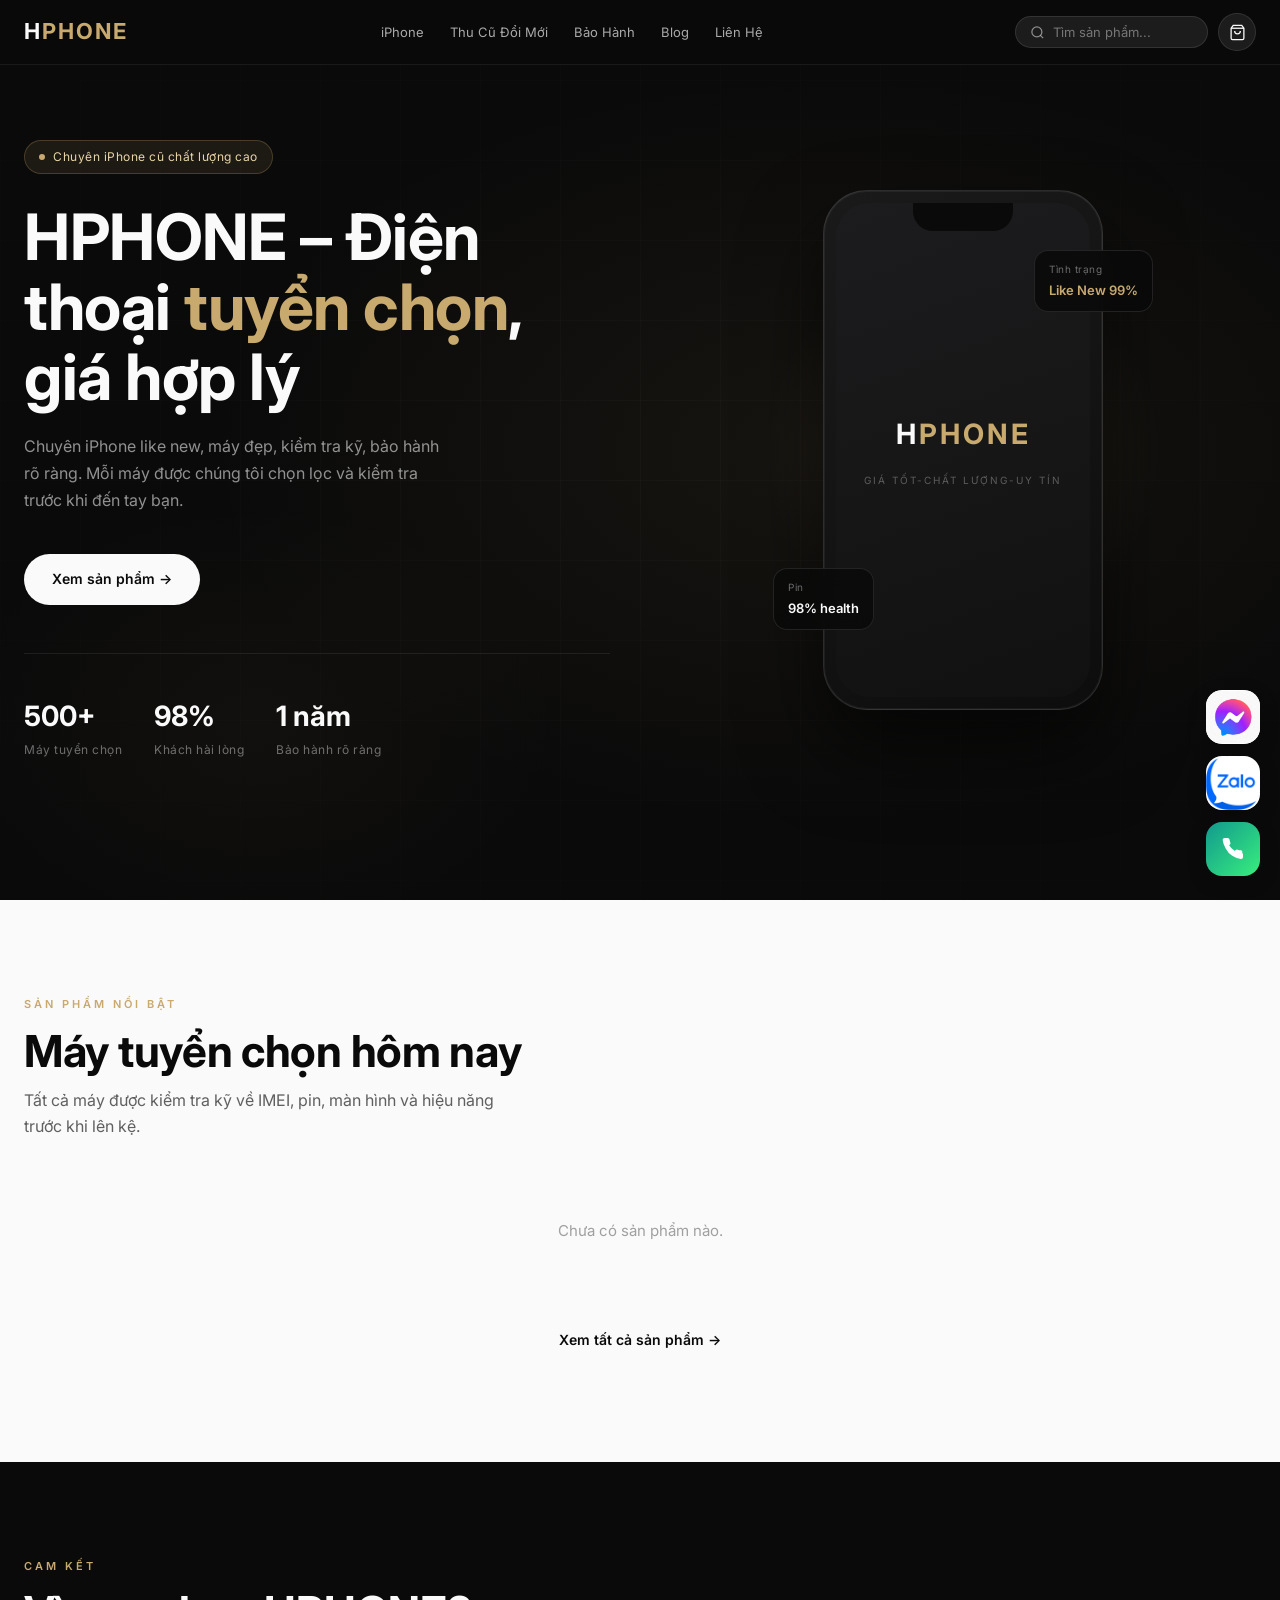
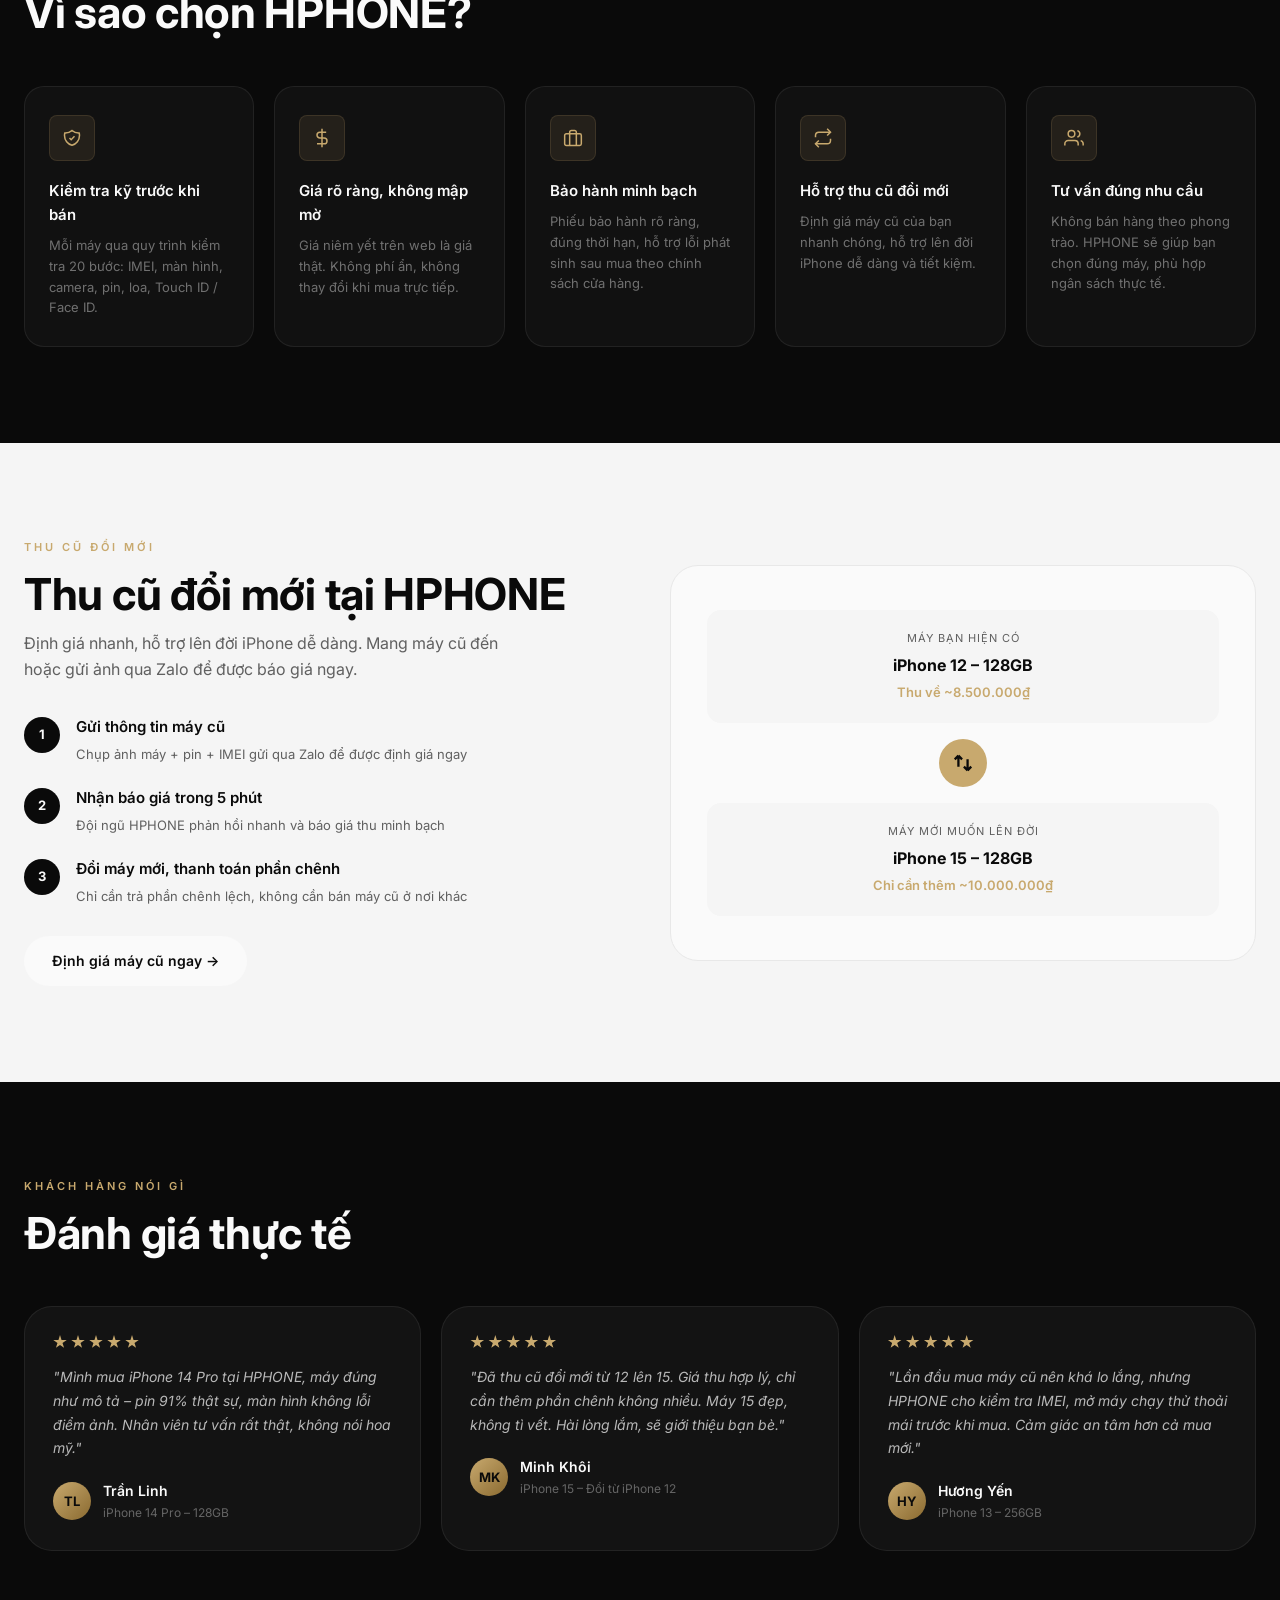
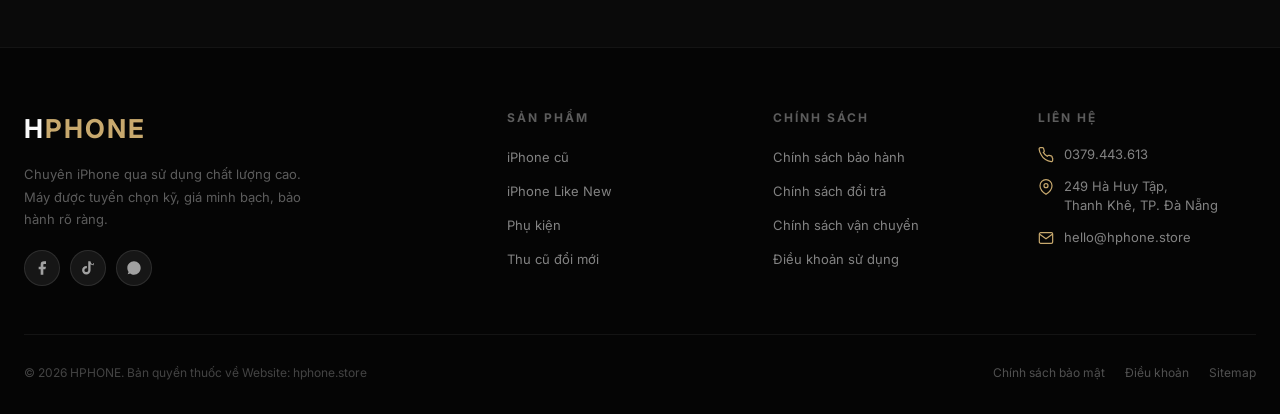
<file: index.html>
<!DOCTYPE html>
<html lang="vi">
<head>
<meta charset="UTF-8">
<link rel="icon" type="image/x-icon" href="/favicon.ico">
<link rel="icon" type="image/svg+xml" href="/favicon.svg">
<meta name="viewport" content="width=device-width, initial-scale=1.0">
<title>HPHONE – Điện thoại tuyển chọn, giá minh bạch</title>
<meta name="description" content="HPHONE chuyên iPhone cũ tuyển chọn, kiểm tra 20 bước, giá minh bạch, bảo hành rõ ràng. Mua bán, thu cũ đổi mới tại Đà Nẵng.">
<link rel="canonical" href="https://hphone.store/">
<meta property="og:type" content="website">
<meta property="og:site_name" content="HPHONE">
<meta property="og:title" content="HPHONE – Điện thoại tuyển chọn, giá minh bạch">
<meta property="og:description" content="HPHONE chuyên iPhone cũ tuyển chọn, kiểm tra 20 bước, giá minh bạch, bảo hành rõ ràng. Mua bán, thu cũ đổi mới tại Đà Nẵng.">
<meta property="og:url" content="https://hphone.store/">
<meta name="twitter:card" content="summary">
<meta name="twitter:title" content="HPHONE – Điện thoại tuyển chọn, giá minh bạch">
<meta name="twitter:description" content="HPHONE chuyên iPhone cũ tuyển chọn, kiểm tra 20 bước, giá minh bạch, bảo hành rõ ràng.">
<link rel="preconnect" href="https://fonts.googleapis.com">
<link rel="preconnect" href="https://fonts.gstatic.com" crossorigin>
<link rel="preload" as="style" href="https://fonts.googleapis.com/css2?family=Inter:wght@400;500;600;700&display=swap" onload="this.onload=null;this.rel='stylesheet'"><noscript><link rel="stylesheet" href="https://fonts.googleapis.com/css2?family=Inter:wght@400;500;600;700&display=swap"></noscript>
<link rel="stylesheet" href="/assets/style.css">
<style>
/* ── NAV ── */
nav{position:fixed;top:0;left:0;right:0;z-index:100;background:rgba(10,10,10,0.92);backdrop-filter:blur(20px);-webkit-backdrop-filter:blur(20px);border-bottom:1px solid rgba(255,255,255,0.07)}
.nav-inner{max-width:1280px;margin:0 auto;padding:0 24px;display:flex;align-items:center;gap:20px;height:64px}
.logo{font-family:var(--font-display);font-size:22px;font-weight:700;color:var(--white);letter-spacing:2px;text-decoration:none;flex-shrink:0}
.logo span{color:var(--accent)}
.nav-links{display:flex;gap:2px;flex:1;justify-content:center}
.nav-links a{font-size:13px;font-weight:400;color:rgba(255,255,255,0.65);text-decoration:none;padding:6px 12px;border-radius:var(--radius-sm);transition:var(--transition);white-space:nowrap}
.nav-links a:hover{color:var(--white);background:rgba(255,255,255,0.08)}
.nav-right{display:flex;align-items:center;gap:10px;flex-shrink:0}
.nav-search{display:flex;align-items:center;gap:8px;background:rgba(255,255,255,0.08);border:1px solid rgba(255,255,255,0.1);border-radius:30px;padding:7px 14px;transition:var(--transition)}
.nav-search:hover{background:rgba(255,255,255,0.12)}
.nav-search input{background:none;border:none;outline:none;color:var(--white);font-size:13px;font-family:var(--font-body);width:140px}
.nav-search input::placeholder{color:rgba(255,255,255,0.4)}
.nav-search svg{width:15px;height:15px;stroke:rgba(255,255,255,0.5);flex-shrink:0}
.nav-icon-btn{width:38px;height:38px;border-radius:50%;background:rgba(255,255,255,0.08);border:1px solid rgba(255,255,255,0.1);display:flex;align-items:center;justify-content:center;cursor:pointer;transition:var(--transition);text-decoration:none;color:var(--white);position:relative}
.nav-icon-btn:hover{background:rgba(255,255,255,0.15)}
.nav-icon-btn svg{width:17px;height:17px;stroke:currentColor;fill:none;stroke-width:1.8}
.cart-badge{position:absolute;top:-4px;right:-4px;background:var(--accent);color:var(--black);font-size:10px;font-weight:700;width:18px;height:18px;border-radius:50%;display:none;align-items:center;justify-content:center}
.zalo-btn{background:linear-gradient(135deg,#0068ff,#0052cc);border:none;padding:7px 14px;border-radius:30px;font-size:12px;font-weight:500;color:var(--white);cursor:pointer;white-space:nowrap;transition:var(--transition);text-decoration:none;display:flex;align-items:center;gap:6px}
.zalo-btn:hover{opacity:0.85;transform:translateY(-1px)}

/* ── HERO ── */
.hero{min-height:100vh;background:var(--black);display:flex;align-items:center;position:relative;overflow:hidden;padding-top:0}
.hero-bg{position:absolute;inset:0;background:radial-gradient(ellipse 70% 60% at 65% 50%, rgba(200,169,110,0.07) 0%, transparent 70%),radial-gradient(ellipse 40% 40% at 20% 80%, rgba(200,169,110,0.04) 0%, transparent 60%)}
.hero-grid{position:absolute;inset:0;background-image:linear-gradient(rgba(255,255,255,0.025) 1px,transparent 1px),linear-gradient(90deg,rgba(255,255,255,0.025) 1px,transparent 1px);background-size:80px 80px;mask-image:radial-gradient(ellipse 80% 80% at 50% 50%, black 0%, transparent 100%)}
.hero-inner{max-width:1280px;margin:0 auto;padding:0 24px;display:grid;grid-template-columns:1fr 1fr;gap:60px;align-items:center;width:100%;position:relative;z-index:2}
.hero-badge{display:inline-flex;align-items:center;gap:8px;background:rgba(200,169,110,0.1);border:1px solid rgba(200,169,110,0.25);border-radius:30px;padding:6px 14px;font-size:12px;color:var(--accent-light);letter-spacing:0.5px;margin-bottom:28px}
.hero-badge::before{content:'';width:6px;height:6px;border-radius:50%;background:var(--accent);flex-shrink:0;animation:pulse 2s infinite}
@keyframes pulse{0%,100%{opacity:1;transform:scale(1)}50%{opacity:0.5;transform:scale(0.8)}}
.hero h1{font-family:var(--font-display);font-size:clamp(38px,5vw,64px);font-weight:700;color:var(--white);line-height:1.1;letter-spacing:-0.5px;margin-bottom:20px}
.hero h1 em{font-style:normal;color:var(--accent)}
.hero-sub{font-size:16px;color:rgba(255,255,255,0.55);line-height:1.7;margin-bottom:40px;max-width:420px}
.hero-ctas{display:flex;gap:14px;flex-wrap:wrap}
.btn-primary{background:var(--white);color:var(--black);font-family:var(--font-body);font-size:14px;font-weight:600;padding:14px 28px;border-radius:30px;border:none;cursor:pointer;transition:var(--transition);text-decoration:none;display:inline-flex;align-items:center;gap:8px;white-space:nowrap}
.btn-primary:hover{background:var(--accent-light);transform:translateY(-2px)}
.btn-outline{background:transparent;color:var(--white);font-family:var(--font-body);font-size:14px;font-weight:500;padding:13px 28px;border-radius:30px;border:1px solid rgba(255,255,255,0.25);cursor:pointer;transition:var(--transition);text-decoration:none;display:inline-flex;align-items:center;gap:8px;white-space:nowrap}
.btn-outline:hover{background:rgba(255,255,255,0.08);border-color:rgba(255,255,255,0.4)}
.hero-stats{display:flex;gap:32px;margin-top:48px;padding-top:40px;border-top:1px solid rgba(255,255,255,0.08)}
.hero-stat-num{font-family:var(--font-display);font-size:28px;font-weight:700;color:var(--white)}
.hero-stat-label{font-size:12px;color:rgba(255,255,255,0.4);letter-spacing:0.5px;margin-top:2px}
.hero-visual{position:relative;display:flex;align-items:center;justify-content:center}
.hero-phone-wrap{position:relative;width:280px;height:520px;margin:0 auto}
.hero-phone{width:100%;height:100%;background:linear-gradient(145deg,#1a1a1a,#0d0d0d);border-radius:44px;border:1px solid rgba(255,255,255,0.12);position:relative;overflow:hidden;box-shadow:0 40px 80px rgba(0,0,0,0.6),0 0 0 1px rgba(255,255,255,0.05) inset}
.phone-screen{position:absolute;inset:12px;border-radius:34px;background:linear-gradient(160deg,#1c1c1e,#111);overflow:hidden;display:flex;flex-direction:column;align-items:center;justify-content:center;gap:16px}
.phone-notch{position:absolute;top:0;left:50%;transform:translateX(-50%);width:100px;height:28px;background:#0a0a0a;border-radius:0 0 20px 20px;z-index:2}
.phone-logo{font-family:var(--font-display);font-size:28px;font-weight:700;color:var(--white);letter-spacing:3px}
.phone-logo span{color:var(--accent)}
.phone-tag{font-size:10px;color:rgba(255,255,255,0.3);letter-spacing:2px;text-transform:uppercase}
.phone-badge-float{position:absolute;background:rgba(10,10,10,0.85);backdrop-filter:blur(10px);border:1px solid rgba(255,255,255,0.1);border-radius:var(--radius-md);padding:10px 14px;display:flex;flex-direction:column;gap:3px}
.phone-badge-float.top-right{top:60px;right:-50px;animation:floatY 3s ease-in-out infinite}
.phone-badge-float.bottom-left{bottom:80px;left:-50px;animation:floatY 3s ease-in-out infinite 1.5s}
@keyframes floatY{0%,100%{transform:translateY(0)}50%{transform:translateY(-8px)}}
.float-label{font-size:10px;color:rgba(255,255,255,0.4);letter-spacing:0.5px}
.float-value{font-size:13px;font-weight:600;color:var(--white)}
.float-value.gold{color:var(--accent)}
.hero-glow{position:absolute;width:400px;height:400px;border-radius:50%;background:radial-gradient(circle, rgba(200,169,110,0.12) 0%, transparent 70%);left:50%;top:50%;transform:translate(-50%,-50%);pointer-events:none}

/* ── SECTIONS COMMON ── */
.section{padding:96px 24px}
.section-inner{max-width:1280px;margin:0 auto}
.section-label{font-size:11px;font-weight:600;letter-spacing:3px;text-transform:uppercase;color:var(--accent);margin-bottom:12px}
.section-title{font-family:var(--font-display);font-size:clamp(28px,3.5vw,44px);font-weight:700;color:var(--black);line-height:1.15;letter-spacing:-0.3px}
.section-sub{color:var(--gray-600);font-size:16px;margin-top:12px;max-width:500px;line-height:1.6}

/* ── CATEGORIES ── */
.cats-section{background:var(--black)}
.cats-section .section-title{color:var(--white)}
.cats-section .section-label{color:var(--accent)}
.cats-section .section-sub{color:rgba(255,255,255,0.4)}
.cats-header{display:flex;justify-content:space-between;align-items:flex-end;margin-bottom:48px;flex-wrap:wrap;gap:16px}
.cats-grid{display:grid;grid-template-columns:repeat(auto-fit,minmax(200px,1fr));gap:16px}
.cat-card{background:rgba(255,255,255,0.04);border:1px solid rgba(255,255,255,0.08);border-radius:var(--radius-lg);padding:28px 24px;cursor:pointer;transition:var(--transition);text-decoration:none;display:flex;flex-direction:column;gap:14px;position:relative;overflow:hidden}
.cat-card::before{content:'';position:absolute;inset:0;background:linear-gradient(135deg,rgba(200,169,110,0.08) 0%,transparent 60%);opacity:0;transition:var(--transition)}
.cat-card:hover{border-color:rgba(200,169,110,0.3);transform:translateY(-4px)}
.cat-card:hover::before{opacity:1}
.cat-icon{width:48px;height:48px;border-radius:var(--radius-sm);background:rgba(200,169,110,0.1);border:1px solid rgba(200,169,110,0.2);display:flex;align-items:center;justify-content:center}
.cat-icon svg{width:22px;height:22px;stroke:var(--accent);fill:none;stroke-width:1.8}
.cat-name{font-size:16px;font-weight:600;color:var(--white)}
.cat-count{font-size:12px;color:rgba(255,255,255,0.35)}
.cat-arrow{position:absolute;bottom:24px;right:24px;width:32px;height:32px;border-radius:50%;background:rgba(255,255,255,0.06);border:1px solid rgba(255,255,255,0.1);display:flex;align-items:center;justify-content:center;transition:var(--transition)}
.cat-card:hover .cat-arrow{background:var(--accent);border-color:var(--accent)}
.cat-arrow svg{width:14px;height:14px;stroke:rgba(255,255,255,0.5);transition:var(--transition)}
.cat-card:hover .cat-arrow svg{stroke:var(--black)}

/* ── PRODUCTS ── */
.products-grid{display:grid;grid-template-columns:repeat(auto-fill,minmax(260px,1fr));gap:20px;margin-top:48px}
.product-card{background:var(--white);border:1px solid var(--gray-200);border-radius:var(--radius-xl);overflow:hidden;transition:var(--transition);cursor:pointer;position:relative}
.product-card:hover{border-color:var(--gray-400);transform:translateY(-6px);box-shadow:0 20px 40px rgba(0,0,0,0.1)}
.product-img{background:linear-gradient(135deg,var(--gray-100),var(--gray-200));aspect-ratio:1;display:flex;align-items:center;justify-content:center;position:relative;overflow:hidden}
.product-img-inner{width:70%;height:70%;background:linear-gradient(145deg,#2a2a2a,#1a1a1a);border-radius:24px;display:flex;align-items:center;justify-content:center;box-shadow:0 10px 30px rgba(0,0,0,0.25);transition:var(--transition);position:relative}
.product-card:hover .product-img-inner{transform:scale(1.04)}
.product-img-inner::after{content:'';position:absolute;inset:0;border-radius:24px;background:linear-gradient(145deg,rgba(255,255,255,0.06) 0%,transparent 50%)}
.product-model-label{font-family:var(--font-display);font-size:14px;font-weight:600;color:rgba(255,255,255,0.8);letter-spacing:1px}
.product-badge{position:absolute;top:14px;left:14px;background:var(--black);color:var(--white);font-size:10px;font-weight:600;letter-spacing:1px;padding:4px 10px;border-radius:30px;text-transform:uppercase}
.product-badge.like-new{background:var(--accent);color:var(--black)}
.product-body{padding:20px}
.product-name{font-size:15px;font-weight:600;color:var(--black);margin-bottom:10px}
.product-specs{display:flex;flex-wrap:wrap;gap:6px;margin-bottom:14px}
.spec-tag{font-size:11px;font-weight:500;color:var(--gray-600);background:var(--gray-100);border-radius:6px;padding:3px 8px}
.spec-tag.highlight{background:rgba(200,169,110,0.12);color:#8a6a30}
.price-meta{display:flex;align-items:center;gap:7px;margin-bottom:4px;min-height:20px}
.price-old{font-size:13px;font-weight:400;color:var(--gray-400);text-decoration:line-through}
.price-disc{font-size:11px;font-weight:700;color:#fff;background:#e03e3e;border-radius:20px;padding:2px 8px;letter-spacing:0.2px}
.product-price{font-family:var(--font-display);font-size:22px;font-weight:700;color:var(--black);margin-bottom:14px}
.product-price .currency{font-family:var(--font-body);font-size:13px;font-weight:500;color:var(--gray-600);margin-left:2px}
.product-name a{color:inherit;text-decoration:none}
.product-name a:hover{color:var(--accent)}
.btn-cart-icon{position:absolute;top:12px;right:12px;width:34px;height:34px;border-radius:50%;background:rgba(255,255,255,0.92);backdrop-filter:blur(6px);border:none;cursor:pointer;display:flex;align-items:center;justify-content:center;opacity:0;transform:scale(0.85);transition:var(--transition);z-index:2;box-shadow:0 2px 8px rgba(0,0,0,0.15)}
.product-card:hover .btn-cart-icon{opacity:1;transform:scale(1)}
.btn-cart-icon:hover{background:#fff;box-shadow:0 4px 14px rgba(0,0,0,0.2);transform:scale(1.1)!important}
.btn-cart-icon svg{width:15px;height:15px;stroke:var(--black);fill:none;stroke-width:2}
.products-more{display:flex;justify-content:center;margin-top:40px}

/* ── TRUST ── */
.trust-section{background:var(--black);overflow:hidden}
.trust-section .section-title{color:var(--white)}
.trust-section .section-label{color:var(--accent)}
.trust-grid{display:grid;grid-template-columns:repeat(auto-fit,minmax(220px,1fr));gap:20px;margin-top:48px}
.trust-item{background:rgba(255,255,255,0.03);border:1px solid rgba(255,255,255,0.07);border-radius:var(--radius-lg);padding:28px 24px;transition:var(--transition)}
.trust-item:hover{background:rgba(200,169,110,0.05);border-color:rgba(200,169,110,0.2)}
.trust-num{font-family:var(--font-display);font-size:36px;font-weight:700;color:var(--accent);margin-bottom:4px}
.trust-item-title{font-size:15px;font-weight:600;color:var(--white);margin-bottom:8px}
.trust-item-desc{font-size:13px;color:rgba(255,255,255,0.4);line-height:1.6}
.trust-icon-wrap{width:46px;height:46px;border-radius:var(--radius-sm);background:rgba(200,169,110,0.1);border:1px solid rgba(200,169,110,0.15);display:flex;align-items:center;justify-content:center;margin-bottom:18px}
.trust-icon-wrap svg{width:20px;height:20px;stroke:var(--accent);fill:none;stroke-width:1.8}

/* ── TRADE-IN ── */
.tradein-section{background:var(--gray-100)}
.tradein-inner{display:grid;grid-template-columns:1fr 1fr;gap:60px;align-items:center}
.tradein-steps{display:flex;flex-direction:column;gap:20px;margin-top:32px}
.tradein-step{display:flex;gap:16px;align-items:flex-start}
.step-num{width:36px;height:36px;border-radius:50%;background:var(--black);color:var(--white);font-size:13px;font-weight:700;display:flex;align-items:center;justify-content:center;flex-shrink:0;margin-top:2px}
.step-text strong{display:block;font-size:15px;font-weight:600;color:var(--black);margin-bottom:3px}
.step-text span{font-size:13px;color:var(--gray-600)}
.tradein-visual{background:var(--white);border-radius:var(--radius-xl);padding:36px;border:1px solid var(--gray-200);text-align:center}
.tradein-arrow{width:48px;height:48px;background:var(--accent);border-radius:50%;margin:16px auto;display:flex;align-items:center;justify-content:center}
.tradein-arrow svg{width:22px;height:22px;stroke:var(--black);fill:none;stroke-width:2.5}
.tradein-phone-box{background:var(--gray-100);border-radius:var(--radius-md);padding:20px;margin:8px 0}
.tradein-phone-box .label{font-size:11px;color:var(--gray-600);letter-spacing:1px;text-transform:uppercase;margin-bottom:6px}
.tradein-phone-box .name{font-size:16px;font-weight:700;color:var(--black)}
.tradein-phone-box .price{font-size:13px;color:var(--accent);font-weight:600;margin-top:3px}

/* ── WARRANTY ── */
.warranty-cards{display:grid;grid-template-columns:repeat(auto-fit,minmax(240px,1fr));gap:20px;margin-top:48px}
.warranty-card{background:var(--white);border:1px solid var(--gray-200);border-radius:var(--radius-xl);padding:32px;transition:var(--transition);position:relative;overflow:hidden}
.warranty-card::after{content:'';position:absolute;top:0;left:0;right:0;height:3px;background:linear-gradient(90deg,var(--accent),var(--accent-light))}
.warranty-card:hover{box-shadow:0 12px 32px rgba(0,0,0,0.08);transform:translateY(-4px)}
.warranty-icon{width:52px;height:52px;border-radius:var(--radius-md);background:var(--gray-100);display:flex;align-items:center;justify-content:center;margin-bottom:20px}
.warranty-icon svg{width:24px;height:24px;stroke:var(--black);fill:none;stroke-width:1.8}
.warranty-card h3{font-size:16px;font-weight:700;color:var(--black);margin-bottom:8px}
.warranty-card p{font-size:13px;color:var(--gray-600);line-height:1.7}

/* ── REVIEWS ── */
.reviews-section{background:var(--black)}
.reviews-section .section-title{color:var(--white)}
.reviews-section .section-label{color:var(--accent)}
.reviews-grid{display:grid;grid-template-columns:repeat(auto-fit,minmax(280px,1fr));gap:20px;margin-top:48px}
.review-card{background:rgba(255,255,255,0.04);border:1px solid rgba(255,255,255,0.07);border-radius:var(--radius-xl);padding:28px;transition:var(--transition)}
.review-card:hover{background:rgba(255,255,255,0.06);border-color:rgba(255,255,255,0.12)}
.review-stars{display:flex;gap:4px;margin-bottom:16px}
.star{width:14px;height:14px;background:var(--accent);clip-path:polygon(50% 0%,61% 35%,98% 35%,68% 57%,79% 91%,50% 70%,21% 91%,32% 57%,2% 35%,39% 35%)}
.review-text{font-size:14px;color:rgba(255,255,255,0.7);line-height:1.7;margin-bottom:20px;font-style:italic}
.reviewer{display:flex;align-items:center;gap:12px}
.reviewer-avatar{width:38px;height:38px;border-radius:50%;background:linear-gradient(135deg,var(--accent),#8a6a30);display:flex;align-items:center;justify-content:center;font-size:13px;font-weight:700;color:var(--black);flex-shrink:0}
.reviewer-name{font-size:14px;font-weight:600;color:var(--white)}
.reviewer-product{font-size:12px;color:rgba(255,255,255,0.35)}

/* ── FLOATING CONTACT BUTTONS ── */
.float-contact{position:fixed;bottom:28px;right:24px;z-index:999;display:flex;flex-direction:column;align-items:flex-end;gap:12px}
.float-btn{width:52px;height:52px;border-radius:50%;display:flex;align-items:center;justify-content:center;text-decoration:none;box-shadow:0 4px 16px rgba(0,0,0,0.25);transition:transform 0.25s cubic-bezier(0.4,0,0.2,1),box-shadow 0.25s;position:relative;cursor:pointer;border:none}
.float-btn:hover{transform:translateY(-4px) scale(1.08);box-shadow:0 8px 28px rgba(0,0,0,0.3)}
.float-btn-label{position:absolute;right:62px;background:rgba(10,10,10,0.85);color:#fff;font-size:12px;font-weight:500;padding:5px 10px;border-radius:6px;white-space:nowrap;opacity:0;pointer-events:none;transition:opacity 0.2s;font-family:var(--font-body)}
.float-btn:hover .float-btn-label{opacity:1}
/* Messenger */
.float-messenger{background:linear-gradient(135deg,#00c6ff,#0068ff,#9b59b6)}
.float-messenger svg{width:26px;height:26px;fill:#fff}
/* Zalo */
.float-zalo{background:#0068ff}
.float-zalo svg{width:30px;height:30px;fill:#fff}
/* Phone */
.float-phone{background:linear-gradient(135deg,#11998e,#38ef7d)}
.float-phone svg{width:22px;height:22px;fill:#fff}
/* Pulse ring */
.float-phone::before{content:'';position:absolute;inset:-4px;border-radius:50%;border:2px solid rgba(56,239,125,0.5);animation:ring 1.8s ease-out infinite}
@keyframes ring{0%{transform:scale(1);opacity:0.8}100%{transform:scale(1.5);opacity:0}}

/* ── PRODUCT DETAIL MODAL ── */
.modal-overlay{position:fixed;inset:0;background:rgba(0,0,0,0.8);backdrop-filter:blur(8px);z-index:200;display:flex;align-items:center;justify-content:center;padding:24px;opacity:0;pointer-events:none;transition:var(--transition)}
.modal-overlay.active{opacity:1;pointer-events:all}
.modal{background:var(--white);border-radius:var(--radius-xl);max-width:900px;width:100%;max-height:90vh;overflow-y:auto;position:relative;transform:translateY(20px);transition:var(--transition)}
.modal-overlay.active .modal{transform:translateY(0)}
.modal-close{position:sticky;top:0;float:right;margin:16px 16px 0 0;width:36px;height:36px;border-radius:50%;background:var(--gray-100);border:none;cursor:pointer;font-size:18px;display:flex;align-items:center;justify-content:center;z-index:10;color:var(--black)}
.modal-close:hover{background:var(--gray-200)}
.modal-inner{padding:32px;padding-top:8px;display:grid;grid-template-columns:1fr 1fr;gap:40px}
.modal-gallery{background:var(--gray-100);border-radius:var(--radius-lg);aspect-ratio:1;display:flex;align-items:center;justify-content:center;flex-direction:column;gap:8px}
.modal-phone-img{width:58%;aspect-ratio:0.5;background:linear-gradient(145deg,#2a2a2a,#111);border-radius:30px;display:flex;align-items:center;justify-content:center;box-shadow:0 20px 50px rgba(0,0,0,0.4)}
.modal-phone-img span{font-family:var(--font-display);font-size:13px;font-weight:600;color:rgba(255,255,255,0.7);letter-spacing:2px}
.modal-thumbs{display:flex;gap:8px;margin-top:10px}
.modal-thumb{width:52px;height:52px;border-radius:var(--radius-sm);background:var(--gray-200);border:2px solid transparent;cursor:pointer;transition:var(--transition)}
.modal-thumb.active{border-color:var(--black)}

.modal-name{font-family:var(--font-display);font-size:26px;font-weight:700;color:var(--black);margin-bottom:6px}
.modal-price{font-size:28px;font-weight:700;color:var(--black);margin-bottom:20px;font-family:var(--font-display)}
.modal-price small{font-family:var(--font-body);font-size:14px;color:var(--gray-600)}
.modal-storage-grid{display:flex;flex-wrap:wrap;gap:8px;margin-bottom:20px}
.storage-btn{padding:8px 16px;border-radius:var(--radius-sm);border:1.5px solid var(--gray-200);background:var(--white);font-size:13px;font-weight:500;cursor:pointer;transition:var(--transition);color:var(--black)}
.storage-btn.active,.storage-btn:hover{border-color:var(--black);background:var(--black);color:var(--white)}
.modal-specs-table{width:100%;border-collapse:collapse;margin-bottom:24px}
.modal-specs-table tr{border-bottom:1px solid var(--gray-100)}
.modal-specs-table td{padding:9px 0;font-size:13px}
.modal-specs-table td:first-child{color:var(--gray-600);width:45%}
.modal-specs-table td:last-child{font-weight:500;color:var(--black)}
.modal-warranty-note{background:var(--gray-100);border-radius:var(--radius-md);padding:14px 16px;font-size:12px;color:var(--gray-600);line-height:1.6;margin-bottom:20px}
.modal-warranty-note strong{color:var(--black)}
.modal-ctas{display:flex;flex-direction:column;gap:10px}
.btn-buynow{width:100%;padding:14px;background:var(--black);color:var(--white);font-family:var(--font-body);font-size:15px;font-weight:600;border:none;border-radius:var(--radius-md);cursor:pointer;transition:var(--transition)}
.btn-buynow:hover{background:var(--gray-800)}
.btn-chat-ctas{display:flex;gap:8px}
.btn-zalo-full,.btn-mess-full{flex:1;padding:12px;font-family:var(--font-body);font-size:13px;font-weight:500;border-radius:var(--radius-md);cursor:pointer;transition:var(--transition);border:1.5px solid;display:flex;align-items:center;justify-content:center;gap:6px}
.btn-zalo-full{background:#e8f4ff;border-color:#b3d8ff;color:#0052cc}
.btn-zalo-full:hover{background:#d0eaff}
.btn-mess-full{background:#f0eaff;border-color:#c8b3ff;color:#5200cc}
.btn-mess-full:hover{background:#e4d8ff}
.modal-included{font-size:12px;color:var(--gray-600);margin-top:12px;line-height:1.7}
.modal-included strong{color:var(--black)}

/* ── FOOTER ── */
footer{background:#050505;padding:60px 24px 32px;border-top:1px solid rgba(255,255,255,0.06)}
.footer-inner{max-width:1280px;margin:0 auto}
.footer-top{display:grid;grid-template-columns:2fr 1fr 1fr 1fr;gap:48px;margin-bottom:48px}
.footer-logo{font-family:var(--font-display);font-size:26px;font-weight:700;color:var(--white);letter-spacing:2px;margin-bottom:14px}
.footer-logo span{color:var(--accent)}
.footer-desc{font-size:13px;color:rgba(255,255,255,0.35);line-height:1.7;max-width:300px;margin-bottom:20px}
.footer-social{display:flex;gap:10px}
.social-link{width:36px;height:36px;border-radius:50%;background:rgba(255,255,255,0.07);border:1px solid rgba(255,255,255,0.1);display:flex;align-items:center;justify-content:center;text-decoration:none;transition:var(--transition)}
.social-link:hover{background:rgba(200,169,110,0.15);border-color:rgba(200,169,110,0.3)}
.social-link svg{width:16px;height:16px;fill:rgba(255,255,255,0.6)}
.footer-col-title{font-size:12px;font-weight:700;letter-spacing:2px;text-transform:uppercase;color:rgba(255,255,255,0.35);margin-bottom:18px}
.footer-links{list-style:none;display:flex;flex-direction:column;gap:10px}
.footer-links a{font-size:13px;color:rgba(255,255,255,0.5);text-decoration:none;transition:var(--transition)}
.footer-links a:hover{color:var(--white)}
.footer-contact-item{display:flex;align-items:flex-start;gap:10px;margin-bottom:12px}
.footer-contact-item svg{width:16px;height:16px;stroke:var(--accent);fill:none;stroke-width:1.8;flex-shrink:0;margin-top:2px}
.footer-contact-item span{font-size:13px;color:rgba(255,255,255,0.5);line-height:1.5}
.footer-bottom{border-top:1px solid rgba(255,255,255,0.06);padding-top:28px;display:flex;justify-content:space-between;align-items:center;flex-wrap:gap;gap:12px}
.footer-copy{font-size:12px;color:rgba(255,255,255,0.25)}
.footer-policy{display:flex;gap:20px}
.footer-policy a{font-size:12px;color:rgba(255,255,255,0.3);text-decoration:none;transition:var(--transition)}
.footer-policy a:hover{color:rgba(255,255,255,0.6)}

/* ── ANNOUNCE BAR ── */

/* ── RESPONSIVE ── */
@media(max-width:1024px){
  .hero-inner{grid-template-columns:1fr;text-align:center;padding-top:40px}
  .hero-sub{margin:0 auto 40px}
  .hero-ctas{justify-content:center}
  .hero-stats{justify-content:center}
  .hero-visual{display:none}
  .tradein-inner{grid-template-columns:1fr}
  .modal-inner{grid-template-columns:1fr}
  .footer-top{grid-template-columns:1fr 1fr}
}
/* hero mobile nav — chỉ hiện trên mobile homepage */
.hero-mobile-nav{display:none}
@media(max-width:768px){
  .nav-links{display:none}
  .nav-search{display:none}
  .section{padding:64px 16px}
  .hero{min-height:100svh;min-height:100vh;align-items:flex-start}
  .hero-inner{padding-top:72px;gap:0}
  .footer-top{grid-template-columns:1fr}
  .nav-hamburger{display:none!important}
  .hero-mobile-nav{
    display:flex;
    flex-wrap:wrap;
    justify-content:center;
    gap:4px;
    margin-bottom:20px;
    padding-bottom:16px;
    border-bottom:1px solid rgba(255,255,255,0.08);
  }
  .hero-mobile-nav a{
    flex-shrink:0;
    font-size:13px;
    font-weight:500;
    color:rgba(255,255,255,0.6);
    text-decoration:none;
    padding:6px 14px;
    border-radius:20px;
    white-space:nowrap;
    transition:color 0.2s,background 0.2s;
  }
  .hero-mobile-nav a:hover{color:var(--white);background:rgba(255,255,255,0.08)}
}
@keyframes spin{to{transform:rotate(360deg)}}

/* ── SKELETON LOADING ── */
@keyframes shimmer{0%{background-position:-700px 0}100%{background-position:700px 0}}
.skeleton{background:linear-gradient(90deg,var(--gray-100) 25%,var(--gray-200) 50%,var(--gray-100) 75%);background-size:700px 100%;animation:shimmer 1.4s infinite linear;border-radius:var(--radius-sm)}
.skeleton-card{background:var(--white);border:1px solid var(--gray-200);border-radius:var(--radius-xl);overflow:hidden}
.skeleton-img{width:100%;aspect-ratio:1;background:linear-gradient(90deg,var(--gray-100) 25%,var(--gray-200) 50%,var(--gray-100) 75%);background-size:700px 100%;animation:shimmer 1.4s infinite linear}
.skeleton-body{padding:20px;display:flex;flex-direction:column;gap:10px}
.skeleton-line{height:14px;border-radius:4px}.skeleton-line.w80{width:80%}.skeleton-line.w50{width:50%}.skeleton-line.w60{width:60%}.skeleton-line.h22{height:22px}


/* ── MOBILE SEARCH ── */
.nav-search-btn{display:none;width:38px;height:38px;border-radius:50%;background:rgba(255,255,255,0.08);border:1px solid rgba(255,255,255,0.1);align-items:center;justify-content:center;cursor:pointer;flex-shrink:0;padding:0;color:var(--white)}
.nav-search-btn svg{width:17px;height:17px;stroke:currentColor;fill:none;stroke-width:2}

/* Mobile inline search trong navbar */
.mobile-nav-search{display:none;flex:1;align-items:center;gap:8px;background:rgba(255,255,255,0.1);border:1px solid rgba(255,255,255,0.15);border-radius:24px;padding:7px 12px;min-width:0}
.mobile-nav-search svg{width:15px;height:15px;stroke:rgba(255,255,255,0.55);fill:none;flex-shrink:0}
.mobile-nav-search input{background:none;border:none;outline:none;color:var(--white);font-size:14px;font-family:var(--font-body);width:100%;min-width:0}
.mobile-nav-search input::placeholder{color:rgba(255,255,255,0.4)}
.nav-cart-btn{display:flex}
.mobile-search-overlay{position:fixed;inset:0;z-index:200;background:rgba(0,0,0,0.75);backdrop-filter:blur(6px);-webkit-backdrop-filter:blur(6px);display:flex;flex-direction:column;opacity:0;pointer-events:none;transition:opacity 0.2s}
.mobile-search-overlay.open{opacity:1;pointer-events:all}
.mobile-search-bar{display:flex;align-items:center;gap:12px;background:#1a1a1a;border-bottom:1px solid rgba(255,255,255,0.1);padding:12px 16px}
.mobile-search-bar input{flex:1;background:none;border:none;outline:none;color:var(--white);font-size:16px;font-family:var(--font-body);caret-color:var(--accent)}
.mobile-search-bar input::placeholder{color:rgba(255,255,255,0.35)}
.mobile-search-bar svg{width:18px;height:18px;stroke:rgba(255,255,255,0.45);fill:none;stroke-width:2;flex-shrink:0}
.mobile-search-cancel{background:none;border:none;color:var(--accent);font-family:var(--font-body);font-size:14px;font-weight:600;cursor:pointer;padding:4px 0;flex-shrink:0}
.mobile-search-hints{padding:20px 16px}
.mobile-search-hint-title{font-size:11px;font-weight:600;letter-spacing:2px;text-transform:uppercase;color:rgba(255,255,255,0.3);margin-bottom:12px}
.mobile-search-tags{display:flex;flex-wrap:wrap;gap:8px}
.mobile-search-tag{background:rgba(255,255,255,0.07);border:1px solid rgba(255,255,255,0.1);border-radius:20px;padding:6px 14px;font-size:13px;color:rgba(255,255,255,0.65);cursor:pointer;transition:background 0.15s}
.mobile-search-tag:hover{background:rgba(255,255,255,0.12);color:var(--white)}
@media(max-width:768px){
  .mobile-nav-search{display:flex}
  .nav-links{display:none!important}
  .nav-search{display:none!important}
  .nav-hamburger{display:flex}
}
/* ── MOBILE HAMBURGER + DRAWER ── */
.nav-hamburger{display:none;width:38px;height:38px;border-radius:50%;background:rgba(255,255,255,0.08);border:1px solid rgba(255,255,255,0.1);align-items:center;justify-content:center;cursor:pointer;flex-shrink:0;padding:0}
.nav-hamburger svg{width:18px;height:18px;stroke:var(--white);fill:none;stroke-width:2;stroke-linecap:round}
.nav-hamburger .icon-close{display:none}
.nav-hamburger.open .icon-open{display:none}
.nav-hamburger.open .icon-close{display:block}
.mobile-drawer{position:fixed;top:0;left:0;right:0;bottom:0;z-index:999;display:flex;flex-direction:column;pointer-events:none}
.mobile-drawer-bg{position:absolute;inset:0;background:rgba(0,0,0,0.6);opacity:0;transition:opacity 0.3s;cursor:pointer}
.mobile-drawer-panel{position:absolute;top:0;right:0;width:min(320px,85vw);height:100%;background:#0f0f0f;border-left:1px solid rgba(255,255,255,0.08);display:flex;flex-direction:column;transform:translateX(100%);transition:transform 0.3s cubic-bezier(0.4,0,0.2,1);overflow-y:auto}
.mobile-drawer.open{pointer-events:all}
.mobile-drawer.open .mobile-drawer-bg{opacity:1}
.mobile-drawer.open .mobile-drawer-panel{transform:translateX(0)}
.mobile-drawer-head{display:flex;align-items:center;justify-content:space-between;padding:20px 20px 16px;border-bottom:1px solid rgba(255,255,255,0.07);flex-shrink:0}
.mobile-drawer-logo{font-family:var(--font-display);font-size:20px;font-weight:700;color:var(--white);letter-spacing:2px;text-decoration:none}
.mobile-drawer-logo span{color:var(--accent)}
.mobile-drawer-close{width:34px;height:34px;border-radius:50%;background:rgba(255,255,255,0.07);border:1px solid rgba(255,255,255,0.1);display:flex;align-items:center;justify-content:center;cursor:pointer;color:var(--white);flex-shrink:0}
.mobile-drawer-close svg{width:16px;height:16px;stroke:currentColor;fill:none;stroke-width:2;stroke-linecap:round}
.mobile-drawer-search{padding:16px 20px;border-bottom:1px solid rgba(255,255,255,0.07);flex-shrink:0}
.mobile-search-box{display:flex;align-items:center;gap:10px;background:rgba(255,255,255,0.07);border:1px solid rgba(255,255,255,0.1);border-radius:12px;padding:10px 14px}
.mobile-search-box svg{width:16px;height:16px;stroke:rgba(255,255,255,0.4);fill:none;stroke-width:2;flex-shrink:0}
.mobile-search-box input{background:none;border:none;outline:none;color:var(--white);font-size:14px;font-family:var(--font-body);width:100%}
.mobile-search-box input::placeholder{color:rgba(255,255,255,0.35)}
.mobile-drawer-nav{flex:1;padding:8px 0}
.mobile-nav-link{display:flex;align-items:center;gap:14px;padding:14px 20px;color:rgba(255,255,255,0.75);text-decoration:none;font-size:15px;font-weight:400;transition:background 0.15s,color 0.15s;border-left:3px solid transparent}
.mobile-nav-link:hover{background:rgba(255,255,255,0.05);color:var(--white)}
.mobile-nav-link.active{color:var(--accent);border-left-color:var(--accent);background:rgba(200,169,110,0.06)}
.mobile-nav-link svg{width:18px;height:18px;stroke:currentColor;fill:none;stroke-width:1.7;flex-shrink:0;opacity:0.7}
.mobile-drawer-footer{padding:16px 20px;border-top:1px solid rgba(255,255,255,0.07);flex-shrink:0}
.mobile-drawer-zalo{display:flex;align-items:center;justify-content:center;gap:8px;width:100%;padding:13px;background:linear-gradient(135deg,#0068ff,#0052cc);border:none;border-radius:12px;color:#fff;font-family:var(--font-body);font-size:14px;font-weight:600;cursor:pointer;text-decoration:none;transition:opacity 0.2s}
.mobile-drawer-zalo:hover{opacity:0.88}
.mobile-drawer-phone{display:flex;align-items:center;justify-content:center;gap:8px;margin-top:10px;padding:11px;background:rgba(255,255,255,0.05);border:1px solid rgba(255,255,255,0.1);border-radius:12px;color:rgba(255,255,255,0.75);font-size:14px;font-weight:500;text-decoration:none;transition:background 0.15s}
.mobile-drawer-phone:hover{background:rgba(255,255,255,0.09);color:var(--white)}
.mobile-drawer-phone svg,.mobile-drawer-zalo svg{width:17px;height:17px;fill:currentColor;flex-shrink:0}
body.drawer-open{overflow:hidden}

</style>
<link rel="preconnect" href="https://pkmigreebudnbfkujplu.supabase.co">
<link rel="dns-prefetch" href="https://pkmigreebudnbfkujplu.supabase.co">
<script>
const _SB_URL="https://pkmigreebudnbfkujplu.supabase.co";
const _SB_KEY="eyJhbGciOiJIUzI1NiIsInR5cCI6IkpXVCJ9.eyJpc3MiOiJzdXBhYmFzZSIsInJlZiI6InBrbWlncmVlYnVkbmJma3VqcGx1Iiwicm9sZSI6ImFub24iLCJpYXQiOjE3ODAwNTAyMjYsImV4cCI6MjA5NTYyNjIyNn0.Bb9Y6-FKshYfmxUrEU8GJfJKnnrbJ--vMtXzAwCHFns";
function createSbClient(url,key){var hdr={apikey:key,Authorization:'Bearer '+key};return{from:function(t){var _s='*',_f=[],_o='',_l='';var q={select:function(s){_s=s||'*';return q;},eq:function(c,v){_f.push(c+'=eq.'+encodeURIComponent(v));return q;},neq:function(c,v){_f.push(c+'=neq.'+encodeURIComponent(v));return q;},order:function(c,o){_o='order='+c+'.'+(o&&o.ascending===false?'desc':'asc');return q;},limit:function(n){_l='limit='+n;return q;},single:function(){return _r(true);},maybeSingle:function(){return _r(true);},then:function(a,b){return _r(false).then(a,b);},catch:function(b){return _r(false).catch(b);}};function _r(one){var p=['select='+encodeURIComponent(_s)].concat(_f);if(_o)p.push(_o);if(_l)p.push(_l);return fetch(url+'/rest/v1/'+t+'?'+p.join('&'),{headers:hdr}).then(function(r){if(!r.ok)return r.text().then(function(x){return{data:null,error:{message:x}};});return r.json().then(function(a){return{data:one?(a[0]||null):a,error:null};});}).catch(function(e){return{data:null,error:e};});}return q;}};}</script>
<script type="text/javascript">
    (function(c,l,a,r,i,t,y){
        c[a]=c[a]||function(){(c[a].q=c[a].q||[]).push(arguments)};
        t=l.createElement(r);t.async=1;t.src="https://www.clarity.ms/tag/"+i;
        y=l.getElementsByTagName(r)[0];y.parentNode.insertBefore(t,y);
    })(window, document, "clarity", "script", "xe4466lyyp");
</script>
</head>
<body>

<!-- Announce Bar -->

<!-- NAV -->
<nav>
  <div class="nav-inner">
    <a href="index.html" class="logo">H<span>PHONE</span></a>
    <div class="nav-links">
      <a href="danh-sach-san-pham.html">iPhone</a>
      <a href="thu-cu-doi-moi.html">Thu Cũ Đổi Mới</a>
      <a href="bao-hanh.html">Bảo Hành</a>
      <a href="blog.html">Blog</a>
      <a href="lien-he.html">Liên Hệ</a>
    </div>
    <div class="nav-right">
      <div class="nav-search" id="navSearchBox">
        <svg viewBox="0 0 24 24" fill="none" stroke-width="2" style="cursor:pointer" id="navSearchIcon"><circle cx="11" cy="11" r="8"/><path d="m21 21-4.35-4.35"/></svg>
        <input type="text" placeholder="Tìm sản phẩm..." id="navSearchInput" autocomplete="off">
      </div>
      <!-- Mobile inline search bar (thay thế 2 icon cũ) -->
      <div class="mobile-nav-search" id="mobileNavSearch">
        <svg viewBox="0 0 24 24" fill="none" stroke-width="2" id="mobileNavSearchIcon" style="cursor:pointer"><circle cx="11" cy="11" r="8"/><path d="m21 21-4.35-4.35"/></svg>
        <input type="text" id="mobileNavSearchInput" placeholder="Tìm iPhone..." autocomplete="off" autocorrect="off" spellcheck="false">
      </div>
      <a href="gio-hang.html" class="nav-icon-btn nav-cart-btn" aria-label="Giỏ hàng">
        <svg viewBox="0 0 24 24"><path d="M6 2 3 6v14a2 2 0 0 0 2 2h14a2 2 0 0 0 2-2V6l-3-4z"/><line x1="3" y1="6" x2="21" y2="6"/><path d="M16 10a4 4 0 0 1-8 0"/></svg>
        <span class="cart-badge" id="cartBadge"></span>
      </a>
      <button class="nav-hamburger" id="navHamburger" aria-label="Mở menu">
        <svg viewBox="0 0 24 24" class="icon-open"><line x1="3" y1="6" x2="21" y2="6"/><line x1="3" y1="12" x2="21" y2="12"/><line x1="3" y1="18" x2="21" y2="18"/></svg>
        <svg viewBox="0 0 24 24" class="icon-close"><line x1="18" y1="6" x2="6" y2="18"/><line x1="6" y1="6" x2="18" y2="18"/></svg>
      </button>
    </div>
  </div>
</nav>
<!-- MOBILE SEARCH OVERLAY -->
<div class="mobile-search-overlay" id="mobileSearchOverlay">
  <div class="mobile-search-bar">
    <svg viewBox="0 0 24 24" style="width:18px;height:18px;stroke:rgba(255,255,255,0.45);fill:none;stroke-width:2;flex-shrink:0"><circle cx="11" cy="11" r="8"/><path d="m21 21-4.35-4.35"/></svg>
    <input type="text" id="mobileSearchInput" placeholder="Tìm iPhone, model, dung lượng..." autocomplete="off" autocorrect="off" spellcheck="false">
    <button class="mobile-search-cancel" id="mobileSearchCancel">Huỷ</button>
  </div>
  <div class="mobile-search-hints">
    <div class="mobile-search-hint-title">Tìm kiếm phổ biến</div>
    <div class="mobile-search-tags">
      <span class="mobile-search-tag" onclick="doMobileSearch('iPhone 15 Pro Max')">iPhone 15 Pro Max</span>
      <span class="mobile-search-tag" onclick="doMobileSearch('iPhone 14')">iPhone 14</span>
      <span class="mobile-search-tag" onclick="doMobileSearch('iPhone 13')">iPhone 13</span>
      <span class="mobile-search-tag" onclick="doMobileSearch('Like New')">Like New</span>
      <span class="mobile-search-tag" onclick="doMobileSearch('256GB')">256GB</span>
      <span class="mobile-search-tag" onclick="doMobileSearch('iPhone 12')">iPhone 12</span>
    </div>
  </div>
</div>


<!-- HERO -->
<section class="hero">
  <div class="hero-bg"></div>
  <div class="hero-grid"></div>
  <div class="hero-inner">
    <div class="hero-mobile-nav">
      <a href="/thu-cu-doi-moi.html">Thu Cũ Đổi Mới</a>
      <a href="/bao-hanh.html">Bảo Hành</a>
      <a href="/blog.html">Blog</a>
      <a href="/lien-he.html">Liên Hệ</a>
    </div>
    <div class="hero-content">
      <div class="hero-badge">Chuyên iPhone cũ chất lượng cao</div>
      <h1>HPHONE – Điện thoại <em>tuyển chọn</em>, giá hợp lý</h1>
      <p class="hero-sub">Chuyên iPhone like new, máy đẹp, kiểm tra kỹ, bảo hành rõ ràng. Mỗi máy được chúng tôi chọn lọc và kiểm tra trước khi đến tay bạn.</p>
      <div class="hero-ctas">
        <a href="#products" class="btn-primary">Xem sản phẩm →</a>
      </div>
      <div class="hero-stats">
        <div>
          <div class="hero-stat-num">500+</div>
          <div class="hero-stat-label">Máy tuyển chọn</div>
        </div>
        <div>
          <div class="hero-stat-num">98%</div>
          <div class="hero-stat-label">Khách hài lòng</div>
        </div>
        <div>
          <div class="hero-stat-num">1 năm</div>
          <div class="hero-stat-label">Bảo hành rõ ràng</div>
        </div>
      </div>
    </div>
    <div class="hero-visual">
      <div class="hero-glow"></div>
      <div class="hero-phone-wrap">
        <div class="hero-phone">
          <div class="phone-screen">
            <div class="phone-notch"></div>
            <div class="phone-logo">H<span>PHONE</span></div>
            <div class="phone-tag">Giá tốt-Chất Lượng-Uy Tín </div>
          </div>
        </div>
        <div class="phone-badge-float top-right">
          <div class="float-label">Tình trạng</div>
          <div class="float-value gold">Like New 99%</div>
        </div>
        <div class="phone-badge-float bottom-left">
          <div class="float-label">Pin</div>
          <div class="float-value">98% health</div>
        </div>
      </div>
    </div>
  </div>
</section>



<!-- PRODUCTS -->
<section class="section" id="products">
  <div class="section-inner">
    <div class="section-label">Sản phẩm nổi bật</div>
    <h2 class="section-title">Máy tuyển chọn hôm nay</h2>
    <p class="section-sub">Tất cả máy được kiểm tra kỹ về IMEI, pin, màn hình và hiệu năng trước khi lên kệ.</p>
    <div class="products-grid" id="homeProductGrid">
      <!-- Skeleton placeholders hiển thị ngay lập tức trong khi chờ data -->
      <div style="grid-column:1/-1">
        <div style="height:20px;width:160px;margin-bottom:16px;border-radius:4px" class="skeleton"></div>
        <div class="series-grid" id="skeletonGrid">
          <!-- 8 skeleton cards -->
          <div class="skeleton-card"><div class="skeleton-img"></div><div class="skeleton-body"><div class="skeleton skeleton-line w80"></div><div style="display:flex;gap:6px"><div class="skeleton skeleton-line" style="width:52px;height:22px"></div><div class="skeleton skeleton-line" style="width:68px;height:22px"></div></div><div class="skeleton skeleton-line h22 w60"></div></div></div>
          <div class="skeleton-card"><div class="skeleton-img"></div><div class="skeleton-body"><div class="skeleton skeleton-line w80"></div><div style="display:flex;gap:6px"><div class="skeleton skeleton-line" style="width:52px;height:22px"></div><div class="skeleton skeleton-line" style="width:68px;height:22px"></div></div><div class="skeleton skeleton-line h22 w60"></div></div></div>
          <div class="skeleton-card"><div class="skeleton-img"></div><div class="skeleton-body"><div class="skeleton skeleton-line w80"></div><div style="display:flex;gap:6px"><div class="skeleton skeleton-line" style="width:52px;height:22px"></div><div class="skeleton skeleton-line" style="width:68px;height:22px"></div></div><div class="skeleton skeleton-line h22 w60"></div></div></div>
          <div class="skeleton-card"><div class="skeleton-img"></div><div class="skeleton-body"><div class="skeleton skeleton-line w80"></div><div style="display:flex;gap:6px"><div class="skeleton skeleton-line" style="width:52px;height:22px"></div><div class="skeleton skeleton-line" style="width:68px;height:22px"></div></div><div class="skeleton skeleton-line h22 w60"></div></div></div>
          <div class="skeleton-card"><div class="skeleton-img"></div><div class="skeleton-body"><div class="skeleton skeleton-line w80"></div><div style="display:flex;gap:6px"><div class="skeleton skeleton-line" style="width:52px;height:22px"></div><div class="skeleton skeleton-line" style="width:68px;height:22px"></div></div><div class="skeleton skeleton-line h22 w60"></div></div></div>
          <div class="skeleton-card"><div class="skeleton-img"></div><div class="skeleton-body"><div class="skeleton skeleton-line w80"></div><div style="display:flex;gap:6px"><div class="skeleton skeleton-line" style="width:52px;height:22px"></div><div class="skeleton skeleton-line" style="width:68px;height:22px"></div></div><div class="skeleton skeleton-line h22 w60"></div></div></div>
          <div class="skeleton-card"><div class="skeleton-img"></div><div class="skeleton-body"><div class="skeleton skeleton-line w80"></div><div style="display:flex;gap:6px"><div class="skeleton skeleton-line" style="width:52px;height:22px"></div><div class="skeleton skeleton-line" style="width:68px;height:22px"></div></div><div class="skeleton skeleton-line h22 w60"></div></div></div>
          <div class="skeleton-card"><div class="skeleton-img"></div><div class="skeleton-body"><div class="skeleton skeleton-line w80"></div><div style="display:flex;gap:6px"><div class="skeleton skeleton-line" style="width:52px;height:22px"></div><div class="skeleton skeleton-line" style="width:68px;height:22px"></div></div><div class="skeleton skeleton-line h22 w60"></div></div></div>
        </div>
      </div>
    </div>
    <div class="products-more">
      <a href="danh-sach-san-pham.html" class="btn-primary">Xem tất cả sản phẩm →</a>
    </div>
  </div>
</section>

<!-- TRUST -->
<section class="section trust-section">
  <div class="section-inner">
    <div class="section-label">Cam kết</div>
    <h2 class="section-title" style="color:var(--white)">Vì sao chọn HPHONE?</h2>
    <div class="trust-grid">
      <div class="trust-item">
        <div class="trust-icon-wrap"><svg viewBox="0 0 24 24"><path d="M9 12l2 2 4-4"/><path d="M20.618 5.984A11.955 11.955 0 0 1 12 2.944a11.955 11.955 0 0 1-8.618 3.04A12.02 12.02 0 0 0 3 9c0 5.591 3.824 10.29 9 11.622C17.176 19.29 21 14.59 21 9a12.02 12.02 0 0 0-.382-3.016z"/></svg></div>
        <div class="trust-item-title">Kiểm tra kỹ trước khi bán</div>
        <div class="trust-item-desc">Mỗi máy qua quy trình kiểm tra 20 bước: IMEI, màn hình, camera, pin, loa, Touch ID / Face ID.</div>
      </div>
      <div class="trust-item">
        <div class="trust-icon-wrap"><svg viewBox="0 0 24 24"><line x1="12" y1="1" x2="12" y2="23"/><path d="M17 5H9.5a3.5 3.5 0 0 0 0 7h5a3.5 3.5 0 0 1 0 7H6"/></svg></div>
        <div class="trust-item-title">Giá rõ ràng, không mập mờ</div>
        <div class="trust-item-desc">Giá niêm yết trên web là giá thật. Không phí ẩn, không thay đổi khi mua trực tiếp.</div>
      </div>
      <div class="trust-item">
        <div class="trust-icon-wrap"><svg viewBox="0 0 24 24"><rect x="2" y="7" width="20" height="14" rx="2"/><path d="M16 21V5a2 2 0 0 0-2-2h-4a2 2 0 0 0-2 2v16"/></svg></div>
        <div class="trust-item-title">Bảo hành minh bạch</div>
        <div class="trust-item-desc">Phiếu bảo hành rõ ràng, đúng thời hạn, hỗ trợ lỗi phát sinh sau mua theo chính sách cửa hàng.</div>
      </div>
      <div class="trust-item">
        <div class="trust-icon-wrap"><svg viewBox="0 0 24 24"><path d="M17 1l4 4-4 4"/><path d="M3 11V9a4 4 0 0 1 4-4h14"/><path d="M7 23l-4-4 4-4"/><path d="M21 13v2a4 4 0 0 1-4 4H3"/></svg></div>
        <div class="trust-item-title">Hỗ trợ thu cũ đổi mới</div>
        <div class="trust-item-desc">Định giá máy cũ của bạn nhanh chóng, hỗ trợ lên đời iPhone dễ dàng và tiết kiệm.</div>
      </div>
      <div class="trust-item">
        <div class="trust-icon-wrap"><svg viewBox="0 0 24 24"><path d="M17 21v-2a4 4 0 0 0-4-4H5a4 4 0 0 0-4 4v2"/><circle cx="9" cy="7" r="4"/><path d="M23 21v-2a4 4 0 0 0-3-3.87"/><path d="M16 3.13a4 4 0 0 1 0 7.75"/></svg></div>
        <div class="trust-item-title">Tư vấn đúng nhu cầu</div>
        <div class="trust-item-desc">Không bán hàng theo phong trào. HPHONE sẽ giúp bạn chọn đúng máy, phù hợp ngân sách thực tế.</div>
      </div>
    </div>
  </div>
</section>

<!-- TRADE-IN -->
<section class="section tradein-section" id="tradein">
  <div class="section-inner">
    <div class="tradein-inner">
      <div>
        <div class="section-label">Thu cũ đổi mới</div>
        <h2 class="section-title">Thu cũ đổi mới tại HPHONE</h2>
        <p class="section-sub" style="margin-bottom:0">Định giá nhanh, hỗ trợ lên đời iPhone dễ dàng. Mang máy cũ đến hoặc gửi ảnh qua Zalo để được báo giá ngay.</p>
        <div class="tradein-steps">
          <div class="tradein-step">
            <div class="step-num">1</div>
            <div class="step-text">
              <strong>Gửi thông tin máy cũ</strong>
              <span>Chụp ảnh máy + pin + IMEI gửi qua Zalo để được định giá ngay</span>
            </div>
          </div>
          <div class="tradein-step">
            <div class="step-num">2</div>
            <div class="step-text">
              <strong>Nhận báo giá trong 5 phút</strong>
              <span>Đội ngũ HPHONE phản hồi nhanh và báo giá thu minh bạch</span>
            </div>
          </div>
          <div class="tradein-step">
            <div class="step-num">3</div>
            <div class="step-text">
              <strong>Đổi máy mới, thanh toán phần chênh</strong>
              <span>Chỉ cần trả phần chênh lệch, không cần bán máy cũ ở nơi khác</span>
            </div>
          </div>
        </div>
        <div style="margin-top:28px">
          <a href="thu-cu-doi-moi.html" class="btn-primary">Định giá máy cũ ngay →</a>
        </div>
      </div>
      <div>
        <div class="tradein-visual">
          <div class="tradein-phone-box">
            <div class="label">Máy bạn hiện có</div>
            <div class="name">iPhone 12 – 128GB</div>
            <div class="price">Thu về ~8.500.000₫</div>
          </div>
          <div class="tradein-arrow">
            <svg viewBox="0 0 24 24"><path d="M7 16V4m0 0L3 8m4-4 4 4M17 8v12m0 0 4-4m-4 4-4-4"/></svg>
          </div>
          <div class="tradein-phone-box">
            <div class="label">Máy mới muốn lên đời</div>
            <div class="name">iPhone 15 – 128GB</div>
            <div class="price">Chỉ cần thêm ~10.000.000₫</div>
          </div>
        </div>
      </div>
    </div>
  </div>
</section>

<!-- WARRANTY -->
<!-- REVIEWS -->
<section class="section reviews-section">
  <div class="section-inner">
    <div class="section-label">Khách hàng nói gì</div>
    <h2 class="section-title" style="color:var(--white)">Đánh giá thực tế</h2>
    <div class="reviews-grid">
      <div class="review-card">
        <div class="review-stars"><div class="star"></div><div class="star"></div><div class="star"></div><div class="star"></div><div class="star"></div></div>
        <p class="review-text">"Mình mua iPhone 14 Pro tại HPHONE, máy đúng như mô tả – pin 91% thật sự, màn hình không lỗi điểm ảnh. Nhân viên tư vấn rất thật, không nói hoa mỹ."</p>
        <div class="reviewer">
          <div class="reviewer-avatar">TL</div>
          <div>
            <div class="reviewer-name">Trần Linh</div>
            <div class="reviewer-product">iPhone 14 Pro – 128GB</div>
          </div>
        </div>
      </div>
      <div class="review-card">
        <div class="review-stars"><div class="star"></div><div class="star"></div><div class="star"></div><div class="star"></div><div class="star"></div></div>
        <p class="review-text">"Đã thu cũ đổi mới từ 12 lên 15. Giá thu hợp lý, chỉ cần thêm phần chênh không nhiều. Máy 15 đẹp, không tì vết. Hài lòng lắm, sẽ giới thiệu bạn bè."</p>
        <div class="reviewer">
          <div class="reviewer-avatar">MK</div>
          <div>
            <div class="reviewer-name">Minh Khôi</div>
            <div class="reviewer-product">iPhone 15 – Đổi từ iPhone 12</div>
          </div>
        </div>
      </div>
      <div class="review-card">
        <div class="review-stars"><div class="star"></div><div class="star"></div><div class="star"></div><div class="star"></div><div class="star"></div></div>
        <p class="review-text">"Lần đầu mua máy cũ nên khá lo lắng, nhưng HPHONE cho kiểm tra IMEI, mở máy chạy thử thoải mái trước khi mua. Cảm giác an tâm hơn cả mua mới."</p>
        <div class="reviewer">
          <div class="reviewer-avatar">HY</div>
          <div>
            <div class="reviewer-name">Hương Yến</div>
            <div class="reviewer-product">iPhone 13 – 256GB</div>
          </div>
        </div>
      </div>
    </div>
  </div>
</section>

<!-- FOOTER -->
<footer id="contact">
  <div class="footer-inner">
    <div class="footer-top">
      <div>
        <div class="footer-logo">H<span>PHONE</span></div>
        <p class="footer-desc">Chuyên iPhone qua sử dụng chất lượng cao. Máy được tuyển chọn kỹ, giá minh bạch, bảo hành rõ ràng.</p>
        <div class="footer-social">
          <a href="https://www.facebook.com/hphone.iphonedanang" target="_blank" class="social-link" aria-label="Facebook">
            <svg viewBox="0 0 24 24"><path d="M18 2h-3a5 5 0 0 0-5 5v3H7v4h3v8h4v-8h3l1-4h-4V7a1 1 0 0 1 1-1h3z"/></svg>
          </a>
          <a href="#" class="social-link" aria-label="TikTok">
            <svg viewBox="0 0 24 24"><path d="M19.59 6.69a4.83 4.83 0 0 1-3.77-4.25V2h-3.45v13.67a2.89 2.89 0 0 1-2.88 2.5 2.89 2.89 0 0 1-2.89-2.89 2.89 2.89 0 0 1 2.89-2.89c.28 0 .54.04.79.1V9.01a6.33 6.33 0 0 0-.79-.05 6.34 6.34 0 0 0-6.34 6.34 6.34 6.34 0 0 0 6.34 6.34 6.34 6.34 0 0 0 6.33-6.34l-.01-8.83a8.18 8.18 0 0 0 4.78 1.52V4.56a4.85 4.85 0 0 1-1-.13z"/></svg>
          </a>
          <a href="#" class="social-link" aria-label="Zalo">
            <svg viewBox="0 0 24 24"><path d="M12 2C6.48 2 2 6.48 2 12c0 2.17.7 4.19 1.87 5.83L2.5 21.5l3.83-1.33C7.83 21.33 9.85 22 12 22c5.52 0 10-4.48 10-10S17.52 2 12 2z"/></svg>
          </a>
        </div>
      </div>
      <div>
        <div class="footer-col-title">Sản phẩm</div>
        <ul class="footer-links">
          <li><a href="danh-sach-san-pham.html">iPhone cũ</a></li>
          <li><a href="danh-sach-san-pham.html">iPhone Like New</a></li>
          <li><a href="danh-sach-san-pham.html">Phụ kiện</a></li>
          <li><a href="thu-cu-doi-moi.html">Thu cũ đổi mới</a></li>
        </ul>
      </div>
      <div>
        <div class="footer-col-title">Chính sách</div>
        <ul class="footer-links">
          <li><a href="bao-hanh.html">Chính sách bảo hành</a></li>
          <li><a href="bao-hanh.html">Chính sách đổi trả</a></li>
          <li><a href="#">Chính sách vận chuyển</a></li>
          <li><a href="#">Điều khoản sử dụng</a></li>
        </ul>
      </div>
      <div id="contact">
        <div class="footer-col-title">Liên hệ</div>
        <div class="footer-contact-item">
          <svg viewBox="0 0 24 24"><path d="M22 16.92v3a2 2 0 0 1-2.18 2 19.79 19.79 0 0 1-8.63-3.07A19.5 19.5 0 0 1 4.69 11.5a19.79 19.79 0 0 1-3.07-8.67A2 2 0 0 1 3.62 1h3a2 2 0 0 1 2 1.72 12.84 12.84 0 0 0 .7 2.81 2 2 0 0 1-.45 2.11L8 8.09a16 16 0 0 0 5.83 5.83l.83-.83a2 2 0 0 1 2.11-.45 12.84 12.84 0 0 0 2.81.7A2 2 0 0 1 21.17 16z"/></svg>
          <span>0379.443.613</span>
        </div>
        <div class="footer-contact-item">
          <svg viewBox="0 0 24 24"><path d="M21 10c0 7-9 13-9 13s-9-6-9-13a9 9 0 0 1 18 0z"/><circle cx="12" cy="10" r="3"/></svg>
          <span>249 Hà Huy Tập,<br>Thanh Khê, TP. Đà Nẵng</span>
        </div>
        <div class="footer-contact-item">
          <svg viewBox="0 0 24 24"><path d="M4 4h16c1.1 0 2 .9 2 2v12c0 1.1-.9 2-2 2H4c-1.1 0-2-.9-2-2V6c0-1.1.9-2 2-2z"/><polyline points="22,6 12,13 2,6"/></svg>
          <span>hello@hphone.store</span>
        </div>
      </div>
    </div>
    <div class="footer-bottom">
      <div class="footer-copy">© 2026 HPHONE. Bản quyền thuốc về Website: hphone.store</div>
      <div class="footer-policy">
        <a href="#">Chính sách bảo mật</a>
        <a href="#">Điều khoản</a>
        <a href="#">Sitemap</a>
      </div>
    </div>
  </div>
</footer>

<!-- PRODUCT DETAIL MODAL -->
<div class="modal-overlay" id="productModal" onclick="closeModal(event)">
  <div class="modal" id="modalContent">
    <button class="modal-close" onclick="document.getElementById('productModal').classList.remove('active')">✕</button>
    <div class="modal-inner">
      <div class="modal-gallery">
        <div class="modal-phone-img"><span id="modal-short-name">15 Pro Max</span></div>
        <div class="modal-thumbs">
          <div class="modal-thumb active"></div>
          <div class="modal-thumb"></div>
          <div class="modal-thumb"></div>
        </div>
      </div>
      <div class="modal-info">
        <div class="modal-name" id="modal-name">iPhone 15 Pro Max</div>
        <div class="modal-price" id="modal-price">32.900.000<small>₫</small></div>
        <div style="font-size:11px;font-weight:700;letter-spacing:2px;text-transform:uppercase;color:var(--accent);margin-bottom:10px">Chọn dung lượng</div>
        <div class="modal-storage-grid" id="modal-storage"></div>
        <table class="modal-specs-table">
          <tbody>
            <tr><td>Tình trạng</td><td id="modal-condition">—</td></tr>
            <tr><td>Sức khỏe pin</td><td id="modal-battery">—</td></tr>
            <tr><td>Bảo hành</td><td>12 tháng tại HPHONE</td></tr>
            <tr><td>Kiểm tra IMEI</td><td>Hỗ trợ kiểm tra trực tiếp</td></tr>
            <tr><td>Xuất xứ</td><td>LL/A – Máy quốc tế</td></tr>
          </tbody>
        </table>
        <div class="modal-warranty-note"><strong>Đi kèm:</strong> Cáp sạc, phiếu bảo hành HPHONE, hộp đựng. Không đi kèm phụ kiện Apple chính hãng.</div>
        <div class="modal-ctas">
          <a href="gio-hang.html" class="btn-buynow" style="text-align:center;text-decoration:none">Mua ngay</a>
          <div class="btn-chat-ctas">
            <button class="btn-zalo-full">Chat Zalo</button>
            <button class="btn-mess-full">Messenger</button>
          </div>
        </div>
      </div>
    </div>
  </div>
</div>

<script>
function openModal(name, storage, battery, condition, price) {
  document.getElementById('modal-name').textContent = name;
  document.getElementById('modal-price').innerHTML = price + '<small>₫</small>';
  document.getElementById('modal-battery').textContent = battery + ' sức khỏe';
  document.getElementById('modal-condition').textContent = condition;
  var parts = name.split(' ');
  document.getElementById('modal-short-name').textContent = parts.slice(-2).join(' ');
  var storageEl = document.getElementById('modal-storage');
  storageEl.innerHTML = '';
  storage.split(' / ').forEach(function(s, i) {
    var btn = document.createElement('button');
    btn.className = 'storage-btn' + (i === 0 ? ' active' : '');
    btn.textContent = s;
    btn.onclick = function() {
      document.querySelectorAll('.storage-btn').forEach(function(b){b.classList.remove('active')});
      btn.classList.add('active');
    };
    storageEl.appendChild(btn);
  });
  document.getElementById('productModal').classList.add('active');
  document.body.style.overflow = 'hidden';
}
function closeModal(e) {
  if (e.target === document.getElementById('productModal')) {
    document.getElementById('productModal').classList.remove('active');
    document.body.style.overflow = '';
  }
}
document.querySelector('.modal-close').addEventListener('click', function() {
  document.getElementById('productModal').classList.remove('active');
  document.body.style.overflow = '';
});
</script>

<style>
.series-block{grid-column:1/-1;margin-top:40px}
.series-block:first-child{margin-top:0}
.series-title{font-family:var(--font-display);font-size:20px;font-weight:700;color:var(--black);margin-bottom:20px;padding-bottom:12px;border-bottom:2px solid var(--gray-200);display:flex;align-items:center;gap:10px}
.series-title::before{content:'';display:inline-block;width:4px;height:22px;background:var(--accent);border-radius:2px}
.series-grid{display:grid;grid-template-columns:repeat(auto-fill,minmax(260px,1fr));gap:20px}
@media(max-width:768px){
  .series-grid{grid-template-columns:repeat(2,1fr);gap:12px}
  .product-body{padding:12px}
  .product-name{font-size:13px;margin-bottom:6px}
  .product-price{font-size:18px;margin-bottom:10px}
  .spec-tag{font-size:10px;padding:2px 6px}
  .product-specs{gap:4px;margin-bottom:10px}
}
</style>
<script>
(async function(){
  const sb = createSbClient(_SB_URL, _SB_KEY);
  window._hp_sb = sb; // expose for hover data-prefetch
    const grid = document.getElementById('homeProductGrid');

    // ✅ Chỉ select đúng field cần cho card — bỏ các cột nặng không dùng
    const {data, error} = await sb
      .from('products')
      .select('id,name,slug,short,price,old_price,storage,battery,condition,warranty,img,status')
      .eq('status','instock')
      .order('id',{ascending:false})
      .limit(60); // Giới hạn số lượng fetch — trang home không cần tất cả

    if(error || !data || !data.length){
      grid.innerHTML = '<div style="grid-column:1/-1;padding:32px;text-align:center;color:var(--gray-400)">Chưa có sản phẩm nào.</div>';
      return;
    }

  // Pre-populate sessionStorage với card data → chi-tiet render ngay lập tức kể cả không hover
  data.forEach(function(p) {
    var k = 'hphone_pd_' + (p.slug || String(p.id));
    try { if(!sessionStorage.getItem(k)) sessionStorage.setItem(k, JSON.stringify(Object.assign({_partial:true}, p))); } catch(e) {}
  });

  // Nhóm sản phẩm theo series (tất cả biến thể cùng số vào 1 nhóm)
  function getSeries(name) {
    const n = (name||'').toLowerCase();
    if(n.includes('iphone 17')) return 'iPhone 17 Series';
    if(n.includes('iphone 16')) return 'iPhone 16 Series';
    if(n.includes('iphone 15')) return 'iPhone 15 Series';
    if(n.includes('iphone 14')) return 'iPhone 14 Series';
    if(n.includes('iphone 13')) return 'iPhone 13 Series';
    if(n.includes('iphone 12')) return 'iPhone 12 Series';
    if(n.includes('iphone 11')) return 'iPhone 11 Series';
    if(n.includes('iphone xs')) return 'iPhone XS Series';
    if(n.includes('iphone xr')) return 'iPhone XR Series';
    if(n.includes('iphone x')) return 'iPhone X Series';
    if(n.includes('iphone se')) return 'iPhone SE Series';
    return 'Khác';
  }

  // Thứ tự series từ mới đến cũ
  const seriesOrder = [
    'iPhone 17 Series','iPhone 16 Series','iPhone 15 Series',
    'iPhone 14 Series','iPhone 13 Series','iPhone 12 Series',
    'iPhone 11 Series','iPhone XS Series','iPhone XR Series',
    'iPhone X Series','iPhone SE Series','Khác'
  ];

  // Thứ tự ưu tiên trong series
  function modelPriority(name) {
    const n = (name||'').toLowerCase();
    if(n.includes('pro max')) return 0;
    if(n.includes('pro')) return 1;
    if(n.includes('plus')) return 2;
    if(n.includes('max')) return 3;
    if(n.includes('mini')) return 5;
    return 4;
  }

  // Group theo series
  const seriesMap = {};
  data.forEach(p => {
    const s = getSeries(p.name);
    if(!seriesMap[s]) seriesMap[s] = [];
    seriesMap[s].push(p);
  });

  // Sort trong từng series
  Object.values(seriesMap).forEach(arr => arr.sort((a,b) => modelPriority(a.name) - modelPriority(b.name)));

  function fmtPrice(v){const n=parseInt(String(v).replace(/[^\d]/g,''));return n?n.toLocaleString('vi-VN'):v;}
  function cardHTML(p) {
    const imgHTML = p.img
      ? `<img src="${p.img}" loading="lazy" style="width:100%;height:100%;object-fit:cover;position:absolute;inset:0;border-radius:inherit">`
      : `<div class="product-img-inner"><span class="product-model-label">${p.short||p.name}</span></div>`;
    const pData = JSON.stringify(p).replace(/"/g,'&quot;');
    const oldP = parseInt(String(p.old_price||'').replace(/[^\d]/g,'')) || 0;
    const newP = parseInt(String(p.price||'').replace(/[^\d]/g,'')) || 0;
    const pct = (oldP > newP && oldP > 0) ? Math.round((oldP - newP) / oldP * 100) : 0;
    const discHTML = pct > 0
      ? `<div class="price-meta"><span class="price-old">${fmtPrice(oldP)}₫</span><span class="price-disc">-${pct}%</span></div>`
      : '<div class="price-meta"></div>';
    return `<div class="product-card" onclick="location.href='/${p.slug||p.id}'">
      <div class="product-img" style="position:relative">
        ${imgHTML}
        <button class="btn-cart-icon" onclick="event.stopPropagation();tcAddToCart(${pData})" title="Thêm vào giỏ">
          <svg viewBox="0 0 24 24"><path d="M6 2 3 6v14a2 2 0 0 0 2 2h14a2 2 0 0 0 2-2V6l-3-4z"/><line x1="3" y1="6" x2="21" y2="6"/><path d="M16 10a4 4 0 0 1-8 0"/></svg>
        </button>
      </div>
      <div class="product-body">
        <div class="product-name"><a href="/${p.slug||p.id}" onclick="event.stopPropagation()">${p.name}</a></div>
        <div class="product-specs">
          ${p.storage ? `<span class="spec-tag">${p.storage}</span>` : ''}
          ${p.battery ? `<span class="spec-tag highlight">Pin ${p.battery}</span>` : ''}
          ${p.condition ? `<span class="spec-tag">${p.condition}</span>` : ''}
          ${p.warranty ? `<span class="spec-tag">BH ${p.warranty}</span>` : ''}
        </div>
        ${discHTML}
        <div class="product-price">${fmtPrice(p.price)}<span class="currency">₫</span></div>
      </div>
    </div>`;
  }

    // Render xong → swap skeleton ra, fade content vào
    const html = seriesOrder
      .filter(s => seriesMap[s])
      .map(series => {
        const products = seriesMap[series];
        return `
      <div class="series-block">
        <div class="series-title">${series}</div>
        <div class="series-grid">${products.map(cardHTML).join('')}</div>
      </div>
    `}).join('');

    grid.style.opacity = '0';
    grid.style.transition = 'opacity 0.3s ease';
    grid.innerHTML = html;
    // Trigger reflow rồi fade in
    requestAnimationFrame(function(){
      requestAnimationFrame(function(){
        grid.style.opacity = '1';
      });
    });
})();

function updateCartBadge(){
  const cart=JSON.parse(localStorage.getItem('hphone_cart')||'[]');
  const total=cart.reduce((s,x)=>s+(x.qty||1),0);
  const badge=document.getElementById('cartBadge');
  if(!badge)return;
  if(total>0){badge.textContent=total;badge.style.display='flex';}
  else{badge.style.display='none';}
}
updateCartBadge();

function tcAddToCart(p) {
  let cart = JSON.parse(localStorage.getItem('hphone_cart') || '[]');
  const idx = cart.findIndex(x => x.id === p.id);
  if(idx > -1) { cart[idx].qty = (cart[idx].qty || 1) + 1; }
  else { cart.push({...p, qty: 1}); }
  localStorage.setItem('hphone_cart', JSON.stringify(cart));
  updateCartBadge();
  const toast = document.createElement('div');
  toast.textContent = '✓ Đã thêm vào giỏ hàng';
  toast.style.cssText = 'position:fixed;bottom:24px;left:50%;transform:translateX(-50%);background:#0a0a0a;color:#fff;padding:12px 24px;border-radius:30px;font-size:14px;font-weight:600;z-index:9999;box-shadow:0 8px 24px rgba(0,0,0,0.2)';
  document.body.appendChild(toast);
  setTimeout(()=>toast.remove(), 2000);
}

function tcBuyNow(p) {
  tcAddToCart(p);
  window.location.href = 'gio-hang.html';
}

// ── SEARCH BAR ──
(function(){
  const input = document.getElementById('navSearchInput');
  const icon  = document.getElementById('navSearchIcon');
  if(!input) return;

  function doSearch(){
    const q = input.value.trim();
    if(!q) return;
    window.location.href = 'danh-sach-san-pham.html?q=' + encodeURIComponent(q);
  }

  input.addEventListener('keydown', function(e){
    if(e.key === 'Enter') doSearch();
  });

  icon.addEventListener('click', doSearch);

  // Focus đẹp hơn
  input.addEventListener('focus', function(){
    document.getElementById('navSearchBox').style.background = 'rgba(255,255,255,0.15)';
    document.getElementById('navSearchBox').style.borderColor = 'rgba(255,255,255,0.25)';
  });
  input.addEventListener('blur', function(){
    document.getElementById('navSearchBox').style.background = '';
    document.getElementById('navSearchBox').style.borderColor = '';
  });
})();

// ── PREFETCH KHI HOVER ──
// HTML prefetch: browser tải sẵn trang chi tiết → click gần như instant
// Data prefetch: fetch full product data từ Supabase và lưu sessionStorage
// → chi-tiet-san-pham.html đọc từ cache, bỏ qua Supabase hoàn toàn
(function(){
  const prefetched = new Set();
  const dataPrefetched = new Set();

  function prefetchUrl(url) {
    if(prefetched.has(url)) return;
    prefetched.add(url);
    const link = document.createElement('link');
    link.rel = 'prefetch';
    link.href = url;
    link.as = 'document';
    document.head.appendChild(link);
  }

  function prefetchData(slug) {
    if(!slug || dataPrefetched.has(slug)) return;
    const key = 'hphone_pd_' + slug;
    if(sessionStorage.getItem(key)) return;
    dataPrefetched.add(slug);
    const client = window._hp_sb;
    if(!client) return;
    client.from('products').select('*').eq('slug', slug).maybeSingle()
      .then(function(res){
        if(res && res.data) {
          try { sessionStorage.setItem(key, JSON.stringify(res.data)); } catch(e) {}
        }
      }).catch(function(){});
  }

  function handleCard(card) {
    const a = card.querySelector('a[href]');
    if(!a) return;
    prefetchUrl(a.href);
    // Trích slug từ href: https://hphone.store/iphone-15-pro → "iphone-15-pro"
    const slug = a.pathname ? a.pathname.replace(/^\/+/,'') : a.href.replace(/^[^/]*\/\/[^/]*\//,'');
    if(slug) prefetchData(slug);
  }

  document.addEventListener('mouseover', function(e) {
    const card = e.target.closest('.product-card');
    if(card) handleCard(card);
  }, { passive: true });

  document.addEventListener('touchstart', function(e) {
    const card = e.target.closest('.product-card');
    if(card) handleCard(card);
  }, { passive: true });
})();
</script>
<script>
// ── MOBILE SEARCH OVERLAY ──
(function(){
  var overlay = document.getElementById('mobileSearchOverlay');
  var input   = document.getElementById('mobileSearchInput');
  var cancel  = document.getElementById('mobileSearchCancel');

  // Mobile inline nav search
  var mobileNavInput = document.getElementById('mobileNavSearchInput');
  var mobileNavIcon  = document.getElementById('mobileNavSearchIcon');

  if(mobileNavInput){
    mobileNavInput.addEventListener('keydown', function(e){
      if(e.key==='Enter'){
        var q=mobileNavInput.value.trim();
        if(q) window.location.href='danh-sach-san-pham.html?q='+encodeURIComponent(q);
      }
    });
  }
  if(mobileNavIcon){
    mobileNavIcon.addEventListener('click', function(){
      var q=mobileNavInput?mobileNavInput.value.trim():'';
      if(q) window.location.href='danh-sach-san-pham.html?q='+encodeURIComponent(q);
    });
  }

  if(!overlay) return;
  function getNavOffset(){
    
    var nav = document.querySelector('nav');
    var h = 0;
    
    if(nav) h += nav.offsetHeight;
    return h;
  }
  function openSearch(){
    var bar = overlay.querySelector('.mobile-search-bar');
    if(bar) bar.style.marginTop = getNavOffset() + 'px';
    overlay.classList.add('open');
    document.body.style.overflow='hidden';
    setTimeout(function(){ if(input) input.focus(); }, 50);
  }
  function closeSearch(){
    overlay.classList.remove('open');
    document.body.style.overflow='';
    if(input) input.value='';
  }
  if(cancel) cancel.addEventListener('click', closeSearch);
  overlay.addEventListener('click', function(e){
    if(e.target===overlay) closeSearch();
  });
  document.addEventListener('keydown', function(e){
    if(e.key==='Escape') closeSearch();
  });
  if(input){
    input.addEventListener('keydown', function(e){
      if(e.key==='Enter'){
        var q=input.value.trim();
        if(q) doMobileSearch(q);
      }
    });
  }
})();
function doMobileSearch(q){
  window.location.href='danh-sach-san-pham.html?q='+encodeURIComponent(q);
}
</script>


<!-- MOBILE DRAWER -->
<div class="mobile-drawer" id="mobileDrawer">
  <div class="mobile-drawer-bg" id="mobileDrawerBg"></div>
  <div class="mobile-drawer-panel">
    <div class="mobile-drawer-head">
      <a href="/index.html" class="mobile-drawer-logo">H<span>PHONE</span></a>
      <button class="mobile-drawer-close" id="mobileDrawerClose" aria-label="Đóng menu"><svg viewBox="0 0 24 24"><line x1="18" y1="6" x2="6" y2="18"/><line x1="6" y1="6" x2="18" y2="18"/></svg></button>
    </div>
    <div class="mobile-drawer-search">
      <div class="mobile-search-box">
        <svg viewBox="0 0 24 24" fill="none" stroke-width="2"><circle cx="11" cy="11" r="8"/><path d="m21 21-4.35-4.35"/></svg>
        <input type="text" id="drawerSearchInput" placeholder="Tìm iPhone..." autocomplete="off">
      </div>
    </div>
    <nav class="mobile-drawer-nav">
      <a href="/danh-sach-san-pham.html" class="mobile-nav-link"><svg viewBox="0 0 24 24"><rect x="2" y="7" width="20" height="14" rx="2"/><path d="M16 7V5a2 2 0 0 0-2-2h-4a2 2 0 0 0-2 2v2"/></svg>iPhone</a>
      <a href="/thu-cu-doi-moi.html" class="mobile-nav-link"><svg viewBox="0 0 24 24"><polyline points="1 4 1 10 7 10"/><polyline points="23 20 23 14 17 14"/><path d="M20.49 9A9 9 0 0 0 5.64 5.64L1 10m22 4l-4.64 4.36A9 9 0 0 1 3.51 15"/></svg>Thu Cũ Đổi Mới</a>
      <a href="/bao-hanh.html" class="mobile-nav-link"><svg viewBox="0 0 24 24"><path d="M12 22s8-4 8-10V5l-8-3-8 3v7c0 6 8 10 8 10z"/></svg>Bảo Hành</a>
      <a href="/blog.html" class="mobile-nav-link"><svg viewBox="0 0 24 24"><path d="M2 3h6a4 4 0 0 1 4 4v14a3 3 0 0 0-3-3H2z"/><path d="M22 3h-6a4 4 0 0 0-4 4v14a3 3 0 0 1 3-3h7z"/></svg>Blog</a>
      <a href="/lien-he.html" class="mobile-nav-link"><svg viewBox="0 0 24 24"><path d="M22 16.92v3a2 2 0 0 1-2.18 2 19.79 19.79 0 0 1-8.63-3.07A19.5 19.5 0 0 1 4.69 12 19.79 19.79 0 0 1 1.62 3.33A2 2 0 0 1 3.62 1h3a2 2 0 0 1 2 1.72c.127.96.361 1.903.7 2.81a2 2 0 0 1-.45 2.11L8.09 8.91a16 16 0 0 0 5.99 5.99l.91-.91a2 2 0 0 1 2.11-.45c.907.339 1.85.573 2.81.7A2 2 0 0 1 22 16.92z"/></svg>Liên Hệ</a>
    </nav>
    <div class="mobile-drawer-footer">
      <a href="https://zalo.me/0379443613" target="_blank" rel="noopener" class="mobile-drawer-zalo"><svg viewBox="0 0 24 24"><path d="M12 2C6.48 2 2 6.48 2 12c0 2.17.7 4.19 1.87 5.83L2.5 21.5l3.83-1.33C7.83 21.33 9.85 22 12 22c5.52 0 10-4.48 10-10S17.52 2 12 2z"/></svg>Chat Zalo</a>
      <a href="tel:0379443613" class="mobile-drawer-phone"><svg viewBox="0 0 24 24"><path d="M22 16.92v3a2 2 0 0 1-2.18 2 19.79 19.79 0 0 1-8.63-3.07A19.5 19.5 0 0 1 4.69 12 19.79 19.79 0 0 1 1.62 3.33A2 2 0 0 1 3.62 1h3a2 2 0 0 1 2 1.72c.127.96.361 1.903.7 2.81a2 2 0 0 1-.45 2.11L8.09 8.91a16 16 0 0 0 5.99 5.99l.91-.91a2 2 0 0 1 2.11-.45c.907.339 1.85.573 2.81.7A2 2 0 0 1 22 16.92z"/></svg>Gọi ngay</a>
    </div>
  </div>
</div>
<script src="/assets/app.js" defer></script>

<!-- hp-float-widget : Zalo / Messenger / Gọi -->
<div class="hp-float">
  <a href="https://m.me/hphone.iphonedanang" target="_blank" rel="noopener" class="hp-fbtn" aria-label="Chat Messenger">
    <span class="hp-tip">Nhắn tin Messenger</span>
    <img src="/messenger-icon.jpg" alt="Messenger" loading="lazy">
  </a>
  <a href="https://zalo.me/0379443613" target="_blank" rel="noopener" class="hp-fbtn" aria-label="Chat Zalo">
    <span class="hp-tip">Chat Zalo</span>
    <img src="/zalo-icon.webp" alt="Zalo" loading="lazy">
  </a>
  <a href="tel:0379443613" class="hp-fbtn hp-phone" aria-label="Gọi điện">
    <span class="hp-tip">0379.443.613</span>
    <svg viewBox="0 0 24 24" xmlns="http://www.w3.org/2000/svg"><path d="M22 16.92v3a2 2 0 0 1-2.18 2 19.79 19.79 0 0 1-8.63-3.07A19.5 19.5 0 0 1 4.69 11.5a19.79 19.79 0 0 1-3.07-8.67A2 2 0 0 1 3.62 1h3a2 2 0 0 1 2 1.72c.127.96.361 1.903.7 2.81a2 2 0 0 1-.45 2.11L8 8.09a16 16 0 0 0 5.83 5.83l.83-.83a2 2 0 0 1 2.11-.45c.907.339 1.85.573 2.81.7A2 2 0 0 1 21.17 16z"/></svg>
  </a>
</div>

<!-- hp-search-autocomplete : dropdown gợi ý sản phẩm (CSS/JS dùng chung trong /assets) -->
<script src="/assets/search-autocomplete.js" defer></script>

</body>
</html>
</file>
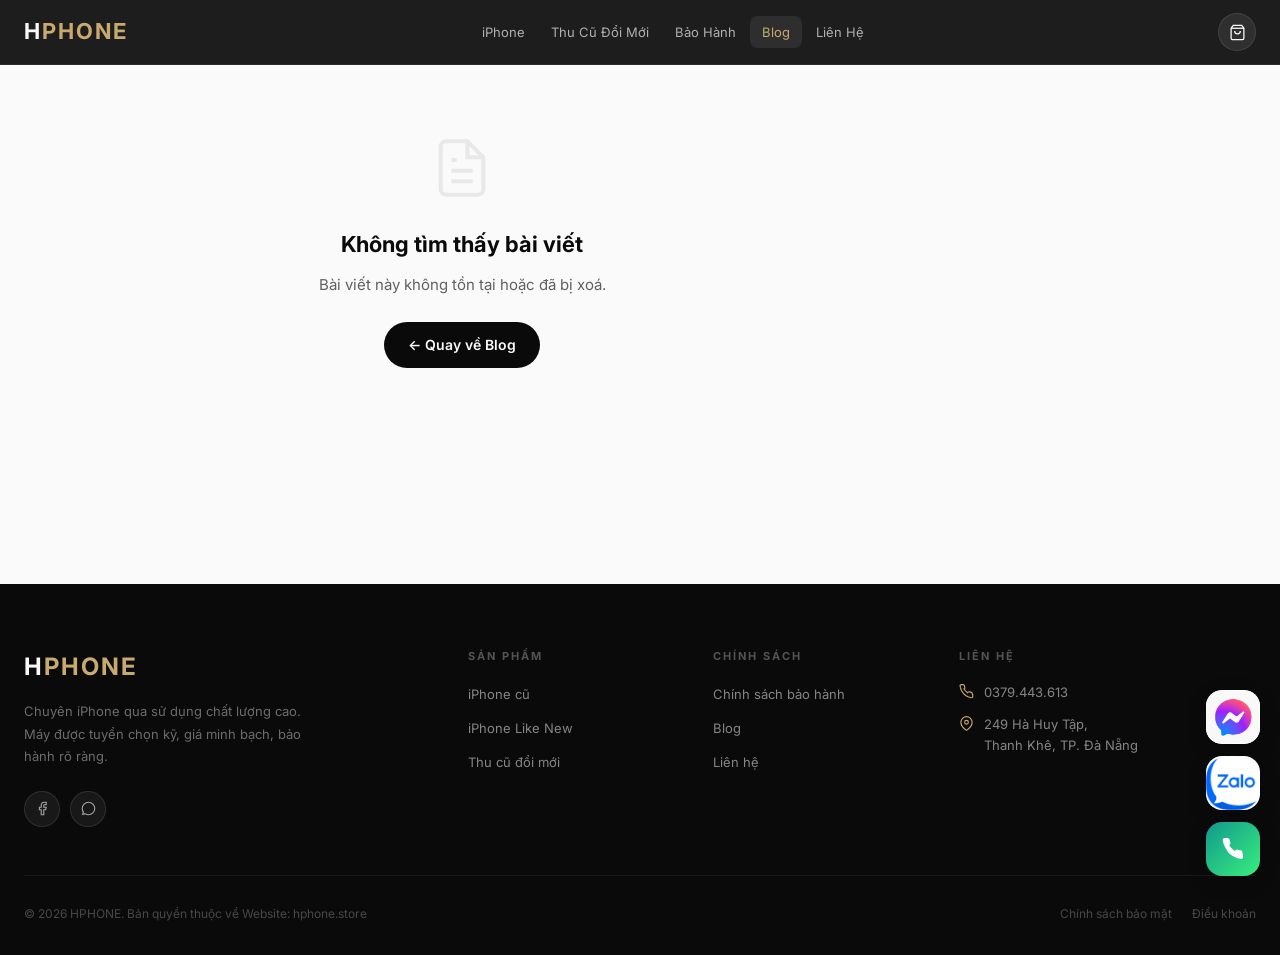
<file: bai-viet.html>
<!DOCTYPE html>
<html lang="vi">
<head>
<meta charset="UTF-8">
<link rel="icon" type="image/x-icon" href="/favicon.ico">
<link rel="icon" type="image/svg+xml" href="/favicon.svg">
<meta name="viewport" content="width=device-width, initial-scale=1.0">
<title id="pageTitle">Bài viết – HPHONE Blog</title>
<meta name="description" id="pageDesc" content="Mẹo hay, hướng dẫn sử dụng iPhone từ đội ngũ HPHONE.">
<link rel="canonical" id="canonicalTag" href="https://hphone.store/blog">
<meta property="og:type" content="article">
<meta property="og:title" id="ogTitle" content="HPHONE Blog">
<meta property="og:description" id="ogDesc" content="">
<meta property="og:url" id="ogUrl" content="https://hphone.store/blog">
<meta property="og:image" id="ogImage" content="">
<meta name="twitter:card" content="summary_large_image">
<link rel="preconnect" href="https://fonts.googleapis.com">
<link rel="preconnect" href="https://fonts.gstatic.com" crossorigin>
<link rel="preload" as="style" href="https://fonts.googleapis.com/css2?family=Inter:wght@400;500;600;700&display=swap" onload="this.onload=null;this.rel='stylesheet'"><noscript><link rel="stylesheet" href="https://fonts.googleapis.com/css2?family=Inter:wght@400;500;600;700&display=swap"></noscript>
<link rel="stylesheet" href="/assets/style.css">
<style>
/* ── NAV ── */
nav{position:fixed;top:0;left:0;right:0;z-index:100;background:rgba(10,10,10,0.92);backdrop-filter:blur(20px);-webkit-backdrop-filter:blur(20px);border-bottom:1px solid rgba(255,255,255,0.07)}
.nav-inner{max-width:1280px;margin:0 auto;padding:0 24px;display:flex;align-items:center;gap:20px;height:64px}
.logo{font-family:var(--font-display);font-size:22px;font-weight:700;color:var(--white);letter-spacing:2px;text-decoration:none;flex-shrink:0}
.logo span{color:var(--accent)}
.nav-links{display:flex;gap:2px;flex:1;justify-content:center}
.nav-links a{font-size:13px;font-weight:400;color:rgba(255,255,255,0.65);text-decoration:none;padding:6px 12px;border-radius:var(--radius-sm);transition:var(--transition);white-space:nowrap}
.nav-links a:hover,.nav-links a.active{color:var(--white);background:rgba(255,255,255,0.08)}
.nav-links a.active{color:var(--accent)}
.nav-right{display:flex;align-items:center;gap:10px;flex-shrink:0}
.mobile-nav-search{display:none;flex:1;align-items:center;gap:8px;background:rgba(255,255,255,0.1);border:1px solid rgba(255,255,255,0.15);border-radius:24px;padding:7px 12px;min-width:0}
.mobile-nav-search svg{width:15px;height:15px;stroke:rgba(255,255,255,0.55);fill:none;flex-shrink:0}
.mobile-nav-search input{background:none;border:none;outline:none;color:var(--white);font-size:14px;font-family:var(--font-body);width:100%;min-width:0}
.mobile-nav-search input::placeholder{color:rgba(255,255,255,0.4)}
.nav-icon-btn{width:38px;height:38px;border-radius:50%;background:rgba(255,255,255,0.08);border:1px solid rgba(255,255,255,0.1);display:flex;align-items:center;justify-content:center;cursor:pointer;transition:var(--transition);text-decoration:none;color:var(--white);position:relative}
.nav-icon-btn:hover{background:rgba(255,255,255,0.15)}
.nav-icon-btn svg{width:17px;height:17px;stroke:currentColor;fill:none;stroke-width:1.8}
.cart-badge{position:absolute;top:-4px;right:-4px;background:var(--accent);color:var(--black);font-size:10px;font-weight:700;width:18px;height:18px;border-radius:50%;display:none;align-items:center;justify-content:center}
@media(max-width:768px){
  .mobile-nav-search{display:flex}
  .nav-links{display:none!important}
  .nav-hamburger{display:flex}
}
.nav-hamburger{display:none;width:38px;height:38px;border-radius:50%;background:rgba(255,255,255,0.08);border:1px solid rgba(255,255,255,0.1);align-items:center;justify-content:center;cursor:pointer;flex-shrink:0;padding:0}
.nav-hamburger svg{width:18px;height:18px;stroke:var(--white);fill:none;stroke-width:2;stroke-linecap:round}
.nav-hamburger .icon-close{display:none}
.nav-hamburger.open .icon-open{display:none}
.nav-hamburger.open .icon-close{display:block}
.mobile-drawer{position:fixed;top:0;left:0;right:0;bottom:0;z-index:999;display:flex;flex-direction:column;pointer-events:none}
.mobile-drawer-bg{position:absolute;inset:0;background:rgba(0,0,0,0.6);opacity:0;transition:opacity 0.3s;cursor:pointer}
.mobile-drawer-panel{position:absolute;top:0;right:0;width:min(320px,85vw);height:100%;background:#0f0f0f;border-left:1px solid rgba(255,255,255,0.08);display:flex;flex-direction:column;transform:translateX(100%);transition:transform 0.3s cubic-bezier(0.4,0,0.2,1);overflow-y:auto}
.mobile-drawer.open{pointer-events:all}
.mobile-drawer.open .mobile-drawer-bg{opacity:1}
.mobile-drawer.open .mobile-drawer-panel{transform:translateX(0)}
.mobile-drawer-head{display:flex;align-items:center;justify-content:space-between;padding:20px 20px 16px;border-bottom:1px solid rgba(255,255,255,0.07);flex-shrink:0}
.mobile-drawer-logo{font-family:var(--font-display);font-size:20px;font-weight:700;color:var(--white);letter-spacing:2px;text-decoration:none}
.mobile-drawer-logo span{color:var(--accent)}
.mobile-drawer-close{width:34px;height:34px;border-radius:50%;background:rgba(255,255,255,0.07);border:1px solid rgba(255,255,255,0.1);display:flex;align-items:center;justify-content:center;cursor:pointer;color:var(--white);flex-shrink:0}
.mobile-drawer-close svg{width:16px;height:16px;stroke:currentColor;fill:none;stroke-width:2;stroke-linecap:round}
.mobile-drawer-search{padding:16px 20px;border-bottom:1px solid rgba(255,255,255,0.07);flex-shrink:0}
.mobile-search-box{display:flex;align-items:center;gap:10px;background:rgba(255,255,255,0.07);border:1px solid rgba(255,255,255,0.1);border-radius:12px;padding:10px 14px}
.mobile-search-box svg{width:16px;height:16px;stroke:rgba(255,255,255,0.4);fill:none;stroke-width:2;flex-shrink:0}
.mobile-search-box input{background:none;border:none;outline:none;color:var(--white);font-size:14px;font-family:var(--font-body);width:100%}
.mobile-search-box input::placeholder{color:rgba(255,255,255,0.35)}
.mobile-drawer-nav{flex:1;padding:8px 0}
.mobile-nav-link{display:flex;align-items:center;gap:14px;padding:14px 20px;color:rgba(255,255,255,0.75);text-decoration:none;font-size:15px;font-weight:400;transition:background 0.15s,color 0.15s;border-left:3px solid transparent}
.mobile-nav-link:hover{background:rgba(255,255,255,0.05);color:var(--white)}
.mobile-nav-link.active{color:var(--accent);border-left-color:var(--accent);background:rgba(200,169,110,0.06)}
.mobile-nav-link svg{width:18px;height:18px;stroke:currentColor;fill:none;stroke-width:1.7;flex-shrink:0;opacity:0.7}
.mobile-drawer-footer{padding:16px 20px;border-top:1px solid rgba(255,255,255,0.07);flex-shrink:0}
.mobile-drawer-zalo{display:flex;align-items:center;justify-content:center;gap:8px;width:100%;padding:13px;background:linear-gradient(135deg,#0068ff,#0052cc);border:none;border-radius:12px;color:#fff;font-family:var(--font-body);font-size:14px;font-weight:600;cursor:pointer;text-decoration:none;transition:opacity 0.2s}
.mobile-drawer-zalo:hover{opacity:0.88}
.mobile-drawer-phone{display:flex;align-items:center;justify-content:center;gap:8px;margin-top:10px;padding:11px;background:rgba(255,255,255,0.05);border:1px solid rgba(255,255,255,0.1);border-radius:12px;color:rgba(255,255,255,0.75);font-size:14px;font-weight:500;text-decoration:none;transition:background 0.15s}
.mobile-drawer-phone:hover{background:rgba(255,255,255,0.09);color:var(--white)}
.mobile-drawer-phone svg,.mobile-drawer-zalo svg{width:17px;height:17px;fill:currentColor;flex-shrink:0}
body.drawer-open{overflow:hidden}

/* ── HERO / COVER ── */
.post-hero{margin-top:64px;background:var(--black);min-height:340px;position:relative;overflow:hidden;display:flex;align-items:flex-end}
.post-hero-cover{position:absolute;inset:0;background-size:cover;background-position:center}
.post-hero-cover img{width:100%;height:100%;object-fit:cover;position:absolute;inset:0}
.post-hero-overlay{position:absolute;inset:0;background:linear-gradient(to top,rgba(10,10,10,0.92) 0%,rgba(10,10,10,0.5) 50%,rgba(10,10,10,0.2) 100%)}
.post-hero-content{position:relative;z-index:2;max-width:1280px;width:100%;margin:0 auto;padding:40px 24px}
.post-hero-breadcrumb{display:flex;align-items:center;gap:8px;font-size:12px;color:rgba(255,255,255,0.4);margin-bottom:18px}
.post-hero-breadcrumb a{color:rgba(255,255,255,0.4);text-decoration:none;transition:color 0.2s}
.post-hero-breadcrumb a:hover{color:var(--accent)}
.post-hero-breadcrumb svg{width:12px;height:12px;stroke:currentColor;fill:none;stroke-width:2}
.post-cat-badge{display:inline-flex;align-items:center;background:rgba(200,169,110,0.15);border:1px solid rgba(200,169,110,0.3);border-radius:20px;padding:4px 14px;font-size:11px;font-weight:700;color:var(--accent);letter-spacing:1px;text-transform:uppercase;margin-bottom:14px}
.post-hero h1{font-family:var(--font-display);font-size:clamp(24px,3.5vw,44px);font-weight:700;color:var(--white);line-height:1.15;letter-spacing:-0.3px;margin-bottom:16px;max-width:780px}
.post-hero-meta{display:flex;align-items:center;gap:20px;flex-wrap:wrap}
.post-hero-meta-item{display:flex;align-items:center;gap:6px;font-size:13px;color:rgba(255,255,255,0.45)}
.post-hero-meta-item svg{width:14px;height:14px;stroke:currentColor;fill:none;stroke-width:2}

/* ── LAYOUT ── */
.post-layout{max-width:1280px;margin:0 auto;padding:56px 24px;display:grid;grid-template-columns:1fr 300px;gap:56px;align-items:start}
@media(max-width:1024px){.post-layout{grid-template-columns:1fr;gap:40px}}
@media(max-width:768px){.post-layout{padding:32px 16px}}

/* ── ARTICLE CONTENT ── */
.post-content{min-width:0}
.post-excerpt{font-size:17px;color:var(--gray-600);line-height:1.75;margin-bottom:40px;padding-bottom:32px;border-bottom:1px solid var(--gray-200)}

/* Prose styles for blog content */
.prose{font-size:16px;line-height:1.8;color:var(--gray-800)}
.prose h2{font-family:var(--font-display);font-size:clamp(20px,2.5vw,26px);font-weight:700;color:var(--black);margin:40px 0 16px;letter-spacing:-0.2px;scroll-margin-top:80px}
.prose h3{font-family:var(--font-display);font-size:18px;font-weight:700;color:var(--black);margin:32px 0 12px}
.prose h4{font-size:15px;font-weight:700;color:var(--black);margin:24px 0 10px}
.prose p{margin:0 0 20px}
.prose p:last-child{margin-bottom:0}
.prose a{color:var(--accent);text-decoration:underline;text-decoration-color:rgba(200,169,110,0.4);text-underline-offset:3px;transition:color 0.2s}
.prose a:hover{color:#8a6a30}
.prose strong{font-weight:700;color:var(--black)}
.prose em{font-style:italic}
.prose ul,.prose ol{margin:16px 0 20px 24px;display:flex;flex-direction:column;gap:8px}
.prose li{font-size:15px;line-height:1.7}
.prose blockquote{border-left:3px solid var(--accent);padding:16px 20px;background:rgba(200,169,110,0.06);border-radius:0 var(--radius-md) var(--radius-md) 0;margin:24px 0;color:var(--gray-600);font-style:italic}
.prose blockquote p{margin:0}
.prose img{width:100%;border-radius:var(--radius-md);margin:24px 0;box-shadow:0 4px 20px rgba(0,0,0,0.08)}
.prose code{background:var(--gray-100);border:1px solid var(--gray-200);border-radius:4px;padding:2px 7px;font-size:13px;font-family:'Menlo','Monaco',monospace;color:#c0392b}
.prose pre{background:var(--black);border-radius:var(--radius-md);padding:20px;margin:24px 0;overflow-x:auto}
.prose pre code{background:none;border:none;padding:0;color:rgba(255,255,255,0.8);font-size:13px}
.prose table{width:100%;border-collapse:collapse;margin:24px 0;font-size:14px;border-radius:var(--radius-md);overflow:hidden}
.prose th{background:var(--black);color:var(--white);padding:12px 16px;text-align:left;font-size:12px;letter-spacing:0.5px;font-weight:600}
.prose td{padding:12px 16px;border-bottom:1px solid var(--gray-200);line-height:1.6}
.prose tr:last-child td{border-bottom:none}
.prose tr:nth-child(even) td{background:var(--gray-100)}
.prose hr{border:none;border-top:1px solid var(--gray-200);margin:36px 0}

/* Callout box */
.prose .callout{background:rgba(200,169,110,0.07);border:1px solid rgba(200,169,110,0.2);border-radius:var(--radius-md);padding:18px 20px;margin:24px 0;display:flex;gap:14px;align-items:flex-start}
.prose .callout-icon{font-size:20px;flex-shrink:0;margin-top:1px}
.prose .callout-text{font-size:14px;color:var(--gray-600);line-height:1.7}
.prose .callout-text strong{color:var(--black)}

/* ── POST NAV ── */
.post-nav{display:grid;grid-template-columns:1fr 1fr;gap:16px;margin-top:48px;padding-top:40px;border-top:1px solid var(--gray-200)}
@media(max-width:600px){.post-nav{grid-template-columns:1fr}}
.post-nav-btn{background:var(--white);border:1px solid var(--gray-200);border-radius:var(--radius-xl);padding:20px;text-decoration:none;transition:var(--transition);display:block}
.post-nav-btn:hover{border-color:var(--gray-400);transform:translateY(-3px);box-shadow:0 8px 20px rgba(0,0,0,0.06)}
.post-nav-dir{font-size:11px;font-weight:600;letter-spacing:1.5px;text-transform:uppercase;color:var(--gray-400);margin-bottom:6px;display:flex;align-items:center;gap:5px}
.post-nav-dir svg{width:12px;height:12px;stroke:currentColor;fill:none;stroke-width:2.5}
.post-nav-btn h4{font-size:14px;font-weight:600;color:var(--black);line-height:1.4}
.post-nav-btn.next{text-align:right}

/* ── SHARE BAR ── */
.share-bar{display:flex;align-items:center;gap:12px;margin:40px 0;padding:20px 24px;background:var(--gray-100);border-radius:var(--radius-lg);flex-wrap:wrap}
.share-label{font-size:13px;font-weight:600;color:var(--black);margin-right:4px}
.share-btn{display:inline-flex;align-items:center;gap:7px;padding:7px 16px;border-radius:30px;font-size:13px;font-weight:500;cursor:pointer;border:none;transition:var(--transition);text-decoration:none}
.share-fb{background:#1877f2;color:#fff}
.share-fb:hover{background:#1565c0}
.share-zalo{background:#0068ff;color:#fff}
.share-zalo:hover{background:#0052cc}
.share-copy{background:var(--white);color:var(--black);border:1px solid var(--gray-200)}
.share-copy:hover{border-color:var(--black)}
.share-btn svg{width:15px;height:15px;fill:currentColor}

/* ── TOC (Table of contents) ── */
.toc-widget{background:var(--gray-100);border-radius:var(--radius-lg);padding:20px 24px}
.toc-title{font-size:12px;font-weight:700;letter-spacing:1.5px;text-transform:uppercase;color:var(--black);margin-bottom:14px;display:flex;align-items:center;gap:7px}
.toc-title::before{content:'';width:3px;height:14px;background:var(--accent);border-radius:2px;flex-shrink:0}
.toc-list{list-style:none;display:flex;flex-direction:column;gap:4px}
.toc-list li a{font-size:13px;color:var(--gray-600);text-decoration:none;display:block;padding:4px 0;border-left:2px solid transparent;padding-left:10px;transition:var(--transition);border-radius:0 4px 4px 0}
.toc-list li a:hover,.toc-list li a.active{color:var(--black);border-left-color:var(--accent);background:rgba(200,169,110,0.07)}
.toc-list li.h3 a{padding-left:22px;font-size:12px}

/* ── SIDEBAR ── */
.sidebar{display:flex;flex-direction:column;gap:24px;position:sticky;top:80px}
.sidebar-widget{background:var(--white);border:1px solid var(--gray-200);border-radius:var(--radius-xl);padding:24px}
.sidebar-widget-title{font-size:12px;font-weight:700;letter-spacing:1.5px;text-transform:uppercase;color:var(--black);margin-bottom:16px;display:flex;align-items:center;gap:7px}
.sidebar-widget-title::before{content:'';width:3px;height:13px;background:var(--accent);border-radius:2px;flex-shrink:0}

.related-post{display:flex;gap:12px;align-items:flex-start;padding:10px 0;border-bottom:1px solid var(--gray-100);text-decoration:none}
.related-post:last-child{border-bottom:none;padding-bottom:0}
.related-post:first-child{padding-top:0}
.related-post-thumb{width:60px;height:52px;border-radius:var(--radius-sm);background:var(--gray-100);flex-shrink:0;overflow:hidden}
.related-post-thumb img{width:100%;height:100%;object-fit:cover}
.related-post-title{font-size:13px;font-weight:600;color:var(--black);line-height:1.4;transition:color 0.2s;display:-webkit-box;-webkit-line-clamp:2;-webkit-box-orient:vertical;overflow:hidden}
.related-post:hover .related-post-title{color:var(--accent)}
.related-post-date{font-size:11px;color:var(--gray-400);margin-top:4px}

.sidebar-promo{background:var(--black);border-radius:var(--radius-xl);padding:24px;text-align:center;position:relative;overflow:hidden}
.sidebar-promo::before{content:'';position:absolute;inset:0;background:radial-gradient(ellipse 80% 60% at 50% 100%,rgba(200,169,110,0.15) 0%,transparent 70%)}
.sidebar-promo h4{font-size:15px;font-weight:700;color:var(--white);margin-bottom:6px;position:relative;z-index:1}
.sidebar-promo p{font-size:12px;color:rgba(255,255,255,0.45);margin-bottom:16px;line-height:1.6;position:relative;z-index:1}
.sidebar-promo a{background:var(--accent);color:var(--black);font-size:13px;font-weight:700;padding:9px 18px;border-radius:30px;text-decoration:none;display:inline-block;transition:var(--transition);position:relative;z-index:1}
.sidebar-promo a:hover{background:var(--accent-light)}

/* ── SKELETON ── */
@keyframes shimmer{0%{background-position:-700px 0}100%{background-position:700px 0}}
.skeleton{background:linear-gradient(90deg,var(--gray-100) 25%,var(--gray-200) 50%,var(--gray-100) 75%);background-size:700px 100%;animation:shimmer 1.4s infinite linear;border-radius:var(--radius-sm)}

/* ── FOOTER ── */
footer{background:var(--black);padding:64px 24px 32px;margin-top:80px}
.footer-inner{max-width:1280px;margin:0 auto}
.footer-top{display:grid;grid-template-columns:2fr 1fr 1fr 1.5fr;gap:48px;margin-bottom:48px}
@media(max-width:900px){.footer-top{grid-template-columns:1fr 1fr;gap:32px}}
@media(max-width:600px){.footer-top{grid-template-columns:1fr;gap:28px}}
.footer-logo{font-family:var(--font-display);font-size:24px;font-weight:700;color:var(--white);letter-spacing:2px;margin-bottom:14px}
.footer-logo span{color:var(--accent)}
.footer-desc{font-size:13px;color:rgba(255,255,255,0.4);line-height:1.7;max-width:280px;margin-bottom:24px}
.footer-col-title{font-size:11px;font-weight:700;letter-spacing:2px;text-transform:uppercase;color:rgba(255,255,255,0.3);margin-bottom:16px}
.footer-links{list-style:none;display:flex;flex-direction:column;gap:10px}
.footer-links a{font-size:13px;color:rgba(255,255,255,0.5);text-decoration:none;transition:color 0.2s}
.footer-links a:hover{color:var(--accent)}
.footer-contact-item{display:flex;align-items:flex-start;gap:10px;font-size:13px;color:rgba(255,255,255,0.5);margin-bottom:12px}
.footer-contact-item svg{width:15px;height:15px;stroke:var(--accent);fill:none;stroke-width:1.8;flex-shrink:0;margin-top:2px}
.footer-bottom{display:flex;justify-content:space-between;align-items:center;padding-top:28px;border-top:1px solid rgba(255,255,255,0.07);flex-wrap:wrap;gap:12px}
.footer-copy{font-size:12px;color:rgba(255,255,255,0.25)}
.footer-policy{display:flex;gap:20px}
.footer-policy a{font-size:12px;color:rgba(255,255,255,0.25);text-decoration:none;transition:color 0.2s}
.footer-policy a:hover{color:rgba(255,255,255,0.5)}
.footer-social{display:flex;gap:10px}
.social-link{width:36px;height:36px;border-radius:50%;background:rgba(255,255,255,0.06);border:1px solid rgba(255,255,255,0.1);display:flex;align-items:center;justify-content:center;text-decoration:none;transition:var(--transition)}
.social-link:hover{background:var(--accent);border-color:var(--accent)}
.social-link svg{width:15px;height:15px;stroke:rgba(255,255,255,0.6);fill:none;stroke-width:1.8;transition:var(--transition)}
.social-link:hover svg{stroke:var(--black)}

/* ── FLOAT ── */
.float-contact{position:fixed;bottom:28px;right:24px;z-index:999;display:flex;flex-direction:column;align-items:flex-end;gap:12px}
.float-btn{width:52px;height:52px;border-radius:50%;display:flex;align-items:center;justify-content:center;text-decoration:none;box-shadow:0 4px 16px rgba(0,0,0,0.25);transition:transform 0.25s,box-shadow 0.25s;position:relative;cursor:pointer;border:none}
.float-btn:hover{transform:translateY(-4px) scale(1.08);box-shadow:0 8px 28px rgba(0,0,0,0.3)}
.float-btn-label{position:absolute;right:62px;background:rgba(10,10,10,0.85);color:#fff;font-size:12px;font-weight:500;padding:5px 10px;border-radius:6px;white-space:nowrap;opacity:0;pointer-events:none;transition:opacity 0.2s;font-family:var(--font-body)}
.float-btn:hover .float-btn-label{opacity:1}
.float-zalo{background:#0068ff}
.float-zalo svg{width:30px;height:30px;fill:#fff}
.float-phone{background:linear-gradient(135deg,#11998e,#38ef7d)}
.float-phone svg{width:22px;height:22px;fill:#fff}
.float-phone::before{content:'';position:absolute;inset:-4px;border-radius:50%;border:2px solid rgba(56,239,125,0.5);animation:ring 1.8s ease-out infinite}
@keyframes ring{0%{transform:scale(1);opacity:0.8}100%{transform:scale(1.5);opacity:0}}

/* ── NOT FOUND ── */
.not-found{text-align:center;padding:80px 24px;max-width:500px;margin:0 auto}
.not-found svg{width:64px;height:64px;stroke:var(--gray-200);fill:none;stroke-width:1.5;margin-bottom:20px}
.not-found h2{font-size:22px;font-weight:700;color:var(--black);margin-bottom:10px}
.not-found p{color:var(--gray-600);margin-bottom:24px;line-height:1.7}
.not-found a{background:var(--black);color:var(--white);padding:12px 24px;border-radius:30px;text-decoration:none;font-weight:600;font-size:14px;display:inline-block;transition:var(--transition)}
.not-found a:hover{background:var(--gray-800)}

@media(max-width:1024px){
  .sidebar{position:static}
}
</style>
<link rel="preconnect" href="https://pkmigreebudnbfkujplu.supabase.co">
<link rel="dns-prefetch" href="https://pkmigreebudnbfkujplu.supabase.co">
<script>
const _SB_URL="https://pkmigreebudnbfkujplu.supabase.co";
const _SB_KEY="eyJhbGciOiJIUzI1NiIsInR5cCI6IkpXVCJ9.eyJpc3MiOiJzdXBhYmFzZSIsInJlZiI6InBrbWlncmVlYnVkbmJma3VqcGx1Iiwicm9sZSI6ImFub24iLCJpYXQiOjE3ODAwNTAyMjYsImV4cCI6MjA5NTYyNjIyNn0.Bb9Y6-FKshYfmxUrEU8GJfJKnnrbJ--vMtXzAwCHFns";
function createSbClient(url,key){var hdr={apikey:key,Authorization:'Bearer '+key};return{from:function(t){var _s='*',_f=[],_o='',_l='';var q={select:function(s){_s=s||'*';return q;},eq:function(c,v){_f.push(c+'=eq.'+encodeURIComponent(v));return q;},neq:function(c,v){_f.push(c+'=neq.'+encodeURIComponent(v));return q;},order:function(c,o){_o='order='+c+'.'+(o&&o.ascending===false?'desc':'asc');return q;},limit:function(n){_l='limit='+n;return q;},single:function(){return _r(true);},maybeSingle:function(){return _r(true);},then:function(a,b){return _r(false).then(a,b);},catch:function(b){return _r(false).catch(b);}};function _r(one){var p=['select='+encodeURIComponent(_s)].concat(_f);if(_o)p.push(_o);if(_l)p.push(_l);return fetch(url+'/rest/v1/'+t+'?'+p.join('&'),{headers:hdr}).then(function(r){if(!r.ok)return r.text().then(function(x){return{data:null,error:{message:x}};});return r.json().then(function(a){return{data:one?(a[0]||null):a,error:null};});}).catch(function(e){return{data:null,error:e};});}return q;}};}</script>
<script type="text/javascript">
    (function(c,l,a,r,i,t,y){
        c[a]=c[a]||function(){(c[a].q=c[a].q||[]).push(arguments)};
        t=l.createElement(r);t.async=1;t.src="https://www.clarity.ms/tag/"+i;
        y=l.getElementsByTagName(r)[0];y.parentNode.insertBefore(t,y);
    })(window, document, "clarity", "script", "xe4466lyyp");
</script>
</head>
<body>

<!-- NAV -->
<nav>
  <div class="nav-inner">
    <a href="/" class="logo">H<span>PHONE</span></a>
    <div class="nav-links">
      <a href="/danh-sach-san-pham.html">iPhone</a>
      <a href="/thu-cu-doi-moi.html">Thu Cũ Đổi Mới</a>
      <a href="/bao-hanh.html">Bảo Hành</a>
      <a href="/blog.html" class="active">Blog</a>
      <a href="/lien-he.html">Liên Hệ</a>
    </div>
    <div class="nav-right">
      <div class="mobile-nav-search">
        <svg viewBox="0 0 24 24"><circle cx="11" cy="11" r="8"/><path d="m21 21-4.35-4.35"/></svg>
        <input type="text" placeholder="Tìm iPhone..." autocomplete="off">
      </div>
      <a href="/gio-hang.html" class="nav-icon-btn" aria-label="Giỏ hàng">
        <svg viewBox="0 0 24 24"><path d="M6 2 3 6v14a2 2 0 0 0 2 2h14a2 2 0 0 0 2-2V6l-3-4z"/><line x1="3" y1="6" x2="21" y2="6"/><path d="M16 10a4 4 0 0 1-8 0"/></svg>
        <span class="cart-badge" id="cartBadge"></span>
      </a>
      <button class="nav-hamburger" id="navHamburger" aria-label="Mở menu">
        <svg viewBox="0 0 24 24" class="icon-open"><line x1="3" y1="6" x2="21" y2="6"/><line x1="3" y1="12" x2="21" y2="12"/><line x1="3" y1="18" x2="21" y2="18"/></svg>
        <svg viewBox="0 0 24 24" class="icon-close"><line x1="18" y1="6" x2="6" y2="18"/><line x1="6" y1="6" x2="18" y2="18"/></svg>
      </button>
    </div>
  </div>
</nav>

<!-- POST HERO (filled by JS) -->
<div class="post-hero" id="postHero">
  <!-- Skeleton hero -->
  <div class="post-hero-content" style="width:100%">
    <div style="display:flex;gap:8px;margin-bottom:18px">
      <div class="skeleton" style="height:12px;width:60px;border-radius:20px;opacity:0.3"></div>
      <div class="skeleton" style="height:12px;width:8px;border-radius:20px;opacity:0.2"></div>
      <div class="skeleton" style="height:12px;width:90px;border-radius:20px;opacity:0.3"></div>
    </div>
    <div class="skeleton" style="height:18px;width:80px;border-radius:20px;opacity:0.25;margin-bottom:16px"></div>
    <div class="skeleton" style="height:40px;width:80%;border-radius:6px;opacity:0.2;margin-bottom:12px"></div>
    <div class="skeleton" style="height:40px;width:60%;border-radius:6px;opacity:0.2;margin-bottom:20px"></div>
    <div style="display:flex;gap:16px">
      <div class="skeleton" style="height:14px;width:100px;border-radius:4px;opacity:0.2"></div>
      <div class="skeleton" style="height:14px;width:80px;border-radius:4px;opacity:0.2"></div>
    </div>
  </div>
</div>

<!-- POST LAYOUT -->
<div class="post-layout" id="postLayout">
  <!-- Content -->
  <main id="postMain">
    <!-- Skeleton lines -->
    <div class="skeleton" style="height:14px;width:100%;margin-bottom:12px"></div>
    <div class="skeleton" style="height:14px;width:92%;margin-bottom:12px"></div>
    <div class="skeleton" style="height:14px;width:96%;margin-bottom:12px"></div>
    <div class="skeleton" style="height:14px;width:78%;margin-bottom:32px"></div>
    <div class="skeleton" style="height:22px;width:55%;margin-bottom:16px"></div>
    <div class="skeleton" style="height:14px;width:100%;margin-bottom:12px"></div>
    <div class="skeleton" style="height:14px;width:88%;margin-bottom:12px"></div>
    <div class="skeleton" style="height:14px;width:95%;margin-bottom:12px"></div>
  </main>

  <!-- Sidebar -->
  <aside class="sidebar" id="postSidebar">
    <div class="sidebar-widget">
      <div class="sidebar-widget-title">Bài viết liên quan</div>
      <div id="relatedPosts">
        <div style="display:flex;flex-direction:column;gap:12px">
          <div style="display:flex;gap:12px"><div class="skeleton" style="width:60px;height:52px;border-radius:var(--radius-sm);flex-shrink:0"></div><div style="flex:1;display:flex;flex-direction:column;gap:6px"><div class="skeleton" style="height:12px;width:90%"></div><div class="skeleton" style="height:12px;width:70%"></div></div></div>
          <div style="display:flex;gap:12px"><div class="skeleton" style="width:60px;height:52px;border-radius:var(--radius-sm);flex-shrink:0"></div><div style="flex:1;display:flex;flex-direction:column;gap:6px"><div class="skeleton" style="height:12px;width:80%"></div><div class="skeleton" style="height:12px;width:60%"></div></div></div>
          <div style="display:flex;gap:12px"><div class="skeleton" style="width:60px;height:52px;border-radius:var(--radius-sm);flex-shrink:0"></div><div style="flex:1;display:flex;flex-direction:column;gap:6px"><div class="skeleton" style="height:12px;width:85%"></div><div class="skeleton" style="height:12px;width:65%"></div></div></div>
        </div>
      </div>
    </div>
    <div class="sidebar-promo">
      <h4>Tìm iPhone ưng ý?</h4>
      <p>Kho máy tuyển chọn của HPHONE – kiểm tra kỹ, giá minh bạch.</p>
      <a href="/danh-sach-san-pham.html">Xem sản phẩm →</a>
    </div>
  </aside>
</div>

<!-- FOOTER -->
<footer>
  <div class="footer-inner">
    <div class="footer-top">
      <div>
        <div class="footer-logo">H<span>PHONE</span></div>
        <p class="footer-desc">Chuyên iPhone qua sử dụng chất lượng cao. Máy được tuyển chọn kỹ, giá minh bạch, bảo hành rõ ràng.</p>
        <div class="footer-social">
          <a href="https://www.facebook.com/hphone.iphonedanang" target="_blank" class="social-link" aria-label="Facebook">
            <svg viewBox="0 0 24 24"><path d="M18 2h-3a5 5 0 0 0-5 5v3H7v4h3v8h4v-8h3l1-4h-4V7a1 1 0 0 1 1-1h3z"/></svg>
          </a>
          <a href="#" class="social-link" aria-label="Zalo">
            <svg viewBox="0 0 24 24"><path d="M12 2C6.48 2 2 6.48 2 12c0 2.17.7 4.19 1.87 5.83L2.5 21.5l3.83-1.33C7.83 21.33 9.85 22 12 22c5.52 0 10-4.48 10-10S17.52 2 12 2z"/></svg>
          </a>
        </div>
      </div>
      <div>
        <div class="footer-col-title">Sản phẩm</div>
        <ul class="footer-links">
          <li><a href="/danh-sach-san-pham.html">iPhone cũ</a></li>
          <li><a href="/danh-sach-san-pham.html">iPhone Like New</a></li>
          <li><a href="/thu-cu-doi-moi.html">Thu cũ đổi mới</a></li>
        </ul>
      </div>
      <div>
        <div class="footer-col-title">Chính sách</div>
        <ul class="footer-links">
          <li><a href="/bao-hanh.html">Chính sách bảo hành</a></li>
          <li><a href="/blog.html">Blog</a></li>
          <li><a href="/lien-he.html">Liên hệ</a></li>
        </ul>
      </div>
      <div>
        <div class="footer-col-title">Liên hệ</div>
        <div class="footer-contact-item">
          <svg viewBox="0 0 24 24"><path d="M22 16.92v3a2 2 0 0 1-2.18 2 19.79 19.79 0 0 1-8.63-3.07A19.5 19.5 0 0 1 4.69 11.5a19.79 19.79 0 0 1-3.07-8.67A2 2 0 0 1 3.62 1h3a2 2 0 0 1 2 1.72 12.84 12.84 0 0 0 .7 2.81 2 2 0 0 1-.45 2.11L8 8.09a16 16 0 0 0 5.83 5.83l.83-.83a2 2 0 0 1 2.11-.45 12.84 12.84 0 0 0 2.81.7A2 2 0 0 1 21.17 16z"/></svg>
          <span>0379.443.613</span>
        </div>
        <div class="footer-contact-item">
          <svg viewBox="0 0 24 24"><path d="M21 10c0 7-9 13-9 13s-9-6-9-13a9 9 0 0 1 18 0z"/><circle cx="12" cy="10" r="3"/></svg>
          <span>249 Hà Huy Tập,<br>Thanh Khê, TP. Đà Nẵng</span>
        </div>
      </div>
    </div>
    <div class="footer-bottom">
      <div class="footer-copy">© 2026 HPHONE. Bản quyền thuộc về Website: hphone.store</div>
      <div class="footer-policy">
        <a href="#">Chính sách bảo mật</a>
        <a href="#">Điều khoản</a>
      </div>
    </div>
  </div>
</footer>

<!-- FLOATING BUTTONS -->
<script>
// ── CART BADGE ──
(function(){
  try{
    var cart=JSON.parse(localStorage.getItem('hphone_cart')||'[]');
    var badge=document.getElementById('cartBadge');
    if(badge&&cart.length){badge.style.display='flex';badge.textContent=cart.length;}
  }catch(e){}
})();

var CAT_LABELS = {
  'meo-hay':'Mẹo hay',
  'huong-dan':'Hướng dẫn',
  'danh-gia':'Đánh giá máy',
  'so-sanh':'So sánh',
  'tin-tuc':'Tin tức',
  'bao-tri':'Bảo trì & Sửa chữa'
};

function waitForSupabase(cb) { cb(); }

function fmtDate(d){
  if(!d) return '';
  var dt=new Date(d);
  return dt.toLocaleDateString('vi-VN',{day:'2-digit',month:'2-digit',year:'numeric'});
}

function buildTOC(contentHtml){
  var tmp=document.createElement('div');
  tmp.innerHTML=contentHtml;
  var headings=tmp.querySelectorAll('h2,h3');
  if(!headings.length) return '';
  var items='';
  headings.forEach(function(h,i){
    var id='section-'+i;
    h.id=id;
    var isH3=h.tagName==='H3';
    items+='<li class="'+(isH3?'h3':'h2')+'"><a href="#'+id+'">'+h.textContent+'</a></li>';
  });
  return '<div class="toc-widget"><div class="toc-title">Nội dung bài viết</div><ul class="toc-list">'+items+'</ul></div>';
}

function buildShareBar(title){
  var url=encodeURIComponent(location.href);
  var t=encodeURIComponent(title||'');
  return '<div class="share-bar">'
    +'<span class="share-label">Chia sẻ:</span>'
    +'<a href="https://www.facebook.com/sharer/sharer.php?u='+url+'" target="_blank" class="share-btn share-fb"><svg viewBox="0 0 24 24"><path d="M18 2h-3a5 5 0 0 0-5 5v3H7v4h3v8h4v-8h3l1-4h-4V7a1 1 0 0 1 1-1h3z"/></svg>Facebook</a>'
    +'<a href="https://zalo.me/share?url='+url+'&title='+t+'" target="_blank" class="share-btn share-zalo"><svg viewBox="0 0 48 48"><path d="M24 4C13 4 4 13 4 24c0 4.5 1.5 8.7 4.1 12l-2.7 8 8.3-2.7C16.8 43 20.3 44 24 44c11 0 20-9 20-20S35 4 24 4z"/></svg>Zalo</a>'
    +'<button class="share-btn share-copy" onclick="copyLink(this)"><svg viewBox="0 0 24 24" style="stroke:currentColor;fill:none;stroke-width:2"><rect x="9" y="9" width="13" height="13" rx="2"/><path d="M5 15H4a2 2 0 0 1-2-2V4a2 2 0 0 1 2-2h9a2 2 0 0 1 2 2v1"/></svg>Sao chép link</button>'
    +'</div>';
}

window.copyLink=function(btn){
  navigator.clipboard&&navigator.clipboard.writeText(location.href).then(function(){
    var orig=btn.innerHTML;
    btn.textContent='✓ Đã sao chép!';
    setTimeout(function(){btn.innerHTML=orig;},2000);
  });
};

function renderRelated(posts,currentId){
  var el=document.getElementById('relatedPosts');
  var related=posts.filter(function(p){return p.id!==currentId;}).slice(0,4);
  if(!related.length){el.innerHTML='<div style="font-size:13px;color:var(--gray-400)">Chưa có bài liên quan.</div>';return;}
  el.innerHTML=related.map(function(p){
    return '<a href="/blog/'+encodeURIComponent(p.slug||p.id)+'" class="related-post">'
      +'<div class="related-post-thumb">'+(p.cover_image?'<img src="'+p.cover_image+'" alt="" loading="lazy">':'')+'</div>'
      +'<div><div class="related-post-title">'+p.title+'</div><div class="related-post-date">'+fmtDate(p.published_at||p.created_at)+'</div></div>'
      +'</a>';
  }).join('');
}

function renderNotFound(){
  document.getElementById('postHero').style.display='none';
  document.getElementById('postLayout').innerHTML='<div class="not-found"><svg viewBox="0 0 24 24"><path d="M14 2H6a2 2 0 0 0-2 2v16a2 2 0 0 0 2 2h12a2 2 0 0 0 2-2V8z"/><polyline points="14 2 14 8 20 8"/><line x1="16" y1="13" x2="8" y2="13"/><line x1="16" y1="17" x2="8" y2="17"/><polyline points="10 9 9 9 8 9"/></svg><h2>Không tìm thấy bài viết</h2><p>Bài viết này không tồn tại hoặc đã bị xoá.</p><a href="/blog.html">← Quay về Blog</a></div>';
}

// ── TOC active on scroll ──
function initTOC(){
  var links=document.querySelectorAll('.toc-list a');
  if(!links.length) return;
  window.addEventListener('scroll',function(){
    var scrollY=window.scrollY+100;
    var active=null;
    links.forEach(function(a){
      var target=document.querySelector(a.getAttribute('href'));
      if(target&&target.offsetTop<=scrollY) active=a;
    });
    links.forEach(function(a){a.classList.remove('active');});
    if(active) active.classList.add('active');
  },{passive:true});
}

waitForSupabase(async function(){
  var sb=createSbClient(_SB_URL,_SB_KEY);
  var slug=new URLSearchParams(location.search).get('slug');
  // Clean URL: /blog/{slug} → đọc slug từ pathname
  if(!slug){
    var segs=location.pathname.replace(/^\/+/,'').replace(/\/+$/,'').split('/');
    if(segs[0]==='blog' && segs[1]) slug=decodeURIComponent(segs[1]);
  }

  if(!slug){renderNotFound();return;}

  // Fetch bài viết hiện tại – thử slug trước, fallback id
  var q=sb.from('blog_posts')
    .select('*')
    .eq('status','published');

  var isNum = /^\d+$/.test(slug);
  var {data,error} = isNum
    ? await q.eq('id',parseInt(slug)).single()
    : await q.eq('slug',slug).single();

  if(error||!data){renderNotFound();return;}

  var post=data;

  // ── Update page title / meta ──
  document.getElementById('pageTitle').textContent=post.title+' – HPHONE Blog';
  if(post.excerpt) document.getElementById('pageDesc').setAttribute('content',post.excerpt);

  // ── Clean URL + SEO (canonical / Open Graph) ──
  var canonSlug=post.slug||post.id;
  var cleanUrl='https://hphone.store/blog/'+encodeURIComponent(canonSlug);
  function setAttr(id,attr,val){ var el=document.getElementById(id); if(el&&val) el.setAttribute(attr,val); }
  setAttr('canonicalTag','href',cleanUrl);
  setAttr('ogTitle','content',post.title+' – HPHONE Blog');
  setAttr('ogDesc','content',post.excerpt||'');
  setAttr('ogUrl','content',cleanUrl);
  if(post.cover_image) setAttr('ogImage','content',post.cover_image);
  // Đổi URL trên thanh địa chỉ sang dạng sạch /blog/{slug} (nếu đang ?slug= hoặc .html)
  if(location.pathname.indexOf('.html')>=0 || location.search){
    history.replaceState(null,'','/blog/'+encodeURIComponent(canonSlug));
  }

  // ── Hero ──
  var catLabel=CAT_LABELS[post.category]||post.category||'Blog';
  var hero=document.getElementById('postHero');
  hero.innerHTML='';
  if(post.cover_image){
    var coverDiv=document.createElement('div');
    coverDiv.className='post-hero-cover';
    var img=document.createElement('img');
    img.src=post.cover_image;
    img.alt=post.title;
    coverDiv.appendChild(img);
    hero.appendChild(coverDiv);
  }
  var overlay=document.createElement('div');
  overlay.className='post-hero-overlay';
  hero.appendChild(overlay);

  var content=document.createElement('div');
  content.className='post-hero-content';
  content.innerHTML='<div class="post-hero-breadcrumb">'
    +'<a href="/">Trang chủ</a>'
    +'<svg viewBox="0 0 24 24"><polyline points="9 18 15 12 9 6"/></svg>'
    +'<a href="/blog.html">Blog</a>'
    +'<svg viewBox="0 0 24 24"><polyline points="9 18 15 12 9 6"/></svg>'
    +'<span>'+catLabel+'</span>'
    +'</div>'
    +'<div class="post-cat-badge">'+catLabel+'</div>'
    +'<h1>'+post.title+'</h1>'
    +'<div class="post-hero-meta">'
    +'<span class="post-hero-meta-item"><svg viewBox="0 0 24 24"><rect x="3" y="4" width="18" height="18" rx="2"/><line x1="16" y1="2" x2="16" y2="6"/><line x1="8" y1="2" x2="8" y2="6"/><line x1="3" y1="10" x2="21" y2="10"/></svg>'+fmtDate(post.published_at||post.created_at)+'</span>'
    +(post.read_time?'<span class="post-hero-meta-item"><svg viewBox="0 0 24 24"><circle cx="12" cy="12" r="10"/><polyline points="12 6 12 12 16 14"/></svg>'+post.read_time+' phút đọc</span>':'')
    +(post.author?'<span class="post-hero-meta-item"><svg viewBox="0 0 24 24"><path d="M20 21v-2a4 4 0 0 0-4-4H8a4 4 0 0 0-4 4v2"/><circle cx="12" cy="7" r="4"/></svg>'+post.author+'</span>':'')
    +'</div>';
  hero.appendChild(content);

  // ── Main content ──
  var main=document.getElementById('postMain');

  // Build TOC từ content
  var tocHtml = post.content ? buildTOC(post.content) : '';

  // Inject id vào headings trong content
  var contentWithIds = post.content||'';
  if(tocHtml){
    var tmp2=document.createElement('div');
    tmp2.innerHTML=contentWithIds;
    tmp2.querySelectorAll('h2,h3').forEach(function(h,i){h.id='section-'+i;});
    contentWithIds=tmp2.innerHTML;
  }

  main.innerHTML=''
    +(post.excerpt?'<div class="post-excerpt">'+post.excerpt+'</div>':'')
    +(tocHtml?tocHtml+'<br>':'')
    +(contentWithIds?'<div class="prose">'+contentWithIds+'</div>':'<div style="padding:48px 0;text-align:center;color:var(--gray-400)">Nội dung bài viết đang được cập nhật...</div>')
    +buildShareBar(post.title)
    +'<div class="post-nav" id="postNavWrap"></div>';

  // Nếu content là markdown text (không có HTML tags), wrap vào p tags
  var proseEl=main.querySelector('.prose');
  if(proseEl&&proseEl.textContent===proseEl.innerHTML){
    // plain text – convert newlines to paragraphs
    proseEl.innerHTML=proseEl.innerHTML.split('\n\n').map(function(p){return p.trim()?'<p>'+p.trim()+'</p>':'';}).join('');
  }

  initTOC();

  // ── Fetch bài cùng category cho related + prev/next ──
  var {data:related} = await sb
    .from('blog_posts')
    .select('id,title,slug,cover_image,published_at,created_at,category,read_time,excerpt')
    .eq('status','published')
    .eq('category',post.category||'')
    .order('published_at',{ascending:false})
    .limit(10);

  if(related&&related.length>1){
    renderRelated(related,post.id);
    // Prev / next in same category
    var idx=related.findIndex(function(p){return p.id===post.id;});
    var prev=related[idx+1]||null;
    var next=related[idx-1]||null;
    var navEl=document.getElementById('postNavWrap');
    if(navEl){
      navEl.innerHTML=''
        +(prev?'<a href="/blog/'+encodeURIComponent(prev.slug||prev.id)+'" class="post-nav-btn prev"><div class="post-nav-dir"><svg viewBox="0 0 24 24"><line x1="19" y1="12" x2="5" y2="12"/><polyline points="12 19 5 12 12 5"/></svg>Bài trước</div><h4>'+prev.title+'</h4></a>':'<div></div>')
        +(next?'<a href="/blog/'+encodeURIComponent(next.slug||next.id)+'" class="post-nav-btn next"><div class="post-nav-dir" style="justify-content:flex-end">Bài tiếp <svg viewBox="0 0 24 24"><line x1="5" y1="12" x2="19" y2="12"/><polyline points="12 5 19 12 12 19"/></svg></div><h4>'+next.title+'</h4></a>':'<div></div>');
    }
  } else {
    document.getElementById('relatedPosts').innerHTML='<div style="font-size:13px;color:var(--gray-400)">Chưa có bài liên quan.</div>';
  }
});
</script>
<!-- MOBILE DRAWER -->
<div class="mobile-drawer" id="mobileDrawer">
  <div class="mobile-drawer-bg" id="mobileDrawerBg"></div>
  <div class="mobile-drawer-panel">
    <div class="mobile-drawer-head">
      <a href="/index.html" class="mobile-drawer-logo">H<span>PHONE</span></a>
      <button class="mobile-drawer-close" id="mobileDrawerClose" aria-label="Đóng menu"><svg viewBox="0 0 24 24"><line x1="18" y1="6" x2="6" y2="18"/><line x1="6" y1="6" x2="18" y2="18"/></svg></button>
    </div>
    <div class="mobile-drawer-search">
      <div class="mobile-search-box">
        <svg viewBox="0 0 24 24" fill="none" stroke-width="2"><circle cx="11" cy="11" r="8"/><path d="m21 21-4.35-4.35"/></svg>
        <input type="text" id="drawerSearchInput" placeholder="Tìm iPhone..." autocomplete="off">
      </div>
    </div>
    <nav class="mobile-drawer-nav">
      <a href="/danh-sach-san-pham.html" class="mobile-nav-link"><svg viewBox="0 0 24 24"><rect x="2" y="7" width="20" height="14" rx="2"/><path d="M16 7V5a2 2 0 0 0-2-2h-4a2 2 0 0 0-2 2v2"/></svg>iPhone</a>
      <a href="/thu-cu-doi-moi.html" class="mobile-nav-link"><svg viewBox="0 0 24 24"><polyline points="1 4 1 10 7 10"/><polyline points="23 20 23 14 17 14"/><path d="M20.49 9A9 9 0 0 0 5.64 5.64L1 10m22 4l-4.64 4.36A9 9 0 0 1 3.51 15"/></svg>Thu Cũ Đổi Mới</a>
      <a href="/bao-hanh.html" class="mobile-nav-link"><svg viewBox="0 0 24 24"><path d="M12 22s8-4 8-10V5l-8-3-8 3v7c0 6 8 10 8 10z"/></svg>Bảo Hành</a>
      <a href="/blog.html" class="mobile-nav-link active"><svg viewBox="0 0 24 24"><path d="M2 3h6a4 4 0 0 1 4 4v14a3 3 0 0 0-3-3H2z"/><path d="M22 3h-6a4 4 0 0 0-4 4v14a3 3 0 0 1 3-3h7z"/></svg>Blog</a>
      <a href="/lien-he.html" class="mobile-nav-link"><svg viewBox="0 0 24 24"><path d="M22 16.92v3a2 2 0 0 1-2.18 2 19.79 19.79 0 0 1-8.63-3.07A19.5 19.5 0 0 1 4.69 12 19.79 19.79 0 0 1 1.62 3.33A2 2 0 0 1 3.62 1h3a2 2 0 0 1 2 1.72c.127.96.361 1.903.7 2.81a2 2 0 0 1-.45 2.11L8.09 8.91a16 16 0 0 0 5.99 5.99l.91-.91a2 2 0 0 1 2.11-.45c.907.339 1.85.573 2.81.7A2 2 0 0 1 22 16.92z"/></svg>Liên Hệ</a>
    </nav>
    <div class="mobile-drawer-footer">
      <a href="https://zalo.me/0379443613" target="_blank" rel="noopener" class="mobile-drawer-zalo"><svg viewBox="0 0 24 24"><path d="M12 2C6.48 2 2 6.48 2 12c0 2.17.7 4.19 1.87 5.83L2.5 21.5l3.83-1.33C7.83 21.33 9.85 22 12 22c5.52 0 10-4.48 10-10S17.52 2 12 2z"/></svg>Chat Zalo</a>
      <a href="tel:0379443613" class="mobile-drawer-phone"><svg viewBox="0 0 24 24"><path d="M22 16.92v3a2 2 0 0 1-2.18 2 19.79 19.79 0 0 1-8.63-3.07A19.5 19.5 0 0 1 4.69 12 19.79 19.79 0 0 1 1.62 3.33A2 2 0 0 1 3.62 1h3a2 2 0 0 1 2 1.72c.127.96.361 1.903.7 2.81a2 2 0 0 1-.45 2.11L8.09 8.91a16 16 0 0 0 5.99 5.99l.91-.91a2 2 0 0 1 2.11-.45c.907.339 1.85.573 2.81.7A2 2 0 0 1 22 16.92z"/></svg>Gọi ngay</a>
    </div>
  </div>
</div>
<script src="/assets/app.js" defer></script>

<!-- hp-float-widget : Zalo / Messenger / Gọi -->
<div class="hp-float">
  <a href="https://m.me/hphone.iphonedanang" target="_blank" rel="noopener" class="hp-fbtn" aria-label="Chat Messenger">
    <span class="hp-tip">Nhắn tin Messenger</span>
    <img src="/messenger-icon.jpg" alt="Messenger" loading="lazy">
  </a>
  <a href="https://zalo.me/0379443613" target="_blank" rel="noopener" class="hp-fbtn" aria-label="Chat Zalo">
    <span class="hp-tip">Chat Zalo</span>
    <img src="/zalo-icon.webp" alt="Zalo" loading="lazy">
  </a>
  <a href="tel:0379443613" class="hp-fbtn hp-phone" aria-label="Gọi điện">
    <span class="hp-tip">0379.443.613</span>
    <svg viewBox="0 0 24 24" xmlns="http://www.w3.org/2000/svg"><path d="M22 16.92v3a2 2 0 0 1-2.18 2 19.79 19.79 0 0 1-8.63-3.07A19.5 19.5 0 0 1 4.69 11.5a19.79 19.79 0 0 1-3.07-8.67A2 2 0 0 1 3.62 1h3a2 2 0 0 1 2 1.72c.127.96.361 1.903.7 2.81a2 2 0 0 1-.45 2.11L8 8.09a16 16 0 0 0 5.83 5.83l.83-.83a2 2 0 0 1 2.11-.45c.907.339 1.85.573 2.81.7A2 2 0 0 1 21.17 16z"/></svg>
  </a>
</div>

</body>
</html>
</file>
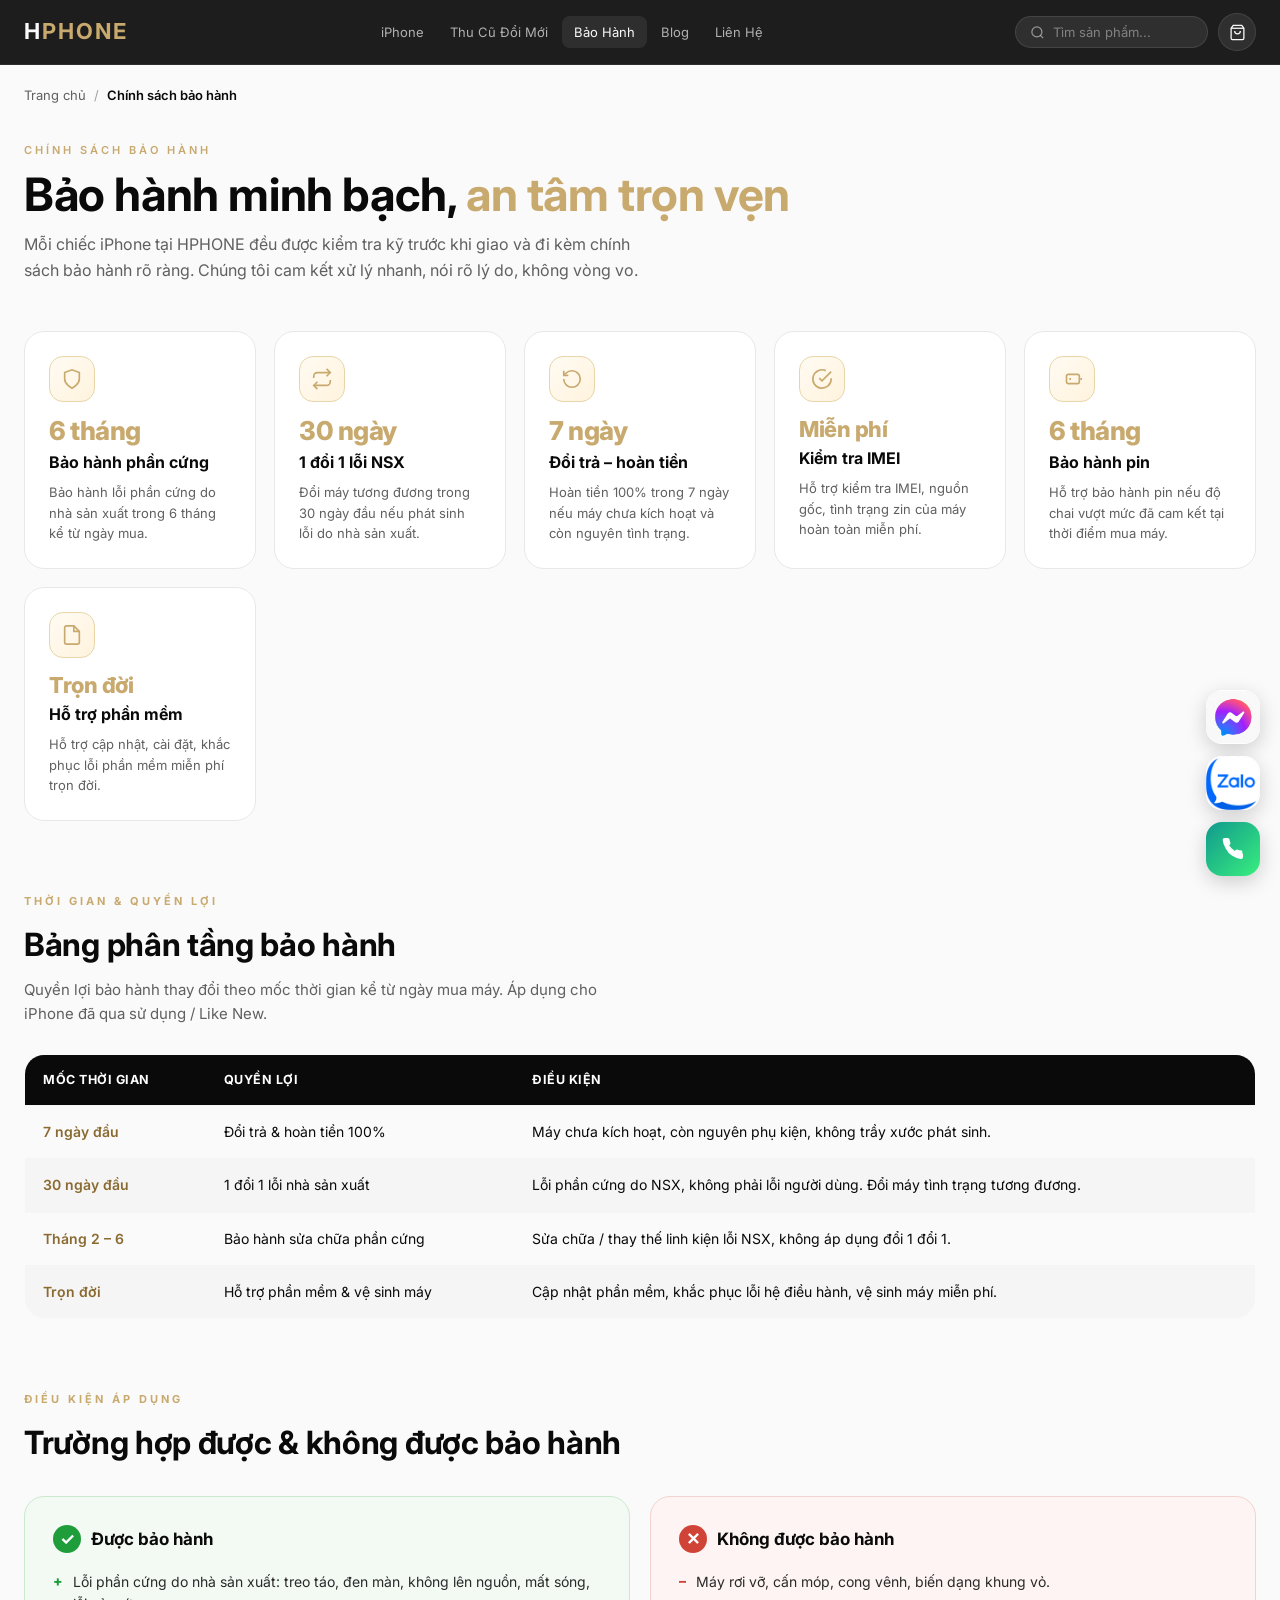
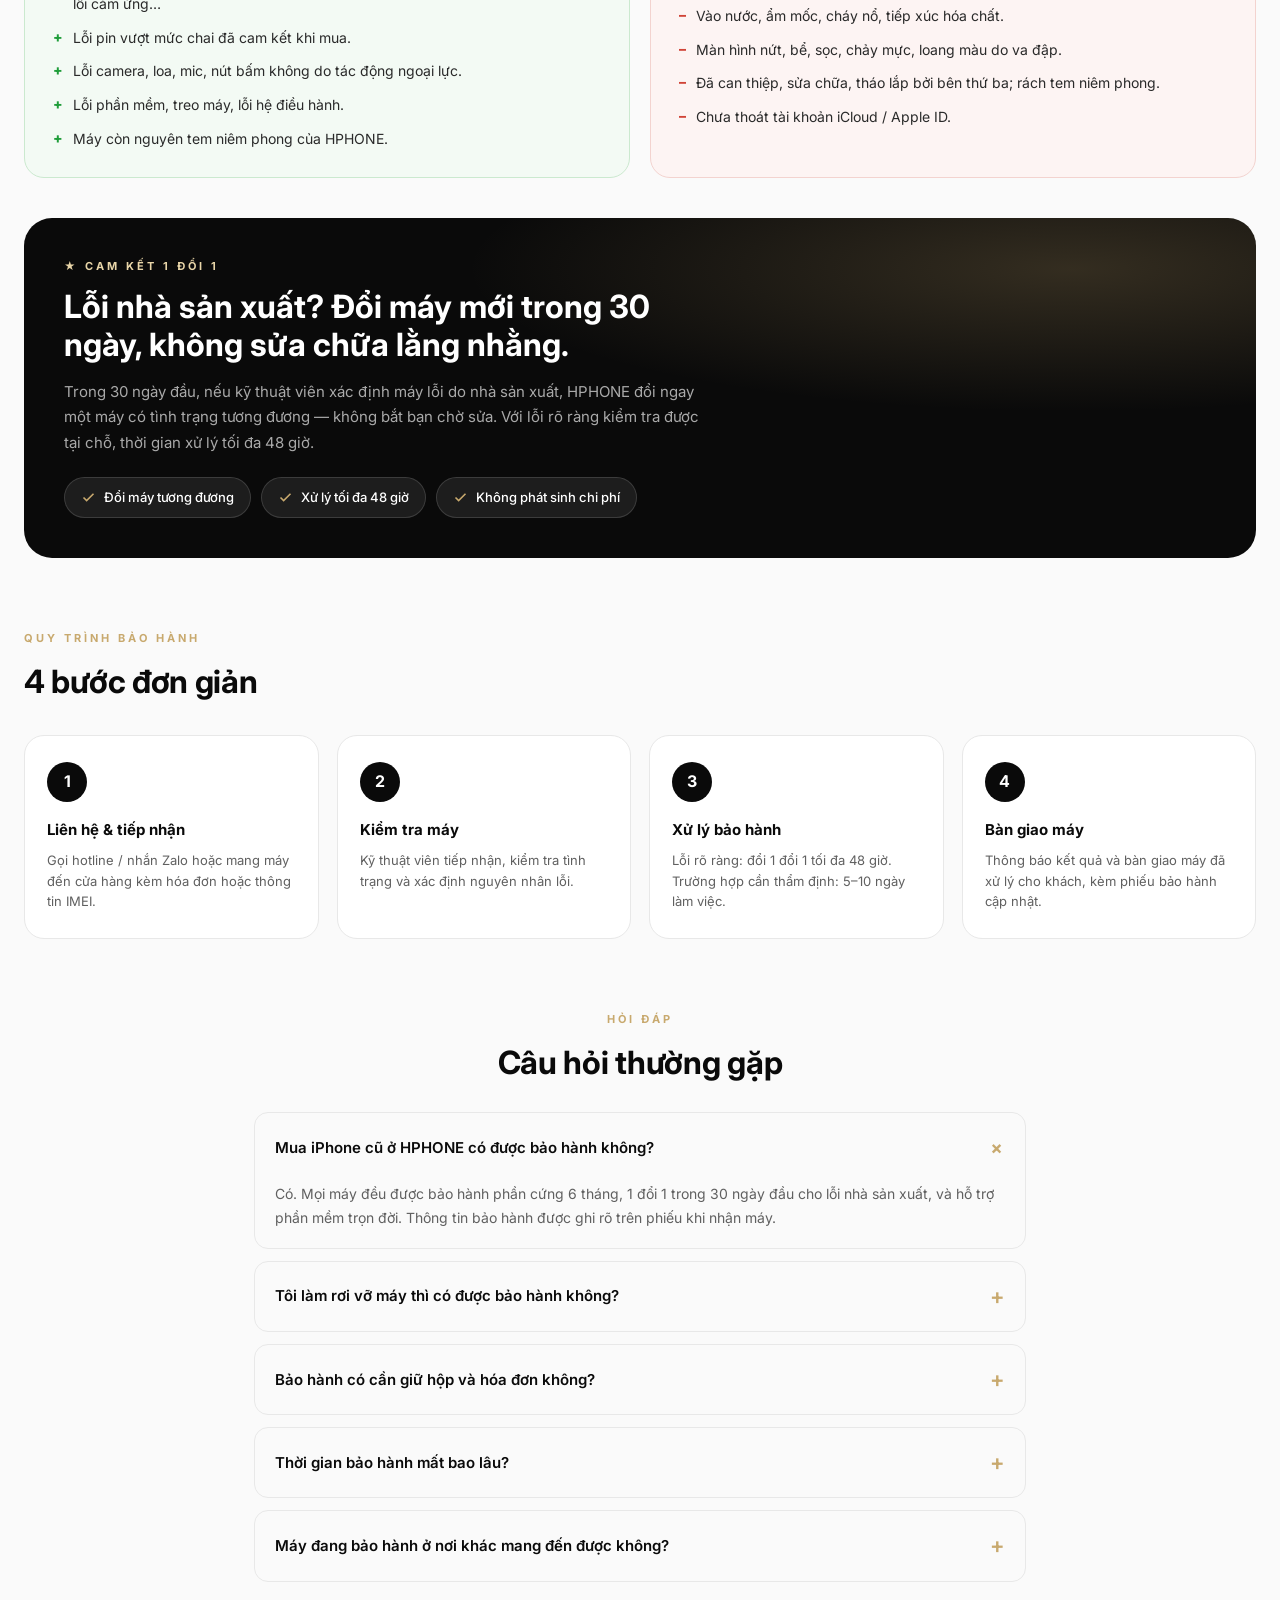
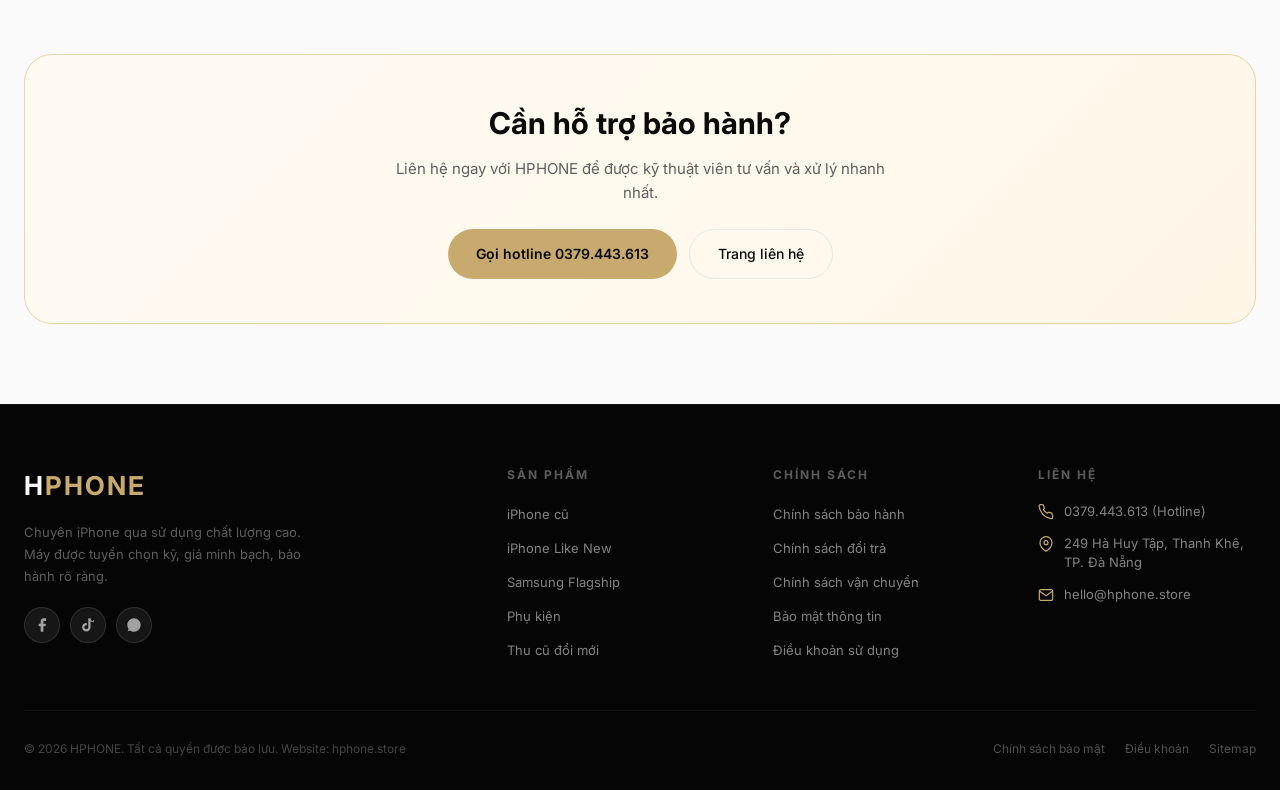
<file: bao-hanh.html>
﻿<!DOCTYPE html>
<html lang="vi">
<head>
<meta charset="UTF-8">
<link rel="icon" type="image/x-icon" href="/favicon.ico">
<link rel="icon" type="image/svg+xml" href="/favicon.svg">
<meta name="viewport" content="width=device-width, initial-scale=1.0">
<title>Chính sách bảo hành – HPHONE</title>
<meta name="description" content="Chính sách bảo hành iPhone tại HPHONE: bảo hành phần cứng 6 tháng, 1 đổi 1 trong 30 ngày, đổi trả 7 ngày, kiểm tra IMEI miễn phí. Minh bạch, rõ ràng.">
<link rel="preconnect" href="https://fonts.googleapis.com">
<link rel="preconnect" href="https://fonts.gstatic.com" crossorigin>
<link rel="preconnect" href="https://pkmigreebudnbfkujplu.supabase.co">
<link rel="dns-prefetch" href="https://pkmigreebudnbfkujplu.supabase.co">
<link rel="preload" as="style" href="https://fonts.googleapis.com/css2?family=Inter:wght@400;500;600;700&display=swap" onload="this.onload=null;this.rel='stylesheet'"><noscript><link rel="stylesheet" href="https://fonts.googleapis.com/css2?family=Inter:wght@400;500;600;700&display=swap"></noscript>
<link rel="stylesheet" href="/assets/style.css">
<style>

/* announce + nav */
nav{position:sticky;top:0;left:0;right:0;z-index:100;background:rgba(10,10,10,0.92);backdrop-filter:blur(20px);-webkit-backdrop-filter:blur(20px);border-bottom:1px solid rgba(255,255,255,0.07)}
.nav-inner{max-width:1280px;margin:0 auto;padding:0 24px;display:flex;align-items:center;gap:20px;height:64px}
.logo{font-family:var(--font-display);font-size:22px;font-weight:700;color:var(--white);letter-spacing:2px;text-decoration:none;flex-shrink:0}
.logo span{color:var(--accent)}
.nav-links{display:flex;gap:2px;flex:1;justify-content:center}
.nav-links a{font-size:13px;font-weight:400;color:rgba(255,255,255,0.65);text-decoration:none;padding:6px 12px;border-radius:var(--radius-sm);transition:var(--transition);white-space:nowrap}
.nav-links a:hover,.nav-links a.active{color:var(--white);background:rgba(255,255,255,0.08)}
.nav-right{display:flex;align-items:center;gap:10px;flex-shrink:0}
.nav-search{display:flex;align-items:center;gap:8px;background:rgba(255,255,255,0.08);border:1px solid rgba(255,255,255,0.1);border-radius:30px;padding:7px 14px;transition:var(--transition)}
.nav-search:hover{background:rgba(255,255,255,0.12)}
.nav-search input{background:none;border:none;outline:none;color:var(--white);font-size:13px;font-family:var(--font-body);width:140px}
.nav-search input::placeholder{color:rgba(255,255,255,0.4)}
.nav-search svg{width:15px;height:15px;stroke:rgba(255,255,255,0.5);flex-shrink:0;fill:none;stroke-width:2}
.nav-icon-btn{width:38px;height:38px;border-radius:50%;background:rgba(255,255,255,0.08);border:1px solid rgba(255,255,255,0.1);display:flex;align-items:center;justify-content:center;cursor:pointer;transition:var(--transition);text-decoration:none;color:var(--white);position:relative}
.nav-icon-btn:hover{background:rgba(255,255,255,0.15)}
.nav-icon-btn svg{width:17px;height:17px;stroke:currentColor;fill:none;stroke-width:1.8}
.nav-icon-btn .cart-badge{position:absolute;top:-4px;right:-4px;background:var(--accent);color:var(--black);font-size:10px;font-weight:700;width:18px;height:18px;border-radius:50%;display:flex;align-items:center;justify-content:center}

/* breadcrumb */
.breadcrumb{max-width:1280px;margin:0 auto;padding:20px 24px 0;font-size:13px;color:var(--gray-600);display:flex;gap:8px;flex-wrap:wrap;align-items:center}
.breadcrumb a{text-decoration:none;color:var(--gray-600);transition:var(--transition)}
.breadcrumb a:hover{color:var(--accent)}
.breadcrumb span.sep{color:var(--gray-400)}
.breadcrumb span.current{color:var(--black);font-weight:600}

/* page header */
.page-head{max-width:1280px;margin:0 auto;padding:36px 24px 8px}
.page-head .section-label{font-size:11px;font-weight:600;letter-spacing:3px;text-transform:uppercase;color:var(--accent);margin-bottom:10px}
.page-head h1{font-family:var(--font-display);font-size:clamp(30px,4vw,46px);font-weight:700;line-height:1.1;letter-spacing:-0.4px}
.page-head p.sub{color:var(--gray-600);font-size:16px;margin-top:12px;max-width:620px}

/* buttons */
.btn-primary{background:var(--black);color:var(--white);font-family:var(--font-body);font-size:14px;font-weight:600;padding:14px 28px;border-radius:30px;border:none;cursor:pointer;transition:var(--transition);text-decoration:none;display:inline-flex;align-items:center;justify-content:center;gap:8px;white-space:nowrap}
.btn-primary:hover{background:var(--gray-800);transform:translateY(-2px)}
.btn-gold{background:var(--accent);color:var(--black)}
.btn-gold:hover{background:var(--accent-light)}
.btn-outline{background:transparent;color:var(--black);font-family:var(--font-body);font-size:14px;font-weight:500;padding:13px 28px;border-radius:30px;border:1px solid var(--gray-200);cursor:pointer;transition:var(--transition);text-decoration:none;display:inline-flex;align-items:center;justify-content:center;gap:8px;white-space:nowrap}
.btn-outline:hover{border-color:var(--black)}

/* footer */
footer{background:#050505;padding:60px 24px 32px;border-top:1px solid rgba(255,255,255,0.06);margin-top:80px}
.footer-inner{max-width:1280px;margin:0 auto}
.footer-top{display:grid;grid-template-columns:2fr 1fr 1fr 1fr;gap:48px;margin-bottom:48px}
.footer-logo{font-family:var(--font-display);font-size:26px;font-weight:700;color:var(--white);letter-spacing:2px;margin-bottom:14px}
.footer-logo span{color:var(--accent)}
.footer-desc{font-size:13px;color:rgba(255,255,255,0.35);line-height:1.7;max-width:300px;margin-bottom:20px}
.footer-social{display:flex;gap:10px}
.social-link{width:36px;height:36px;border-radius:50%;background:rgba(255,255,255,0.07);border:1px solid rgba(255,255,255,0.1);display:flex;align-items:center;justify-content:center;text-decoration:none;transition:var(--transition)}
.social-link:hover{background:rgba(200,169,110,0.15);border-color:rgba(200,169,110,0.3)}
.social-link svg{width:16px;height:16px;fill:rgba(255,255,255,0.6)}
.footer-col-title{font-size:12px;font-weight:700;letter-spacing:2px;text-transform:uppercase;color:rgba(255,255,255,0.35);margin-bottom:18px}
.footer-links{list-style:none;display:flex;flex-direction:column;gap:10px}
.footer-links a{font-size:13px;color:rgba(255,255,255,0.5);text-decoration:none;transition:var(--transition)}
.footer-links a:hover{color:var(--white)}
.footer-contact-item{display:flex;align-items:flex-start;gap:10px;margin-bottom:12px}
.footer-contact-item svg{width:16px;height:16px;stroke:var(--accent);fill:none;stroke-width:1.8;flex-shrink:0;margin-top:2px}
.footer-contact-item span{font-size:13px;color:rgba(255,255,255,0.5);line-height:1.5}
.footer-bottom{border-top:1px solid rgba(255,255,255,0.06);padding-top:28px;display:flex;justify-content:space-between;align-items:center;flex-wrap:wrap;gap:12px}
.footer-copy{font-size:12px;color:rgba(255,255,255,0.25)}
.footer-policy{display:flex;gap:20px}
.footer-policy a{font-size:12px;color:rgba(255,255,255,0.3);text-decoration:none;transition:var(--transition)}
.footer-policy a:hover{color:rgba(255,255,255,0.6)}

@media(max-width:1024px){.footer-top{grid-template-columns:1fr 1fr}}
@media(max-width:768px){.nav-links,.nav-search{display:none}.footer-top{grid-template-columns:1fr}}


/* ── WARRANTY PAGE ── */
.wrap{max-width:1280px;margin:0 auto;padding:0 24px}

/* benefit cards */
.bh-benefits{display:grid;grid-template-columns:repeat(auto-fill,minmax(220px,1fr));gap:18px;margin-top:40px}
.bh-card{background:#fff;border:1.5px solid var(--gray-200);border-radius:var(--radius-lg);padding:24px;transition:var(--transition)}
.bh-card:hover{border-color:var(--black);transform:translateY(-3px);box-shadow:0 12px 30px rgba(0,0,0,0.06)}
.bh-card .bh-ic{width:46px;height:46px;border-radius:14px;background:linear-gradient(135deg,#fffbf3,#fff3dd);border:1px solid var(--accent-light);display:flex;align-items:center;justify-content:center;margin-bottom:16px}
.bh-card .bh-ic svg{width:22px;height:22px;stroke:var(--accent);fill:none;stroke-width:1.8}
.bh-card h3{font-size:16px;font-weight:700;margin-bottom:6px}
.bh-card .big{font-size:26px;font-weight:800;color:var(--accent);letter-spacing:-0.5px;line-height:1;margin-bottom:6px}
.bh-card p{font-size:13px;color:var(--gray-600);line-height:1.6}

/* section heading */
.sec{margin-top:72px}
.sec-head{margin-bottom:28px}
.sec-head .lbl{font-size:11px;font-weight:700;letter-spacing:3px;text-transform:uppercase;color:var(--accent);margin-bottom:8px}
.sec-head h2{font-family:var(--font-display);font-size:clamp(24px,3vw,32px);font-weight:700;letter-spacing:-0.3px}
.sec-head p{color:var(--gray-600);margin-top:8px;max-width:600px}

/* table */
.bh-table{width:100%;border-collapse:collapse;border:1px solid var(--gray-200);border-radius:var(--radius-lg);overflow:hidden}
.bh-table thead td{background:var(--black);color:#fff;font-weight:700;font-size:12.5px;text-transform:uppercase;letter-spacing:0.5px}
.bh-table td{padding:15px 18px;font-size:14px;border-bottom:1px solid var(--gray-100);vertical-align:top}
.bh-table tbody tr:last-child td{border-bottom:none}
.bh-table tbody tr:nth-child(even){background:var(--gray-100)}
.bh-table tbody td:first-child{font-weight:600}
.bh-table .gold-txt{color:#8a6a30;font-weight:700}

/* two-column eligible / not eligible */
.bh-cols{display:grid;grid-template-columns:1fr 1fr;gap:20px}
.bh-col{border-radius:var(--radius-lg);padding:28px;border:1.5px solid}
.bh-col.ok{background:#f3faf4;border-color:#cbe9cf}
.bh-col.no{background:#fdf4f3;border-color:#f3d3cf}
.bh-col h3{display:flex;align-items:center;gap:10px;font-size:17px;font-weight:700;margin-bottom:18px}
.bh-col h3 .chip{width:28px;height:28px;border-radius:50%;display:flex;align-items:center;justify-content:center;flex-shrink:0}
.bh-col.ok h3 .chip{background:#1f9d3a;color:#fff}
.bh-col.no h3 .chip{background:#d04437;color:#fff}
.bh-col ul{list-style:none;display:flex;flex-direction:column;gap:12px}
.bh-col li{display:flex;align-items:flex-start;gap:10px;font-size:14px;line-height:1.55;color:var(--gray-800)}
.bh-col li .m{flex-shrink:0;font-weight:800;line-height:1.4}
.bh-col.ok li .m{color:#1f9d3a}
.bh-col.no li .m{color:#d04437}

/* process stepper */
.bh-steps{display:grid;grid-template-columns:repeat(4,1fr);gap:18px;counter-reset:step}
.bh-step{position:relative;background:#fff;border:1.5px solid var(--gray-200);border-radius:var(--radius-lg);padding:26px 22px}
.bh-step .num{width:40px;height:40px;border-radius:50%;background:var(--black);color:#fff;font-size:16px;font-weight:700;display:flex;align-items:center;justify-content:center;margin-bottom:16px}
.bh-step h4{font-size:15px;font-weight:700;margin-bottom:8px}
.bh-step p{font-size:13px;color:var(--gray-600);line-height:1.6}

/* highlight box (1 đổi 1) */
.bh-hl{margin-top:40px;background:var(--black);border-radius:var(--radius-xl);padding:40px;color:#fff;position:relative;overflow:hidden}
.bh-hl::before{content:'';position:absolute;inset:0;background:radial-gradient(ellipse 70% 60% at 85% 15%,rgba(200,169,110,0.22),transparent 70%)}
.bh-hl > *{position:relative;z-index:1}
.bh-hl .lbl{font-size:11px;font-weight:700;letter-spacing:3px;text-transform:uppercase;color:var(--accent-light);margin-bottom:12px}
.bh-hl h2{font-family:var(--font-display);font-size:clamp(24px,3vw,32px);font-weight:700;margin-bottom:14px;max-width:620px;line-height:1.2}
.bh-hl p{color:rgba(255,255,255,0.65);font-size:15px;max-width:640px;line-height:1.7}
.bh-hl .pills{display:flex;flex-wrap:wrap;gap:10px;margin-top:22px}
.bh-hl .pill{background:rgba(255,255,255,0.08);border:1px solid rgba(255,255,255,0.14);border-radius:30px;padding:9px 16px;font-size:13px;font-weight:500;display:flex;align-items:center;gap:8px}
.bh-hl .pill svg{stroke:var(--accent);width:15px;height:15px;fill:none;stroke-width:2.5}

/* faq */
.bh-faq{max-width:820px;margin:72px auto 0;padding:0 24px}
.faq-item{border:1px solid var(--gray-200);border-radius:var(--radius-md);margin-bottom:12px;overflow:hidden}
.faq-q{padding:17px 20px;font-weight:600;font-size:15px;cursor:pointer;display:flex;justify-content:space-between;align-items:center;gap:14px;transition:var(--transition)}
.faq-q:hover{background:var(--gray-100)}
.faq-q .ic{font-size:22px;color:var(--accent);transition:var(--transition);flex-shrink:0}
.faq-item.open .faq-q .ic{transform:rotate(45deg)}
.faq-a{max-height:0;overflow:hidden;transition:max-height 0.3s ease;color:var(--gray-600);font-size:14px;line-height:1.7}
.faq-a div{padding:0 20px 18px}
.faq-item.open .faq-a{max-height:320px}

/* CTA */
.bh-cta{max-width:1280px;margin:72px auto 0;padding:0 24px}
.bh-cta-inner{background:linear-gradient(135deg,#fffbf3,#fff6e8);border:1.5px solid var(--accent-light);border-radius:var(--radius-xl);padding:44px;text-align:center}
.bh-cta-inner h2{font-family:var(--font-display);font-size:clamp(22px,3vw,30px);font-weight:700;margin-bottom:10px}
.bh-cta-inner p{color:var(--gray-600);margin-bottom:24px;max-width:520px;margin-left:auto;margin-right:auto}
.bh-cta-btns{display:flex;gap:12px;justify-content:center;flex-wrap:wrap}

@media(max-width:900px){.bh-steps{grid-template-columns:1fr 1fr}}
@media(max-width:680px){.bh-cols{grid-template-columns:1fr}.bh-steps{grid-template-columns:1fr}.bh-hl,.bh-cta-inner{padding:28px}}

/* ── MOBILE MENU ── */
.nav-hamburger{display:none;width:38px;height:38px;border-radius:50%;background:rgba(255,255,255,0.08);border:1px solid rgba(255,255,255,0.1);align-items:center;justify-content:center;cursor:pointer;flex-shrink:0;padding:0}
.nav-hamburger svg{width:18px;height:18px;stroke:var(--white);fill:none;stroke-width:2;stroke-linecap:round;transition:opacity 0.2s}
.nav-hamburger .icon-close{display:none}
.nav-hamburger.open .icon-open{display:none}
.nav-hamburger.open .icon-close{display:block}
.mobile-drawer{position:fixed;top:0;left:0;right:0;bottom:0;z-index:99;display:flex;flex-direction:column;pointer-events:none}
.mobile-drawer-bg{position:absolute;inset:0;background:rgba(0,0,0,0.6);opacity:0;transition:opacity 0.3s;cursor:pointer}
.mobile-drawer-panel{position:absolute;top:0;right:0;width:min(320px,85vw);height:100%;background:#0f0f0f;border-left:1px solid rgba(255,255,255,0.08);display:flex;flex-direction:column;transform:translateX(100%);transition:transform 0.3s cubic-bezier(0.4,0,0.2,1);overflow-y:auto}
.mobile-drawer.open{pointer-events:all}
.mobile-drawer.open .mobile-drawer-bg{opacity:1}
.mobile-drawer.open .mobile-drawer-panel{transform:translateX(0)}
.mobile-drawer-head{display:flex;align-items:center;justify-content:space-between;padding:20px 20px 16px;border-bottom:1px solid rgba(255,255,255,0.07);flex-shrink:0}
.mobile-drawer-logo{font-family:var(--font-display);font-size:20px;font-weight:700;color:var(--white);letter-spacing:2px;text-decoration:none}
.mobile-drawer-logo span{color:var(--accent)}
.mobile-drawer-close{width:34px;height:34px;border-radius:50%;background:rgba(255,255,255,0.07);border:1px solid rgba(255,255,255,0.1);display:flex;align-items:center;justify-content:center;cursor:pointer;color:var(--white);flex-shrink:0}
.mobile-drawer-close svg{width:16px;height:16px;stroke:currentColor;fill:none;stroke-width:2;stroke-linecap:round}
.mobile-drawer-search{padding:16px 20px;border-bottom:1px solid rgba(255,255,255,0.07);flex-shrink:0}
.mobile-search-box{display:flex;align-items:center;gap:10px;background:rgba(255,255,255,0.07);border:1px solid rgba(255,255,255,0.1);border-radius:12px;padding:10px 14px}
.mobile-search-box svg{width:16px;height:16px;stroke:rgba(255,255,255,0.4);fill:none;stroke-width:2;flex-shrink:0}
.mobile-search-box input{background:none;border:none;outline:none;color:var(--white);font-size:14px;font-family:var(--font-body);width:100%}
.mobile-search-box input::placeholder{color:rgba(255,255,255,0.35)}
.mobile-drawer-nav{flex:1;padding:8px 0}
.mobile-nav-link{display:flex;align-items:center;gap:14px;padding:14px 20px;color:rgba(255,255,255,0.75);text-decoration:none;font-size:15px;font-weight:400;transition:background 0.15s,color 0.15s;border-left:3px solid transparent}
.mobile-nav-link:hover{background:rgba(255,255,255,0.05);color:var(--white)}
.mobile-nav-link.active{color:var(--accent);border-left-color:var(--accent);background:rgba(200,169,110,0.06)}
.mobile-nav-link svg{width:18px;height:18px;stroke:currentColor;fill:none;stroke-width:1.7;flex-shrink:0;opacity:0.7}
.mobile-drawer-footer{padding:16px 20px;border-top:1px solid rgba(255,255,255,0.07);flex-shrink:0}
.mobile-drawer-zalo{display:flex;align-items:center;justify-content:center;gap:8px;width:100%;padding:13px;background:linear-gradient(135deg,#0068ff,#0052cc);border:none;border-radius:12px;color:#fff;font-family:var(--font-body);font-size:14px;font-weight:600;cursor:pointer;text-decoration:none;transition:opacity 0.2s}
.mobile-drawer-zalo:hover{opacity:0.88}
.mobile-drawer-phone{display:flex;align-items:center;justify-content:center;gap:8px;margin-top:10px;padding:11px;background:rgba(255,255,255,0.05);border:1px solid rgba(255,255,255,0.1);border-radius:12px;color:rgba(255,255,255,0.75);font-size:14px;font-weight:500;text-decoration:none;transition:background 0.15s}
.mobile-drawer-phone:hover{background:rgba(255,255,255,0.09);color:var(--white)}
.mobile-drawer-phone svg,.mobile-drawer-zalo svg{width:17px;height:17px;fill:currentColor;flex-shrink:0}
body.drawer-open{overflow:hidden}
@media(max-width:768px){
  .nav-hamburger{display:flex}
  .nav-links{display:none!important}
  .nav-search{display:none!important}
}

</style>
<script type="text/javascript">
    (function(c,l,a,r,i,t,y){
        c[a]=c[a]||function(){(c[a].q=c[a].q||[]).push(arguments)};
        t=l.createElement(r);t.async=1;t.src="https://www.clarity.ms/tag/"+i;
        y=l.getElementsByTagName(r)[0];y.parentNode.insertBefore(t,y);
    })(window, document, "clarity", "script", "xe4466lyyp");
</script>
</head>
<body>
<nav>
  <div class="nav-inner">
    <a href="index.html" class="logo">H<span>PHONE</span></a>
    <div class="nav-links">
      <a href="danh-sach-san-pham.html">iPhone</a>
      <a href="thu-cu-doi-moi.html">Thu Cũ Đổi Mới</a>
      <a href="bao-hanh.html" class="active">Bảo Hành</a>
      <a href="blog.html">Blog</a>
      <a href="lien-he.html">Liên Hệ</a>
    </div>
    <div class="nav-right">
      <div class="nav-search">
        <svg viewBox="0 0 24 24"><circle cx="11" cy="11" r="8"/><path d="m21 21-4.35-4.35"/></svg>
        <input type="text" placeholder="Tìm sản phẩm...">
      </div>
      <a href="gio-hang.html" class="nav-icon-btn" aria-label="Giỏ hàng">
        <svg viewBox="0 0 24 24"><path d="M6 2 3 6v14a2 2 0 0 0 2 2h14a2 2 0 0 0 2-2V6l-3-4z"/><line x1="3" y1="6" x2="21" y2="6"/><path d="M16 10a4 4 0 0 1-8 0"/></svg>
        <span class="cart-badge" id="cartBadge" style="display:none"></span>
      </a>
      <button class="nav-hamburger" id="navHamburger" aria-label="Mở menu">
        <svg viewBox="0 0 24 24" class="icon-open"><line x1="3" y1="6" x2="21" y2="6"/><line x1="3" y1="12" x2="21" y2="12"/><line x1="3" y1="18" x2="21" y2="18"/></svg>
        <svg viewBox="0 0 24 24" class="icon-close"><line x1="18" y1="6" x2="6" y2="18"/><line x1="6" y1="6" x2="18" y2="18"/></svg>
      </button>
    </div>
  </div>
</nav>

<div class="breadcrumb">
  <a href="index.html">Trang chủ</a><span class="sep">/</span><span class="current">Chính sách bảo hành</span>
</div>

<div class="page-head">
  <div class="section-label">Chính sách bảo hành</div>
  <h1>Bảo hành minh bạch, <em style="font-style:normal;color:var(--accent)">an tâm trọn vẹn</em></h1>
  <p class="sub">Mỗi chiếc iPhone tại HPHONE đều được kiểm tra kỹ trước khi giao và đi kèm chính sách bảo hành rõ ràng. Chúng tôi cam kết xử lý nhanh, nói rõ lý do, không vòng vo.</p>
</div>

<!-- QUYỀN LỢI -->
<div class="wrap">
  <div class="bh-benefits">
    <div class="bh-card">
      <div class="bh-ic"><svg viewBox="0 0 24 24"><path d="M12 22s8-4 8-10V5l-8-3-8 3v7c0 6 8 10 8 10z"/></svg></div>
      <div class="big">6 tháng</div>
      <h3>Bảo hành phần cứng</h3>
      <p>Bảo hành lỗi phần cứng do nhà sản xuất trong 6 tháng kể từ ngày mua.</p>
    </div>
    <div class="bh-card">
      <div class="bh-ic"><svg viewBox="0 0 24 24"><polyline points="17 1 21 5 17 9"/><path d="M3 11V9a4 4 0 0 1 4-4h14"/><polyline points="7 23 3 19 7 15"/><path d="M21 13v2a4 4 0 0 1-4 4H3"/></svg></div>
      <div class="big">30 ngày</div>
      <h3>1 đổi 1 lỗi NSX</h3>
      <p>Đổi máy tương đương trong 30 ngày đầu nếu phát sinh lỗi do nhà sản xuất.</p>
    </div>
    <div class="bh-card">
      <div class="bh-ic"><svg viewBox="0 0 24 24"><path d="M3 12a9 9 0 1 0 9-9 9.75 9.75 0 0 0-6.74 2.74L3 8"/><path d="M3 3v5h5"/></svg></div>
      <div class="big">7 ngày</div>
      <h3>Đổi trả – hoàn tiền</h3>
      <p>Hoàn tiền 100% trong 7 ngày nếu máy chưa kích hoạt và còn nguyên tình trạng.</p>
    </div>
    <div class="bh-card">
      <div class="bh-ic"><svg viewBox="0 0 24 24"><path d="M22 11.08V12a10 10 0 1 1-5.93-9.14"/><polyline points="22 4 12 14.01 9 11.01"/></svg></div>
      <div class="big" style="font-size:22px">Miễn phí</div>
      <h3>Kiểm tra IMEI</h3>
      <p>Hỗ trợ kiểm tra IMEI, nguồn gốc, tình trạng zin của máy hoàn toàn miễn phí.</p>
    </div>
    <div class="bh-card">
      <div class="bh-ic"><svg viewBox="0 0 24 24"><rect x="6" y="7" width="14" height="10" rx="2"/><line x1="22" y1="11" x2="22" y2="13"/><line x1="10" y1="11" x2="10" y2="13"/></svg></div>
      <div class="big">6 tháng</div>
      <h3>Bảo hành pin</h3>
      <p>Hỗ trợ bảo hành pin nếu độ chai vượt mức đã cam kết tại thời điểm mua máy.</p>
    </div>
    <div class="bh-card">
      <div class="bh-ic"><svg viewBox="0 0 24 24"><path d="M14 2H6a2 2 0 0 0-2 2v16a2 2 0 0 0 2 2h12a2 2 0 0 0 2-2V8z"/><polyline points="14 2 14 8 20 8"/></svg></div>
      <div class="big" style="font-size:22px">Trọn đời</div>
      <h3>Hỗ trợ phần mềm</h3>
      <p>Hỗ trợ cập nhật, cài đặt, khắc phục lỗi phần mềm miễn phí trọn đời.</p>
    </div>
  </div>
</div>

<!-- BẢNG PHÂN TẦNG -->
<div class="wrap sec">
  <div class="sec-head">
    <div class="lbl">Thời gian & quyền lợi</div>
    <h2>Bảng phân tầng bảo hành</h2>
    <p>Quyền lợi bảo hành thay đổi theo mốc thời gian kể từ ngày mua máy. Áp dụng cho iPhone đã qua sử dụng / Like New.</p>
  </div>
  <table class="bh-table">
    <thead><tr><td>Mốc thời gian</td><td>Quyền lợi</td><td>Điều kiện</td></tr></thead>
    <tbody>
      <tr><td class="gold-txt">7 ngày đầu</td><td>Đổi trả &amp; hoàn tiền 100%</td><td>Máy chưa kích hoạt, còn nguyên phụ kiện, không trầy xước phát sinh.</td></tr>
      <tr><td class="gold-txt">30 ngày đầu</td><td>1 đổi 1 lỗi nhà sản xuất</td><td>Lỗi phần cứng do NSX, không phải lỗi người dùng. Đổi máy tình trạng tương đương.</td></tr>
      <tr><td class="gold-txt">Tháng 2 – 6</td><td>Bảo hành sửa chữa phần cứng</td><td>Sửa chữa / thay thế linh kiện lỗi NSX, không áp dụng đổi 1 đổi 1.</td></tr>
      <tr><td class="gold-txt">Trọn đời</td><td>Hỗ trợ phần mềm &amp; vệ sinh máy</td><td>Cập nhật phần mềm, khắc phục lỗi hệ điều hành, vệ sinh máy miễn phí.</td></tr>
    </tbody>
  </table>
</div>

<!-- ĐƯỢC / KHÔNG ĐƯỢC -->
<div class="wrap sec">
  <div class="sec-head">
    <div class="lbl">Điều kiện áp dụng</div>
    <h2>Trường hợp được &amp; không được bảo hành</h2>
  </div>
  <div class="bh-cols">
    <div class="bh-col ok">
      <h3><span class="chip">✓</span> Được bảo hành</h3>
      <ul>
        <li><span class="m">+</span> Lỗi phần cứng do nhà sản xuất: treo táo, đen màn, không lên nguồn, mất sóng, lỗi cảm ứng…</li>
        <li><span class="m">+</span> Lỗi pin vượt mức chai đã cam kết khi mua.</li>
        <li><span class="m">+</span> Lỗi camera, loa, mic, nút bấm không do tác động ngoại lực.</li>
        <li><span class="m">+</span> Lỗi phần mềm, treo máy, lỗi hệ điều hành.</li>
        <li><span class="m">+</span> Máy còn nguyên tem niêm phong của HPHONE.</li>
      </ul>
    </div>
    <div class="bh-col no">
      <h3><span class="chip">✕</span> Không được bảo hành</h3>
      <ul>
        <li><span class="m">–</span> Máy rơi vỡ, cấn móp, cong vênh, biến dạng khung vỏ.</li>
        <li><span class="m">–</span> Vào nước, ẩm mốc, cháy nổ, tiếp xúc hóa chất.</li>
        <li><span class="m">–</span> Màn hình nứt, bể, sọc, chảy mực, loang màu do va đập.</li>
        <li><span class="m">–</span> Đã can thiệp, sửa chữa, tháo lắp bởi bên thứ ba; rách tem niêm phong.</li>
        <li><span class="m">–</span> Chưa thoát tài khoản iCloud / Apple ID.</li>
      </ul>
    </div>
  </div>
</div>

<!-- 1 ĐỔI 1 HIGHLIGHT -->
<div class="wrap">
  <div class="bh-hl">
    <div class="lbl">★ Cam kết 1 đổi 1</div>
    <h2>Lỗi nhà sản xuất? Đổi máy mới trong 30 ngày, không sửa chữa lằng nhằng.</h2>
    <p>Trong 30 ngày đầu, nếu kỹ thuật viên xác định máy lỗi do nhà sản xuất, HPHONE đổi ngay một máy có tình trạng tương đương — không bắt bạn chờ sửa. Với lỗi rõ ràng kiểm tra được tại chỗ, thời gian xử lý tối đa 48 giờ.</p>
    <div class="pills">
      <div class="pill"><svg viewBox="0 0 24 24"><polyline points="20 6 9 17 4 12"/></svg> Đổi máy tương đương</div>
      <div class="pill"><svg viewBox="0 0 24 24"><polyline points="20 6 9 17 4 12"/></svg> Xử lý tối đa 48 giờ</div>
      <div class="pill"><svg viewBox="0 0 24 24"><polyline points="20 6 9 17 4 12"/></svg> Không phát sinh chi phí</div>
    </div>
  </div>
</div>

<!-- QUY TRÌNH -->
<div class="wrap sec">
  <div class="sec-head">
    <div class="lbl">Quy trình bảo hành</div>
    <h2>4 bước đơn giản</h2>
  </div>
  <div class="bh-steps">
    <div class="bh-step">
      <div class="num">1</div>
      <h4>Liên hệ &amp; tiếp nhận</h4>
      <p>Gọi hotline / nhắn Zalo hoặc mang máy đến cửa hàng kèm hóa đơn hoặc thông tin IMEI.</p>
    </div>
    <div class="bh-step">
      <div class="num">2</div>
      <h4>Kiểm tra máy</h4>
      <p>Kỹ thuật viên tiếp nhận, kiểm tra tình trạng và xác định nguyên nhân lỗi.</p>
    </div>
    <div class="bh-step">
      <div class="num">3</div>
      <h4>Xử lý bảo hành</h4>
      <p>Lỗi rõ ràng: đổi 1 đổi 1 tối đa 48 giờ. Trường hợp cần thẩm định: 5–10 ngày làm việc.</p>
    </div>
    <div class="bh-step">
      <div class="num">4</div>
      <h4>Bàn giao máy</h4>
      <p>Thông báo kết quả và bàn giao máy đã xử lý cho khách, kèm phiếu bảo hành cập nhật.</p>
    </div>
  </div>
</div>

<!-- FAQ -->
<div class="bh-faq">
  <div class="sec-head" style="text-align:center;margin-bottom:24px">
    <div class="lbl">Hỏi đáp</div>
    <h2>Câu hỏi thường gặp</h2>
  </div>
  <div class="faq-item open"><div class="faq-q">Mua iPhone cũ ở HPHONE có được bảo hành không?<span class="ic">+</span></div><div class="faq-a"><div>Có. Mọi máy đều được bảo hành phần cứng 6 tháng, 1 đổi 1 trong 30 ngày đầu cho lỗi nhà sản xuất, và hỗ trợ phần mềm trọn đời. Thông tin bảo hành được ghi rõ trên phiếu khi nhận máy.</div></div></div>
  <div class="faq-item"><div class="faq-q">Tôi làm rơi vỡ máy thì có được bảo hành không?<span class="ic">+</span></div><div class="faq-a"><div>Rất tiếc, rơi vỡ, vào nước, cong vênh do tác động ngoại lực không thuộc diện bảo hành miễn phí. Tuy nhiên HPHONE vẫn hỗ trợ sửa chữa với mức giá ưu đãi cho khách đã mua máy tại cửa hàng.</div></div></div>
  <div class="faq-item"><div class="faq-q">Bảo hành có cần giữ hộp và hóa đơn không?<span class="ic">+</span></div><div class="faq-a"><div>Bạn nên giữ phiếu bảo hành / hóa đơn để thuận tiện. Trường hợp thất lạc, HPHONE vẫn tra cứu được bằng IMEI của máy nếu bạn đã mua tại cửa hàng.</div></div></div>
  <div class="faq-item"><div class="faq-q">Thời gian bảo hành mất bao lâu?<span class="ic">+</span></div><div class="faq-a"><div>Với lỗi rõ ràng kiểm tra được ngay, đổi 1 đổi 1 trong tối đa 48 giờ. Trường hợp máy cần gửi thẩm định (không lên nguồn, treo táo…), thời gian từ 5–10 ngày làm việc.</div></div></div>
  <div class="faq-item"><div class="faq-q">Máy đang bảo hành ở nơi khác mang đến được không?<span class="ic">+</span></div><div class="faq-a"><div>Chính sách bảo hành này áp dụng cho máy mua tại HPHONE. Với máy mua nơi khác, chúng tôi vẫn nhận kiểm tra và báo giá sửa chữa nếu bạn có nhu cầu.</div></div></div>
</div>

<!-- CTA -->
<div class="bh-cta">
  <div class="bh-cta-inner">
    <h2>Cần hỗ trợ bảo hành?</h2>
    <p>Liên hệ ngay với HPHONE để được kỹ thuật viên tư vấn và xử lý nhanh nhất.</p>
    <div class="bh-cta-btns">
      <a href="tel:0379443613" class="btn-primary btn-gold">Gọi hotline 0379.443.613</a>
      <a href="lien-he.html" class="btn-outline">Trang liên hệ</a>
    </div>
  </div>
</div>

<footer>
  <div class="footer-inner">
    <div class="footer-top">
      <div>
        <div class="footer-logo">H<span>PHONE</span></div>
        <p class="footer-desc">Chuyên iPhone qua sử dụng chất lượng cao. Máy được tuyển chọn kỹ, giá minh bạch, bảo hành rõ ràng.</p>
        <div class="footer-social">
          <a href="https://www.facebook.com/hphone.iphonedanang" target="_blank" class="social-link" aria-label="Facebook"><svg viewBox="0 0 24 24"><path d="M18 2h-3a5 5 0 0 0-5 5v3H7v4h3v8h4v-8h3l1-4h-4V7a1 1 0 0 1 1-1h3z"/></svg></a>
          <a href="#" class="social-link" aria-label="TikTok"><svg viewBox="0 0 24 24"><path d="M19.59 6.69a4.83 4.83 0 0 1-3.77-4.25V2h-3.45v13.67a2.89 2.89 0 0 1-2.88 2.5 2.89 2.89 0 0 1-2.89-2.89 2.89 2.89 0 0 1 2.89-2.89c.28 0 .54.04.79.1V9.01a6.33 6.33 0 0 0-.79-.05 6.34 6.34 0 0 0-6.34 6.34 6.34 6.34 0 0 0 6.34 6.34 6.34 6.34 0 0 0 6.33-6.34l-.01-8.83a8.18 8.18 0 0 0 4.78 1.52V4.56a4.85 4.85 0 0 1-1-.13z"/></svg></a>
          <a href="#" class="social-link" aria-label="Zalo"><svg viewBox="0 0 24 24"><path d="M12 2C6.48 2 2 6.48 2 12c0 2.17.7 4.19 1.87 5.83L2.5 21.5l3.83-1.33C7.83 21.33 9.85 22 12 22c5.52 0 10-4.48 10-10S17.52 2 12 2z"/></svg></a>
        </div>
      </div>
      <div>
        <div class="footer-col-title">Sản phẩm</div>
        <ul class="footer-links">
          <li><a href="danh-sach-san-pham.html">iPhone cũ</a></li>
          <li><a href="danh-sach-san-pham.html">iPhone Like New</a></li>
          <li><a href="danh-sach-san-pham.html">Samsung Flagship</a></li>
          <li><a href="danh-sach-san-pham.html">Phụ kiện</a></li>
          <li><a href="thu-cu-doi-moi.html">Thu cũ đổi mới</a></li>
        </ul>
      </div>
      <div>
        <div class="footer-col-title">Chính sách</div>
        <ul class="footer-links">
          <li><a href="bao-hanh.html">Chính sách bảo hành</a></li>
          <li><a href="bao-hanh.html">Chính sách đổi trả</a></li>
          <li><a href="#">Chính sách vận chuyển</a></li>
          <li><a href="#">Bảo mật thông tin</a></li>
          <li><a href="#">Điều khoản sử dụng</a></li>
        </ul>
      </div>
      <div>
        <div class="footer-col-title">Liên hệ</div>
        <div class="footer-contact-item"><svg viewBox="0 0 24 24"><path d="M22 16.92v3a2 2 0 0 1-2.18 2 19.79 19.79 0 0 1-8.63-3.07A19.5 19.5 0 0 1 4.69 11.5a19.79 19.79 0 0 1-3.07-8.67A2 2 0 0 1 3.62 1h3a2 2 0 0 1 2 1.72 12.84 12.84 0 0 0 .7 2.81 2 2 0 0 1-.45 2.11L8 8.09a16 16 0 0 0 5.83 5.83l.83-.83a2 2 0 0 1 2.11-.45 12.84 12.84 0 0 0 2.81.7A2 2 0 0 1 21.17 16z"/></svg><span>0379.443.613 (Hotline)</span></div>
        <div class="footer-contact-item"><svg viewBox="0 0 24 24"><path d="M21 10c0 7-9 13-9 13s-9-6-9-13a9 9 0 0 1 18 0z"/><circle cx="12" cy="10" r="3"/></svg><span>249 Hà Huy Tập, Thanh Khê,<br>TP. Đà Nẵng</span></div>
        <div class="footer-contact-item"><svg viewBox="0 0 24 24"><path d="M4 4h16c1.1 0 2 .9 2 2v12c0 1.1-.9 2-2 2H4c-1.1 0-2-.9-2-2V6c0-1.1.9-2 2-2z"/><polyline points="22,6 12,13 2,6"/></svg><span>hello@hphone.store</span></div>
      </div>
    </div>
    <div class="footer-bottom">
      <div class="footer-copy">© 2026 HPHONE. Tất cả quyền được bảo lưu. Website: hphone.store</div>
      <div class="footer-policy"><a href="#">Chính sách bảo mật</a><a href="#">Điều khoản</a><a href="#">Sitemap</a></div>
    </div>
  </div>
</footer>

<script>
// FAQ accordion
document.querySelectorAll('.faq-item').forEach(function(it){
  it.querySelector('.faq-q').addEventListener('click',()=>it.classList.toggle('open'));
});
// Cart badge từ localStorage
(function(){
  try{
    const cart=JSON.parse(localStorage.getItem('hphone_cart')||'[]');
    const n=cart.reduce((s,i)=>s+(i.qty||1),0);
    const b=document.getElementById('cartBadge');
    if(b){ if(n>0){b.textContent=n;b.style.display='flex';}else{b.style.display='none';} }
  }catch(e){}
})();
</script>

<script src="/assets/app.js" defer></script>

<!-- MOBILE DRAWER -->
<div class="mobile-drawer" id="mobileDrawer">
  <div class="mobile-drawer-bg" id="mobileDrawerBg"></div>
  <div class="mobile-drawer-panel">
    <div class="mobile-drawer-head">
      <a href="/index.html" class="mobile-drawer-logo">H<span>PHONE</span></a>
      <button class="mobile-drawer-close" id="mobileDrawerClose" aria-label="Đóng menu"><svg viewBox="0 0 24 24"><line x1="18" y1="6" x2="6" y2="18"/><line x1="6" y1="6" x2="18" y2="18"/></svg></button>
    </div>
    <div class="mobile-drawer-search">
      <div class="mobile-search-box">
        <svg viewBox="0 0 24 24" fill="none" stroke-width="2"><circle cx="11" cy="11" r="8"/><path d="m21 21-4.35-4.35"/></svg>
        <input type="text" id="mobileSearchInput" placeholder="Tìm iPhone..." autocomplete="off">
      </div>
    </div>
    <nav class="mobile-drawer-nav">
      <a href="/danh-sach-san-pham.html" class="mobile-nav-link "><svg viewBox="0 0 24 24"><rect x="2" y="7" width="20" height="14" rx="2"/><path d="M16 7V5a2 2 0 0 0-2-2h-4a2 2 0 0 0-2 2v2"/></svg>iPhone</a>
      <a href="/thu-cu-doi-moi.html" class="mobile-nav-link "><svg viewBox="0 0 24 24"><polyline points="1 4 1 10 7 10"/><polyline points="23 20 23 14 17 14"/><path d="M20.49 9A9 9 0 0 0 5.64 5.64L1 10m22 4l-4.64 4.36A9 9 0 0 1 3.51 15"/></svg>Thu Cũ Đổi Mới</a>
      <a href="/bao-hanh.html" class="mobile-nav-link active"><svg viewBox="0 0 24 24"><path d="M12 22s8-4 8-10V5l-8-3-8 3v7c0 6 8 10 8 10z"/></svg>Bảo Hành</a>
      <a href="/blog.html" class="mobile-nav-link "><svg viewBox="0 0 24 24"><path d="M2 3h6a4 4 0 0 1 4 4v14a3 3 0 0 0-3-3H2z"/><path d="M22 3h-6a4 4 0 0 0-4 4v14a3 3 0 0 1 3-3h7z"/></svg>Blog</a>
      <a href="/lien-he.html" class="mobile-nav-link "><svg viewBox="0 0 24 24"><path d="M22 16.92v3a2 2 0 0 1-2.18 2 19.79 19.79 0 0 1-8.63-3.07A19.5 19.5 0 0 1 4.69 12 19.79 19.79 0 0 1 1.62 3.33A2 2 0 0 1 3.62 1h3a2 2 0 0 1 2 1.72c.127.96.361 1.903.7 2.81a2 2 0 0 1-.45 2.11L8.09 8.91a16 16 0 0 0 5.99 5.99l.91-.91a2 2 0 0 1 2.11-.45c.907.339 1.85.573 2.81.7A2 2 0 0 1 22 16.92z"/></svg>Liên Hệ</a>
    </nav>
    <div class="mobile-drawer-footer">
      <a href="https://zalo.me/0379443613" target="_blank" rel="noopener" class="mobile-drawer-zalo"><svg viewBox="0 0 24 24"><path d="M12 2C6.48 2 2 6.48 2 12c0 2.17.7 4.19 1.87 5.83L2.5 21.5l3.83-1.33C7.83 21.33 9.85 22 12 22c5.52 0 10-4.48 10-10S17.52 2 12 2z"/></svg>Chat Zalo</a>
      <a href="tel:0379443613" class="mobile-drawer-phone"><svg viewBox="0 0 24 24"><path d="M22 16.92v3a2 2 0 0 1-2.18 2 19.79 19.79 0 0 1-8.63-3.07A19.5 19.5 0 0 1 4.69 12 19.79 19.79 0 0 1 1.62 3.33A2 2 0 0 1 3.62 1h3a2 2 0 0 1 2 1.72c.127.96.361 1.903.7 2.81a2 2 0 0 1-.45 2.11L8.09 8.91a16 16 0 0 0 5.99 5.99l.91-.91a2 2 0 0 1 2.11-.45c.907.339 1.85.573 2.81.7A2 2 0 0 1 22 16.92z"/></svg>Gọi ngay</a>
    </div>
  </div>
</div>

<!-- hp-float-widget : Zalo / Messenger / Gọi -->
<div class="hp-float">
  <a href="https://m.me/hphone.iphonedanang" target="_blank" rel="noopener" class="hp-fbtn" aria-label="Chat Messenger">
    <span class="hp-tip">Nhắn tin Messenger</span>
    <img src="/messenger-icon.jpg" alt="Messenger" loading="lazy">
  </a>
  <a href="https://zalo.me/0379443613" target="_blank" rel="noopener" class="hp-fbtn" aria-label="Chat Zalo">
    <span class="hp-tip">Chat Zalo</span>
    <img src="/zalo-icon.webp" alt="Zalo" loading="lazy">
  </a>
  <a href="tel:0379443613" class="hp-fbtn hp-phone" aria-label="Gọi điện">
    <span class="hp-tip">0379.443.613</span>
    <svg viewBox="0 0 24 24" xmlns="http://www.w3.org/2000/svg"><path d="M22 16.92v3a2 2 0 0 1-2.18 2 19.79 19.79 0 0 1-8.63-3.07A19.5 19.5 0 0 1 4.69 11.5a19.79 19.79 0 0 1-3.07-8.67A2 2 0 0 1 3.62 1h3a2 2 0 0 1 2 1.72c.127.96.361 1.903.7 2.81a2 2 0 0 1-.45 2.11L8 8.09a16 16 0 0 0 5.83 5.83l.83-.83a2 2 0 0 1 2.11-.45c.907.339 1.85.573 2.81.7A2 2 0 0 1 21.17 16z"/></svg>
  </a>
</div>

<!-- hp-search-autocomplete : dropdown gợi ý sản phẩm (CSS/JS dùng chung trong /assets) -->
<script src="/assets/search-autocomplete.js" defer></script>

</body>
</html>
</file>
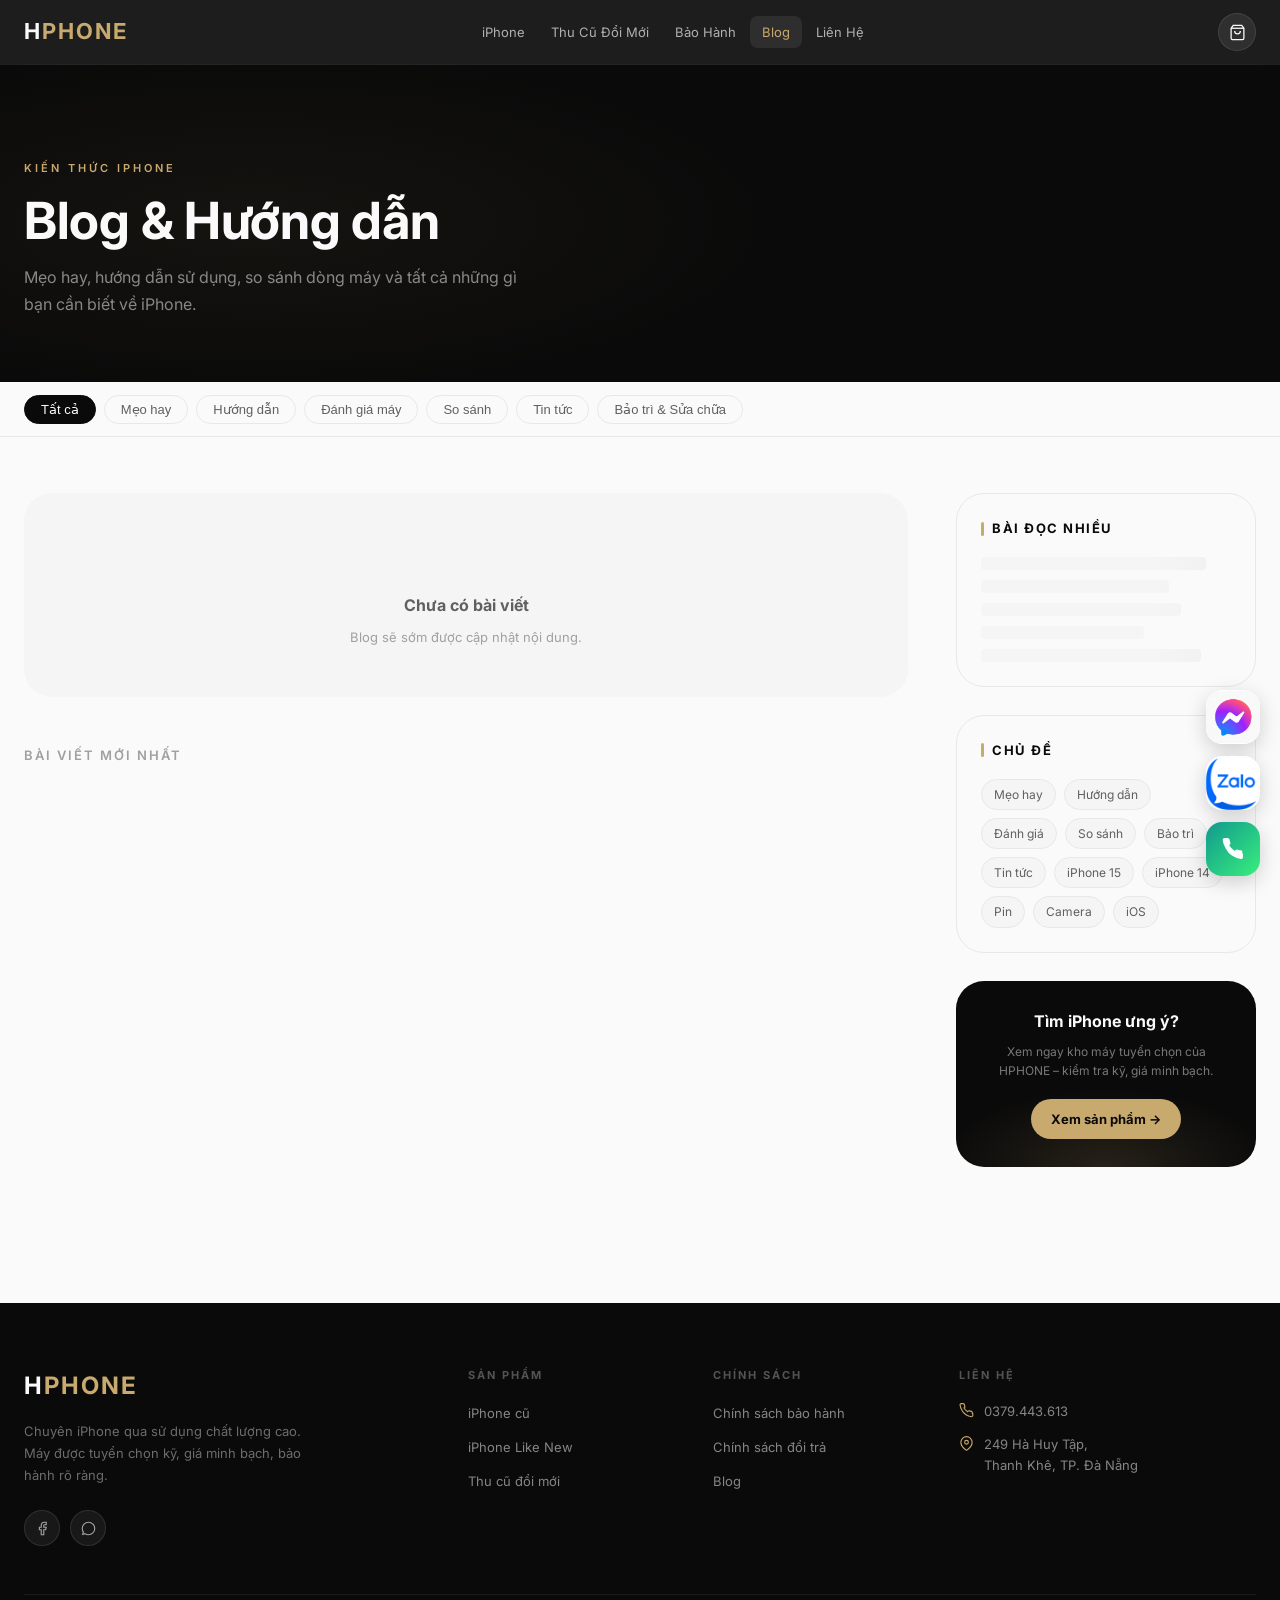
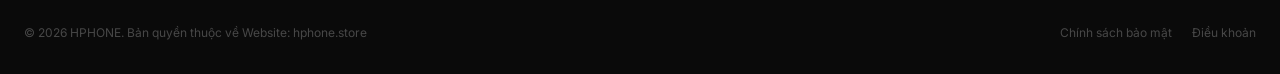
<file: blog.html>
<!DOCTYPE html>
<html lang="vi">
<head>
<meta charset="UTF-8">
<link rel="icon" type="image/x-icon" href="/favicon.ico">
<link rel="icon" type="image/svg+xml" href="/favicon.svg">
<meta name="viewport" content="width=device-width, initial-scale=1.0">
<title>Blog iPhone – Mẹo, Hướng dẫn & Đánh giá | HPHONE</title>
<meta name="description" content="Hướng dẫn sử dụng iPhone, mẹo hay, đánh giá máy cũ, so sánh dòng máy. Nội dung thực tế từ đội ngũ HPHONE.">
<link rel="preconnect" href="https://fonts.googleapis.com">
<link rel="preconnect" href="https://fonts.gstatic.com" crossorigin>
<link rel="preload" as="style" href="https://fonts.googleapis.com/css2?family=Inter:wght@400;500;600;700&display=swap" onload="this.onload=null;this.rel='stylesheet'"><noscript><link rel="stylesheet" href="https://fonts.googleapis.com/css2?family=Inter:wght@400;500;600;700&display=swap"></noscript>
<link rel="stylesheet" href="/assets/style.css">
<style>
/* ── NAV ── */
nav{position:fixed;top:0;left:0;right:0;z-index:100;background:rgba(10,10,10,0.92);backdrop-filter:blur(20px);-webkit-backdrop-filter:blur(20px);border-bottom:1px solid rgba(255,255,255,0.07)}
.nav-inner{max-width:1280px;margin:0 auto;padding:0 24px;display:flex;align-items:center;gap:20px;height:64px}
.logo{font-family:var(--font-display);font-size:22px;font-weight:700;color:var(--white);letter-spacing:2px;text-decoration:none;flex-shrink:0}
.logo span{color:var(--accent)}
.nav-links{display:flex;gap:2px;flex:1;justify-content:center}
.nav-links a{font-size:13px;font-weight:400;color:rgba(255,255,255,0.65);text-decoration:none;padding:6px 12px;border-radius:var(--radius-sm);transition:var(--transition);white-space:nowrap}
.nav-links a:hover,.nav-links a.active{color:var(--white);background:rgba(255,255,255,0.08)}
.nav-links a.active{color:var(--accent)}
.nav-right{display:flex;align-items:center;gap:10px;flex-shrink:0}
.mobile-nav-search{display:none;flex:1;align-items:center;gap:8px;background:rgba(255,255,255,0.1);border:1px solid rgba(255,255,255,0.15);border-radius:24px;padding:7px 12px;min-width:0}
.mobile-nav-search svg{width:15px;height:15px;stroke:rgba(255,255,255,0.55);fill:none;flex-shrink:0}
.mobile-nav-search input{background:none;border:none;outline:none;color:var(--white);font-size:14px;font-family:var(--font-body);width:100%;min-width:0}
.mobile-nav-search input::placeholder{color:rgba(255,255,255,0.4)}
.nav-icon-btn{width:38px;height:38px;border-radius:50%;background:rgba(255,255,255,0.08);border:1px solid rgba(255,255,255,0.1);display:flex;align-items:center;justify-content:center;cursor:pointer;transition:var(--transition);text-decoration:none;color:var(--white);position:relative}
.nav-icon-btn:hover{background:rgba(255,255,255,0.15)}
.nav-icon-btn svg{width:17px;height:17px;stroke:currentColor;fill:none;stroke-width:1.8}
.cart-badge{position:absolute;top:-4px;right:-4px;background:var(--accent);color:var(--black);font-size:10px;font-weight:700;width:18px;height:18px;border-radius:50%;display:none;align-items:center;justify-content:center}
@media(max-width:768px){
  .mobile-nav-search{display:flex}
  .nav-links{display:none!important}
  .nav-hamburger{display:flex}
}
.nav-hamburger{display:none;width:38px;height:38px;border-radius:50%;background:rgba(255,255,255,0.08);border:1px solid rgba(255,255,255,0.1);align-items:center;justify-content:center;cursor:pointer;flex-shrink:0;padding:0}
.nav-hamburger svg{width:18px;height:18px;stroke:var(--white);fill:none;stroke-width:2;stroke-linecap:round}
.nav-hamburger .icon-close{display:none}
.nav-hamburger.open .icon-open{display:none}
.nav-hamburger.open .icon-close{display:block}
.mobile-drawer{position:fixed;top:0;left:0;right:0;bottom:0;z-index:999;display:flex;flex-direction:column;pointer-events:none}
.mobile-drawer-bg{position:absolute;inset:0;background:rgba(0,0,0,0.6);opacity:0;transition:opacity 0.3s;cursor:pointer}
.mobile-drawer-panel{position:absolute;top:0;right:0;width:min(320px,85vw);height:100%;background:#0f0f0f;border-left:1px solid rgba(255,255,255,0.08);display:flex;flex-direction:column;transform:translateX(100%);transition:transform 0.3s cubic-bezier(0.4,0,0.2,1);overflow-y:auto}
.mobile-drawer.open{pointer-events:all}
.mobile-drawer.open .mobile-drawer-bg{opacity:1}
.mobile-drawer.open .mobile-drawer-panel{transform:translateX(0)}
.mobile-drawer-head{display:flex;align-items:center;justify-content:space-between;padding:20px 20px 16px;border-bottom:1px solid rgba(255,255,255,0.07);flex-shrink:0}
.mobile-drawer-logo{font-family:var(--font-display);font-size:20px;font-weight:700;color:var(--white);letter-spacing:2px;text-decoration:none}
.mobile-drawer-logo span{color:var(--accent)}
.mobile-drawer-close{width:34px;height:34px;border-radius:50%;background:rgba(255,255,255,0.07);border:1px solid rgba(255,255,255,0.1);display:flex;align-items:center;justify-content:center;cursor:pointer;color:var(--white);flex-shrink:0}
.mobile-drawer-close svg{width:16px;height:16px;stroke:currentColor;fill:none;stroke-width:2;stroke-linecap:round}
.mobile-drawer-search{padding:16px 20px;border-bottom:1px solid rgba(255,255,255,0.07);flex-shrink:0}
.mobile-search-box{display:flex;align-items:center;gap:10px;background:rgba(255,255,255,0.07);border:1px solid rgba(255,255,255,0.1);border-radius:12px;padding:10px 14px}
.mobile-search-box svg{width:16px;height:16px;stroke:rgba(255,255,255,0.4);fill:none;stroke-width:2;flex-shrink:0}
.mobile-search-box input{background:none;border:none;outline:none;color:var(--white);font-size:14px;font-family:var(--font-body);width:100%}
.mobile-search-box input::placeholder{color:rgba(255,255,255,0.35)}
.mobile-drawer-nav{flex:1;padding:8px 0}
.mobile-nav-link{display:flex;align-items:center;gap:14px;padding:14px 20px;color:rgba(255,255,255,0.75);text-decoration:none;font-size:15px;font-weight:400;transition:background 0.15s,color 0.15s;border-left:3px solid transparent}
.mobile-nav-link:hover{background:rgba(255,255,255,0.05);color:var(--white)}
.mobile-nav-link.active{color:var(--accent);border-left-color:var(--accent);background:rgba(200,169,110,0.06)}
.mobile-nav-link svg{width:18px;height:18px;stroke:currentColor;fill:none;stroke-width:1.7;flex-shrink:0;opacity:0.7}
.mobile-drawer-footer{padding:16px 20px;border-top:1px solid rgba(255,255,255,0.07);flex-shrink:0}
.mobile-drawer-zalo{display:flex;align-items:center;justify-content:center;gap:8px;width:100%;padding:13px;background:linear-gradient(135deg,#0068ff,#0052cc);border:none;border-radius:12px;color:#fff;font-family:var(--font-body);font-size:14px;font-weight:600;cursor:pointer;text-decoration:none;transition:opacity 0.2s}
.mobile-drawer-zalo:hover{opacity:0.88}
.mobile-drawer-phone{display:flex;align-items:center;justify-content:center;gap:8px;margin-top:10px;padding:11px;background:rgba(255,255,255,0.05);border:1px solid rgba(255,255,255,0.1);border-radius:12px;color:rgba(255,255,255,0.75);font-size:14px;font-weight:500;text-decoration:none;transition:background 0.15s}
.mobile-drawer-phone:hover{background:rgba(255,255,255,0.09);color:var(--white)}
.mobile-drawer-phone svg,.mobile-drawer-zalo svg{width:17px;height:17px;fill:currentColor;flex-shrink:0}
body.drawer-open{overflow:hidden}

/* ── PAGE HEADER ── */
.page-header{background:var(--black);padding:96px 24px 64px;margin-top:64px;position:relative;overflow:hidden}
.page-header::before{content:'';position:absolute;inset:0;background:radial-gradient(ellipse 60% 80% at 20% 50%,rgba(200,169,110,0.06) 0%,transparent 70%)}
.page-header-inner{max-width:1280px;margin:0 auto;position:relative;z-index:2}
.page-header-label{font-size:11px;font-weight:600;letter-spacing:3px;text-transform:uppercase;color:var(--accent);margin-bottom:14px}
.page-header h1{font-family:var(--font-display);font-size:clamp(32px,4vw,52px);font-weight:700;color:var(--white);line-height:1.1;letter-spacing:-0.3px;margin-bottom:16px}
.page-header p{font-size:16px;color:rgba(255,255,255,0.5);max-width:520px;line-height:1.7}

/* ── CATEGORIES FILTER ── */
.filter-bar{background:var(--white);border-bottom:1px solid var(--gray-200);position:sticky;top:64px;z-index:90}
.filter-bar-inner{max-width:1280px;margin:0 auto;padding:0 24px;display:flex;gap:8px;overflow-x:auto;height:54px;align-items:center;scrollbar-width:none}
.filter-bar-inner::-webkit-scrollbar{display:none}
.filter-btn{flex-shrink:0;padding:6px 16px;border-radius:30px;font-size:13px;font-weight:500;border:1px solid var(--gray-200);background:var(--white);color:var(--gray-600);cursor:pointer;transition:var(--transition);white-space:nowrap}
.filter-btn:hover{border-color:var(--black);color:var(--black)}
.filter-btn.active{background:var(--black);color:var(--white);border-color:var(--black)}

/* ── MAIN LAYOUT ── */
.blog-layout{max-width:1280px;margin:0 auto;padding:56px 24px;display:grid;grid-template-columns:1fr 300px;gap:48px;align-items:start}
@media(max-width:1024px){.blog-layout{grid-template-columns:1fr}}
@media(max-width:768px){.blog-layout{padding:32px 16px;gap:32px}}

/* ── FEATURED POST ── */
.featured-post{margin-bottom:48px}
.featured-card{background:var(--black);border-radius:var(--radius-xl);overflow:hidden;display:grid;grid-template-columns:1fr 1fr;min-height:360px;cursor:pointer;transition:var(--transition);text-decoration:none}
.featured-card:hover{transform:translateY(-4px);box-shadow:0 20px 50px rgba(0,0,0,0.2)}
@media(max-width:768px){.featured-card{grid-template-columns:1fr}}
.featured-img{background:linear-gradient(135deg,#1a1a1a,#111);display:flex;align-items:center;justify-content:center;min-height:220px;position:relative;overflow:hidden}
.featured-img img{width:100%;height:100%;object-fit:cover;position:absolute;inset:0}
.featured-img-placeholder{display:flex;flex-direction:column;align-items:center;gap:10px;opacity:0.3}
.featured-img-placeholder svg{width:48px;height:48px;stroke:var(--accent);fill:none;stroke-width:1.5}
.featured-img-placeholder span{font-size:12px;color:var(--accent);letter-spacing:2px;text-transform:uppercase}
.featured-content{padding:40px;display:flex;flex-direction:column;justify-content:center}
.post-cat-badge{display:inline-flex;align-items:center;gap:6px;background:rgba(200,169,110,0.12);border:1px solid rgba(200,169,110,0.25);border-radius:20px;padding:4px 12px;font-size:11px;font-weight:600;color:var(--accent);letter-spacing:0.5px;text-transform:uppercase;margin-bottom:18px;width:fit-content}
.featured-content h2{font-family:var(--font-display);font-size:clamp(20px,2.5vw,28px);font-weight:700;color:var(--white);line-height:1.25;margin-bottom:14px;letter-spacing:-0.2px}
.featured-content p{font-size:14px;color:rgba(255,255,255,0.5);line-height:1.7;margin-bottom:24px}
.post-meta{display:flex;align-items:center;gap:16px;flex-wrap:wrap}
.post-meta-item{display:flex;align-items:center;gap:5px;font-size:12px;color:rgba(255,255,255,0.35)}
.post-meta-item svg{width:13px;height:13px;stroke:currentColor;fill:none;stroke-width:2}
.read-more-link{display:inline-flex;align-items:center;gap:6px;font-size:13px;font-weight:600;color:var(--accent);text-decoration:none}
.read-more-link svg{width:14px;height:14px;stroke:currentColor;fill:none;stroke-width:2.5;transition:transform 0.2s}
.featured-card:hover .read-more-link svg{transform:translateX(3px)}

/* ── POST GRID ── */
.posts-section-title{font-size:13px;font-weight:600;letter-spacing:2px;text-transform:uppercase;color:var(--gray-400);margin-bottom:24px}
.posts-grid{display:grid;grid-template-columns:repeat(auto-fill,minmax(280px,1fr));gap:24px}
@media(max-width:600px){.posts-grid{grid-template-columns:1fr}}

.post-card{background:var(--white);border:1px solid var(--gray-200);border-radius:var(--radius-xl);overflow:hidden;transition:var(--transition);cursor:pointer;text-decoration:none;display:block}
.post-card:hover{border-color:var(--gray-400);transform:translateY(-5px);box-shadow:0 16px 36px rgba(0,0,0,0.09)}
.post-card-img{background:linear-gradient(135deg,var(--gray-100),var(--gray-200));aspect-ratio:16/9;display:flex;align-items:center;justify-content:center;position:relative;overflow:hidden}
.post-card-img img{width:100%;height:100%;object-fit:cover;position:absolute;inset:0}
.post-card-img-placeholder{display:flex;flex-direction:column;align-items:center;gap:8px;opacity:0.5}
.post-card-img-placeholder svg{width:32px;height:32px;stroke:var(--gray-400);fill:none;stroke-width:1.5}
.post-card-body{padding:20px}
.post-card-cat{font-size:10px;font-weight:700;letter-spacing:1.5px;text-transform:uppercase;color:var(--accent);margin-bottom:8px}
.post-card h3{font-size:15px;font-weight:700;color:var(--black);line-height:1.35;margin-bottom:10px}
.post-card p{font-size:13px;color:var(--gray-600);line-height:1.6;margin-bottom:16px;display:-webkit-box;-webkit-line-clamp:2;-webkit-box-orient:vertical;overflow:hidden}
.post-card-footer{display:flex;align-items:center;justify-content:space-between}
.post-card-meta{display:flex;align-items:center;gap:10px;font-size:11px;color:var(--gray-400)}
.post-card-meta svg{width:12px;height:12px;stroke:currentColor;fill:none;stroke-width:2}
.post-card-arrow{width:28px;height:28px;border-radius:50%;background:var(--gray-100);border:1px solid var(--gray-200);display:flex;align-items:center;justify-content:center;transition:var(--transition)}
.post-card:hover .post-card-arrow{background:var(--black);border-color:var(--black)}
.post-card-arrow svg{width:12px;height:12px;stroke:var(--black);fill:none;stroke-width:2.5;transition:var(--transition)}
.post-card:hover .post-card-arrow svg{stroke:var(--white)}

/* ── SIDEBAR ── */
.sidebar{display:flex;flex-direction:column;gap:28px}
.sidebar-widget{background:var(--white);border:1px solid var(--gray-200);border-radius:var(--radius-xl);padding:24px}
.sidebar-widget-title{font-size:13px;font-weight:700;letter-spacing:1.5px;text-transform:uppercase;color:var(--black);margin-bottom:18px;display:flex;align-items:center;gap:8px}
.sidebar-widget-title::before{content:'';display:inline-block;width:3px;height:14px;background:var(--accent);border-radius:2px}
.popular-post{display:flex;gap:14px;align-items:flex-start;padding:12px 0;border-bottom:1px solid var(--gray-100)}
.popular-post:last-child{border-bottom:none;padding-bottom:0}
.popular-post:first-child{padding-top:0}
.popular-num{font-size:22px;font-weight:800;color:var(--gray-200);font-family:var(--font-display);flex-shrink:0;line-height:1;margin-top:2px;width:28px}
.popular-post-title{font-size:13px;font-weight:600;color:var(--black);line-height:1.4;text-decoration:none;display:block;margin-bottom:4px;transition:color 0.2s}
a.popular-post-title:hover{color:var(--accent)}
.popular-post-meta{font-size:11px;color:var(--gray-400)}

.tag-cloud{display:flex;flex-wrap:wrap;gap:8px}
.tag-chip{background:var(--gray-100);border:1px solid var(--gray-200);border-radius:20px;padding:5px 12px;font-size:12px;color:var(--gray-600);cursor:pointer;transition:var(--transition);text-decoration:none}
.tag-chip:hover{background:var(--black);color:var(--white);border-color:var(--black)}

.sidebar-promo{background:var(--black);border-radius:var(--radius-xl);padding:28px;text-align:center;overflow:hidden;position:relative}
.sidebar-promo::before{content:'';position:absolute;inset:0;background:radial-gradient(ellipse 80% 60% at 50% 100%,rgba(200,169,110,0.15) 0%,transparent 70%)}
.sidebar-promo h4{font-size:16px;font-weight:700;color:var(--white);margin-bottom:8px;position:relative;z-index:1}
.sidebar-promo p{font-size:12px;color:rgba(255,255,255,0.45);margin-bottom:18px;line-height:1.6;position:relative;z-index:1}
.sidebar-promo a{background:var(--accent);color:var(--black);font-size:13px;font-weight:700;padding:10px 20px;border-radius:30px;text-decoration:none;display:inline-block;transition:var(--transition);position:relative;z-index:1}
.sidebar-promo a:hover{background:var(--accent-light);transform:translateY(-1px)}

/* ── LOAD MORE ── */
.load-more-wrap{display:flex;justify-content:center;margin-top:40px}
.load-more-btn{padding:13px 32px;border-radius:30px;border:1.5px solid var(--gray-200);background:var(--white);color:var(--black);font-size:14px;font-weight:600;cursor:pointer;transition:var(--transition);font-family:var(--font-body)}
.load-more-btn:hover{border-color:var(--black);background:var(--black);color:var(--white)}
.load-more-btn:disabled{opacity:0.4;cursor:not-allowed}

/* ── EMPTY / ERROR ── */
.empty-state{grid-column:1/-1;text-align:center;padding:64px 24px;color:var(--gray-400)}
.empty-state svg{width:52px;height:52px;stroke:var(--gray-200);fill:none;stroke-width:1.5;margin-bottom:16px}
.empty-state h3{font-size:18px;font-weight:600;color:var(--gray-600);margin-bottom:8px}
.empty-state p{font-size:14px}

/* ── SKELETON ── */
@keyframes shimmer{0%{background-position:-700px 0}100%{background-position:700px 0}}
.skeleton{background:linear-gradient(90deg,var(--gray-100) 25%,var(--gray-200) 50%,var(--gray-100) 75%);background-size:700px 100%;animation:shimmer 1.4s infinite linear;border-radius:var(--radius-sm)}

/* ── FOOTER ── */
footer{background:var(--black);padding:64px 24px 32px;margin-top:80px}
.footer-inner{max-width:1280px;margin:0 auto}
.footer-top{display:grid;grid-template-columns:2fr 1fr 1fr 1.5fr;gap:48px;margin-bottom:48px}
@media(max-width:900px){.footer-top{grid-template-columns:1fr 1fr;gap:32px}}
@media(max-width:600px){.footer-top{grid-template-columns:1fr;gap:28px}}
.footer-logo{font-family:var(--font-display);font-size:24px;font-weight:700;color:var(--white);letter-spacing:2px;margin-bottom:14px}
.footer-logo span{color:var(--accent)}
.footer-desc{font-size:13px;color:rgba(255,255,255,0.4);line-height:1.7;max-width:280px;margin-bottom:24px}
.footer-col-title{font-size:11px;font-weight:700;letter-spacing:2px;text-transform:uppercase;color:rgba(255,255,255,0.3);margin-bottom:16px}
.footer-links{list-style:none;display:flex;flex-direction:column;gap:10px}
.footer-links a{font-size:13px;color:rgba(255,255,255,0.5);text-decoration:none;transition:color 0.2s}
.footer-links a:hover{color:var(--accent)}
.footer-contact-item{display:flex;align-items:flex-start;gap:10px;font-size:13px;color:rgba(255,255,255,0.5);margin-bottom:12px}
.footer-contact-item svg{width:15px;height:15px;stroke:var(--accent);fill:none;stroke-width:1.8;flex-shrink:0;margin-top:2px}
.footer-bottom{display:flex;justify-content:space-between;align-items:center;padding-top:28px;border-top:1px solid rgba(255,255,255,0.07);flex-wrap:wrap;gap:12px}
.footer-copy{font-size:12px;color:rgba(255,255,255,0.25)}
.footer-policy{display:flex;gap:20px}
.footer-policy a{font-size:12px;color:rgba(255,255,255,0.25);text-decoration:none;transition:color 0.2s}
.footer-policy a:hover{color:rgba(255,255,255,0.5)}
.footer-social{display:flex;gap:10px}
.social-link{width:36px;height:36px;border-radius:50%;background:rgba(255,255,255,0.06);border:1px solid rgba(255,255,255,0.1);display:flex;align-items:center;justify-content:center;text-decoration:none;transition:var(--transition)}
.social-link:hover{background:var(--accent);border-color:var(--accent)}
.social-link svg{width:15px;height:15px;stroke:rgba(255,255,255,0.6);fill:none;stroke-width:1.8;transition:var(--transition)}
.social-link:hover svg{stroke:var(--black)}

/* ── FLOAT BUTTONS ── */
.float-contact{position:fixed;bottom:28px;right:24px;z-index:999;display:flex;flex-direction:column;align-items:flex-end;gap:12px}
.float-btn{width:52px;height:52px;border-radius:50%;display:flex;align-items:center;justify-content:center;text-decoration:none;box-shadow:0 4px 16px rgba(0,0,0,0.25);transition:transform 0.25s,box-shadow 0.25s;position:relative;cursor:pointer;border:none}
.float-btn:hover{transform:translateY(-4px) scale(1.08);box-shadow:0 8px 28px rgba(0,0,0,0.3)}
.float-btn-label{position:absolute;right:62px;background:rgba(10,10,10,0.85);color:#fff;font-size:12px;font-weight:500;padding:5px 10px;border-radius:6px;white-space:nowrap;opacity:0;pointer-events:none;transition:opacity 0.2s;font-family:var(--font-body)}
.float-btn:hover .float-btn-label{opacity:1}
.float-zalo{background:#0068ff}
.float-zalo svg{width:30px;height:30px;fill:#fff}
.float-phone{background:linear-gradient(135deg,#11998e,#38ef7d)}
.float-phone svg{width:22px;height:22px;fill:#fff}
.float-phone::before{content:'';position:absolute;inset:-4px;border-radius:50%;border:2px solid rgba(56,239,125,0.5);animation:ring 1.8s ease-out infinite}
@keyframes ring{0%{transform:scale(1);opacity:0.8}100%{transform:scale(1.5);opacity:0}}

@media(max-width:768px){
  .blog-layout{grid-template-columns:1fr}
  .sidebar{order:99}
  .featured-card{grid-template-columns:1fr}
  .posts-grid{grid-template-columns:1fr 1fr}
  .page-header{padding:88px 16px 48px}
}
@media(max-width:480px){
  .posts-grid{grid-template-columns:1fr}
}
</style>
<link rel="preconnect" href="https://pkmigreebudnbfkujplu.supabase.co">
<link rel="dns-prefetch" href="https://pkmigreebudnbfkujplu.supabase.co">
<script>
const _SB_URL="https://pkmigreebudnbfkujplu.supabase.co";
const _SB_KEY="eyJhbGciOiJIUzI1NiIsInR5cCI6IkpXVCJ9.eyJpc3MiOiJzdXBhYmFzZSIsInJlZiI6InBrbWlncmVlYnVkbmJma3VqcGx1Iiwicm9sZSI6ImFub24iLCJpYXQiOjE3ODAwNTAyMjYsImV4cCI6MjA5NTYyNjIyNn0.Bb9Y6-FKshYfmxUrEU8GJfJKnnrbJ--vMtXzAwCHFns";
function createSbClient(url,key){var hdr={apikey:key,Authorization:'Bearer '+key};return{from:function(t){var _s='*',_f=[],_o='',_l='';var q={select:function(s){_s=s||'*';return q;},eq:function(c,v){_f.push(c+'=eq.'+encodeURIComponent(v));return q;},neq:function(c,v){_f.push(c+'=neq.'+encodeURIComponent(v));return q;},order:function(c,o){_o='order='+c+'.'+(o&&o.ascending===false?'desc':'asc');return q;},limit:function(n){_l='limit='+n;return q;},single:function(){return _r(true);},maybeSingle:function(){return _r(true);},then:function(a,b){return _r(false).then(a,b);},catch:function(b){return _r(false).catch(b);}};function _r(one){var p=['select='+encodeURIComponent(_s)].concat(_f);if(_o)p.push(_o);if(_l)p.push(_l);return fetch(url+'/rest/v1/'+t+'?'+p.join('&'),{headers:hdr}).then(function(r){if(!r.ok)return r.text().then(function(x){return{data:null,error:{message:x}};});return r.json().then(function(a){return{data:one?(a[0]||null):a,error:null};});}).catch(function(e){return{data:null,error:e};});}return q;}};}</script>
<script type="text/javascript">
    (function(c,l,a,r,i,t,y){
        c[a]=c[a]||function(){(c[a].q=c[a].q||[]).push(arguments)};
        t=l.createElement(r);t.async=1;t.src="https://www.clarity.ms/tag/"+i;
        y=l.getElementsByTagName(r)[0];y.parentNode.insertBefore(t,y);
    })(window, document, "clarity", "script", "xe4466lyyp");
</script>
</head>
<body>

<!-- NAV -->
<nav>
  <div class="nav-inner">
    <a href="index.html" class="logo">H<span>PHONE</span></a>
    <div class="nav-links">
      <a href="danh-sach-san-pham.html">iPhone</a>
      <a href="thu-cu-doi-moi.html">Thu Cũ Đổi Mới</a>
      <a href="bao-hanh.html">Bảo Hành</a>
      <a href="blog.html" class="active">Blog</a>
      <a href="lien-he.html">Liên Hệ</a>
    </div>
    <div class="nav-right">
      <div class="mobile-nav-search">
        <svg viewBox="0 0 24 24"><circle cx="11" cy="11" r="8"/><path d="m21 21-4.35-4.35"/></svg>
        <input type="text" placeholder="Tìm bài viết..." autocomplete="off" id="mobileSearchInput">
      </div>
      <a href="gio-hang.html" class="nav-icon-btn" aria-label="Giỏ hàng">
        <svg viewBox="0 0 24 24"><path d="M6 2 3 6v14a2 2 0 0 0 2 2h14a2 2 0 0 0 2-2V6l-3-4z"/><line x1="3" y1="6" x2="21" y2="6"/><path d="M16 10a4 4 0 0 1-8 0"/></svg>
        <span class="cart-badge" id="cartBadge"></span>
      </a>
      <button class="nav-hamburger" id="navHamburger" aria-label="Mở menu">
        <svg viewBox="0 0 24 24" class="icon-open"><line x1="3" y1="6" x2="21" y2="6"/><line x1="3" y1="12" x2="21" y2="12"/><line x1="3" y1="18" x2="21" y2="18"/></svg>
        <svg viewBox="0 0 24 24" class="icon-close"><line x1="18" y1="6" x2="6" y2="18"/><line x1="6" y1="6" x2="18" y2="18"/></svg>
      </button>
    </div>
  </div>
</nav>

<!-- PAGE HEADER -->
<div class="page-header">
  <div class="page-header-inner">
    <div class="page-header-label">Kiến thức iPhone</div>
    <h1>Blog & Hướng dẫn</h1>
    <p>Mẹo hay, hướng dẫn sử dụng, so sánh dòng máy và tất cả những gì bạn cần biết về iPhone.</p>
  </div>
</div>

<!-- CATEGORY FILTER -->
<div class="filter-bar">
  <div class="filter-bar-inner" id="filterBar">
    <button class="filter-btn active" data-cat="all">Tất cả</button>
    <button class="filter-btn" data-cat="meo-hay">Mẹo hay</button>
    <button class="filter-btn" data-cat="huong-dan">Hướng dẫn</button>
    <button class="filter-btn" data-cat="danh-gia">Đánh giá máy</button>
    <button class="filter-btn" data-cat="so-sanh">So sánh</button>
    <button class="filter-btn" data-cat="tin-tuc">Tin tức</button>
    <button class="filter-btn" data-cat="bao-tri">Bảo trì & Sửa chữa</button>
  </div>
</div>

<!-- MAIN BLOG LAYOUT -->
<div class="blog-layout">
  <main>
    <!-- FEATURED -->
    <div class="featured-post" id="featuredPost">
      <!-- Skeleton -->
      <div style="border-radius:var(--radius-xl);overflow:hidden;display:grid;grid-template-columns:1fr 1fr;min-height:320px" id="featuredSkeleton">
        <div class="skeleton" style="min-height:320px"></div>
        <div style="background:var(--black);padding:40px;display:flex;flex-direction:column;justify-content:center;gap:14px">
          <div class="skeleton" style="height:18px;width:90px;border-radius:20px;opacity:0.3"></div>
          <div class="skeleton" style="height:28px;width:90%;border-radius:6px;opacity:0.25"></div>
          <div class="skeleton" style="height:28px;width:75%;border-radius:6px;opacity:0.25"></div>
          <div class="skeleton" style="height:14px;width:100%;border-radius:4px;opacity:0.2;margin-top:4px"></div>
          <div class="skeleton" style="height:14px;width:85%;border-radius:4px;opacity:0.2"></div>
        </div>
      </div>
    </div>

    <div class="posts-section-title" id="postsLabel">Bài viết mới nhất</div>
    <div class="posts-grid" id="postsGrid">
      <!-- Skeleton cards -->
      <div class="post-card" style="pointer-events:none">
        <div class="skeleton" style="aspect-ratio:16/9"></div>
        <div style="padding:20px;display:flex;flex-direction:column;gap:10px">
          <div class="skeleton" style="height:10px;width:60px;border-radius:4px"></div>
          <div class="skeleton" style="height:16px;width:90%;border-radius:4px"></div>
          <div class="skeleton" style="height:16px;width:70%;border-radius:4px"></div>
          <div class="skeleton" style="height:12px;width:100%;border-radius:4px;margin-top:4px"></div>
          <div class="skeleton" style="height:12px;width:80%;border-radius:4px"></div>
        </div>
      </div>
      <div class="post-card" style="pointer-events:none">
        <div class="skeleton" style="aspect-ratio:16/9"></div>
        <div style="padding:20px;display:flex;flex-direction:column;gap:10px">
          <div class="skeleton" style="height:10px;width:60px;border-radius:4px"></div>
          <div class="skeleton" style="height:16px;width:90%;border-radius:4px"></div>
          <div class="skeleton" style="height:16px;width:70%;border-radius:4px"></div>
          <div class="skeleton" style="height:12px;width:100%;border-radius:4px;margin-top:4px"></div>
          <div class="skeleton" style="height:12px;width:80%;border-radius:4px"></div>
        </div>
      </div>
      <div class="post-card" style="pointer-events:none">
        <div class="skeleton" style="aspect-ratio:16/9"></div>
        <div style="padding:20px;display:flex;flex-direction:column;gap:10px">
          <div class="skeleton" style="height:10px;width:60px;border-radius:4px"></div>
          <div class="skeleton" style="height:16px;width:90%;border-radius:4px"></div>
          <div class="skeleton" style="height:16px;width:70%;border-radius:4px"></div>
          <div class="skeleton" style="height:12px;width:100%;border-radius:4px;margin-top:4px"></div>
          <div class="skeleton" style="height:12px;width:80%;border-radius:4px"></div>
        </div>
      </div>
    </div>
    <div class="load-more-wrap" id="loadMoreWrap" style="display:none">
      <button class="load-more-btn" id="loadMoreBtn">Xem thêm bài viết</button>
    </div>
  </main>

  <!-- SIDEBAR -->
  <aside class="sidebar">
    <!-- Popular posts -->
    <div class="sidebar-widget">
      <div class="sidebar-widget-title">Bài đọc nhiều</div>
      <div id="popularPosts">
        <div style="display:flex;flex-direction:column;gap:10px">
          <div class="skeleton" style="height:13px;width:90%;border-radius:4px"></div>
          <div class="skeleton" style="height:13px;width:75%;border-radius:4px"></div>
          <div class="skeleton" style="height:13px;width:80%;border-radius:4px"></div>
          <div class="skeleton" style="height:13px;width:65%;border-radius:4px"></div>
          <div class="skeleton" style="height:13px;width:88%;border-radius:4px"></div>
        </div>
      </div>
    </div>

    <!-- Tags -->
    <div class="sidebar-widget">
      <div class="sidebar-widget-title">Chủ đề</div>
      <div class="tag-cloud">
        <a href="?cat=meo-hay" class="tag-chip">Mẹo hay</a>
        <a href="?cat=huong-dan" class="tag-chip">Hướng dẫn</a>
        <a href="?cat=danh-gia" class="tag-chip">Đánh giá</a>
        <a href="?cat=so-sanh" class="tag-chip">So sánh</a>
        <a href="?cat=bao-tri" class="tag-chip">Bảo trì</a>
        <a href="?cat=tin-tuc" class="tag-chip">Tin tức</a>
        <span class="tag-chip" onclick="filterPosts('iphone-15')">iPhone 15</span>
        <span class="tag-chip" onclick="filterPosts('iphone-14')">iPhone 14</span>
        <span class="tag-chip" onclick="filterPosts('pin')">Pin</span>
        <span class="tag-chip" onclick="filterPosts('camera')">Camera</span>
        <span class="tag-chip" onclick="filterPosts('ios')">iOS</span>
      </div>
    </div>

    <!-- CTA promo -->
    <div class="sidebar-promo">
      <h4>Tìm iPhone ưng ý?</h4>
      <p>Xem ngay kho máy tuyển chọn của HPHONE – kiểm tra kỹ, giá minh bạch.</p>
      <a href="danh-sach-san-pham.html">Xem sản phẩm →</a>
    </div>
  </aside>
</div>

<!-- FOOTER -->
<footer>
  <div class="footer-inner">
    <div class="footer-top">
      <div>
        <div class="footer-logo">H<span>PHONE</span></div>
        <p class="footer-desc">Chuyên iPhone qua sử dụng chất lượng cao. Máy được tuyển chọn kỹ, giá minh bạch, bảo hành rõ ràng.</p>
        <div class="footer-social">
          <a href="https://www.facebook.com/hphone.iphonedanang" target="_blank" class="social-link" aria-label="Facebook">
            <svg viewBox="0 0 24 24"><path d="M18 2h-3a5 5 0 0 0-5 5v3H7v4h3v8h4v-8h3l1-4h-4V7a1 1 0 0 1 1-1h3z"/></svg>
          </a>
          <a href="#" class="social-link" aria-label="Zalo">
            <svg viewBox="0 0 24 24"><path d="M12 2C6.48 2 2 6.48 2 12c0 2.17.7 4.19 1.87 5.83L2.5 21.5l3.83-1.33C7.83 21.33 9.85 22 12 22c5.52 0 10-4.48 10-10S17.52 2 12 2z"/></svg>
          </a>
        </div>
      </div>
      <div>
        <div class="footer-col-title">Sản phẩm</div>
        <ul class="footer-links">
          <li><a href="danh-sach-san-pham.html">iPhone cũ</a></li>
          <li><a href="danh-sach-san-pham.html">iPhone Like New</a></li>
          <li><a href="thu-cu-doi-moi.html">Thu cũ đổi mới</a></li>
        </ul>
      </div>
      <div>
        <div class="footer-col-title">Chính sách</div>
        <ul class="footer-links">
          <li><a href="bao-hanh.html">Chính sách bảo hành</a></li>
          <li><a href="bao-hanh.html">Chính sách đổi trả</a></li>
          <li><a href="blog.html">Blog</a></li>
        </ul>
      </div>
      <div>
        <div class="footer-col-title">Liên hệ</div>
        <div class="footer-contact-item">
          <svg viewBox="0 0 24 24"><path d="M22 16.92v3a2 2 0 0 1-2.18 2 19.79 19.79 0 0 1-8.63-3.07A19.5 19.5 0 0 1 4.69 11.5a19.79 19.79 0 0 1-3.07-8.67A2 2 0 0 1 3.62 1h3a2 2 0 0 1 2 1.72 12.84 12.84 0 0 0 .7 2.81 2 2 0 0 1-.45 2.11L8 8.09a16 16 0 0 0 5.83 5.83l.83-.83a2 2 0 0 1 2.11-.45 12.84 12.84 0 0 0 2.81.7A2 2 0 0 1 21.17 16z"/></svg>
          <span>0379.443.613</span>
        </div>
        <div class="footer-contact-item">
          <svg viewBox="0 0 24 24"><path d="M21 10c0 7-9 13-9 13s-9-6-9-13a9 9 0 0 1 18 0z"/><circle cx="12" cy="10" r="3"/></svg>
          <span>249 Hà Huy Tập,<br>Thanh Khê, TP. Đà Nẵng</span>
        </div>
      </div>
    </div>
    <div class="footer-bottom">
      <div class="footer-copy">© 2026 HPHONE. Bản quyền thuộc về Website: hphone.store</div>
      <div class="footer-policy">
        <a href="#">Chính sách bảo mật</a>
        <a href="#">Điều khoản</a>
      </div>
    </div>
  </div>
</footer>

<!-- FLOATING BUTTONS -->
<script>
// ── CART BADGE ──
(function(){
  try{
    var cart=JSON.parse(localStorage.getItem('hphone_cart')||'[]');
    var badge=document.getElementById('cartBadge');
    if(badge&&cart.length){badge.style.display='flex';badge.textContent=cart.length;}
  }catch(e){}
})();

// ── CATEGORY LABELS MAP ──
var CAT_LABELS = {
  'meo-hay':'Mẹo hay',
  'huong-dan':'Hướng dẫn',
  'danh-gia':'Đánh giá máy',
  'so-sanh':'So sánh',
  'tin-tuc':'Tin tức',
  'bao-tri':'Bảo trì & Sửa chữa'
};

var currentCat = 'all';
var currentPage = 0;
var PAGE_SIZE = 9;
var allPosts = [];
var filteredPosts = [];

function waitForSupabase(cb) { cb(); }

function fmtDate(d){
  if(!d) return '';
  var dt = new Date(d);
  return dt.toLocaleDateString('vi-VN',{day:'2-digit',month:'2-digit',year:'numeric'});
}

function imgOrPlaceholder(url, cls){
  if(url) return '<img src="'+url+'" alt="" loading="lazy">';
  return '<div class="'+cls+'"><svg viewBox="0 0 24 24"><rect x="3" y="3" width="18" height="18" rx="3"/><circle cx="8.5" cy="8.5" r="1.5"/><polyline points="21 15 16 10 5 21"/></svg></div>';
}

function renderFeatured(post){
  var el = document.getElementById('featuredPost');
  if(!post){el.style.display='none';return;}
  var catLabel = CAT_LABELS[post.category]||post.category||'Blog';
  el.innerHTML = '<a href="/blog/'+encodeURIComponent(post.slug||post.id)+'" class="featured-card">'
    +'<div class="featured-img">'+(post.cover_image?'<img src="'+post.cover_image+'" alt="">':'<div class="featured-img-placeholder"><svg viewBox="0 0 24 24"><rect x="3" y="3" width="18" height="18" rx="3"/><circle cx="8.5" cy="8.5" r="1.5"/><polyline points="21 15 16 10 5 21"/></svg><span>HPHONE Blog</span></div>')+'</div>'
    +'<div class="featured-content">'
    +'<div class="post-cat-badge">⭐ Nổi bật &nbsp;·&nbsp; '+catLabel+'</div>'
    +'<h2>'+post.title+'</h2>'
    +'<p>'+(post.excerpt||'')+'</p>'
    +'<div class="post-meta">'
    +'<span class="post-meta-item"><svg viewBox="0 0 24 24"><rect x="3" y="4" width="18" height="18" rx="2"/><line x1="16" y1="2" x2="16" y2="6"/><line x1="8" y1="2" x2="8" y2="6"/><line x1="3" y1="10" x2="21" y2="10"/></svg>'+fmtDate(post.published_at||post.created_at)+'</span>'
    +(post.read_time?'<span class="post-meta-item"><svg viewBox="0 0 24 24"><circle cx="12" cy="12" r="10"/><polyline points="12 6 12 12 16 14"/></svg>'+post.read_time+' phút đọc</span>':'')
    +'</div>'
    +'<div class="read-more-link" style="margin-top:20px">Đọc bài viết <svg viewBox="0 0 24 24"><line x1="5" y1="12" x2="19" y2="12"/><polyline points="12 5 19 12 12 19"/></svg></div>'
    +'</div>'
    +'</a>';
}

function postCardHTML(post){
  var catLabel = CAT_LABELS[post.category]||post.category||'Blog';
  return '<a href="/blog/'+encodeURIComponent(post.slug||post.id)+'" class="post-card">'
    +'<div class="post-card-img">'+(post.cover_image?'<img src="'+post.cover_image+'" alt="" loading="lazy">':'<div class="post-card-img-placeholder"><svg viewBox="0 0 24 24"><rect x="3" y="3" width="18" height="18" rx="3"/><circle cx="8.5" cy="8.5" r="1.5"/><polyline points="21 15 16 10 5 21"/></svg></div>')+'</div>'
    +'<div class="post-card-body">'
    +'<div class="post-card-cat">'+catLabel+'</div>'
    +'<h3>'+post.title+'</h3>'
    +'<p>'+(post.excerpt||'')+'</p>'
    +'<div class="post-card-footer">'
    +'<div class="post-card-meta"><svg viewBox="0 0 24 24"><rect x="3" y="4" width="18" height="18" rx="2"/><line x1="16" y1="2" x2="16" y2="6"/><line x1="8" y1="2" x2="8" y2="6"/><line x1="3" y1="10" x2="21" y2="10"/></svg>'+fmtDate(post.published_at||post.created_at)+(post.read_time?'<svg viewBox="0 0 24 24" style="margin-left:6px"><circle cx="12" cy="12" r="10"/><polyline points="12 6 12 12 16 14"/></svg>'+post.read_time+' phút':'')+'</div>'
    +'<div class="post-card-arrow"><svg viewBox="0 0 24 24"><line x1="5" y1="12" x2="19" y2="12"/><polyline points="12 5 19 12 12 19"/></svg></div>'
    +'</div>'
    +'</div>'
    +'</a>';
}

function renderGrid(){
  var grid = document.getElementById('postsGrid');
  var label = document.getElementById('postsLabel');
  var loadWrap = document.getElementById('loadMoreWrap');

  var start = 1; // skip first (featured)
  var end = (currentPage+1)*PAGE_SIZE+1;
  var slice = filteredPosts.slice(start,end);

  if(currentCat==='all'){
    label.textContent = 'Bài viết mới nhất';
  } else {
    label.textContent = (CAT_LABELS[currentCat]||currentCat) + ' (' + (filteredPosts.length) + ' bài)';
  }

  if(slice.length===0){
    grid.innerHTML = '<div class="empty-state" style="grid-column:1/-1"><svg viewBox="0 0 24 24"><path d="M14 2H6a2 2 0 0 0-2 2v16a2 2 0 0 0 2 2h12a2 2 0 0 0 2-2V8z"/><polyline points="14 2 14 8 20 8"/></svg><h3>Chưa có bài viết</h3><p>Danh mục này sẽ sớm có nội dung mới.</p></div>';
  } else {
    grid.innerHTML = slice.map(postCardHTML).join('');
  }

  if(end < filteredPosts.length){
    loadWrap.style.display='flex';
    document.getElementById('loadMoreBtn').disabled=false;
  } else {
    loadWrap.style.display='none';
  }
}

function renderPopular(posts){
  var el = document.getElementById('popularPosts');
  var top5 = posts.slice(0,5);
  if(!top5.length){el.innerHTML='<div style="font-size:13px;color:var(--gray-400)">Chưa có bài viết.</div>';return;}
  el.innerHTML = top5.map(function(p,i){
    return '<div class="popular-post">'
      +'<div class="popular-num">0'+(i+1)+'</div>'
      +'<div>'
      +'<a href="/blog/'+encodeURIComponent(p.slug||p.id)+'" class="popular-post-title">'+p.title+'</a>'
      +'<div class="popular-post-meta">'+fmtDate(p.published_at||p.created_at)+(p.read_time?' · '+p.read_time+' phút':'')+'</div>'
      +'</div>'
      +'</div>';
  }).join('');
}

window.filterPosts = function(cat){
  currentCat = cat;
  currentPage = 0;
  document.querySelectorAll('.filter-btn').forEach(function(b){
    b.classList.toggle('active', b.dataset.cat===cat);
  });
  if(cat==='all'){
    filteredPosts = allPosts;
  } else {
    filteredPosts = allPosts.filter(function(p){return p.category===cat;});
  }
  renderFeatured(filteredPosts[0]||null);
  renderGrid();
};

waitForSupabase(async function(){
  var sb = createSbClient(_SB_URL,_SB_KEY);

  var {data,error} = await sb
    .from('blog_posts')
    .select('id,title,slug,excerpt,category,cover_image,published_at,created_at,read_time,featured')
    .eq('status','published')
    .order('published_at',{ascending:false})
    .limit(100);

  if(error||!data||!data.length){
    document.getElementById('featuredSkeleton') && (document.getElementById('featuredPost').innerHTML = '<div style="text-align:center;padding:48px 24px;background:var(--gray-100);border-radius:var(--radius-xl);color:var(--gray-400)"><svg viewBox="0 0 24 24" style="width:40px;height:40px;stroke:var(--gray-300);fill:none;stroke-width:1.5;margin-bottom:12px;display:block;margin-left:auto;margin-right:auto"><path d="M14 2H6a2 2 0 0 0-2 2v16a2 2 0 0 0 2 2h12a2 2 0 0 0 2-2V8z"/><polyline points="14 2 14 8 20 8"/></svg><strong style="display:block;color:var(--gray-600);font-size:16px;margin-bottom:6px">Chưa có bài viết</strong><span style="font-size:13px">Blog sẽ sớm được cập nhật nội dung.</span></div>');
    document.getElementById('postsGrid').innerHTML = '';
    return;
  }

  allPosts = data;
  filteredPosts = data;

  // Featured: ưu tiên post có featured=true, fallback về post đầu tiên
  var featured = data.find(function(p){return p.featured;})||data[0];
  renderFeatured(featured);
  renderPopular(data);
  renderGrid();
});

// Filter buttons
document.getElementById('filterBar').addEventListener('click',function(e){
  var btn = e.target.closest('.filter-btn');
  if(!btn) return;
  filterPosts(btn.dataset.cat);
});

// Load more
document.getElementById('loadMoreBtn').addEventListener('click',function(){
  currentPage++;
  renderGrid();
});

// URL param filter
(function(){
  var cat = new URLSearchParams(location.search).get('cat');
  if(cat) setTimeout(function(){ filterPosts(cat); }, 200);
})();
</script>
<!-- MOBILE DRAWER -->
<div class="mobile-drawer" id="mobileDrawer">
  <div class="mobile-drawer-bg" id="mobileDrawerBg"></div>
  <div class="mobile-drawer-panel">
    <div class="mobile-drawer-head">
      <a href="/index.html" class="mobile-drawer-logo">H<span>PHONE</span></a>
      <button class="mobile-drawer-close" id="mobileDrawerClose" aria-label="Đóng menu"><svg viewBox="0 0 24 24"><line x1="18" y1="6" x2="6" y2="18"/><line x1="6" y1="6" x2="18" y2="18"/></svg></button>
    </div>
    <div class="mobile-drawer-search">
      <div class="mobile-search-box">
        <svg viewBox="0 0 24 24" fill="none" stroke-width="2"><circle cx="11" cy="11" r="8"/><path d="m21 21-4.35-4.35"/></svg>
        <input type="text" id="drawerSearchInput" placeholder="Tìm iPhone..." autocomplete="off">
      </div>
    </div>
    <nav class="mobile-drawer-nav">
      <a href="/danh-sach-san-pham.html" class="mobile-nav-link"><svg viewBox="0 0 24 24"><rect x="2" y="7" width="20" height="14" rx="2"/><path d="M16 7V5a2 2 0 0 0-2-2h-4a2 2 0 0 0-2 2v2"/></svg>iPhone</a>
      <a href="/thu-cu-doi-moi.html" class="mobile-nav-link"><svg viewBox="0 0 24 24"><polyline points="1 4 1 10 7 10"/><polyline points="23 20 23 14 17 14"/><path d="M20.49 9A9 9 0 0 0 5.64 5.64L1 10m22 4l-4.64 4.36A9 9 0 0 1 3.51 15"/></svg>Thu Cũ Đổi Mới</a>
      <a href="/bao-hanh.html" class="mobile-nav-link"><svg viewBox="0 0 24 24"><path d="M12 22s8-4 8-10V5l-8-3-8 3v7c0 6 8 10 8 10z"/></svg>Bảo Hành</a>
      <a href="/blog.html" class="mobile-nav-link active"><svg viewBox="0 0 24 24"><path d="M2 3h6a4 4 0 0 1 4 4v14a3 3 0 0 0-3-3H2z"/><path d="M22 3h-6a4 4 0 0 0-4 4v14a3 3 0 0 1 3-3h7z"/></svg>Blog</a>
      <a href="/lien-he.html" class="mobile-nav-link"><svg viewBox="0 0 24 24"><path d="M22 16.92v3a2 2 0 0 1-2.18 2 19.79 19.79 0 0 1-8.63-3.07A19.5 19.5 0 0 1 4.69 12 19.79 19.79 0 0 1 1.62 3.33A2 2 0 0 1 3.62 1h3a2 2 0 0 1 2 1.72c.127.96.361 1.903.7 2.81a2 2 0 0 1-.45 2.11L8.09 8.91a16 16 0 0 0 5.99 5.99l.91-.91a2 2 0 0 1 2.11-.45c.907.339 1.85.573 2.81.7A2 2 0 0 1 22 16.92z"/></svg>Liên Hệ</a>
    </nav>
    <div class="mobile-drawer-footer">
      <a href="https://zalo.me/0379443613" target="_blank" rel="noopener" class="mobile-drawer-zalo"><svg viewBox="0 0 24 24"><path d="M12 2C6.48 2 2 6.48 2 12c0 2.17.7 4.19 1.87 5.83L2.5 21.5l3.83-1.33C7.83 21.33 9.85 22 12 22c5.52 0 10-4.48 10-10S17.52 2 12 2z"/></svg>Chat Zalo</a>
      <a href="tel:0379443613" class="mobile-drawer-phone"><svg viewBox="0 0 24 24"><path d="M22 16.92v3a2 2 0 0 1-2.18 2 19.79 19.79 0 0 1-8.63-3.07A19.5 19.5 0 0 1 4.69 12 19.79 19.79 0 0 1 1.62 3.33A2 2 0 0 1 3.62 1h3a2 2 0 0 1 2 1.72c.127.96.361 1.903.7 2.81a2 2 0 0 1-.45 2.11L8.09 8.91a16 16 0 0 0 5.99 5.99l.91-.91a2 2 0 0 1 2.11-.45c.907.339 1.85.573 2.81.7A2 2 0 0 1 22 16.92z"/></svg>Gọi ngay</a>
    </div>
  </div>
</div>
<script src="/assets/app.js" defer></script>

<!-- hp-float-widget : Zalo / Messenger / Gọi -->
<div class="hp-float">
  <a href="https://m.me/hphone.iphonedanang" target="_blank" rel="noopener" class="hp-fbtn" aria-label="Chat Messenger">
    <span class="hp-tip">Nhắn tin Messenger</span>
    <img src="/messenger-icon.jpg" alt="Messenger" loading="lazy">
  </a>
  <a href="https://zalo.me/0379443613" target="_blank" rel="noopener" class="hp-fbtn" aria-label="Chat Zalo">
    <span class="hp-tip">Chat Zalo</span>
    <img src="/zalo-icon.webp" alt="Zalo" loading="lazy">
  </a>
  <a href="tel:0379443613" class="hp-fbtn hp-phone" aria-label="Gọi điện">
    <span class="hp-tip">0379.443.613</span>
    <svg viewBox="0 0 24 24" xmlns="http://www.w3.org/2000/svg"><path d="M22 16.92v3a2 2 0 0 1-2.18 2 19.79 19.79 0 0 1-8.63-3.07A19.5 19.5 0 0 1 4.69 11.5a19.79 19.79 0 0 1-3.07-8.67A2 2 0 0 1 3.62 1h3a2 2 0 0 1 2 1.72c.127.96.361 1.903.7 2.81a2 2 0 0 1-.45 2.11L8 8.09a16 16 0 0 0 5.83 5.83l.83-.83a2 2 0 0 1 2.11-.45c.907.339 1.85.573 2.81.7A2 2 0 0 1 21.17 16z"/></svg>
  </a>
</div>

</body>
</html>
</file>
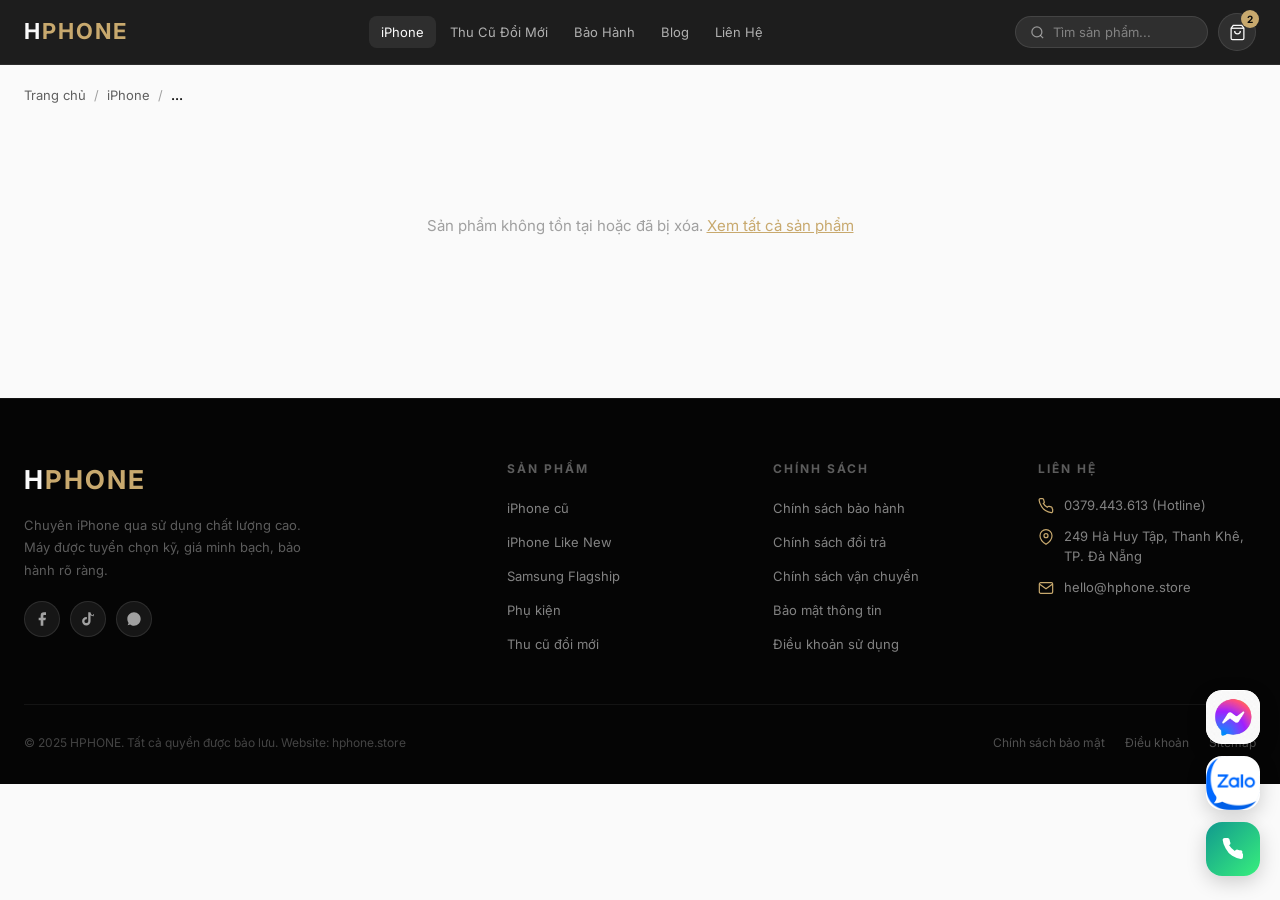
<file: chi-tiet-san-pham.html>
﻿<!DOCTYPE html>
<html lang="vi">
<head>
<meta charset="UTF-8">
<link rel="icon" type="image/x-icon" href="/favicon.ico">
<link rel="icon" type="image/svg+xml" href="/favicon.svg">
<meta name="viewport" content="width=device-width, initial-scale=1.0">
<title id="pageTitle">Chi tiết sản phẩm – HPHONE</title>
<meta property="og:type" content="product">
<meta property="og:site_name" content="HPHONE">
<meta property="og:title" id="ogTitle" content="Chi tiết sản phẩm – HPHONE">
<meta property="og:description" id="ogDesc" content="iPhone qua sử dụng chất lượng cao tại HPHONE. Kiểm tra 20 bước, bảo hành rõ ràng, giá minh bạch.">
<meta property="og:image" id="ogImage" content="">
<meta property="og:image:width" content="1200">
<meta property="og:image:height" content="630">
<meta property="og:url" id="ogUrl" content="">
<meta name="twitter:card" content="summary_large_image">
<meta name="twitter:title" id="twitterTitle" content="Chi tiết sản phẩm – HPHONE">
<meta name="twitter:description" id="twitterDesc" content="iPhone qua sử dụng chất lượng cao tại HPHONE.">
<meta name="twitter:image" id="twitterImage" content="">
<meta name="description" id="metaDesc" content="iPhone qua sử dụng chất lượng cao tại HPHONE. Kiểm tra 20 bước, bảo hành rõ ràng, giá minh bạch.">
<link rel="canonical" id="canonicalTag" href="">
<link rel="preconnect" href="https://fonts.googleapis.com"><link rel="preconnect" href="https://fonts.gstatic.com" crossorigin><link rel="preload" as="style" href="https://fonts.googleapis.com/css2?family=Inter:wght@400;500;600;700&display=swap" onload="this.onload=null;this.rel='stylesheet'"><noscript><link rel="stylesheet" href="https://fonts.googleapis.com/css2?family=Inter:wght@400;500;600;700&display=swap"></noscript>
<link rel="stylesheet" href="/assets/style.css">
<style>

/* announce + nav */
nav{position:sticky;top:0;left:0;right:0;z-index:100;background:rgba(10,10,10,0.92);backdrop-filter:blur(20px);-webkit-backdrop-filter:blur(20px);border-bottom:1px solid rgba(255,255,255,0.07)}
.nav-inner{max-width:1280px;margin:0 auto;padding:0 24px;display:flex;align-items:center;gap:20px;height:64px}
.logo{font-family:var(--font-display);font-size:22px;font-weight:700;color:var(--white);letter-spacing:2px;text-decoration:none;flex-shrink:0}
.logo span{color:var(--accent)}
.nav-links{display:flex;gap:2px;flex:1;justify-content:center}
.nav-links a{font-size:13px;font-weight:400;color:rgba(255,255,255,0.65);text-decoration:none;padding:6px 12px;border-radius:var(--radius-sm);transition:var(--transition);white-space:nowrap}
.nav-links a:hover,.nav-links a.active{color:var(--white);background:rgba(255,255,255,0.08)}
.nav-right{display:flex;align-items:center;gap:10px;flex-shrink:0}
.nav-search{display:flex;align-items:center;gap:8px;background:rgba(255,255,255,0.08);border:1px solid rgba(255,255,255,0.1);border-radius:30px;padding:7px 14px;transition:var(--transition)}
.nav-search:hover{background:rgba(255,255,255,0.12)}
.nav-search input{background:none;border:none;outline:none;color:var(--white);font-size:13px;font-family:var(--font-body);width:140px}
.nav-search input::placeholder{color:rgba(255,255,255,0.4)}
.nav-search svg{width:15px;height:15px;stroke:rgba(255,255,255,0.5);flex-shrink:0;fill:none;stroke-width:2}
.nav-icon-btn{width:38px;height:38px;border-radius:50%;background:rgba(255,255,255,0.08);border:1px solid rgba(255,255,255,0.1);display:flex;align-items:center;justify-content:center;cursor:pointer;transition:var(--transition);text-decoration:none;color:var(--white);position:relative}
.nav-icon-btn:hover{background:rgba(255,255,255,0.15)}
.nav-icon-btn svg{width:17px;height:17px;stroke:currentColor;fill:none;stroke-width:1.8}
.nav-icon-btn .cart-badge{position:absolute;top:-4px;right:-4px;background:var(--accent);color:var(--black);font-size:10px;font-weight:700;width:18px;height:18px;border-radius:50%;display:flex;align-items:center;justify-content:center}
.zalo-btn{background:linear-gradient(135deg,#0068ff,#0052cc);border:none;padding:7px 14px;border-radius:30px;font-size:12px;font-weight:500;color:var(--white);cursor:pointer;white-space:nowrap;transition:var(--transition);text-decoration:none;display:flex;align-items:center;gap:6px}
.zalo-btn:hover{opacity:0.85;transform:translateY(-1px)}

/* breadcrumb */
.breadcrumb{max-width:1280px;margin:0 auto;padding:20px 24px 0;font-size:13px;color:var(--gray-600);display:flex;gap:8px;flex-wrap:wrap;align-items:center}
.breadcrumb a{text-decoration:none;color:var(--gray-600);transition:var(--transition)}
.breadcrumb a:hover{color:var(--accent)}
.breadcrumb span.sep{color:var(--gray-400)}
.breadcrumb span.current{color:var(--black);font-weight:600}

/* page header */
.page-head{max-width:1280px;margin:0 auto;padding:36px 24px 8px}
.page-head .section-label{font-size:11px;font-weight:600;letter-spacing:3px;text-transform:uppercase;color:var(--accent);margin-bottom:10px}
.page-head h1{font-family:var(--font-display);font-size:clamp(30px,4vw,46px);font-weight:700;line-height:1.1;letter-spacing:-0.4px}
.page-head p.sub{color:var(--gray-600);font-size:16px;margin-top:12px;max-width:560px}

/* buttons */
.btn-primary{background:var(--black);color:var(--white);font-family:var(--font-body);font-size:14px;font-weight:600;padding:14px 28px;border-radius:30px;border:none;cursor:pointer;transition:var(--transition);text-decoration:none;display:inline-flex;align-items:center;justify-content:center;gap:8px;white-space:nowrap}
.btn-primary:hover{background:var(--gray-800);transform:translateY(-2px)}
.btn-gold{background:var(--accent);color:var(--black);font-weight:700;letter-spacing:0.3px}
.btn-gold:hover{background:var(--accent-light);transform:translateY(-1px)}
.btn-outline{background:transparent;color:var(--black);font-family:var(--font-body);font-size:14px;font-weight:600;padding:13px 20px;border-radius:30px;border:1.5px solid var(--gray-200);cursor:pointer;transition:var(--transition);text-decoration:none;display:inline-flex;align-items:center;justify-content:center;gap:8px;white-space:nowrap}
.btn-outline:hover{border-color:var(--black);background:var(--gray-100)}
.btn-zalo{padding:13px 16px;background:var(--white);color:var(--black);font-family:var(--font-body);font-size:13px;font-weight:600;border:1.5px solid var(--gray-200);border-radius:var(--radius-md);cursor:pointer;transition:var(--transition);white-space:nowrap;display:flex;align-items:center;justify-content:center;gap:8px;text-decoration:none}
.btn-zalo:hover{background:var(--gray-100);border-color:var(--gray-400)}
.btn-zalo .zalo-icon{width:22px;height:22px;border-radius:50%;background:#0068ff;display:flex;align-items:center;justify-content:center;font-size:11px;font-weight:800;color:#fff;flex-shrink:0;line-height:1}
.btn-mess{padding:13px 16px;background:var(--white);color:var(--black);font-family:var(--font-body);font-size:13px;font-weight:600;border:1.5px solid var(--gray-200);border-radius:var(--radius-md);cursor:pointer;transition:var(--transition);white-space:nowrap;display:flex;align-items:center;justify-content:center;gap:8px;text-decoration:none}
.btn-mess:hover{background:var(--gray-100);border-color:var(--gray-400)}
.btn-mess .mess-icon{width:22px;height:22px;border-radius:50%;background:linear-gradient(135deg,#0099ff,#a033ff);display:flex;align-items:center;justify-content:center;flex-shrink:0}

/* generic phone mockup image block */
.phone-mock{background:linear-gradient(135deg,var(--gray-100),var(--gray-200));border-radius:var(--radius-lg);display:flex;align-items:center;justify-content:center;position:relative;overflow:hidden}
.phone-mock .inner{width:62%;aspect-ratio:0.49;background:linear-gradient(145deg,#2a2a2a,#111);border-radius:26px;display:flex;align-items:center;justify-content:center;box-shadow:0 16px 40px rgba(0,0,0,0.3);position:relative}
.phone-mock .inner::after{content:'';position:absolute;inset:0;border-radius:26px;background:linear-gradient(145deg,rgba(255,255,255,0.06),transparent 50%)}
.phone-mock .inner span{font-family:var(--font-display);font-size:13px;font-weight:600;color:rgba(255,255,255,0.78);letter-spacing:1px}
.phone-mock.samsung .inner{background:linear-gradient(145deg,#1a1a2e,#0d0d1a)}

/* badges */
.badge{font-size:10px;font-weight:600;letter-spacing:1px;padding:4px 10px;border-radius:30px;text-transform:uppercase}
.badge.dark{background:var(--black);color:var(--white)}
.badge.gold{background:var(--accent);color:var(--black)}

/* footer */
footer{background:#050505;padding:60px 24px 32px;border-top:1px solid rgba(255,255,255,0.06);margin-top:80px}
.footer-inner{max-width:1280px;margin:0 auto}
.footer-top{display:grid;grid-template-columns:2fr 1fr 1fr 1fr;gap:48px;margin-bottom:48px}
.footer-logo{font-family:var(--font-display);font-size:26px;font-weight:700;color:var(--white);letter-spacing:2px;margin-bottom:14px}
.footer-logo span{color:var(--accent)}
.footer-desc{font-size:13px;color:rgba(255,255,255,0.35);line-height:1.7;max-width:300px;margin-bottom:20px}
.footer-social{display:flex;gap:10px}
.social-link{width:36px;height:36px;border-radius:50%;background:rgba(255,255,255,0.07);border:1px solid rgba(255,255,255,0.1);display:flex;align-items:center;justify-content:center;text-decoration:none;transition:var(--transition)}
.social-link:hover{background:rgba(200,169,110,0.15);border-color:rgba(200,169,110,0.3)}
.social-link svg{width:16px;height:16px;fill:rgba(255,255,255,0.6)}
.footer-col-title{font-size:12px;font-weight:700;letter-spacing:2px;text-transform:uppercase;color:rgba(255,255,255,0.35);margin-bottom:18px}
.footer-links{list-style:none;display:flex;flex-direction:column;gap:10px}
.footer-links a{font-size:13px;color:rgba(255,255,255,0.5);text-decoration:none;transition:var(--transition)}
.footer-links a:hover{color:var(--white)}
.footer-contact-item{display:flex;align-items:flex-start;gap:10px;margin-bottom:12px}
.footer-contact-item svg{width:16px;height:16px;stroke:var(--accent);fill:none;stroke-width:1.8;flex-shrink:0;margin-top:2px}
.footer-contact-item span{font-size:13px;color:rgba(255,255,255,0.5);line-height:1.5}
.footer-bottom{border-top:1px solid rgba(255,255,255,0.06);padding-top:28px;display:flex;justify-content:space-between;align-items:center;flex-wrap:wrap;gap:12px}
.footer-copy{font-size:12px;color:rgba(255,255,255,0.25)}
.footer-policy{display:flex;gap:20px}
.footer-policy a{font-size:12px;color:rgba(255,255,255,0.3);text-decoration:none;transition:var(--transition)}
.footer-policy a:hover{color:rgba(255,255,255,0.6)}

@media(max-width:1024px){.footer-top{grid-template-columns:1fr 1fr}}
@media(max-width:768px){.nav-links,.nav-search{display:none}.footer-top{grid-template-columns:1fr}}


/* ── LAYOUT ── */
.pd-wrap{max-width:1280px;margin:0 auto;padding:28px 24px 0;display:grid;grid-template-columns:1fr 1fr;gap:56px;align-items:start}
.pd-gallery{position:sticky;top:84px}

/* ── IMAGE SLIDESHOW ── */
.pd-slider{position:relative;aspect-ratio:1/1;width:100%;min-height:280px;max-height:560px;border-radius:var(--radius-xl);overflow:hidden;background:var(--gray-100);user-select:none;contain:layout}
.pd-slides{display:flex;transition:transform 0.4s cubic-bezier(0.4,0,0.2,1);height:100%;will-change:transform;width:100%}
.pd-slide{width:100%;min-width:100%;height:100%;position:relative;flex-shrink:0}
.pd-slide img{position:absolute;inset:0;width:100%;height:100%;object-fit:contain;object-position:center}
.pd-slide-mock{position:absolute;inset:0;display:flex;align-items:center;justify-content:center;background:linear-gradient(135deg,var(--gray-100),var(--gray-200))}
.pd-slide-mock .inner{width:52%;aspect-ratio:0.49;background:linear-gradient(145deg,#2a2a2a,#111);border-radius:26px;display:flex;align-items:center;justify-content:center;box-shadow:0 16px 40px rgba(0,0,0,0.3)}
.pd-slide-mock .inner span{font-family:var(--font-display);font-size:13px;font-weight:600;color:rgba(255,255,255,0.78);letter-spacing:1px}
.pd-slider .badge{position:absolute;top:18px;left:18px;z-index:4;pointer-events:none}
/* prev/next arrows */
.pd-arrow{position:absolute;top:50%;transform:translateY(-50%);z-index:5;width:38px;height:38px;border-radius:50%;background:rgba(255,255,255,0.92);border:1.5px solid var(--gray-200);cursor:pointer;display:flex;align-items:center;justify-content:center;transition:var(--transition);box-shadow:0 2px 10px rgba(0,0,0,0.12)}
.pd-arrow:hover{background:#fff;box-shadow:0 4px 18px rgba(0,0,0,0.18)}
.pd-arrow svg{width:16px;height:16px;stroke:var(--black);fill:none;stroke-width:2.2}
.pd-arrow.prev{left:12px}
.pd-arrow.next{right:12px}
.pd-arrow.hidden{opacity:0;pointer-events:none}
/* dots */
.pd-dots{display:flex;justify-content:center;gap:7px;margin-top:12px;flex-wrap:wrap}
.pd-dot{width:8px;height:8px;border-radius:50%;background:var(--gray-200);cursor:pointer;transition:var(--transition);border:none;padding:0}
.pd-dot.active{background:var(--black);transform:scale(1.25)}
/* dots - ẩn */
.pd-dots{display:none}
/* thumbnail strip — khớp đúng chiều rộng main slider */
.pd-thumb-strip{margin-top:12px;display:flex;gap:8px;align-items:center;width:100%;overflow:hidden}
.pd-thumb-arrow{width:32px;height:32px;flex-shrink:0;background:#fff;border:1.5px solid var(--gray-200);border-radius:var(--radius-sm);cursor:pointer;display:flex;align-items:center;justify-content:center;transition:var(--transition)}
.pd-thumb-arrow:hover{border-color:var(--black);background:var(--gray-100)}
.pd-thumb-arrow svg{width:13px;height:13px;stroke:var(--black);fill:none;stroke-width:2.2}
.pd-thumb-arrow.hidden{visibility:hidden;pointer-events:none}
.pd-thumbs-viewport{overflow-x:auto;overflow-y:hidden;flex:1;min-width:0;scroll-behavior:smooth;scrollbar-width:none;-ms-overflow-style:none}
.pd-thumbs-viewport::-webkit-scrollbar{display:none}
.pd-thumbs{display:flex;gap:8px;padding:2px 0}
.pd-thumb{flex:0 0 calc(20% - 7px);aspect-ratio:1/1;border-radius:var(--radius-md);border:2px solid var(--gray-200);cursor:pointer;transition:border-color var(--transition),box-shadow var(--transition);background:var(--gray-100);overflow:hidden;box-sizing:border-box}
.pd-thumb img{width:100%;height:100%;object-fit:contain;display:block}
.pd-thumb:hover{border-color:var(--gray-400)}
.pd-thumb.active{border-color:var(--black);box-shadow:0 0 0 2px var(--black)}
/* counter - ẩn */
.pd-counter{display:none}
.pd-info h1{font-family:var(--font-display);font-size:32px;font-weight:700;line-height:1.15;letter-spacing:-0.4px;margin-bottom:6px}
.pd-rating{display:flex;align-items:center;gap:8px;margin-bottom:18px;font-size:13px;color:var(--gray-600)}
.pd-stars{display:flex;gap:3px}
.star{width:14px;height:14px;background:var(--accent);clip-path:polygon(50% 0%,61% 35%,98% 35%,68% 57%,79% 91%,50% 70%,21% 91%,32% 57%,2% 35%,39% 35%)}
/* Price box */
.pd-price-box{background:var(--gray-100);border:1px solid var(--gray-200);border-radius:var(--radius-lg);padding:20px 24px;margin-bottom:22px;display:flex;align-items:flex-start;justify-content:space-between;flex-wrap:wrap;gap:12px}
.pd-price-box-left{}
.pd-price{font-family:var(--font-display);font-size:34px;font-weight:700;color:var(--black);line-height:1}
.pd-price .cur{font-family:var(--font-body);font-size:18px;font-weight:500;color:var(--gray-600)}
.pd-strike{font-size:14px;color:var(--gray-400);text-decoration:line-through;margin-top:5px}
.pd-save-badge{display:inline-flex;align-items:center;gap:5px;background:#faeeda;border-radius:6px;font-size:11px;font-weight:700;color:#633806;padding:3px 9px;margin-top:7px;letter-spacing:0.3px}
.pd-price-box-right{text-align:right}
.pd-stock-label{font-size:10px;font-weight:600;letter-spacing:0.5px;text-transform:uppercase;color:var(--gray-600);margin-bottom:6px}
.pd-stock-badge{display:inline-flex;align-items:center;gap:5px;background:#e7f5ee;color:#1a6b3a;font-size:11px;font-weight:600;padding:4px 12px;border-radius:30px}
.pd-stock-badge::before{content:'';width:6px;height:6px;border-radius:50%;background:#2e9e63;flex-shrink:0}
.pd-stock-badge.out{background:#fbeae8;color:#8b1a1a}
.pd-stock-badge.out::before{background:#c0392b}

/* Options */
.pd-opt-label{font-size:11px;font-weight:700;letter-spacing:2px;text-transform:uppercase;color:var(--gray-600);margin-bottom:10px;display:flex;align-items:center;gap:8px}
.pd-opt-label .selected-val{color:var(--black);font-family:var(--font-body);font-size:13px;font-weight:600;letter-spacing:0;text-transform:none}
.pd-block{margin-bottom:22px}
.opt-grid{display:flex;flex-wrap:wrap;gap:9px}
.opt-btn{padding:9px 18px;border-radius:var(--radius-sm);border:1.5px solid var(--gray-200);background:var(--white);font-size:13px;font-weight:500;cursor:pointer;transition:var(--transition);font-family:var(--font-body)}
.opt-btn:hover{border-color:var(--black)}
.opt-btn.active{background:var(--black);color:var(--white);border-color:var(--black)}
.opt-btn:disabled{opacity:0.35;cursor:not-allowed;text-decoration:line-through}

/* Color dots */
.color-grid{display:flex;flex-wrap:wrap;gap:10px;align-items:center}
.color-dot{width:36px;height:36px;border-radius:50%;border:2.5px solid transparent;cursor:pointer;position:relative;transition:var(--transition);outline-offset:3px}
.color-dot .dot-inner{position:absolute;inset:3px;border-radius:50%;box-shadow:inset 0 2px 6px rgba(0,0,0,0.2),0 1px 3px rgba(0,0,0,0.15)}
.color-dot:hover{transform:scale(1.12)}
.color-dot.active{border-color:var(--accent);box-shadow:0 0 0 3px rgba(200,169,110,0.25)}
.color-dot[title]:hover::after{content:attr(title);position:absolute;bottom:calc(100% + 6px);left:50%;transform:translateX(-50%);background:#0a0a0a;color:#fff;font-size:11px;font-weight:500;white-space:nowrap;padding:4px 8px;border-radius:6px;pointer-events:none;font-family:var(--font-body)}
.pd-promo{border:1px solid var(--gray-200);border-radius:var(--radius-lg);padding:20px;margin-bottom:24px;position:relative;overflow:hidden}
.pd-promo::before{content:'';position:absolute;top:0;left:0;right:0;height:3px;background:linear-gradient(90deg,var(--accent),var(--accent-light))}
.pd-promo::after{display:none}
.pd-promo h4{font-size:11px;font-weight:700;letter-spacing:1.5px;text-transform:uppercase;margin-bottom:14px;color:var(--accent)}
.promo-item{display:flex;gap:10px;font-size:13px;color:var(--gray-800);margin-bottom:10px;line-height:1.5}
.promo-item:last-child{margin-bottom:0}
.promo-item .dot{width:6px;height:6px;border-radius:50%;background:var(--accent);flex-shrink:0;margin-top:7px}
.pd-cta{display:flex;flex-direction:column;gap:10px;margin-bottom:22px}
.pd-cta .row{display:flex;gap:10px}
.pd-cta .row > *{flex:1;min-width:0}
.pd-buy{font-size:16px;padding:16px}
.pd-policy{list-style:none;display:flex;flex-direction:column;gap:13px;border-top:1px solid var(--gray-200);padding-top:22px}
.pd-policy li{display:flex;gap:11px;font-size:13.5px;color:var(--gray-800);line-height:1.5}
.pd-policy svg{width:20px;height:20px;stroke:var(--accent);fill:none;stroke-width:1.7;flex-shrink:0;margin-top:1px}
.pd-policy b{font-weight:600}
.pd-policy a{color:var(--accent);text-decoration:none}

/* tabs */
.pd-tabs-wrap{max-width:1280px;margin:64px auto 0;padding:0 24px}
.pd-tabs{display:flex;gap:8px;border-bottom:1px solid var(--gray-200);margin-bottom:32px;flex-wrap:wrap}
.pd-tab{padding:14px 22px;font-size:15px;font-weight:600;color:var(--gray-600);cursor:pointer;border-bottom:2px solid transparent;margin-bottom:-1px;transition:var(--transition)}
.pd-tab:hover{color:var(--black)}
.pd-tab.active{color:var(--black);border-bottom-color:var(--accent)}
.pd-panel{display:none;max-width:760px}
.pd-panel.active{display:block}
.pd-panel h3{font-family:var(--font-display);font-size:22px;font-weight:700;margin:28px 0 12px}
.pd-panel h3:first-child{margin-top:0}
.pd-panel p{color:var(--gray-800);margin-bottom:14px;line-height:1.7}
.spec-table{width:100%;border-collapse:collapse}
.spec-group-title{font-family:var(--font-body);font-size:13px;font-weight:700;letter-spacing:1px;text-transform:uppercase;color:var(--accent);padding:24px 0 6px}
.spec-table tr{border-bottom:1px solid var(--gray-100)}
.spec-table td{padding:11px 0;font-size:14px;vertical-align:top}
.spec-table td:first-child{color:var(--gray-600);width:42%;padding-right:20px}
.spec-table td:last-child{font-weight:500}
.review-card-inline{background:var(--gray-100);border-radius:var(--radius-lg);padding:22px;margin-bottom:14px}
.review-card-inline .rhead{display:flex;align-items:center;gap:12px;margin-bottom:12px}
.review-card-inline .ravatar{width:38px;height:38px;border-radius:50%;background:linear-gradient(135deg,var(--accent),#8a6a30);display:flex;align-items:center;justify-content:center;font-size:13px;font-weight:700;color:var(--black)}
.review-card-inline .rname{font-weight:600;font-size:14px}
.review-card-inline .rprod{font-size:12px;color:var(--gray-600)}
.review-card-inline p{font-size:14px;color:var(--gray-800);font-style:italic;line-height:1.6;margin:0}

/* ảnh & media trong mô tả sản phẩm */
#desc img{max-width:100%;height:auto;border-radius:var(--radius-md);display:block;margin:16px auto}
#desc p{color:var(--gray-800);margin-bottom:14px;line-height:1.7}
#desc h1,#desc h2,#desc h3{font-family:var(--font-display);font-weight:700;margin:28px 0 12px;line-height:1.3}
#desc h1{font-size:22px}#desc h2{font-size:20px}#desc h3{font-size:18px}
#desc ul,#desc ol{padding-left:20px;margin-bottom:14px;color:var(--gray-800)}
#desc li{margin-bottom:6px;line-height:1.7}
#desc table{width:100%;border-collapse:collapse;margin-bottom:14px;font-size:14px}
#desc table td,#desc table th{padding:9px 12px;border:1px solid var(--gray-200);vertical-align:top}
#desc table th{background:var(--gray-100);font-weight:600}
#desc strong,#desc b{font-weight:600}
#desc a{color:var(--accent);text-decoration:underline}

/* related */
.related{max-width:1280px;margin:72px auto 0;padding:0 24px}
.related h2{font-family:var(--font-display);font-size:28px;font-weight:700;margin-bottom:6px}
.related .sub{color:var(--gray-600);margin-bottom:32px}
.rel-grid{display:grid;grid-template-columns:repeat(auto-fill,minmax(240px,1fr));gap:20px}
.mini-card{background:var(--white);border:1px solid var(--gray-200);border-radius:var(--radius-xl);overflow:hidden;transition:var(--transition);cursor:pointer;text-decoration:none;color:inherit;display:block}
.mini-card:hover{border-color:var(--gray-400);transform:translateY(-6px);box-shadow:0 20px 40px rgba(0,0,0,0.1)}
.mini-card .img{aspect-ratio:1}
.mini-card .body{padding:18px}
.mini-card .name{font-size:14px;font-weight:600;margin-bottom:8px}
.mini-card .tags{display:flex;gap:6px;flex-wrap:wrap;margin-bottom:10px}
.mini-card .tag{font-size:11px;color:var(--gray-600);background:var(--gray-100);border-radius:6px;padding:3px 8px}
.mini-card .price{font-family:var(--font-display);font-size:19px;font-weight:700}
.mini-card .price .cur{font-family:var(--font-body);font-size:12px;color:var(--gray-600)}

@media(max-width:900px){
  .pd-wrap{grid-template-columns:1fr;gap:32px}
  .pd-gallery{position:static}
  .pd-slider{max-height:420px;min-height:240px}
}
@media(max-width:480px){
  .pd-slider{max-height:340px;min-height:200px;border-radius:var(--radius-lg)}
  .pd-thumb-arrow{width:26px}
  .pd-arrow{width:32px;height:32px}
}


/* ── MOBILE MENU ── */
.nav-hamburger{display:none;width:38px;height:38px;border-radius:50%;background:rgba(255,255,255,0.08);border:1px solid rgba(255,255,255,0.1);align-items:center;justify-content:center;cursor:pointer;flex-shrink:0;padding:0}
.nav-hamburger svg{width:18px;height:18px;stroke:var(--white);fill:none;stroke-width:2;stroke-linecap:round;transition:opacity 0.2s}
.nav-hamburger .icon-close{display:none}
.nav-hamburger.open .icon-open{display:none}
.nav-hamburger.open .icon-close{display:block}
.mobile-drawer{position:fixed;top:0;left:0;right:0;bottom:0;z-index:99;display:flex;flex-direction:column;pointer-events:none}
.mobile-drawer-bg{position:absolute;inset:0;background:rgba(0,0,0,0.6);opacity:0;transition:opacity 0.3s;cursor:pointer}
.mobile-drawer-panel{position:absolute;top:0;right:0;width:min(320px,85vw);height:100%;background:#0f0f0f;border-left:1px solid rgba(255,255,255,0.08);display:flex;flex-direction:column;transform:translateX(100%);transition:transform 0.3s cubic-bezier(0.4,0,0.2,1);overflow-y:auto}
.mobile-drawer.open{pointer-events:all}
.mobile-drawer.open .mobile-drawer-bg{opacity:1}
.mobile-drawer.open .mobile-drawer-panel{transform:translateX(0)}
.mobile-drawer-head{display:flex;align-items:center;justify-content:space-between;padding:20px 20px 16px;border-bottom:1px solid rgba(255,255,255,0.07);flex-shrink:0}
.mobile-drawer-logo{font-family:var(--font-display);font-size:20px;font-weight:700;color:var(--white);letter-spacing:2px;text-decoration:none}
.mobile-drawer-logo span{color:var(--accent)}
.mobile-drawer-close{width:34px;height:34px;border-radius:50%;background:rgba(255,255,255,0.07);border:1px solid rgba(255,255,255,0.1);display:flex;align-items:center;justify-content:center;cursor:pointer;color:var(--white);flex-shrink:0}
.mobile-drawer-close svg{width:16px;height:16px;stroke:currentColor;fill:none;stroke-width:2;stroke-linecap:round}
.mobile-drawer-search{padding:16px 20px;border-bottom:1px solid rgba(255,255,255,0.07);flex-shrink:0}
.mobile-search-box{display:flex;align-items:center;gap:10px;background:rgba(255,255,255,0.07);border:1px solid rgba(255,255,255,0.1);border-radius:12px;padding:10px 14px}
.mobile-search-box svg{width:16px;height:16px;stroke:rgba(255,255,255,0.4);fill:none;stroke-width:2;flex-shrink:0}
.mobile-search-box input{background:none;border:none;outline:none;color:var(--white);font-size:14px;font-family:var(--font-body);width:100%}
.mobile-search-box input::placeholder{color:rgba(255,255,255,0.35)}
.mobile-drawer-nav{flex:1;padding:8px 0}
.mobile-nav-link{display:flex;align-items:center;gap:14px;padding:14px 20px;color:rgba(255,255,255,0.75);text-decoration:none;font-size:15px;font-weight:400;transition:background 0.15s,color 0.15s;border-left:3px solid transparent}
.mobile-nav-link:hover{background:rgba(255,255,255,0.05);color:var(--white)}
.mobile-nav-link.active{color:var(--accent);border-left-color:var(--accent);background:rgba(200,169,110,0.06)}
.mobile-nav-link svg{width:18px;height:18px;stroke:currentColor;fill:none;stroke-width:1.7;flex-shrink:0;opacity:0.7}
.mobile-drawer-footer{padding:16px 20px;border-top:1px solid rgba(255,255,255,0.07);flex-shrink:0}
.mobile-drawer-zalo{display:flex;align-items:center;justify-content:center;gap:8px;width:100%;padding:13px;background:linear-gradient(135deg,#0068ff,#0052cc);border:none;border-radius:12px;color:#fff;font-family:var(--font-body);font-size:14px;font-weight:600;cursor:pointer;text-decoration:none;transition:opacity 0.2s}
.mobile-drawer-zalo:hover{opacity:0.88}
.mobile-drawer-phone{display:flex;align-items:center;justify-content:center;gap:8px;margin-top:10px;padding:11px;background:rgba(255,255,255,0.05);border:1px solid rgba(255,255,255,0.1);border-radius:12px;color:rgba(255,255,255,0.75);font-size:14px;font-weight:500;text-decoration:none;transition:background 0.15s}
.mobile-drawer-phone:hover{background:rgba(255,255,255,0.09);color:var(--white)}
.mobile-drawer-phone svg,.mobile-drawer-zalo svg{width:17px;height:17px;fill:currentColor;flex-shrink:0}
body.drawer-open{overflow:hidden}
@media(max-width:768px){
  .nav-hamburger{display:flex}
  .nav-links{display:none!important}
  .nav-search{display:none!important}
}

</style>
<link rel="preconnect" href="https://pkmigreebudnbfkujplu.supabase.co">
<link rel="dns-prefetch" href="https://pkmigreebudnbfkujplu.supabase.co">
<script>
const _SB_URL="https://pkmigreebudnbfkujplu.supabase.co";
const _SB_KEY="eyJhbGciOiJIUzI1NiIsInR5cCI6IkpXVCJ9.eyJpc3MiOiJzdXBhYmFzZSIsInJlZiI6InBrbWlncmVlYnVkbmJma3VqcGx1Iiwicm9sZSI6ImFub24iLCJpYXQiOjE3ODAwNTAyMjYsImV4cCI6MjA5NTYyNjIyNn0.Bb9Y6-FKshYfmxUrEU8GJfJKnnrbJ--vMtXzAwCHFns";
function createSbClient(url,key){var hdr={apikey:key,Authorization:'Bearer '+key};return{from:function(t){var _s='*',_f=[],_o='',_l='';var q={select:function(s){_s=s||'*';return q;},eq:function(c,v){_f.push(c+'=eq.'+encodeURIComponent(v));return q;},neq:function(c,v){_f.push(c+'=neq.'+encodeURIComponent(v));return q;},order:function(c,o){_o='order='+c+'.'+(o&&o.ascending===false?'desc':'asc');return q;},limit:function(n){_l='limit='+n;return q;},single:function(){return _r(true);},maybeSingle:function(){return _r(true);},then:function(a,b){return _r(false).then(a,b);},catch:function(b){return _r(false).catch(b);}};function _r(one){var p=['select='+encodeURIComponent(_s)].concat(_f);if(_o)p.push(_o);if(_l)p.push(_l);return fetch(url+'/rest/v1/'+t+'?'+p.join('&'),{headers:hdr}).then(function(r){if(!r.ok)return r.text().then(function(x){return{data:null,error:{message:x}};});return r.json().then(function(a){return{data:one?(a[0]||null):a,error:null};});}).catch(function(e){return{data:null,error:e};});}return q;}};}
</script>
<style>
@keyframes spin{to{transform:rotate(360deg)}}
.loading-spinner{width:40px;height:40px;border:3px solid #e8e8e8;border-top-color:#c8a96e;border-radius:50%;animation:spin 0.8s linear infinite;margin:0 auto 16px}
.pd-loading{padding:80px 24px;text-align:center;color:var(--gray-400)}

/* ── SKELETON CHI TIẾT SẢN PHẨM ── */
@keyframes shimmer{0%{background-position:-700px 0}100%{background-position:700px 0}}
.sk{background:linear-gradient(90deg,var(--gray-100) 25%,var(--gray-200) 50%,var(--gray-100) 75%);background-size:700px 100%;animation:shimmer 1.4s infinite linear;border-radius:6px}
.pd-skeleton{display:grid;grid-template-columns:1fr 1fr;gap:56px;align-items:start;max-width:1280px;margin:0 auto;padding:28px 24px 0}
.pd-sk-gallery{display:flex;flex-direction:column;gap:10px;position:sticky;top:84px}
.pd-sk-main{aspect-ratio:1;border-radius:var(--radius-xl);width:100%}
.pd-sk-thumbs{display:flex;gap:8px}
.pd-sk-thumb{width:72px;height:72px;border-radius:var(--radius-md);flex-shrink:0}
.pd-sk-info{display:flex;flex-direction:column;gap:14px;padding-top:4px}
.pd-sk-title{height:36px;width:85%;border-radius:8px}
.pd-sk-subtitle{height:16px;width:55%}
.pd-sk-pricebox{height:96px;border-radius:var(--radius-lg)}
.pd-sk-line{height:14px}.pd-sk-line.w70{width:70%}.pd-sk-line.w50{width:50%}.pd-sk-line.w40{width:40%}
.pd-sk-opts{height:44px;border-radius:8px;width:80%}
.pd-sk-btn{height:54px;border-radius:30px}
@media(max-width:900px){.pd-skeleton{grid-template-columns:1fr;gap:24px}}
</style>
<script>
(function(){
  var l=document.createElement('link');l.rel='preconnect';l.href='https://pkmigreebudnbfkujplu.supabase.co';document.head.appendChild(l);
})();
</script>
<script type="text/javascript">
    (function(c,l,a,r,i,t,y){
        c[a]=c[a]||function(){(c[a].q=c[a].q||[]).push(arguments)};
        t=l.createElement(r);t.async=1;t.src="https://www.clarity.ms/tag/"+i;
        y=l.getElementsByTagName(r)[0];y.parentNode.insertBefore(t,y);
    })(window, document, "clarity", "script", "xe4466lyyp");
</script>
</head>
<body>
<nav>
  <div class="nav-inner">
    <a href="index.html" class="logo">H<span>PHONE</span></a>
    <div class="nav-links">
      <a href="danh-sach-san-pham.html" class="active">iPhone</a>
      <a href="thu-cu-doi-moi.html">Thu Cũ Đổi Mới</a>
      <a href="bao-hanh.html">Bảo Hành</a>
      <a href="blog.html">Blog</a>
      <a href="lien-he.html">Liên Hệ</a>
    </div>
    <div class="nav-right">
      <div class="nav-search">
        <svg viewBox="0 0 24 24"><circle cx="11" cy="11" r="8"/><path d="m21 21-4.35-4.35"/></svg>
        <input type="text" placeholder="Tìm sản phẩm...">
      </div>
      <a href="gio-hang.html" class="nav-icon-btn" aria-label="Giỏ hàng">
        <svg viewBox="0 0 24 24"><path d="M6 2 3 6v14a2 2 0 0 0 2 2h14a2 2 0 0 0 2-2V6l-3-4z"/><line x1="3" y1="6" x2="21" y2="6"/><path d="M16 10a4 4 0 0 1-8 0"/></svg>
        <span class="cart-badge">2</span>
      </a>
      <button class="nav-hamburger" id="navHamburger" aria-label="Mở menu">
        <svg viewBox="0 0 24 24" class="icon-open"><line x1="3" y1="6" x2="21" y2="6"/><line x1="3" y1="12" x2="21" y2="12"/><line x1="3" y1="18" x2="21" y2="18"/></svg>
        <svg viewBox="0 0 24 24" class="icon-close"><line x1="18" y1="6" x2="6" y2="18"/><line x1="6" y1="6" x2="18" y2="18"/></svg>
      </button>
    </div>
  </div>
</nav>

<div class="breadcrumb">
  <a href="index.html">Trang chủ</a><span class="sep">/</span>
  <a href="danh-sach-san-pham.html">iPhone</a><span class="sep">/</span>
  <span class="current" id="breadcrumbCurrent">...</span>
</div>

<!-- Skeleton đứng độc lập, không bị kẹp vào grid của pd-wrap -->
<div class="pd-skeleton" id="pdSkeleton">
  <div class="pd-sk-gallery">
    <div class="sk pd-sk-main"></div>
    <div class="pd-sk-thumbs">
      <div class="sk pd-sk-thumb"></div>
      <div class="sk pd-sk-thumb"></div>
      <div class="sk pd-sk-thumb"></div>
      <div class="sk pd-sk-thumb"></div>
    </div>
  </div>
  <div class="pd-sk-info">
    <div class="sk pd-sk-title"></div>
    <div class="sk pd-sk-subtitle"></div>
    <div class="sk pd-sk-pricebox"></div>
    <div class="sk pd-sk-opts"></div>
    <div class="sk pd-sk-opts" style="width:65%"></div>
    <div class="sk pd-sk-btn"></div>
    <div class="sk pd-sk-line w70" style="margin-top:8px"></div>
    <div class="sk pd-sk-line w50"></div>
    <div class="sk pd-sk-line w40"></div>
  </div>
</div>
<div class="pd-wrap" id="pdWrap" style="display:none"></div>
<!-- TABS -->
<div id="pdTabsWrap" style="display:none">
  <div class="pd-tabs-wrap">
    <div class="pd-tabs">
      <div class="pd-tab active" data-tab="desc">Mô tả</div>
      <div class="pd-tab" data-tab="spec">Thông số kỹ thuật</div>
    </div>
    <div class="pd-panel active" id="desc"></div>
    <div class="pd-panel" id="spec"></div>
  </div>
</div>
<!-- RELATED -->
<div class="related" id="relatedWrap" style="display:none">
  <h2>Sản phẩm tương tự</h2>
  <div class="sub">Cùng phân khúc, cùng được tuyển chọn kỹ tại HPHONE.</div>
  <div class="rel-grid" id="relGrid"></div>
</div>
<footer>
  <div class="footer-inner">
    <div class="footer-top">
      <div>
        <div class="footer-logo">H<span>PHONE</span></div>
        <p class="footer-desc">Chuyên iPhone qua sử dụng chất lượng cao. Máy được tuyển chọn kỹ, giá minh bạch, bảo hành rõ ràng.</p>
        <div class="footer-social">
          <a href="https://www.facebook.com/hphone.iphonedanang" target="_blank" class="social-link" aria-label="Facebook"><svg viewBox="0 0 24 24"><path d="M18 2h-3a5 5 0 0 0-5 5v3H7v4h3v8h4v-8h3l1-4h-4V7a1 1 0 0 1 1-1h3z"/></svg></a>
          <a href="#" class="social-link" aria-label="TikTok"><svg viewBox="0 0 24 24"><path d="M19.59 6.69a4.83 4.83 0 0 1-3.77-4.25V2h-3.45v13.67a2.89 2.89 0 0 1-2.88 2.5 2.89 2.89 0 0 1-2.89-2.89 2.89 2.89 0 0 1 2.89-2.89c.28 0 .54.04.79.1V9.01a6.33 6.33 0 0 0-.79-.05 6.34 6.34 0 0 0-6.34 6.34 6.34 6.34 0 0 0 6.34 6.34 6.34 6.34 0 0 0 6.33-6.34l-.01-8.83a8.18 8.18 0 0 0 4.78 1.52V4.56a4.85 4.85 0 0 1-1-.13z"/></svg></a>
          <a href="#" class="social-link" aria-label="Zalo"><svg viewBox="0 0 24 24"><path d="M12 2C6.48 2 2 6.48 2 12c0 2.17.7 4.19 1.87 5.83L2.5 21.5l3.83-1.33C7.83 21.33 9.85 22 12 22c5.52 0 10-4.48 10-10S17.52 2 12 2z"/></svg></a>
        </div>
      </div>
      <div>
        <div class="footer-col-title">Sản phẩm</div>
        <ul class="footer-links">
          <li><a href="danh-sach-san-pham.html">iPhone cũ</a></li>
          <li><a href="danh-sach-san-pham.html">iPhone Like New</a></li>
          <li><a href="danh-sach-san-pham.html">Samsung Flagship</a></li>
          <li><a href="danh-sach-san-pham.html">Phụ kiện</a></li>
          <li><a href="thu-cu-doi-moi.html">Thu cũ đổi mới</a></li>
        </ul>
      </div>
      <div>
        <div class="footer-col-title">Chính sách</div>
        <ul class="footer-links">
          <li><a href="bao-hanh.html">Chính sách bảo hành</a></li>
          <li><a href="bao-hanh.html">Chính sách đổi trả</a></li>
          <li><a href="#">Chính sách vận chuyển</a></li>
          <li><a href="#">Bảo mật thông tin</a></li>
          <li><a href="#">Điều khoản sử dụng</a></li>
        </ul>
      </div>
      <div>
        <div class="footer-col-title">Liên hệ</div>
        <div class="footer-contact-item"><svg viewBox="0 0 24 24"><path d="M22 16.92v3a2 2 0 0 1-2.18 2 19.79 19.79 0 0 1-8.63-3.07A19.5 19.5 0 0 1 4.69 11.5a19.79 19.79 0 0 1-3.07-8.67A2 2 0 0 1 3.62 1h3a2 2 0 0 1 2 1.72 12.84 12.84 0 0 0 .7 2.81 2 2 0 0 1-.45 2.11L8 8.09a16 16 0 0 0 5.83 5.83l.83-.83a2 2 0 0 1 2.11-.45 12.84 12.84 0 0 0 2.81.7A2 2 0 0 1 21.17 16z"/></svg><span>0379.443.613 (Hotline)</span></div>
        <div class="footer-contact-item"><svg viewBox="0 0 24 24"><path d="M21 10c0 7-9 13-9 13s-9-6-9-13a9 9 0 0 1 18 0z"/><circle cx="12" cy="10" r="3"/></svg><span>249 Hà Huy Tập, Thanh Khê,<br>TP. Đà Nẵng</span></div>
        <div class="footer-contact-item"><svg viewBox="0 0 24 24"><path d="M4 4h16c1.1 0 2 .9 2 2v12c0 1.1-.9 2-2 2H4c-1.1 0-2-.9-2-2V6c0-1.1.9-2 2-2z"/><polyline points="22,6 12,13 2,6"/></svg><span>hello@hphone.store</span></div>
      </div>
    </div>
    <div class="footer-bottom">
      <div class="footer-copy">© 2025 HPHONE. Tất cả quyền được bảo lưu. Website: hphone.store</div>
      <div class="footer-policy"><a href="#">Chính sách bảo mật</a><a href="#">Điều khoản</a><a href="#">Sitemap</a></div>
    </div>
  </div>
</footer>


<script>
(function(){
  const params = new URLSearchParams(window.location.search);
  const pslug = params.get('slug')
    || (window.location.pathname !== '/' ? window.location.pathname.replace(/^\/+/, '').split('/')[0] : null)
    || null;
  const pid = params.get('id');

  function showError(msg){
    const sk = document.getElementById('pdSkeleton');
    if(sk) sk.style.display = 'none';
    const wrap = document.getElementById('pdWrap');
    wrap.style.display = '';
    wrap.innerHTML = `<div style="grid-column:1/-1;padding:80px 24px;text-align:center;color:var(--gray-400)">${msg}</div>`;
  }

  if(!pslug && !pid) return showError('Không tìm thấy sản phẩm. <a href="danh-sach-san-pham.html" style="color:var(--accent)">Xem tất cả sản phẩm</a>');

  const CACHE_KEY = 'hphone_pd_' + (pslug || pid);

  // Kiểm tra sessionStorage ngay — trước khi fetch bất cứ thứ gì
  // Partial data (_partial:true) = card data từ index.html → render ngay, fetch full ở background
  // Full data = từ hover prefetch hoặc lần truy cập trước → render ngay, không fetch thêm
  try {
    const raw = sessionStorage.getItem(CACHE_KEY);
    if(raw) {
      const d = JSON.parse(raw);
      if(d && d.id) {
        doRender(d);
        if(d._partial) {
          // Fetch full data ngầm → re-render hoàn toàn để có đủ variants + ảnh theo màu
          (async function(){
            const sb = createSbClient(_SB_URL, _SB_KEY);
            const qr = pslug
              ? await sb.from('products').select('*').eq('slug', pslug).maybeSingle()
              : await sb.from('products').select('*').eq('id', pid).maybeSingle();
            if(!qr || !qr.data) return;
            try { sessionStorage.setItem(CACHE_KEY, JSON.stringify(qr.data)); } catch(e) {}
            doRender(qr.data);
          })();
        }
        return;
      }
    }
  } catch(e) {}

  // Không có cache gì cả: fetch từ đầu
  (async function(){
    const sb = createSbClient(_SB_URL, _SB_KEY);

    let qResult;
    if(pslug){
      qResult = await sb.from('products').select('*').eq('slug', pslug).maybeSingle();
      if((!qResult.data) && /^\d+$/.test(pslug)){
        qResult = await sb.from('products').select('*').eq('id', pslug).maybeSingle();
      }
    } else {
      qResult = await sb.from('products').select('*').eq('id', pid).maybeSingle();
    }
    const {data, error} = qResult;
    if(error || !data) return showError('Sản phẩm không tồn tại hoặc đã bị xóa. <a href="danh-sach-san-pham.html" style="color:var(--accent)">Xem tất cả sản phẩm</a>');
    try { sessionStorage.setItem(CACHE_KEY, JSON.stringify(data)); } catch(e) {}
    doRender(data);
  })();

  function doRender(p) {
  const sb = createSbClient(_SB_URL, _SB_KEY);

  // Chuẩn hóa mảng ảnh: ưu tiên images[], fallback về img
  if(!Array.isArray(p.images) || !p.images.length){
    p.images = p.img ? [p.img] : [];
  }

  // Update title & breadcrumb
  document.title = p.name + ' – HPHONE';
  document.getElementById('breadcrumbCurrent').textContent = p.name;

  // ── SEO / Open Graph ──
  const seoImg   = (Array.isArray(p.images) && p.images.length) ? p.images[0] : (p.img || '');
  const seoDesc  = p.description
    ? p.description.replace(/<[^>]+>/g,'').slice(0,160)
    : (p.name + ' – ' + (p.condition||'') + ' – Pin ' + (p.battery||'') + ' – Bảo hành ' + (p.warranty||'') + ' tại HPHONE.');
  const seoTitle = p.name + ' – HPHONE';
  // Chuẩn hóa URL thành dạng slug để SEO tốt hơn
  function toSlug(str){ return (str||'').toLowerCase().replace(/đ/g,'d').normalize('NFD').replace(/[\u0300-\u036f]/g,'').replace(/[^a-z0-9\s-]/g,'').trim().replace(/\s+/g,'-').replace(/-+/g,'-'); }
  const canonSlug = p.slug || toSlug(p.name);
  // ── Clean URL: /{slug} (ngay ở gốc, vd hphone.store/iphone-17-pro-max) ──
  // Nếu đang ở dạng ?slug=xxx → replaceState sang clean URL /slug.
  // Nếu đã ở clean URL (pathname = /slug) thì giữ nguyên, tránh loop.
  // (functions/_middleware.js trên Cloudflare Pages đã route /{slug} → trang này nên không 404)
  const cleanUrl = window.location.origin + '/' + encodeURIComponent(canonSlug);
  const seoUrl   = cleanUrl;

  // Canonical tag — chống duplicate content
  const canonEl = document.getElementById('canonicalTag');
  if(canonEl) canonEl.setAttribute('href', cleanUrl);

  // replaceState: đổi URL trên thanh địa chỉ thành clean URL (không reload trang)
  // Chỉ thực hiện nếu URL hiện tại chưa phải clean URL (còn .html, query, hoặc gốc /)
  const curPath = window.location.pathname;
  if(curPath.includes('.html') || curPath === '/' || window.location.search){
    history.replaceState(null, '', '/' + encodeURIComponent(canonSlug));
  }

  function setMeta(id, attr, val){ const el=document.getElementById(id); if(el && val) el.setAttribute(attr, val); }
  setMeta('ogTitle',      'content', seoTitle);
  setMeta('ogDesc',       'content', seoDesc);
  setMeta('ogImage',      'content', seoImg);
  setMeta('ogUrl',        'content', seoUrl);
  setMeta('twitterTitle', 'content', seoTitle);
  setMeta('twitterDesc',  'content', seoDesc);
  setMeta('twitterImage', 'content', seoImg);
  setMeta('metaDesc',     'content', seoDesc);
  document.getElementById('pageTitle').textContent = seoTitle;

  // Gallery — khai báo allImgs TRƯỚC khi dùng
  const allImgs = (Array.isArray(p.images) && p.images.length) ? p.images : (p.img ? [p.img] : []);
  const isLikeNew = (p.badge||'').toLowerCase().includes('like new') || (p.condition||'').toLowerCase().includes('like new');
  const badgeCls = isLikeNew ? 'gold' : 'dark';
  const firstImg = allImgs[0] || '';
  const mainImgInner = firstImg
    ? `<img src="${firstImg}" alt="${p.name}" loading="eager">`
    : `<div class="inner"><span>${p.short||p.name}</span></div>`;

  // Bảng màu iPhone theo model
  const IPHONE_COLORS = {
    'iphone x':      [{name:'Space Gray',hex:'#3a3a3c'},{name:'Silver',hex:'#e8e8e8'}],
    'iphone xs':     [{name:'Space Gray',hex:'#3a3a3c'},{name:'Silver',hex:'#e8e8e8'},{name:'Gold',hex:'#f5cfa0'}],
    'iphone xr':     [{name:'Black',hex:'#1c1c1e'},{name:'White',hex:'#f5f5f0'},{name:'Blue',hex:'#3e6fa3'},{name:'Yellow',hex:'#ffe566'},{name:'Coral',hex:'#f4694b'},{name:'(PRODUCT)RED',hex:'#c8102e'}],
    'iphone 11':     [{name:'Black',hex:'#1c1c1e'},{name:'White',hex:'#f5f5f0'},{name:'Green',hex:'#aee1c1'},{name:'Yellow',hex:'#fde87e'},{name:'Purple',hex:'#c8b2d8'},{name:'(PRODUCT)RED',hex:'#c8102e'}],
    'iphone 11 pro': [{name:'Space Gray',hex:'#3a3a3c'},{name:'Silver',hex:'#e8e8e8'},{name:'Gold',hex:'#f5cfa0'},{name:'Midnight Green',hex:'#3d524a'}],
    'iphone 12':     [{name:'Black',hex:'#1c1c1e'},{name:'White',hex:'#f5f5f0'},{name:'Blue',hex:'#2e5fa3'},{name:'Green',hex:'#cde8cf'},{name:'Purple',hex:'#d9c8e8'},{name:'(PRODUCT)RED',hex:'#c8102e'}],
    'iphone 12 pro': [{name:'Graphite',hex:'#54524f'},{name:'Silver',hex:'#e8e8e8'},{name:'Gold',hex:'#f5cfa0'},{name:'Pacific Blue',hex:'#2d6387'}],
    'iphone 13':     [{name:'Midnight',hex:'#1c2029'},{name:'Starlight',hex:'#f5f0e8'},{name:'Blue',hex:'#2a4b8d'},{name:'Pink',hex:'#faddd7'},{name:'Green',hex:'#4caf6e'},{name:'(PRODUCT)RED',hex:'#c8102e'}],
    'iphone 13 pro': [{name:'Graphite',hex:'#54524f'},{name:'Silver',hex:'#e8e8e8'},{name:'Gold',hex:'#f5cfa0'},{name:'Sierra Blue',hex:'#a7c4d2'},{name:'Alpine Green',hex:'#4b6856'}],
    'iphone 14':     [{name:'Midnight',hex:'#1c2029'},{name:'Starlight',hex:'#f5f0e8'},{name:'Blue',hex:'#a2b8d4'},{name:'Purple',hex:'#cdc1d8'},{name:'Yellow',hex:'#f9e179'},{name:'(PRODUCT)RED',hex:'#c8102e'}],
    'iphone 14 pro': [{name:'Space Black',hex:'#2c2b2d'},{name:'Silver',hex:'#e8e8e8'},{name:'Gold',hex:'#f5cfa0'},{name:'Deep Purple',hex:'#4e3d6b'}],
    'iphone 15':     [{name:'Black',hex:'#1c1c1e'},{name:'Blue',hex:'#a2c4d4'},{name:'Green',hex:'#cce3cb'},{name:'Yellow',hex:'#f9e87e'},{name:'Pink',hex:'#f7cdc5'}],
    'iphone 15 pro': [{name:'Black Titanium',hex:'#2c2b2d'},{name:'White Titanium',hex:'#e8e6e0'},{name:'Blue Titanium',hex:'#4a6f8a'},{name:'Natural Titanium',hex:'#c4b49a'}],
    'iphone 16':     [{name:'Black',hex:'#1c1c1e'},{name:'White',hex:'#f5f5f0'},{name:'Pink',hex:'#f7b8c2'},{name:'Teal',hex:'#3d7d72'},{name:'Ultramarine',hex:'#3a4a8a'}],
    'iphone 16 pro': [{name:'Black Titanium',hex:'#2c2b2d'},{name:'White Titanium',hex:'#e8e6e0'},{name:'Natural Titanium',hex:'#c4b49a'},{name:'Desert Titanium',hex:'#c8a97a'}],
    'iphone 17':     [{name:'Black',hex:'#1c1c1e'},{name:'White',hex:'#f5f5f0'},{name:'Lavender',hex:'#c8b8e0'},{name:'Sage',hex:'#9bb89a'},{name:'Mist Blue',hex:'#a0b8cc'}],
    'iphone 17 pro': [{name:'Silver',hex:'#e8e8e8'},{name:'Deep Blue',hex:'#1a3a5c'},{name:'Cosmic Orange',hex:'#d4622a'}],
    'iphone 17 air': [{name:'Space Black',hex:'#1c1c1e'},{name:'Cloud White',hex:'#f5f5f0'},{name:'Light Gold',hex:'#e8d4a8'},{name:'Sky Blue',hex:'#88b8d8'}],
  };

  function getColorsForModel(name){
    const n = (name||'').toLowerCase();
    // ưu tiên match dài nhất
    const keys = Object.keys(IPHONE_COLORS).sort((a,b)=>b.length-a.length);
    for(const k of keys){ if(n.includes(k)) return IPHONE_COLORS[k]; }
    return [];
  }

  const modelColors = getColorsForModel(p.name);

  function formatPrice(val){
    const n = parseInt(String(val).replace(/[^\d]/g,''));
    if(!n) return val;
    return n.toLocaleString('vi-VN');
  }

  function buildPriceBox(priceVal, oldPriceVal){
    const saving = oldPriceVal ? (() => {
      const cur = parseInt(String(priceVal).replace(/[^\d]/g,''));
      const old = parseInt(String(oldPriceVal).replace(/[^\d]/g,''));
      if(cur && old && old>cur) return `<div class="pd-save-badge">🎉 Tiết kiệm ${(old-cur).toLocaleString('vi-VN')}₫</div>`;
      return '';
    })() : '';
    return `
    <div class="pd-price-box">
      <div class="pd-price-box-left">
        <div class="pd-price" id="pdPrice">${formatPrice(priceVal)}<span class="cur">₫</span></div>
        ${oldPriceVal?`<div class="pd-strike">${formatPrice(oldPriceVal)}₫</div>`:''}
        ${saving}
      </div>
      <div class="pd-price-box-right">
        <div class="pd-stock-label">Tình trạng</div>
        <div class="pd-stock-badge${p.status==='outofstock'?' out':''}">${p.status==='outofstock'?'Hết hàng':'Còn hàng'}</div>
      </div>
    </div>`;
  }

  // Đoán màu hex từ tên màu bất kỳ (tiếng Việt + tiếng Anh)
  function guessColorHex(name){
    const n = (name||'').toLowerCase().normalize('NFD').replace(/[\u0300-\u036f]/g,'');
    // Khớp chính xác trong modelColors trước
    const exact = modelColors.find(c=>c.name.toLowerCase()===name.toLowerCase());
    if(exact) return exact.hex;
    // Bảng từ khóa → hex
    const kmap = [
    [['den','black','space','midnight','graphite','titan den','obsidian','onyx','shadow','dark noir'],'#1c1c1e'],
    [['trang','white','silver','starlight','titan trang','pearl','cream','snow','ivory','kem'],'#e8e8e8'],
    [['titan tu nhien','natural','desert','gold','vang','champagne','sand','warm'],'#c4b49a'],
    [['xanh duong','blue','pacific','sierra','mist','sky','navy','cobalt','sapphire','ultramarine','ocean'],'#2e6ba3'],
    [['xanh la','green','sage','alpine','mint','forest','olive','teal','emerald'],'#4caf6e'],
    [['do','red','crimson','scarlet','ruby','product'],'#c8102e'],
    [['hong','pink','rose','blush','flamingo','petal','blossom'],'#f7b8c2'],
    [['tim','purple','violet','lavender','lilac','grape','plum'],'#7a5af8'],
    [['vang','yellow','sunshine','canary','lemon'],'#f9e87e'],
    [['cam','orange','coral','sunset','cosmic','peach'],'#e8834a'],
    [['xam','gray','grey','slate','storm','ash','stone','cement'],'#808080'],
    [['nau','brown','bronze','mocha','walnut','copper'],'#8b6f47'],
    ];
    for(const [keys,hex] of kmap){
    if(keys.some(k=>n.includes(k))) return hex;
    }
    return '#c8a96e';
  }


  function buildColorDots(colors, selectedColor){
    // Nếu modelColors rỗng nhưng p.color có → tạo 1 dot từ tên màu đó
    const list = colors.length ? colors : (selectedColor ? [{name:selectedColor}] : []);
    if(!list.length) return '';
    const active = selectedColor || list[0]?.name || '';
    const dots = list.map(function(c){
      const isActive = (c.name === active);
      return '<button class="opt-btn'+(isActive?' active':'')+'\"'
        +' data-c="'+encodeURIComponent(c.name)+'"'
        +' onclick="selectColor(decodeURIComponent(this.dataset.c))">'
        +c.name
        +'</button>';
    }).join('');
    return '<div class="pd-block" id="colorBlock">'
      +'<div class="pd-opt-label">Màu sắc <span class="selected-val" id="selectedColorLabel">'+active+'</span></div>'
      +'<div class="opt-grid" id="variantColorGrid">'+dots+'</div>'
      +'</div>';
  }

  // ── BUILD SLIDESHOW ──
  // currentImgs: mảng ảnh đang hiển thị (có thể đổi khi chọn biến thể)
  let currentImgs = allImgs.slice();
  let currentSlide = 0;
  const THUMB_VISIBLE = 5; // số thumb tối đa hiển thị (dùng để tính arrow ở thời điểm build)

  function buildSlidesHtml(imgs){
    if(!imgs.length){
      return `<div class="pd-slide">
        <div class="pd-slide-mock${p.brand==='samsung'?' samsung':''}">
          <div class="inner"><span>${p.short||p.name}</span></div>
        </div>
      </div>`;
    }
    return imgs.map(src=>`
      <div class="pd-slide">
        <img src="${src}" alt="${p.name}" loading="lazy">
      </div>`).join('');
  }

  function buildThumbsHtml(imgs){
    if(!imgs.length) return '';
    return imgs.map((src,i)=>`
      <div class="pd-thumb${i===0?' active':''}" data-idx="${i}">
        <img src="${src}" alt="" onerror="this.parentElement.style.display='none'">
      </div>`).join('');
  }

  function buildDotsHtml(imgs){
    if(imgs.length <= 1) return '';
    return imgs.map((_,i)=>`<button class="pd-dot${i===0?' active':''}" data-idx="${i}"></button>`).join('');
  }

  function galleryHtml(imgs){
    const hasMany = imgs.length > 1;
    const needArrows = imgs.length > 5;
    const thumbStripHtml = hasMany ? `
      <div class="pd-thumb-strip" id="pdThumbStrip">
        ${needArrows ? `<button class="pd-thumb-arrow hidden" id="pdThumbPrev" onclick="thumbScroll(-1)" aria-label="Ảnh trước">
          <svg viewBox="0 0 24 24"><polyline points="15 18 9 12 15 6"/></svg>
        </button>` : ''}
        <div class="pd-thumbs-viewport" id="pdThumbsViewport">
          <div class="pd-thumbs" id="pdThumbs">${buildThumbsHtml(imgs)}</div>
        </div>
        ${needArrows ? `<button class="pd-thumb-arrow" id="pdThumbNext" onclick="thumbScroll(1)" aria-label="Ảnh tiếp">
          <svg viewBox="0 0 24 24"><polyline points="9 6 15 12 9 18"/></svg>
        </button>` : ''}
      </div>` : '';
    return `
      <div class="pd-slider" id="pdSlider">
        <span class="badge ${badgeCls}">${p.badge||p.condition||''}</span>
        <div class="pd-slides" id="pdSlides">${buildSlidesHtml(imgs)}</div>
        ${hasMany ? `
        <button class="pd-arrow prev${currentSlide===0?' hidden':''}" id="pdPrev" onclick="slideGo(-1)">
          <svg viewBox="0 0 24 24"><polyline points="15 18 9 12 15 6"/></svg>
        </button>
        <button class="pd-arrow next${currentSlide>=imgs.length-1?' hidden':''}" id="pdNext" onclick="slideGo(1)">
          <svg viewBox="0 0 24 24"><polyline points="9 6 15 12 9 18"/></svg>
        </button>` : ''}
      </div>
      ${thumbStripHtml}`;
  }

  // Ẩn skeleton, hiện pdWrap rồi render content
  const skEl = document.getElementById('pdSkeleton');
  if(skEl) skEl.style.display = 'none';
  const pdWrap = document.getElementById('pdWrap');
  pdWrap.style.display = '';
  pdWrap.innerHTML = `
    <div class="pd-gallery">
      ${galleryHtml(currentImgs)}
    </div>
    <div class="pd-info">
      <h1 id="pdName">${p.name}</h1>
      <div class="pd-rating">
        <div class="pd-stars">${'<div class="star"></div>'.repeat(5)}</div>
        <span>Đã kiểm tra kỹ · Còn bảo hành ${p.warranty||''}</span>
      </div>
      ${buildPriceBox(p.price, p.old_price)}
      ${(p.variants && p.variants.length) ? `
      <div class="pd-block">
        <div class="pd-opt-label">Dung lượng <span class="selected-val" id="selectedStorageLabel">${p.variants[0]?.storage||''}</span></div>
        <div class="opt-grid" id="variantStorageGrid">
          ${[...new Map(p.variants.map(v=>[v.storage,v])).values()].map((v,i)=>`
            <button class="opt-btn${i===0?' active':''}" onclick="selectVariant('${v.storage}','')">
              ${v.storage}
            </button>`).join('')}
        </div>
      </div>
      <div class="pd-block" id="colorBlock">
        <div class="pd-opt-label">Màu sắc <span class="selected-val" id="selectedColorLabel">${p.variants[0]?.color||''}</span></div>
        <div class="opt-grid" id="variantColorGrid"></div>
      </div>` : `
      ${p.storage ? `
      <div class="pd-block">
        <div class="pd-opt-label">Dung lượng</div>
        <div class="opt-grid"><button class="opt-btn active">${p.storage}</button></div>
      </div>` : ''}
      ${buildColorDots(modelColors, p.color)}`}
      <div class="pd-promo">
        <h4>Ưu đãi tại HPHONE</h4>
        <div class="promo-item"><span class="dot"></span><div>Tặng <b>ốp lưng + dán cường lực</b> trị giá 350.000₫ cho mọi đơn hàng.</div></div>
        <div class="promo-item"><span class="dot"></span><div>Thu cũ đổi mới: <b>trợ giá đến 2.000.000₫</b> khi lên đời tại HPHONE.</div></div>
        <div class="promo-item"><span class="dot"></span><div>Bảo hành <b>${p.warranty||'rõ ràng'}</b> + hỗ trợ kiểm tra IMEI trực tiếp.</div></div>
      </div>
      <div class="pd-cta">
        <div class="row">
          <button onclick="buyNow()" class="btn-primary btn-gold pd-buy" style="text-align:center;font-size:16px;padding:16px;flex:1.4">Mua ngay 🛒</button>
          <button onclick="addToCartOnly()" class="btn-outline pd-buy" style="font-size:14px;padding:16px;flex:1;background:var(--black);color:var(--white);border-color:var(--black)" title="Thêm vào giỏ hàng">
            <svg viewBox="0 0 24 24" width="18" height="18" fill="none" stroke="currentColor" stroke-width="2" style="flex-shrink:0"><path d="M6 2 3 6v14a2 2 0 0 0 2 2h14a2 2 0 0 0 2-2V6l-3-4z"/><line x1="3" y1="6" x2="21" y2="6"/><path d="M16 10a4 4 0 0 1-8 0"/></svg>
            Thêm vào giỏ
          </button>
        </div>
        <div class="row">
          <a href="https://zalo.me/0379443613" target="_blank" class="btn-zalo">
            <img src="/zalo-icon.webp" alt="Zalo" style="width:22px;height:22px;border-radius:6px;object-fit:cover;flex-shrink:0"> Chat Zalo
          </a>
          <a href="https://www.facebook.com/hphone.iphonedanang" target="_blank" class="btn-mess">
            <div class="mess-icon"><svg width="11" height="11" viewBox="0 0 24 24" fill="white"><path d="M12 2C6.48 2 2 6.48 2 12c0 2.17.7 4.19 1.87 5.83L2.5 21.5l3.83-1.33C7.83 21.33 9.85 22 12 22c5.52 0 10-4.48 10-10S17.52 2 12 2z"/></svg></div> Messenger
          </a>
        </div>
      </div>
      <ul class="pd-policy">
        <li><svg viewBox="0 0 24 24"><path d="M9 12l2 2 4-4"/><path d="M20.6 6A12 12 0 0 1 12 2.9 12 12 0 0 1 3.4 6 12 12 0 0 0 3 9c0 5.6 3.8 10.3 9 11.6C17.2 19.3 21 14.6 21 9a12 12 0 0 0-.4-3z"/></svg><div>Đã qua quy trình kiểm tra <b>20 bước</b>: IMEI, pin, màn hình, camera, Face ID.</div></li>
        <li><svg viewBox="0 0 24 24"><rect x="2" y="7" width="20" height="14" rx="2"/><path d="M16 21V5a2 2 0 0 0-2-2h-4a2 2 0 0 0-2 2v16"/></svg><div><b>Bảo hành ${p.warranty||'rõ ràng'}</b> tại HPHONE, phiếu ghi rõ ngày bắt đầu – kết thúc.</div></li>
        <li><svg viewBox="0 0 24 24"><path d="M5 12h14M12 5l7 7-7 7"/></svg><div>Hỗ trợ <b>kiểm tra IMEI trực tiếp</b> và chạy thử máy trước khi nhận.</div></li>
        <li><svg viewBox="0 0 24 24"><path d="M21 16V8a2 2 0 0 0-1-1.73l-7-4a2 2 0 0 0-2 0l-7 4A2 2 0 0 0 3 8v8a2 2 0 0 0 1 1.73l7 4a2 2 0 0 0 2 0l7-4A2 2 0 0 0 21 16z"/></svg><div>Bộ sản phẩm: máy, cáp, phiếu bảo hành HPHONE, hộp đựng.</div></li>
      </ul>
    </div>`;

  // ── SLIDER CONTROLS ──
  let thumbOffset = 0; // số thumb đã scroll

  // recalcThumbSize: để CSS tự tính width (calc), JS chỉ cần biết pixel thực tế để scroll
  function recalcThumbSize(){
    // không cần set width bằng JS nữa — CSS đã dùng calc()
    applyThumbOffset();
  }

  // Lấy metrics thực tế sau khi đã set size
  function getThumbMetrics(){
    const viewport = document.getElementById('pdThumbsViewport');
    const firstThumb = document.querySelector('#pdThumbs .pd-thumb');
    if(!viewport || !firstThumb) return { thumbW: 72, visibleCount: 5 };
    const GAP = 8;
    const thumbW = firstThumb.getBoundingClientRect().width + GAP;
    const vw = viewport.getBoundingClientRect().width;
    const visibleCount = thumbW > 0 ? Math.max(1, Math.round((vw + GAP) / thumbW)) : 5;
    return { thumbW, visibleCount };
  }

  function goToSlide(idx){
    const slides = document.getElementById('pdSlides');
    if(!slides) return;
    const count = currentImgs.length;
    currentSlide = Math.max(0, Math.min(idx, count - 1));
    slides.style.transform = `translateX(-${currentSlide * 100}%)`;
    // arrows slide chính
    const prev = document.getElementById('pdPrev');
    const next = document.getElementById('pdNext');
    if(prev) prev.classList.toggle('hidden', currentSlide === 0);
    if(next) next.classList.toggle('hidden', currentSlide >= count - 1);
    // dots (compat)
    document.querySelectorAll('#pdDots .pd-dot').forEach(function(d,i){ d.classList.toggle('active', i===currentSlide); });
    // thumbs active + scroll vào view
    document.querySelectorAll('#pdThumbs .pd-thumb').forEach(function(t,i){
      t.classList.toggle('active', i===currentSlide);
      if(i===currentSlide){
        t.scrollIntoView({ behavior:'smooth', block:'nearest', inline:'nearest' });
      }
    });
  }

  function applyThumbOffset(){
    const viewport = document.getElementById('pdThumbsViewport');
    if(!viewport) return;
    const { thumbW } = getThumbMetrics();
    viewport.scrollLeft = thumbOffset * thumbW;
    // cập nhật arrow nếu có
    const prevBtn = document.getElementById('pdThumbPrev');
    const nextBtn = document.getElementById('pdThumbNext');
    const { visibleCount } = getThumbMetrics();
    const maxOffset = Math.max(0, currentImgs.length - visibleCount);
    if(prevBtn) prevBtn.classList.toggle('hidden', thumbOffset === 0);
    if(nextBtn) nextBtn.classList.toggle('hidden', thumbOffset >= maxOffset);
  }

  // Gọi sau khi DOM render xong để set arrow trạng thái ban đầu đúng
  // double-rAF đảm bảo layout đã hoàn tất trước khi đo kích thước
  requestAnimationFrame(function(){
    requestAnimationFrame(function(){
      recalcThumbSize();
      applyThumbOffset();
    });
  });

  // Cập nhật kích thước thumb khi resize
  window.addEventListener('resize', function(){
    recalcThumbSize();
    thumbOffset = 0;
    applyThumbOffset();
  });

  window.thumbScroll = function(dir){
    const { visibleCount } = getThumbMetrics();
    const max = Math.max(0, currentImgs.length - visibleCount);
    thumbOffset = Math.max(0, Math.min(thumbOffset + dir, max));
    applyThumbOffset();
  };

  window.slideGo = function(dir){ goToSlide(currentSlide + dir); };

  // dot + thumb click delegation
  document.addEventListener('click', function(e){
    const dot = e.target.closest('#pdDots .pd-dot');
    if(dot){ goToSlide(parseInt(dot.dataset.idx)); return; }
    const thumb = e.target.closest('#pdThumbs .pd-thumb');
    if(thumb){ goToSlide(parseInt(thumb.dataset.idx)); return; }
  });

  // touch/swipe on slider
  (function(){
    let startX = 0;
    document.addEventListener('touchstart', function(e){
      if(!e.target.closest('#pdSlider')) return;
      startX = e.touches[0].clientX;
    }, {passive:true});
    document.addEventListener('touchend', function(e){
      if(!e.target.closest('#pdSlider') && !startX) return;
      const diff = startX - e.changedTouches[0].clientX;
      if(Math.abs(diff) > 40){ slideGo(diff > 0 ? 1 : -1); }
      startX = 0;
    }, {passive:true});
  })();

  // keyboard arrows
  document.addEventListener('keydown', function(e){
    if(e.key==='ArrowLeft') slideGo(-1);
    if(e.key==='ArrowRight') slideGo(1);
  });

  // ── Load variant images into slider ──
  // Expose globally so background full-data fetch can update gallery after partial render
  window._hp_loadGallery = function(imgs){ loadVariantImgs(imgs); };
  function loadVariantImgs(imgs){
    currentImgs = imgs.length ? imgs : allImgs;
    currentSlide = 0;
    thumbOffset = 0;
    const gallery = document.querySelector('.pd-gallery');
    if(!gallery) return;
    gallery.innerHTML = galleryHtml(currentImgs);
    requestAnimationFrame(function(){
      requestAnimationFrame(function(){
        recalcThumbSize();
        applyThumbOffset();
        goToSlide(0);
      });
    });
  }

  // Tabs
  document.getElementById('pdTabsWrap').style.display='block';
  document.getElementById('desc').innerHTML = p.description || '<p>Sản phẩm chất lượng tại HPHONE.</p>';
  document.getElementById('spec').innerHTML = `
    <table class="spec-table">
      <tr><td colspan="2" class="spec-group-title">Thông tin máy</td></tr>
      <tr><td>Tên sản phẩm</td><td>${p.name}</td></tr>
      ${p.storage?`<tr><td>Dung lượng</td><td>${p.storage}</td></tr>`:''}
      ${p.color?`<tr><td>Màu sắc</td><td>${p.color}</td></tr>`:''}
      ${p.battery?`<tr><td>Sức khoẻ pin</td><td>${p.battery}</td></tr>`:''}
      ${p.condition?`<tr><td>Tình trạng</td><td>${p.condition}</td></tr>`:''}
      ${p.warranty?`<tr><td>Bảo hành</td><td>${p.warranty} tại HPHONE</td></tr>`:''}
      <tr><td>Hãng</td><td>${p.brand==='apple'?'Apple (iPhone)':'Samsung'}</td></tr>
    </table>`;

  // Tab events — dùng event delegation, guard chống duplicate khi re-render
  const _tabsEl = document.querySelector('.pd-tabs');
  if(_tabsEl && !_tabsEl.dataset.bound) {
    _tabsEl.dataset.bound = '1';
    _tabsEl.addEventListener('click', function(e){
      const t = e.target.closest('.pd-tab');
      if(!t) return;
      document.querySelectorAll('.pd-tab').forEach(x=>x.classList.remove('active'));
      document.querySelectorAll('.pd-panel').forEach(x=>x.classList.remove('active'));
      t.classList.add('active');
      document.getElementById(t.dataset.tab).classList.add('active');
    });
  }

  // ── VARIANT SELECTION ──
  if(p.variants && p.variants.length){
    let selectedStorage = p.variants[0]?.storage||'';
    let selectedColor = p.variants[0]?.color||'';

    function getVariantImgs(storage, color){
      // Ưu tiên: images[] của variant → colorImg → fallback allImgs
      const match = p.variants.find(v=>v.storage===storage && v.color===color);
      if(match){
        const imgs = Array.isArray(match.images) && match.images.length ? match.images
                   : (match.colorImg ? [match.colorImg] : []);
        if(imgs.length) return imgs;
      }
      return allImgs;
    }

    function updateColorGrid(){
      const varColors = p.variants.filter(v=>v.storage===selectedStorage).map(v=>v.color).filter(Boolean);
      const block = document.getElementById('colorBlock');
      if(!varColors.length){ if(block) block.style.display='none'; return; }
      if(block) block.style.display='block';
      if(!varColors.includes(selectedColor)) selectedColor = varColors[0];
      const grid = document.getElementById('variantColorGrid');
      if(grid) grid.innerHTML = varColors.map(c=>{
        const isActive = c===selectedColor;
        const enc = encodeURIComponent(c);
        return '<button class="opt-btn'+(isActive?' active':'')+'\"'
          +' data-c="'+enc+'"'
          +' onclick="selectVariant(\'\',decodeURIComponent(\''+enc+'\'))">'
          +c
          +'</button>';
      }).join('');
      const lbl = document.getElementById('selectedColorLabel');
      if(lbl) lbl.textContent = selectedColor;
      updatePrice();
    }

    function updatePrice(){
      const match = p.variants.find(v=>v.storage===selectedStorage && (v.color===selectedColor||!v.color));
      if(match && match.price){
        const el = document.getElementById('pdPrice');
        if(el) el.innerHTML = formatPrice(match.price)+'<span class="cur">₫</span>';
      }
      // Load variant images into slider
      loadVariantImgs(getVariantImgs(selectedStorage, selectedColor));
    }

    window.selectVariant = function(storage, color){
      if(storage){ selectedStorage=storage; const lbl=document.getElementById('selectedStorageLabel'); if(lbl) lbl.textContent=storage; }
      if(color){ selectedColor=color; }
      document.querySelectorAll('#variantStorageGrid .opt-btn').forEach(btn=>{
        btn.classList.toggle('active', btn.textContent.trim()===selectedStorage);
      });
      updateColorGrid();
    };

    // Init first variant images
    loadVariantImgs(getVariantImgs(selectedStorage, selectedColor));
    updateColorGrid();
  }

  // selectColor cho màu tĩnh (không có variants)
  window.selectColor = function(colorName){
    document.querySelectorAll('#variantColorGrid .opt-btn').forEach(d=>{
      const active = decodeURIComponent(d.dataset.c)===colorName;
      d.classList.toggle('active',active);
    });
    const lbl = document.getElementById('selectedColorLabel');
    if(lbl) lbl.textContent = colorName;
  };

  // legacy compat
  window.switchMainImg = function(idx){ goToSlide(idx); };

  // Related products — lazy load, guard không chạy lần 2 khi re-render từ partial
  const REL_FIELDS = 'id,name,slug,short,brand,price,storage,battery,condition,badge,img,status';

  if(window._hpRelatedLoaded) return; window._hpRelatedLoaded = true;
  requestAnimationFrame(function(){
    setTimeout(async function(){
      const curPrice = parseInt(String(p.price).replace(/[^\d]/g,'')) || 0;
      const priceLow  = Math.round(curPrice * 0.7);
      const priceHigh = Math.round(curPrice * 1.3);

      // ✅ 1 query duy nhất thay vì 2 — lấy 20 cùng brand + 10 random trong cùng lúc
      const [{data:pool}, {data:extra}] = await Promise.all([
        sb.from('products')
          .select(REL_FIELDS)
          .neq('id', p.id)
          .eq('status','instock')
          .eq('brand', p.brand)
          .order('id',{ascending:false})
          .limit(20),
        sb.from('products')
          .select(REL_FIELDS)
          .neq('id', p.id)
          .eq('status','instock')
          .order('id',{ascending:false})
          .limit(10)
      ]);

      let related = [];
      if(pool && pool.length){
        const tier1 = pool.filter(function(r){
          const rp = parseInt(String(r.price).replace(/[^\d]/g,'')) || 0;
          return rp >= priceLow && rp <= priceHigh;
        });
        const tier1ids = tier1.map(function(r){ return r.id; });
        const tier2 = pool.filter(function(r){ return !tier1ids.includes(r.id); });
        related = tier1.concat(tier2).slice(0, 4);
      }
      if(related.length < 4 && extra){
        const existIds = related.map(function(r){ return r.id; });
        const fill = extra.filter(function(r){ return !existIds.includes(r.id); });
        related = related.concat(fill).slice(0, 4);
      }

      if(!related.length) return;
      document.getElementById('relatedWrap').style.display='block';
      document.getElementById('relGrid').innerHTML = related.map(function(r){
        const rLikeNew = (r.badge||'').toLowerCase().includes('like new');
        const rBadge = rLikeNew ? 'gold' : 'dark';
        const rImg = r.img
          ? '<div class="phone-mock img" style="position:relative;background:var(--gray-100)"><img src="'+r.img+'" loading="lazy" style="width:100%;height:100%;object-fit:contain;position:absolute;inset:0;border-radius:var(--radius-lg)"><span class="badge '+rBadge+'" style="position:absolute;top:14px;left:14px;max-width:calc(100% - 28px);overflow:hidden;text-overflow:ellipsis;white-space:nowrap">'+(r.badge||r.condition||'')+'</span></div>'
          : '<div class="phone-mock'+(r.brand==='samsung'?' samsung':'')+' img"><span class="badge '+rBadge+'" style="position:absolute;top:14px;left:14px;max-width:calc(100% - 28px);overflow:hidden;text-overflow:ellipsis;white-space:nowrap">'+(r.badge||r.condition||'')+'</span><div class="inner"><span>'+(r.short||r.name)+'</span></div></div>';
        return '<a href="/'+(r.slug||r.id)+'" class="mini-card">'
          +rImg
          +'<div class="body">'
          +'<div class="name">'+r.name+'</div>'
          +'<div class="tags">'
          +(r.storage?'<span class="tag">'+r.storage+'</span>':'')
          +(r.battery?'<span class="tag">Pin '+r.battery+'</span>':'')
          +'</div>'
          +'<div class="price">'+r.price+'<span class="cur">₫</span></div>'
          +'</div>'
          +'</a>';
      }).join('');
    }, 100); // delay nhỏ để không tranh băng thông với query chính
  });

  } // end doRender
})();
</script>

<script>
// ===== THÊM VÀO GIỎ HÀNG =====
function getCart(){ try{ return JSON.parse(localStorage.getItem('hphone_cart')||'[]'); }catch(e){ return []; } }
function saveCart(c){ localStorage.setItem('hphone_cart', JSON.stringify(c)); }

// Hàm chung: thêm sản phẩm vào cart, trả về true/false
function _addItemToCart(){
  const name    = document.getElementById('pdName')?.textContent || document.title.replace(' – HPHONE','');
  const price   = document.getElementById('pdPrice')?.textContent || '';
  const img     = document.querySelector('#pdSlider .pd-slide.active img')?.src
                || document.querySelector('#pdSlider .pd-slide img')?.src
                || '';
  const storage = document.getElementById('selectedStorageLabel')?.textContent || '';
  const color   = document.getElementById('selectedColorLabel')?.textContent || '';
  const badge   = document.querySelector('#pdSlider .badge')?.textContent || '';

  const cart = getCart();
  const existing = cart.find(function(x){
    return x.name === name && x.storage === storage && x.color === color;
  });
  if(existing){
    existing.qty = (existing.qty||1) + 1;
  } else {
    cart.push({ name, price, img, storage, color, badge, qty: 1 });
  }
  saveCart(cart);

  // Cập nhật badge nav
  const total = cart.reduce(function(s,x){ return s+(x.qty||1); }, 0);
  const badge_el = document.querySelector('.cart-badge');
  if(badge_el){ badge_el.textContent = total; badge_el.style.display='flex'; }
  return true;
}

// Mua ngay → thêm rồi redirect sang giỏ hàng
window.buyNow = function(){
  _addItemToCart();
  window.location.href = 'gio-hang.html';
};

// Thêm vào giỏ → ở lại trang, hiện toast xác nhận
window.addToCartOnly = function(){
  _addItemToCart();
  // Toast thông báo
  let toast = document.getElementById('cart-toast');
  if(!toast){
    toast = document.createElement('div');
    toast.id = 'cart-toast';
    toast.style.cssText = 'position:fixed;bottom:28px;left:50%;transform:translateX(-50%) translateY(20px);background:#0a0a0a;color:#fff;padding:12px 22px;border-radius:30px;font-size:13px;font-weight:600;z-index:9999;display:flex;align-items:center;gap:10px;box-shadow:0 8px 24px rgba(0,0,0,0.25);opacity:0;transition:all 0.3s cubic-bezier(0.4,0,0.2,1);pointer-events:none;white-space:nowrap';
    toast.innerHTML = '<svg width="16" height="16" viewBox="0 0 24 24" fill="none" stroke="#c8a96e" stroke-width="2.5"><polyline points="20 6 9 17 4 12"/></svg> Đã thêm vào giỏ hàng! <a href="gio-hang.html" style="color:#c8a96e;text-decoration:none;font-weight:700;pointer-events:all">Xem giỏ →</a>';
    document.body.appendChild(toast);
  }
  // Animate in
  requestAnimationFrame(function(){
    toast.style.opacity = '1';
    toast.style.transform = 'translateX(-50%) translateY(0)';
  });
  // Animate out after 3s
  clearTimeout(toast._timer);
  toast._timer = setTimeout(function(){
    toast.style.opacity = '0';
    toast.style.transform = 'translateX(-50%) translateY(20px)';
  }, 3000);
};

// Giữ addToCart cũ hoạt động (phòng nơi nào đó còn gọi)
window.addToCart = window.buyNow;
</script>

<script src="/assets/app.js" defer></script>

<!-- MOBILE DRAWER -->
<div class="mobile-drawer" id="mobileDrawer">
  <div class="mobile-drawer-bg" id="mobileDrawerBg"></div>
  <div class="mobile-drawer-panel">
    <div class="mobile-drawer-head">
      <a href="/index.html" class="mobile-drawer-logo">H<span>PHONE</span></a>
      <button class="mobile-drawer-close" id="mobileDrawerClose" aria-label="Đóng menu"><svg viewBox="0 0 24 24"><line x1="18" y1="6" x2="6" y2="18"/><line x1="6" y1="6" x2="18" y2="18"/></svg></button>
    </div>
    <div class="mobile-drawer-search">
      <div class="mobile-search-box">
        <svg viewBox="0 0 24 24" fill="none" stroke-width="2"><circle cx="11" cy="11" r="8"/><path d="m21 21-4.35-4.35"/></svg>
        <input type="text" id="mobileSearchInput" placeholder="Tìm iPhone..." autocomplete="off">
      </div>
    </div>
    <nav class="mobile-drawer-nav">
      <a href="/danh-sach-san-pham.html" class="mobile-nav-link active"><svg viewBox="0 0 24 24"><rect x="2" y="7" width="20" height="14" rx="2"/><path d="M16 7V5a2 2 0 0 0-2-2h-4a2 2 0 0 0-2 2v2"/></svg>iPhone</a>
      <a href="/thu-cu-doi-moi.html" class="mobile-nav-link "><svg viewBox="0 0 24 24"><polyline points="1 4 1 10 7 10"/><polyline points="23 20 23 14 17 14"/><path d="M20.49 9A9 9 0 0 0 5.64 5.64L1 10m22 4l-4.64 4.36A9 9 0 0 1 3.51 15"/></svg>Thu Cũ Đổi Mới</a>
      <a href="/bao-hanh.html" class="mobile-nav-link "><svg viewBox="0 0 24 24"><path d="M12 22s8-4 8-10V5l-8-3-8 3v7c0 6 8 10 8 10z"/></svg>Bảo Hành</a>
      <a href="/blog.html" class="mobile-nav-link "><svg viewBox="0 0 24 24"><path d="M2 3h6a4 4 0 0 1 4 4v14a3 3 0 0 0-3-3H2z"/><path d="M22 3h-6a4 4 0 0 0-4 4v14a3 3 0 0 1 3-3h7z"/></svg>Blog</a>
      <a href="/lien-he.html" class="mobile-nav-link "><svg viewBox="0 0 24 24"><path d="M22 16.92v3a2 2 0 0 1-2.18 2 19.79 19.79 0 0 1-8.63-3.07A19.5 19.5 0 0 1 4.69 12 19.79 19.79 0 0 1 1.62 3.33A2 2 0 0 1 3.62 1h3a2 2 0 0 1 2 1.72c.127.96.361 1.903.7 2.81a2 2 0 0 1-.45 2.11L8.09 8.91a16 16 0 0 0 5.99 5.99l.91-.91a2 2 0 0 1 2.11-.45c.907.339 1.85.573 2.81.7A2 2 0 0 1 22 16.92z"/></svg>Liên Hệ</a>
    </nav>
    <div class="mobile-drawer-footer">
      <a href="https://zalo.me/0379443613" target="_blank" rel="noopener" class="mobile-drawer-zalo"><svg viewBox="0 0 24 24"><path d="M12 2C6.48 2 2 6.48 2 12c0 2.17.7 4.19 1.87 5.83L2.5 21.5l3.83-1.33C7.83 21.33 9.85 22 12 22c5.52 0 10-4.48 10-10S17.52 2 12 2z"/></svg>Chat Zalo</a>
      <a href="tel:0379443613" class="mobile-drawer-phone"><svg viewBox="0 0 24 24"><path d="M22 16.92v3a2 2 0 0 1-2.18 2 19.79 19.79 0 0 1-8.63-3.07A19.5 19.5 0 0 1 4.69 12 19.79 19.79 0 0 1 1.62 3.33A2 2 0 0 1 3.62 1h3a2 2 0 0 1 2 1.72c.127.96.361 1.903.7 2.81a2 2 0 0 1-.45 2.11L8.09 8.91a16 16 0 0 0 5.99 5.99l.91-.91a2 2 0 0 1 2.11-.45c.907.339 1.85.573 2.81.7A2 2 0 0 1 22 16.92z"/></svg>Gọi ngay</a>
    </div>
  </div>
</div>

<!-- hp-float-widget : Zalo / Messenger / Gọi (CSS dùng chung trong /assets/style.css) -->
<div class="hp-float">
  <a href="https://m.me/hphone.iphonedanang" target="_blank" rel="noopener" class="hp-fbtn" aria-label="Chat Messenger">
    <span class="hp-tip">Nhắn tin Messenger</span>
    <img src="/messenger-icon.jpg" alt="Messenger" loading="lazy">
  </a>
  <a href="https://zalo.me/0379443613" target="_blank" rel="noopener" class="hp-fbtn" aria-label="Chat Zalo">
    <span class="hp-tip">Chat Zalo</span>
    <img src="/zalo-icon.webp" alt="Zalo" loading="lazy">
  </a>
  <a href="tel:0379443613" class="hp-fbtn hp-phone" aria-label="Gọi điện">
    <span class="hp-tip">0379.443.613</span>
    <svg viewBox="0 0 24 24" xmlns="http://www.w3.org/2000/svg"><path d="M22 16.92v3a2 2 0 0 1-2.18 2 19.79 19.79 0 0 1-8.63-3.07A19.5 19.5 0 0 1 4.69 11.5a19.79 19.79 0 0 1-3.07-8.67A2 2 0 0 1 3.62 1h3a2 2 0 0 1 2 1.72c.127.96.361 1.903.7 2.81a2 2 0 0 1-.45 2.11L8 8.09a16 16 0 0 0 5.83 5.83l.83-.83a2 2 0 0 1 2.11-.45c.907.339 1.85.573 2.81.7A2 2 0 0 1 21.17 16z"/></svg>
  </a>
</div>

<!-- hp-search-autocomplete : dropdown gợi ý sản phẩm (CSS/JS dùng chung trong /assets) -->
<script src="/assets/search-autocomplete.js" defer></script>

</body>
</html>
</file>
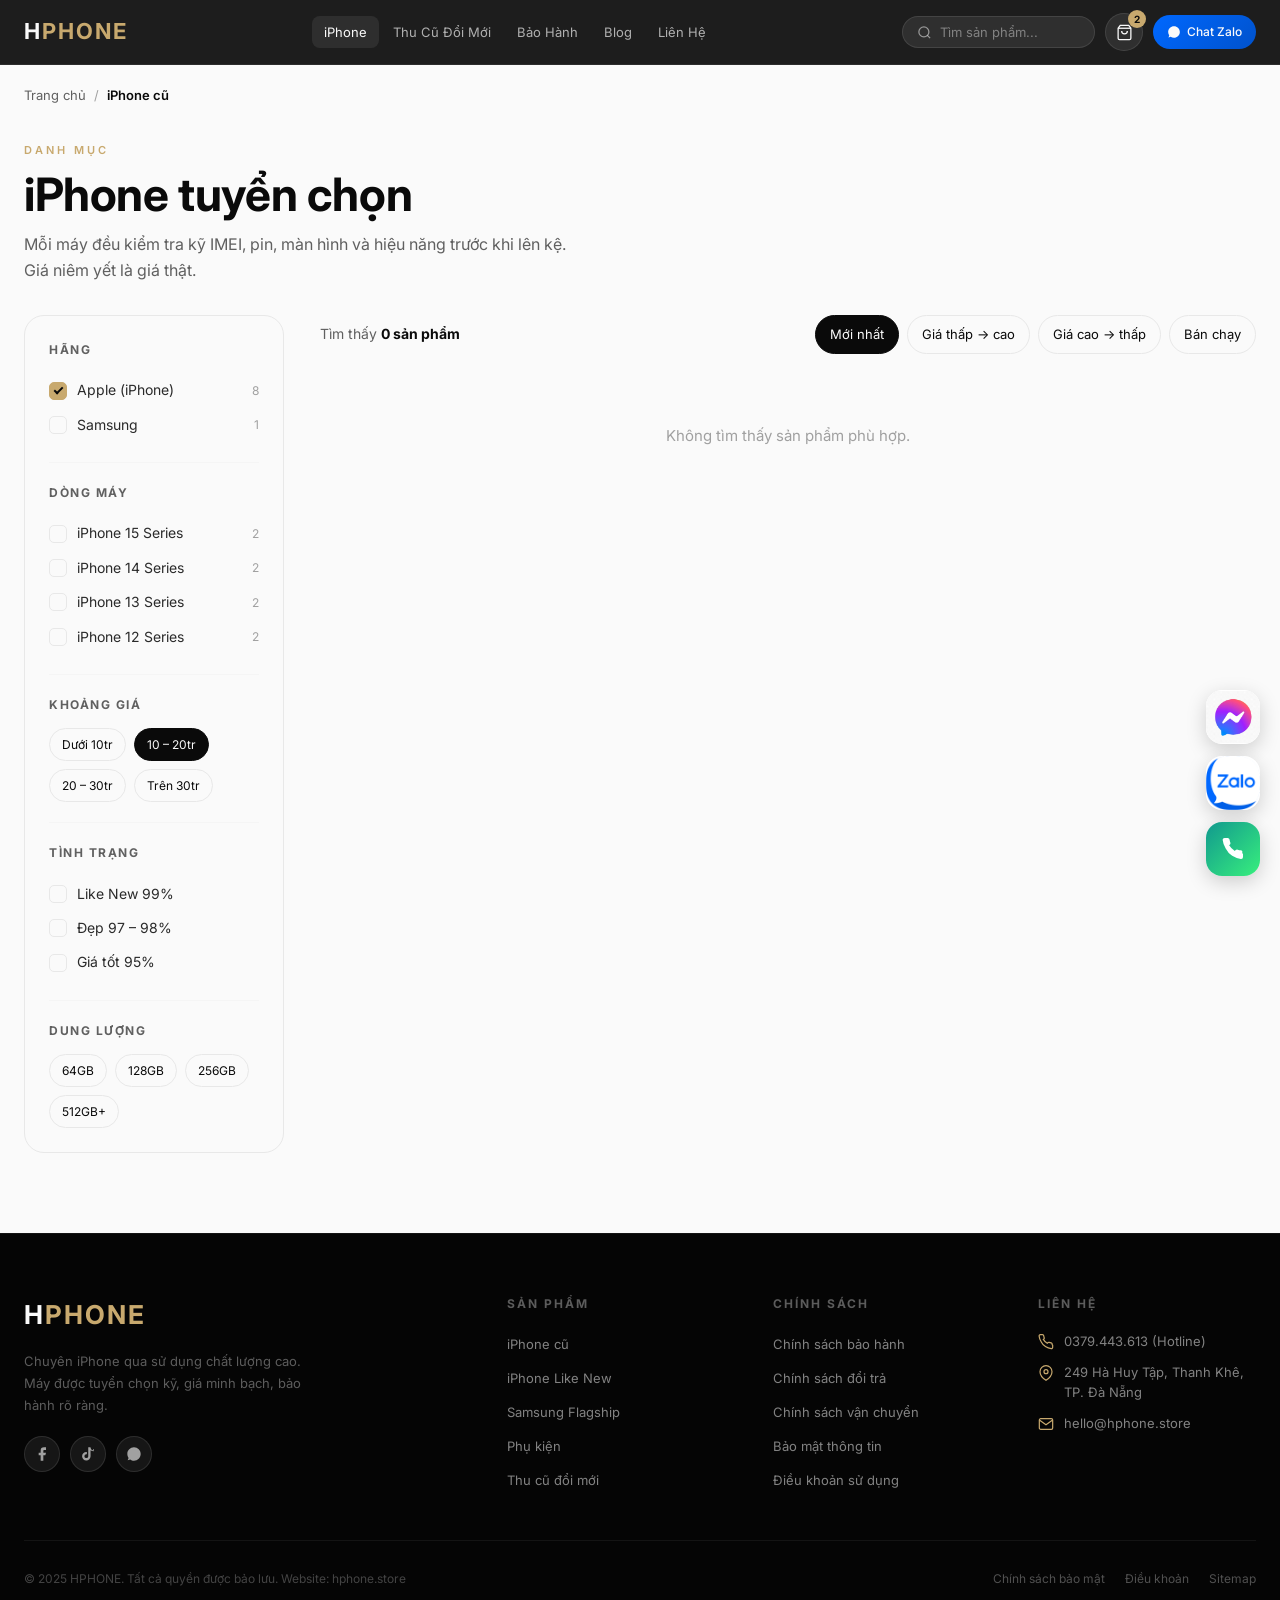
<file: danh-sach-san-pham.html>
<!DOCTYPE html>
<html lang="vi">
<head>
<meta charset="UTF-8">
<link rel="icon" type="image/x-icon" href="/favicon.ico">
<link rel="icon" type="image/svg+xml" href="/favicon.svg">
<meta name="viewport" content="width=device-width, initial-scale=1.0">
<title>iPhone cũ tuyển chọn – HPHONE</title>
<meta name="description" content="Danh sách iPhone cũ tuyển chọn tại HPHONE: đa dạng dòng máy, kiểm tra 20 bước, giá minh bạch, bảo hành rõ ràng.">
<link rel="canonical" href="https://hphone.store/danh-sach-san-pham">
<meta property="og:type" content="website">
<meta property="og:site_name" content="HPHONE">
<meta property="og:title" content="iPhone cũ tuyển chọn – HPHONE">
<meta property="og:description" content="Danh sách iPhone cũ tuyển chọn tại HPHONE: đa dạng dòng máy, kiểm tra 20 bước, giá minh bạch, bảo hành rõ ràng.">
<meta property="og:url" content="https://hphone.store/danh-sach-san-pham">
<meta name="twitter:card" content="summary">
<meta name="twitter:title" content="iPhone cũ tuyển chọn – HPHONE">
<meta name="twitter:description" content="Danh sách iPhone cũ tuyển chọn tại HPHONE: đa dạng dòng máy, kiểm tra 20 bước, giá minh bạch.">
<link rel="preconnect" href="https://fonts.googleapis.com">
<link rel="preconnect" href="https://fonts.gstatic.com" crossorigin>
<link rel="preload" as="style" href="https://fonts.googleapis.com/css2?family=Inter:wght@400;500;600;700&display=swap" onload="this.onload=null;this.rel='stylesheet'"><noscript><link rel="stylesheet" href="https://fonts.googleapis.com/css2?family=Inter:wght@400;500;600;700&display=swap"></noscript>
<link rel="stylesheet" href="/assets/style.css">
<style>

/* announce + nav */
nav{position:sticky;top:0;left:0;right:0;z-index:100;background:rgba(10,10,10,0.92);backdrop-filter:blur(20px);-webkit-backdrop-filter:blur(20px);border-bottom:1px solid rgba(255,255,255,0.07)}
.nav-inner{max-width:1280px;margin:0 auto;padding:0 24px;display:flex;align-items:center;gap:20px;height:64px}
.logo{font-family:var(--font-display);font-size:22px;font-weight:700;color:var(--white);letter-spacing:2px;text-decoration:none;flex-shrink:0}
.logo span{color:var(--accent)}
.nav-links{display:flex;gap:2px;flex:1;justify-content:center}
.nav-links a{font-size:13px;font-weight:400;color:rgba(255,255,255,0.65);text-decoration:none;padding:6px 12px;border-radius:var(--radius-sm);transition:var(--transition);white-space:nowrap}
.nav-links a:hover,.nav-links a.active{color:var(--white);background:rgba(255,255,255,0.08)}
.nav-right{display:flex;align-items:center;gap:10px;flex-shrink:0}
.nav-search{display:flex;align-items:center;gap:8px;background:rgba(255,255,255,0.08);border:1px solid rgba(255,255,255,0.1);border-radius:30px;padding:7px 14px;transition:var(--transition)}
.nav-search:hover{background:rgba(255,255,255,0.12)}
.nav-search input{background:none;border:none;outline:none;color:var(--white);font-size:13px;font-family:var(--font-body);width:140px}
.nav-search input::placeholder{color:rgba(255,255,255,0.4)}
.nav-search svg{width:15px;height:15px;stroke:rgba(255,255,255,0.5);flex-shrink:0;fill:none;stroke-width:2}
.nav-icon-btn{width:38px;height:38px;border-radius:50%;background:rgba(255,255,255,0.08);border:1px solid rgba(255,255,255,0.1);display:flex;align-items:center;justify-content:center;cursor:pointer;transition:var(--transition);text-decoration:none;color:var(--white);position:relative}
.nav-icon-btn:hover{background:rgba(255,255,255,0.15)}
.nav-icon-btn svg{width:17px;height:17px;stroke:currentColor;fill:none;stroke-width:1.8}
.nav-icon-btn .cart-badge{position:absolute;top:-4px;right:-4px;background:var(--accent);color:var(--black);font-size:10px;font-weight:700;width:18px;height:18px;border-radius:50%;display:flex;align-items:center;justify-content:center}
.zalo-btn{background:linear-gradient(135deg,#0068ff,#0052cc);border:none;padding:7px 14px;border-radius:30px;font-size:12px;font-weight:500;color:var(--white);cursor:pointer;white-space:nowrap;transition:var(--transition);text-decoration:none;display:flex;align-items:center;gap:6px}
.zalo-btn:hover{opacity:0.85;transform:translateY(-1px)}

/* breadcrumb */
.breadcrumb{max-width:1280px;margin:0 auto;padding:20px 24px 0;font-size:13px;color:var(--gray-600);display:flex;gap:8px;flex-wrap:wrap;align-items:center}
.breadcrumb a{text-decoration:none;color:var(--gray-600);transition:var(--transition)}
.breadcrumb a:hover{color:var(--accent)}
.breadcrumb span.sep{color:var(--gray-400)}
.breadcrumb span.current{color:var(--black);font-weight:600}

/* page header */
.page-head{max-width:1280px;margin:0 auto;padding:36px 24px 8px}
.page-head .section-label{font-size:11px;font-weight:600;letter-spacing:3px;text-transform:uppercase;color:var(--accent);margin-bottom:10px}
.page-head h1{font-family:var(--font-display);font-size:clamp(30px,4vw,46px);font-weight:700;line-height:1.1;letter-spacing:-0.4px}
.page-head p.sub{color:var(--gray-600);font-size:16px;margin-top:12px;max-width:560px}

/* buttons */
.btn-primary{background:var(--black);color:var(--white);font-family:var(--font-body);font-size:14px;font-weight:600;padding:14px 28px;border-radius:30px;border:none;cursor:pointer;transition:var(--transition);text-decoration:none;display:inline-flex;align-items:center;justify-content:center;gap:8px;white-space:nowrap}
.btn-primary:hover{background:var(--gray-800);transform:translateY(-2px)}
.btn-gold{background:var(--accent);color:var(--black)}
.btn-gold:hover{background:var(--accent-light)}
.btn-outline{background:transparent;color:var(--black);font-family:var(--font-body);font-size:14px;font-weight:500;padding:13px 28px;border-radius:30px;border:1px solid var(--gray-200);cursor:pointer;transition:var(--transition);text-decoration:none;display:inline-flex;align-items:center;justify-content:center;gap:8px;white-space:nowrap}
.btn-outline:hover{border-color:var(--black)}
.btn-zalo{padding:12px 16px;background:#e8f4ff;color:#0052cc;font-family:var(--font-body);font-size:13px;font-weight:600;border:1.5px solid #b3d8ff;border-radius:var(--radius-md);cursor:pointer;transition:var(--transition);white-space:nowrap;display:flex;align-items:center;justify-content:center;gap:6px;text-decoration:none}
.btn-zalo:hover{background:#d0eaff}
.btn-mess{padding:12px 16px;background:#f0eaff;color:#5200cc;font-family:var(--font-body);font-size:13px;font-weight:600;border:1.5px solid #c8b3ff;border-radius:var(--radius-md);cursor:pointer;transition:var(--transition);white-space:nowrap;display:flex;align-items:center;justify-content:center;gap:6px;text-decoration:none}
.btn-mess:hover{background:#e4d8ff}

/* generic phone mockup image block */
.phone-mock{background:linear-gradient(135deg,var(--gray-100),var(--gray-200));border-radius:var(--radius-lg);display:flex;align-items:center;justify-content:center;position:relative;overflow:hidden}
.phone-mock .inner{width:62%;aspect-ratio:0.49;background:linear-gradient(145deg,#2a2a2a,#111);border-radius:26px;display:flex;align-items:center;justify-content:center;box-shadow:0 16px 40px rgba(0,0,0,0.3);position:relative}
.phone-mock .inner::after{content:'';position:absolute;inset:0;border-radius:26px;background:linear-gradient(145deg,rgba(255,255,255,0.06),transparent 50%)}
.phone-mock .inner span{font-family:var(--font-display);font-size:13px;font-weight:600;color:rgba(255,255,255,0.78);letter-spacing:1px}
.phone-mock.samsung .inner{background:linear-gradient(145deg,#1a1a2e,#0d0d1a)}

/* badges */
.badge{font-size:10px;font-weight:600;letter-spacing:1px;padding:4px 10px;border-radius:30px;text-transform:uppercase}
.badge.dark{background:var(--black);color:var(--white)}
.badge.gold{background:var(--accent);color:var(--black)}

/* footer */
footer{background:#050505;padding:60px 24px 32px;border-top:1px solid rgba(255,255,255,0.06);margin-top:80px}
.footer-inner{max-width:1280px;margin:0 auto}
.footer-top{display:grid;grid-template-columns:2fr 1fr 1fr 1fr;gap:48px;margin-bottom:48px}
.footer-logo{font-family:var(--font-display);font-size:26px;font-weight:700;color:var(--white);letter-spacing:2px;margin-bottom:14px}
.footer-logo span{color:var(--accent)}
.footer-desc{font-size:13px;color:rgba(255,255,255,0.35);line-height:1.7;max-width:300px;margin-bottom:20px}
.footer-social{display:flex;gap:10px}
.social-link{width:36px;height:36px;border-radius:50%;background:rgba(255,255,255,0.07);border:1px solid rgba(255,255,255,0.1);display:flex;align-items:center;justify-content:center;text-decoration:none;transition:var(--transition)}
.social-link:hover{background:rgba(200,169,110,0.15);border-color:rgba(200,169,110,0.3)}
.social-link svg{width:16px;height:16px;fill:rgba(255,255,255,0.6)}
.footer-col-title{font-size:12px;font-weight:700;letter-spacing:2px;text-transform:uppercase;color:rgba(255,255,255,0.35);margin-bottom:18px}
.footer-links{list-style:none;display:flex;flex-direction:column;gap:10px}
.footer-links a{font-size:13px;color:rgba(255,255,255,0.5);text-decoration:none;transition:var(--transition)}
.footer-links a:hover{color:var(--white)}
.footer-contact-item{display:flex;align-items:flex-start;gap:10px;margin-bottom:12px}
.footer-contact-item svg{width:16px;height:16px;stroke:var(--accent);fill:none;stroke-width:1.8;flex-shrink:0;margin-top:2px}
.footer-contact-item span{font-size:13px;color:rgba(255,255,255,0.5);line-height:1.5}
.footer-bottom{border-top:1px solid rgba(255,255,255,0.06);padding-top:28px;display:flex;justify-content:space-between;align-items:center;flex-wrap:wrap;gap:12px}
.footer-copy{font-size:12px;color:rgba(255,255,255,0.25)}
.footer-policy{display:flex;gap:20px}
.footer-policy a{font-size:12px;color:rgba(255,255,255,0.3);text-decoration:none;transition:var(--transition)}
.footer-policy a:hover{color:rgba(255,255,255,0.6)}

@media(max-width:1024px){.footer-top{grid-template-columns:1fr 1fr}}
@media(max-width:768px){.nav-links,.nav-search{display:none}.footer-top{grid-template-columns:1fr}}


.pl-layout{max-width:1280px;margin:0 auto;padding:24px 24px 0;display:grid;grid-template-columns:260px 1fr;gap:36px;align-items:start}
.filters{position:sticky;top:84px;background:var(--white);border:1px solid var(--gray-200);border-radius:var(--radius-lg);padding:24px}
.filter-group{padding-bottom:20px;margin-bottom:20px;border-bottom:1px solid var(--gray-100)}
.filter-group:last-child{border-bottom:none;margin-bottom:0;padding-bottom:0}
.filter-group h4{font-size:12px;font-weight:700;letter-spacing:1.5px;text-transform:uppercase;color:var(--gray-600);margin-bottom:14px}
.filter-opt{display:flex;align-items:center;gap:10px;font-size:14px;color:var(--gray-800);padding:6px 0;cursor:pointer}
.filter-opt .box{width:18px;height:18px;border-radius:5px;border:1.5px solid var(--gray-200);flex-shrink:0;display:flex;align-items:center;justify-content:center;transition:var(--transition)}
.filter-opt.on .box{background:var(--accent);border-color:var(--accent)}
.filter-opt.on .box::after{content:'';width:5px;height:9px;border:solid var(--black);border-width:0 2px 2px 0;transform:rotate(45deg);margin-top:-2px}
.filter-opt .ct{margin-left:auto;font-size:12px;color:var(--gray-400)}
.price-pills{display:flex;flex-wrap:wrap;gap:8px}
.price-pill{font-size:12px;padding:6px 12px;border-radius:30px;border:1.5px solid var(--gray-200);cursor:pointer;transition:var(--transition)}
.price-pill:hover{border-color:var(--black)}
.price-pill.on{background:var(--black);color:var(--white);border-color:var(--black)}
.pl-main .pl-bar{display:flex;justify-content:space-between;align-items:center;margin-bottom:22px;flex-wrap:wrap;gap:12px}
.pl-bar .count{font-size:14px;color:var(--gray-600)}
.pl-bar .count b{color:var(--black)}
.pl-sort{display:flex;gap:8px;flex-wrap:wrap}
.sort-pill{font-size:13px;padding:8px 14px;border-radius:30px;border:1.5px solid var(--gray-200);cursor:pointer;transition:var(--transition)}
.sort-pill:hover{border-color:var(--black)}
.sort-pill.on{background:var(--black);color:var(--white);border-color:var(--black)}
.product-card{background:var(--white);border:1px solid var(--gray-200);border-radius:var(--radius-xl);overflow:hidden;transition:var(--transition)}
.product-card:hover{border-color:var(--gray-400);transform:translateY(-6px);box-shadow:0 20px 40px rgba(0,0,0,0.1)}
.product-card .img{aspect-ratio:1;position:relative}
.product-card .img .badge{position:absolute;top:14px;left:14px}
.pl-grid{display:grid;grid-template-columns:repeat(auto-fill,minmax(240px,1fr));gap:20px}
.product-card .body{padding:18px}
.product-card .name{font-size:15px;font-weight:600;margin-bottom:10px}
.product-card .specs{display:flex;flex-wrap:wrap;gap:6px;margin-bottom:13px}
.product-card .spec-tag{font-size:11px;font-weight:500;color:var(--gray-600);background:var(--gray-100);border-radius:6px;padding:3px 8px}
.product-card .spec-tag.hi{background:rgba(200,169,110,0.12);color:#8a6a30}
.product-card .price{font-family:var(--font-display);font-size:21px;font-weight:700;margin-bottom:13px}
.product-card .price .cur{font-family:var(--font-body);font-size:13px;font-weight:500;color:var(--gray-600);margin-left:2px}
.product-card .actions{display:flex;gap:8px}
.product-card .actions a{flex:1;text-align:center;padding:10px;font-size:13px;font-weight:500;border-radius:var(--radius-md);text-decoration:none;transition:var(--transition)}
.product-card .btn-d{background:var(--black);color:var(--white)}
.product-card .btn-d:hover{background:var(--gray-800)}
.product-card .btn-z{background:transparent;color:var(--gray-600);border:1px solid var(--gray-200);display:flex;align-items:center;justify-content:center;gap:5px}
.product-card .btn-z:hover{background:#e8f4ff;border-color:#0068ff;color:#0068ff}
.product-card .btn-buy{background:var(--accent);color:var(--black);border:none;font-weight:600}
.product-card .btn-buy:hover{background:var(--accent-light)}
.product-card .img{position:relative;overflow:hidden}
.product-card .img .add-cart-overlay{position:absolute;bottom:0;left:0;right:0;background:rgba(10,10,10,0.75);color:#fff;font-size:13px;font-weight:600;text-align:center;padding:11px;cursor:pointer;transform:translateY(100%);transition:var(--transition);display:flex;align-items:center;justify-content:center;gap:6px;border:none;width:100%}
.product-card:hover .img .add-cart-overlay{transform:translateY(0)}
.pagination{display:flex;justify-content:center;gap:8px;margin-top:44px}
.page-btn{width:42px;height:42px;border-radius:50%;border:1.5px solid var(--gray-200);display:flex;align-items:center;justify-content:center;font-size:14px;font-weight:600;cursor:pointer;transition:var(--transition);background:var(--white)}
.page-btn:hover{border-color:var(--black)}
.page-btn.on{background:var(--black);color:var(--white);border-color:var(--black)}
@media(max-width:900px){.pl-layout{grid-template-columns:1fr}.filters{position:static}}


/* ── MOBILE MENU ── */
.nav-hamburger{display:none;width:38px;height:38px;border-radius:50%;background:rgba(255,255,255,0.08);border:1px solid rgba(255,255,255,0.1);align-items:center;justify-content:center;cursor:pointer;flex-shrink:0;padding:0}
.nav-hamburger svg{width:18px;height:18px;stroke:var(--white);fill:none;stroke-width:2;stroke-linecap:round;transition:opacity 0.2s}
.nav-hamburger .icon-close{display:none}
.nav-hamburger.open .icon-open{display:none}
.nav-hamburger.open .icon-close{display:block}
.mobile-drawer{position:fixed;top:0;left:0;right:0;bottom:0;z-index:99;display:flex;flex-direction:column;pointer-events:none}
.mobile-drawer-bg{position:absolute;inset:0;background:rgba(0,0,0,0.6);opacity:0;transition:opacity 0.3s;cursor:pointer}
.mobile-drawer-panel{position:absolute;top:0;right:0;width:min(320px,85vw);height:100%;background:#0f0f0f;border-left:1px solid rgba(255,255,255,0.08);display:flex;flex-direction:column;transform:translateX(100%);transition:transform 0.3s cubic-bezier(0.4,0,0.2,1);overflow-y:auto}
.mobile-drawer.open{pointer-events:all}
.mobile-drawer.open .mobile-drawer-bg{opacity:1}
.mobile-drawer.open .mobile-drawer-panel{transform:translateX(0)}
.mobile-drawer-head{display:flex;align-items:center;justify-content:space-between;padding:20px 20px 16px;border-bottom:1px solid rgba(255,255,255,0.07);flex-shrink:0}
.mobile-drawer-logo{font-family:var(--font-display);font-size:20px;font-weight:700;color:var(--white);letter-spacing:2px;text-decoration:none}
.mobile-drawer-logo span{color:var(--accent)}
.mobile-drawer-close{width:34px;height:34px;border-radius:50%;background:rgba(255,255,255,0.07);border:1px solid rgba(255,255,255,0.1);display:flex;align-items:center;justify-content:center;cursor:pointer;color:var(--white);flex-shrink:0}
.mobile-drawer-close svg{width:16px;height:16px;stroke:currentColor;fill:none;stroke-width:2;stroke-linecap:round}
.mobile-drawer-search{padding:16px 20px;border-bottom:1px solid rgba(255,255,255,0.07);flex-shrink:0}
.mobile-search-box{display:flex;align-items:center;gap:10px;background:rgba(255,255,255,0.07);border:1px solid rgba(255,255,255,0.1);border-radius:12px;padding:10px 14px}
.mobile-search-box svg{width:16px;height:16px;stroke:rgba(255,255,255,0.4);fill:none;stroke-width:2;flex-shrink:0}
.mobile-search-box input{background:none;border:none;outline:none;color:var(--white);font-size:14px;font-family:var(--font-body);width:100%}
.mobile-search-box input::placeholder{color:rgba(255,255,255,0.35)}
.mobile-drawer-nav{flex:1;padding:8px 0}
.mobile-nav-link{display:flex;align-items:center;gap:14px;padding:14px 20px;color:rgba(255,255,255,0.75);text-decoration:none;font-size:15px;font-weight:400;transition:background 0.15s,color 0.15s;border-left:3px solid transparent}
.mobile-nav-link:hover{background:rgba(255,255,255,0.05);color:var(--white)}
.mobile-nav-link.active{color:var(--accent);border-left-color:var(--accent);background:rgba(200,169,110,0.06)}
.mobile-nav-link svg{width:18px;height:18px;stroke:currentColor;fill:none;stroke-width:1.7;flex-shrink:0;opacity:0.7}
.mobile-drawer-footer{padding:16px 20px;border-top:1px solid rgba(255,255,255,0.07);flex-shrink:0}
.mobile-drawer-zalo{display:flex;align-items:center;justify-content:center;gap:8px;width:100%;padding:13px;background:linear-gradient(135deg,#0068ff,#0052cc);border:none;border-radius:12px;color:#fff;font-family:var(--font-body);font-size:14px;font-weight:600;cursor:pointer;text-decoration:none;transition:opacity 0.2s}
.mobile-drawer-zalo:hover{opacity:0.88}
.mobile-drawer-phone{display:flex;align-items:center;justify-content:center;gap:8px;margin-top:10px;padding:11px;background:rgba(255,255,255,0.05);border:1px solid rgba(255,255,255,0.1);border-radius:12px;color:rgba(255,255,255,0.75);font-size:14px;font-weight:500;text-decoration:none;transition:background 0.15s}
.mobile-drawer-phone:hover{background:rgba(255,255,255,0.09);color:var(--white)}
.mobile-drawer-phone svg,.mobile-drawer-zalo svg{width:17px;height:17px;fill:currentColor;flex-shrink:0}
body.drawer-open{overflow:hidden}
@media(max-width:768px){
  .nav-hamburger{display:flex}
  .nav-links{display:none!important}
  .nav-search{display:none!important}
}

</style>
<link rel="preconnect" href="https://pkmigreebudnbfkujplu.supabase.co">
<link rel="dns-prefetch" href="https://pkmigreebudnbfkujplu.supabase.co">
<script>
const _SB_URL="https://pkmigreebudnbfkujplu.supabase.co";
const _SB_KEY="eyJhbGciOiJIUzI1NiIsInR5cCI6IkpXVCJ9.eyJpc3MiOiJzdXBhYmFzZSIsInJlZiI6InBrbWlncmVlYnVkbmJma3VqcGx1Iiwicm9sZSI6ImFub24iLCJpYXQiOjE3ODAwNTAyMjYsImV4cCI6MjA5NTYyNjIyNn0.Bb9Y6-FKshYfmxUrEU8GJfJKnnrbJ--vMtXzAwCHFns";
function createSbClient(url,key){var hdr={apikey:key,Authorization:'Bearer '+key};return{from:function(t){var _s='*',_f=[],_o='',_l='';var q={select:function(s){_s=s||'*';return q;},eq:function(c,v){_f.push(c+'=eq.'+encodeURIComponent(v));return q;},neq:function(c,v){_f.push(c+'=neq.'+encodeURIComponent(v));return q;},order:function(c,o){_o='order='+c+'.'+(o&&o.ascending===false?'desc':'asc');return q;},limit:function(n){_l='limit='+n;return q;},single:function(){return _r(true);},maybeSingle:function(){return _r(true);},then:function(a,b){return _r(false).then(a,b);},catch:function(b){return _r(false).catch(b);}};function _r(one){var p=['select='+encodeURIComponent(_s)].concat(_f);if(_o)p.push(_o);if(_l)p.push(_l);return fetch(url+'/rest/v1/'+t+'?'+p.join('&'),{headers:hdr}).then(function(r){if(!r.ok)return r.text().then(function(x){return{data:null,error:{message:x}};});return r.json().then(function(a){return{data:one?(a[0]||null):a,error:null};});}).catch(function(e){return{data:null,error:e};});}return q;}};}</script>
<style>
@keyframes spin{to{transform:rotate(360deg)}}
.loading-spinner{width:36px;height:36px;border:3px solid #e8e8e8;border-top-color:#c8a96e;border-radius:50%;animation:spin 0.8s linear infinite;margin:0 auto 16px}
</style>
<script type="text/javascript">
    (function(c,l,a,r,i,t,y){
        c[a]=c[a]||function(){(c[a].q=c[a].q||[]).push(arguments)};
        t=l.createElement(r);t.async=1;t.src="https://www.clarity.ms/tag/"+i;
        y=l.getElementsByTagName(r)[0];y.parentNode.insertBefore(t,y);
    })(window, document, "clarity", "script", "xe4466lyyp");
</script>
</head>
<body>
<nav>
  <div class="nav-inner">
    <a href="index.html" class="logo">H<span>PHONE</span></a>
    <div class="nav-links">
      <a href="danh-sach-san-pham.html" class="active">iPhone</a>
      <a href="thu-cu-doi-moi.html">Thu Cũ Đổi Mới</a>
      <a href="bao-hanh.html">Bảo Hành</a>
      <a href="blog.html">Blog</a>
      <a href="lien-he.html">Liên Hệ</a>
    </div>
    <div class="nav-right">
      <div class="nav-search">
        <svg viewBox="0 0 24 24"><circle cx="11" cy="11" r="8"/><path d="m21 21-4.35-4.35"/></svg>
        <input type="text" placeholder="Tìm sản phẩm...">
      </div>
      <a href="gio-hang.html" class="nav-icon-btn" aria-label="Giỏ hàng">
        <svg viewBox="0 0 24 24"><path d="M6 2 3 6v14a2 2 0 0 0 2 2h14a2 2 0 0 0 2-2V6l-3-4z"/><line x1="3" y1="6" x2="21" y2="6"/><path d="M16 10a4 4 0 0 1-8 0"/></svg>
        <span class="cart-badge">2</span>
      </a>
      <a href="#" class="zalo-btn"><svg width="14" height="14" viewBox="0 0 24 24" fill="currentColor"><path d="M12 2C6.48 2 2 6.48 2 12c0 2.17.7 4.19 1.87 5.83L2.5 21.5l3.83-1.33C7.83 21.33 9.85 22 12 22c5.52 0 10-4.48 10-10S17.52 2 12 2z"/></svg> Chat Zalo</a>
      <button class="nav-hamburger" id="navHamburger" aria-label="Mở menu">
        <svg viewBox="0 0 24 24" class="icon-open"><line x1="3" y1="6" x2="21" y2="6"/><line x1="3" y1="12" x2="21" y2="12"/><line x1="3" y1="18" x2="21" y2="18"/></svg>
        <svg viewBox="0 0 24 24" class="icon-close"><line x1="18" y1="6" x2="6" y2="18"/><line x1="6" y1="6" x2="18" y2="18"/></svg>
      </button>
    </div>
  </div>
</nav>

<div class="breadcrumb">
  <a href="trang-chu">Trang chủ</a><span class="sep">/</span><span class="current">iPhone cũ</span>
</div>
<div class="page-head">
  <div class="section-label">Danh mục</div>
  <h1>iPhone tuyển chọn</h1>
  <p class="sub">Mỗi máy đều kiểm tra kỹ IMEI, pin, màn hình và hiệu năng trước khi lên kệ. Giá niêm yết là giá thật.</p>
</div>

<div class="pl-layout">
  <!-- FILTERS -->
  <aside class="filters">
    <div class="filter-group">
      <h4>Hãng</h4>
      <div class="filter-opt on"><span class="box"></span>Apple (iPhone) <span class="ct">8</span></div>
      <div class="filter-opt"><span class="box"></span>Samsung <span class="ct">1</span></div>
    </div>
    <div class="filter-group">
      <h4>Dòng máy</h4>
      <div class="filter-opt"><span class="box"></span>iPhone 15 Series <span class="ct">2</span></div>
      <div class="filter-opt"><span class="box"></span>iPhone 14 Series <span class="ct">2</span></div>
      <div class="filter-opt"><span class="box"></span>iPhone 13 Series <span class="ct">2</span></div>
      <div class="filter-opt"><span class="box"></span>iPhone 12 Series <span class="ct">2</span></div>
    </div>
    <div class="filter-group">
      <h4>Khoảng giá</h4>
      <div class="price-pills">
        <span class="price-pill">Dưới 10tr</span>
        <span class="price-pill on">10 – 20tr</span>
        <span class="price-pill">20 – 30tr</span>
        <span class="price-pill">Trên 30tr</span>
      </div>
    </div>
    <div class="filter-group">
      <h4>Tình trạng</h4>
      <div class="filter-opt"><span class="box"></span>Like New 99%</div>
      <div class="filter-opt"><span class="box"></span>Đẹp 97 – 98%</div>
      <div class="filter-opt"><span class="box"></span>Giá tốt 95%</div>
    </div>
    <div class="filter-group">
      <h4>Dung lượng</h4>
      <div class="price-pills">
        <span class="price-pill">64GB</span>
        <span class="price-pill">128GB</span>
        <span class="price-pill">256GB</span>
        <span class="price-pill">512GB+</span>
      </div>
    </div>
  </aside>

  <!-- MAIN -->
  <div class="pl-main">
    <div class="pl-bar">
      <div class="count">Tìm thấy <b id="plCount">...</b></div>
      <div class="pl-sort">
        <span class="sort-pill on">Mới nhất</span>
        <span class="sort-pill">Giá thấp → cao</span>
        <span class="sort-pill">Giá cao → thấp</span>
        <span class="sort-pill">Bán chạy</span>
      </div>
    </div>
    <div class="pl-grid" id="plGrid">
      <div style="grid-column:1/-1;padding:64px;text-align:center;color:var(--gray-400)">
        <div class="loading-spinner"></div>Đang tải sản phẩm...
      </div>
    </div>
    <div class="pagination" id="plPagination" style="display:none">
      <div class="page-btn">‹</div>
      <div class="page-btn on">1</div>
      <div class="page-btn">2</div>
      <div class="page-btn">3</div>
      <div class="page-btn">›</div>
    </div>
  </div>
</div>

<footer>
  <div class="footer-inner">
    <div class="footer-top">
      <div>
        <div class="footer-logo">H<span>PHONE</span></div>
        <p class="footer-desc">Chuyên iPhone qua sử dụng chất lượng cao. Máy được tuyển chọn kỹ, giá minh bạch, bảo hành rõ ràng.</p>
        <div class="footer-social">
          <a href="https://www.facebook.com/hphone.iphonedanang" target="_blank" class="social-link" aria-label="Facebook"><svg viewBox="0 0 24 24"><path d="M18 2h-3a5 5 0 0 0-5 5v3H7v4h3v8h4v-8h3l1-4h-4V7a1 1 0 0 1 1-1h3z"/></svg></a>
          <a href="#" class="social-link" aria-label="TikTok"><svg viewBox="0 0 24 24"><path d="M19.59 6.69a4.83 4.83 0 0 1-3.77-4.25V2h-3.45v13.67a2.89 2.89 0 0 1-2.88 2.5 2.89 2.89 0 0 1-2.89-2.89 2.89 2.89 0 0 1 2.89-2.89c.28 0 .54.04.79.1V9.01a6.33 6.33 0 0 0-.79-.05 6.34 6.34 0 0 0-6.34 6.34 6.34 6.34 0 0 0 6.34 6.34 6.34 6.34 0 0 0 6.33-6.34l-.01-8.83a8.18 8.18 0 0 0 4.78 1.52V4.56a4.85 4.85 0 0 1-1-.13z"/></svg></a>
          <a href="#" class="social-link" aria-label="Zalo"><svg viewBox="0 0 24 24"><path d="M12 2C6.48 2 2 6.48 2 12c0 2.17.7 4.19 1.87 5.83L2.5 21.5l3.83-1.33C7.83 21.33 9.85 22 12 22c5.52 0 10-4.48 10-10S17.52 2 12 2z"/></svg></a>
        </div>
      </div>
      <div>
        <div class="footer-col-title">Sản phẩm</div>
        <ul class="footer-links">
          <li><a href="danh-sach-san-pham.html">iPhone cũ</a></li>
          <li><a href="danh-sach-san-pham.html">iPhone Like New</a></li>
          <li><a href="danh-sach-san-pham.html">Samsung Flagship</a></li>
          <li><a href="danh-sach-san-pham.html">Phụ kiện</a></li>
          <li><a href="thu-cu-doi-moi.html">Thu cũ đổi mới</a></li>
        </ul>
      </div>
      <div>
        <div class="footer-col-title">Chính sách</div>
        <ul class="footer-links">
          <li><a href="bao-hanh.html">Chính sách bảo hành</a></li>
          <li><a href="bao-hanh.html">Chính sách đổi trả</a></li>
          <li><a href="#">Chính sách vận chuyển</a></li>
          <li><a href="#">Bảo mật thông tin</a></li>
          <li><a href="#">Điều khoản sử dụng</a></li>
        </ul>
      </div>
      <div>
        <div class="footer-col-title">Liên hệ</div>
        <div class="footer-contact-item"><svg viewBox="0 0 24 24"><path d="M22 16.92v3a2 2 0 0 1-2.18 2 19.79 19.79 0 0 1-8.63-3.07A19.5 19.5 0 0 1 4.69 11.5a19.79 19.79 0 0 1-3.07-8.67A2 2 0 0 1 3.62 1h3a2 2 0 0 1 2 1.72 12.84 12.84 0 0 0 .7 2.81 2 2 0 0 1-.45 2.11L8 8.09a16 16 0 0 0 5.83 5.83l.83-.83a2 2 0 0 1 2.11-.45 12.84 12.84 0 0 0 2.81.7A2 2 0 0 1 21.17 16z"/></svg><span>0379.443.613 (Hotline)</span></div>
        <div class="footer-contact-item"><svg viewBox="0 0 24 24"><path d="M21 10c0 7-9 13-9 13s-9-6-9-13a9 9 0 0 1 18 0z"/><circle cx="12" cy="10" r="3"/></svg><span>249 Hà Huy Tập, Thanh Khê,<br>TP. Đà Nẵng</span></div>
        <div class="footer-contact-item"><svg viewBox="0 0 24 24"><path d="M4 4h16c1.1 0 2 .9 2 2v12c0 1.1-.9 2-2 2H4c-1.1 0-2-.9-2-2V6c0-1.1.9-2 2-2z"/><polyline points="22,6 12,13 2,6"/></svg><span>hello@hphone.store</span></div>
      </div>
    </div>
    <div class="footer-bottom">
      <div class="footer-copy">© 2025 HPHONE. Tất cả quyền được bảo lưu. Website: hphone.store</div>
      <div class="footer-policy"><a href="#">Chính sách bảo mật</a><a href="#">Điều khoản</a><a href="#">Sitemap</a></div>
    </div>
  </div>
</footer>


<script>
(async function(){
  const sb = createSbClient(_SB_URL, _SB_KEY);
  let allProducts = [];

  async function loadAll(){
    // Chỉ lấy cột cần cho thẻ sản phẩm — KHÔNG lấy images[]/description/variants
    // (chỉ trang chi tiết cần) để tránh tải hàng MB ảnh base64 → trắng danh sách.
    const {data,error} = await sb.from('products').select('id,name,slug,short,brand,storage,battery,condition,badge,price,old_price,status,img').order('id',{ascending:false});
    allProducts = (!error && data) ? data : [];
    render();
  }

  let filterBrand='all', filterStatus='all', filterStorage='all', filterPrice='all', sortBy='newest';
  let searchQ = '';

  function render(){
    let list = allProducts.filter(p => {
      if(filterBrand==='apple' && p.brand!=='apple') return false;
      if(filterBrand==='samsung' && p.brand!=='samsung') return false;
      if(filterStatus==='instock' && p.status!=='instock') return false;
      if(filterStatus==='outofstock' && p.status!=='outofstock') return false;
      if(filterStorage!=='all'){
        const s = (p.storage||'').toLowerCase();
        if(filterStorage==='64' && !s.includes('64')) return false;
        if(filterStorage==='128' && !s.includes('128')) return false;
        if(filterStorage==='256' && !s.includes('256')) return false;
        if(filterStorage==='512' && !s.includes('512') && !s.includes('1t')) return false;
      }
      if(filterPrice!=='all'){
        const price = parseInt(String(p.price).replace(/[^\d]/g,''));
        if(filterPrice==='under10' && price>=10000000) return false;
        if(filterPrice==='10to20' && (price<10000000 || price>=20000000)) return false;
        if(filterPrice==='20to30' && (price<20000000 || price>=30000000)) return false;
        if(filterPrice==='over30' && price<30000000) return false;
      }
      if(searchQ && !p.name.toLowerCase().includes(searchQ)) return false;
      return true;
    });
    if(sortBy==='asc') list.sort((a,b)=>parseInt(String(a.price).replace(/[^\d]/g,''))-parseInt(String(b.price).replace(/[^\d]/g,'')));
    if(sortBy==='desc') list.sort((a,b)=>parseInt(String(b.price).replace(/[^\d]/g,''))-parseInt(String(a.price).replace(/[^\d]/g,'')));

    document.getElementById('plCount').innerHTML = list.length + ' sản phẩm';
    const grid = document.getElementById('plGrid');
    if(!list.length){
      grid.innerHTML='<div style="grid-column:1/-1;padding:48px;text-align:center;color:var(--gray-400)">Không tìm thấy sản phẩm phù hợp.</div>';
      return;
    }
    grid.innerHTML = list.map(p => {
      const isLikeNew = (p.badge||'').toLowerCase().includes('like new') || (p.condition||'').toLowerCase().includes('like new');
      const badgeCls = isLikeNew ? 'gold' : 'dark';
      const imgBlock = p.img
        ? `<div class="phone-mock img" style="position:relative"><img src="${p.img}" loading="lazy" style="width:100%;height:100%;object-fit:cover;position:absolute;inset:0;border-radius:var(--radius-lg)"><button class="add-cart-overlay" onclick="addToCart(${JSON.stringify(p).replace(/"/g,'&quot;')})"><svg width="15" height="15" viewBox="0 0 24 24" fill="none" stroke="currentColor" stroke-width="2"><path d="M6 2 3 6v14a2 2 0 0 0 2 2h14a2 2 0 0 0 2-2V6l-3-4z"/><line x1="3" y1="6" x2="21" y2="6"/><path d="M16 10a4 4 0 0 1-8 0"/></svg> Thêm vào giỏ</button></div>`
        : `<div class="phone-mock${p.brand==='samsung'?' samsung':''} img"><div class="inner"><span>${p.short||p.name}</span></div><button class="add-cart-overlay" onclick="addToCart(${JSON.stringify(p).replace(/"/g,'&quot;')})"><svg width="15" height="15" viewBox="0 0 24 24" fill="none" stroke="currentColor" stroke-width="2"><path d="M6 2 3 6v14a2 2 0 0 0 2 2h14a2 2 0 0 0 2-2V6l-3-4z"/><line x1="3" y1="6" x2="21" y2="6"/><path d="M16 10a4 4 0 0 1-8 0"/></svg> Thêm vào giỏ</button></div>`;
      return `<div class="product-card">
        ${imgBlock}
        <div class="body">
          <div class="name">${p.name}</div>
          <div class="specs">
            ${p.storage?`<span class="spec-tag">${p.storage}</span>`:''}
            ${p.battery?`<span class="spec-tag hi">Pin ${p.battery}</span>`:''}
            ${p.condition?`<span class="spec-tag">${p.condition}</span>`:''}
            ${p.status==='outofstock'?'<span class="spec-tag" style="background:#fbeae8;color:#c0392b">Hết hàng</span>':''}
          </div>
          <div class="price">${p.price}<span class="cur">₫</span>${p.old_price?`<span style="font-size:13px;font-family:var(--font-body);font-weight:400;color:var(--gray-400);text-decoration:line-through;margin-left:8px">${p.old_price}₫</span>`:''}</div>
          <div class="actions">
            <a href="/${p.slug||p.id}" class="btn-d">Xem chi tiết</a>
            <a href="#" class="btn-z btn-buy" onclick="event.preventDefault();buyNow(${JSON.stringify(p).replace(/"/g,'&quot;')})">
              Mua ngay
            </a>
          </div>
        </div>
      </div>`;
    }).join('');
  }

  // Filter interactions
  document.querySelectorAll('.filter-opt').forEach(o => o.addEventListener('click', function(){
    this.classList.toggle('on');
    const txt = this.textContent.trim().toLowerCase();
    if(txt.startsWith('apple')) filterBrand = this.classList.contains('on') ? 'apple' : 'all';
    if(txt.startsWith('samsung')) filterBrand = this.classList.contains('on') ? 'samsung' : 'all';
    render();
  }));
  document.querySelectorAll('.price-pill').forEach(p => p.addEventListener('click', function(){
    const txt = this.textContent.trim();
    const map = {'Dưới 10tr':'under10','10 – 20tr':'10to20','20 – 30tr':'20to30','Trên 30tr':'over30'};
    const val = map[txt];
    if(val){
      const wasOn = this.classList.contains('on');
      document.querySelectorAll('.price-pill').forEach(x=>x.classList.remove('on'));
      if(!wasOn){ this.classList.add('on'); filterPrice=val; } else { filterPrice='all'; }
    }
    const storageMap = {'64GB':'64','128GB':'128','256GB':'256','512GB+':'512'};
    const sv = storageMap[txt];
    if(sv){
      const wasOn = this.classList.contains('on');
      document.querySelectorAll('.price-pill').forEach(x=>{ if(storageMap[x.textContent.trim()]) x.classList.remove('on'); });
      if(!wasOn){ this.classList.add('on'); filterStorage=sv; } else { filterStorage='all'; }
    }
    render();
  }));
  document.querySelectorAll('.sort-pill').forEach(s => s.addEventListener('click', function(){
    document.querySelectorAll('.sort-pill').forEach(x=>x.classList.remove('on'));
    this.classList.add('on');
    const txt = this.textContent.trim();
    if(txt.includes('thấp → cao')) sortBy='asc';
    else if(txt.includes('cao → thấp')) sortBy='desc';
    else sortBy='newest';
    render();
  }));

  // Search — gõ realtime lọc ngay, Enter hoặc click icon cũng lọc
  const searchInput = document.querySelector('.nav-search input');
  if(searchInput){
    searchInput.addEventListener('input', function(){
      searchQ = this.value.trim().toLowerCase();
      render();
    });
    searchInput.addEventListener('keydown', function(e){
      if(e.key==='Enter'){ searchQ=this.value.trim().toLowerCase(); render(); }
    });
    const searchIcon = document.querySelector('.nav-search svg');
    if(searchIcon){ searchIcon.style.cursor='pointer'; searchIcon.addEventListener('click', function(){ searchQ=searchInput.value.trim().toLowerCase(); render(); }); }
  }

  // ── ĐỌC ?q= TỪ URL (redirect từ trang chủ) ──
  const urlParams = new URLSearchParams(window.location.search);
  const urlQ = urlParams.get('q');
  if(urlQ){
    searchQ = urlQ.trim().toLowerCase();
    // Pre-fill vào nav search input
    const si = document.querySelector('.nav-search input');
    if(si){ si.value = urlQ.trim(); }
    // Cập nhật page heading
    const sub = document.querySelector('.page-head p.sub');
    if(sub) sub.textContent = 'Kết quả tìm kiếm cho: "' + urlQ.trim() + '"';
  }

  loadAll();
})();

function addToCart(p) {
  let cart = JSON.parse(localStorage.getItem('hphone_cart') || '[]');
  const idx = cart.findIndex(x => x.id === p.id);
  if(idx > -1) { cart[idx].qty = (cart[idx].qty || 1) + 1; }
  else { cart.push({...p, qty: 1}); }
  localStorage.setItem('hphone_cart', JSON.stringify(cart));
  // Cập nhật badge
  const badge = document.querySelector('.cart-badge');
  if(badge) badge.textContent = cart.reduce((s,x)=>s+(x.qty||1),0);
  // Toast thông báo
  const toast = document.createElement('div');
  toast.textContent = '✓ Đã thêm vào giỏ hàng';
  toast.style.cssText = 'position:fixed;bottom:24px;left:50%;transform:translateX(-50%);background:#0a0a0a;color:#fff;padding:12px 24px;border-radius:30px;font-size:14px;font-weight:600;z-index:9999;box-shadow:0 8px 24px rgba(0,0,0,0.2)';
  document.body.appendChild(toast);
  setTimeout(()=>toast.remove(), 2000);
}

function buyNow(p) {
  addToCart(p);
  window.location.href = 'gio-hang.html';
}
</script>

<script src="/assets/app.js" defer></script>

<!-- MOBILE DRAWER -->
<div class="mobile-drawer" id="mobileDrawer">
  <div class="mobile-drawer-bg" id="mobileDrawerBg"></div>
  <div class="mobile-drawer-panel">
    <div class="mobile-drawer-head">
      <a href="/index.html" class="mobile-drawer-logo">H<span>PHONE</span></a>
      <button class="mobile-drawer-close" id="mobileDrawerClose" aria-label="Đóng menu"><svg viewBox="0 0 24 24"><line x1="18" y1="6" x2="6" y2="18"/><line x1="6" y1="6" x2="18" y2="18"/></svg></button>
    </div>
    <div class="mobile-drawer-search">
      <div class="mobile-search-box">
        <svg viewBox="0 0 24 24" fill="none" stroke-width="2"><circle cx="11" cy="11" r="8"/><path d="m21 21-4.35-4.35"/></svg>
        <input type="text" id="mobileSearchInput" placeholder="Tìm iPhone..." autocomplete="off">
      </div>
    </div>
    <nav class="mobile-drawer-nav">
      <a href="/danh-sach-san-pham.html" class="mobile-nav-link active"><svg viewBox="0 0 24 24"><rect x="2" y="7" width="20" height="14" rx="2"/><path d="M16 7V5a2 2 0 0 0-2-2h-4a2 2 0 0 0-2 2v2"/></svg>iPhone</a>
      <a href="/thu-cu-doi-moi.html" class="mobile-nav-link"><svg viewBox="0 0 24 24"><polyline points="1 4 1 10 7 10"/><polyline points="23 20 23 14 17 14"/><path d="M20.49 9A9 9 0 0 0 5.64 5.64L1 10m22 4l-4.64 4.36A9 9 0 0 1 3.51 15"/></svg>Thu Cũ Đổi Mới</a>
      <a href="/bao-hanh.html" class="mobile-nav-link"><svg viewBox="0 0 24 24"><path d="M12 22s8-4 8-10V5l-8-3-8 3v7c0 6 8 10 8 10z"/></svg>Bảo Hành</a>
      <a href="/blog.html" class="mobile-nav-link"><svg viewBox="0 0 24 24"><path d="M2 3h6a4 4 0 0 1 4 4v14a3 3 0 0 0-3-3H2z"/><path d="M22 3h-6a4 4 0 0 0-4 4v14a3 3 0 0 1 3-3h7z"/></svg>Blog</a>
      <a href="/lien-he.html" class="mobile-nav-link"><svg viewBox="0 0 24 24"><path d="M22 16.92v3a2 2 0 0 1-2.18 2 19.79 19.79 0 0 1-8.63-3.07A19.5 19.5 0 0 1 4.69 12 19.79 19.79 0 0 1 1.62 3.33A2 2 0 0 1 3.62 1h3a2 2 0 0 1 2 1.72c.127.96.361 1.903.7 2.81a2 2 0 0 1-.45 2.11L8.09 8.91a16 16 0 0 0 5.99 5.99l.91-.91a2 2 0 0 1 2.11-.45c.907.339 1.85.573 2.81.7A2 2 0 0 1 22 16.92z"/></svg>Liên Hệ</a>
    </nav>
    <div class="mobile-drawer-footer">
      <a href="https://zalo.me/0379443613" target="_blank" rel="noopener" class="mobile-drawer-zalo"><svg viewBox="0 0 24 24"><path d="M12 2C6.48 2 2 6.48 2 12c0 2.17.7 4.19 1.87 5.83L2.5 21.5l3.83-1.33C7.83 21.33 9.85 22 12 22c5.52 0 10-4.48 10-10S17.52 2 12 2z"/></svg>Chat Zalo</a>
      <a href="tel:0379443613" class="mobile-drawer-phone"><svg viewBox="0 0 24 24"><path d="M22 16.92v3a2 2 0 0 1-2.18 2 19.79 19.79 0 0 1-8.63-3.07A19.5 19.5 0 0 1 4.69 12 19.79 19.79 0 0 1 1.62 3.33A2 2 0 0 1 3.62 1h3a2 2 0 0 1 2 1.72c.127.96.361 1.903.7 2.81a2 2 0 0 1-.45 2.11L8.09 8.91a16 16 0 0 0 5.99 5.99l.91-.91a2 2 0 0 1 2.11-.45c.907.339 1.85.573 2.81.7A2 2 0 0 1 22 16.92z"/></svg>Gọi ngay</a>
    </div>
  </div>
</div>

<!-- hp-float-widget : Zalo / Messenger / Gọi (CSS dùng chung trong /assets/style.css) -->
<div class="hp-float">
  <a href="https://m.me/hphone.iphonedanang" target="_blank" rel="noopener" class="hp-fbtn" aria-label="Chat Messenger">
    <span class="hp-tip">Nhắn tin Messenger</span>
    <img src="/messenger-icon.jpg" alt="Messenger" loading="lazy">
  </a>
  <a href="https://zalo.me/0379443613" target="_blank" rel="noopener" class="hp-fbtn" aria-label="Chat Zalo">
    <span class="hp-tip">Chat Zalo</span>
    <img src="/zalo-icon.webp" alt="Zalo" loading="lazy">
  </a>
  <a href="tel:0379443613" class="hp-fbtn hp-phone" aria-label="Gọi điện">
    <span class="hp-tip">0379.443.613</span>
    <svg viewBox="0 0 24 24" xmlns="http://www.w3.org/2000/svg"><path d="M22 16.92v3a2 2 0 0 1-2.18 2 19.79 19.79 0 0 1-8.63-3.07A19.5 19.5 0 0 1 4.69 11.5a19.79 19.79 0 0 1-3.07-8.67A2 2 0 0 1 3.62 1h3a2 2 0 0 1 2 1.72c.127.96.361 1.903.7 2.81a2 2 0 0 1-.45 2.11L8 8.09a16 16 0 0 0 5.83 5.83l.83-.83a2 2 0 0 1 2.11-.45c.907.339 1.85.573 2.81.7A2 2 0 0 1 21.17 16z"/></svg>
  </a>
</div>

<!-- hp-search-autocomplete : dropdown gợi ý sản phẩm (CSS/JS dùng chung trong /assets) -->
<script src="/assets/search-autocomplete.js" defer></script>

</body>
</html>
</file>
<file: assets/style.css>
/* assets/style.css — CSS dùng chung cho toàn site HPHONE
   Tách ra từ phần trùng lặp giữa các trang để browser cache 1 lần,
   dùng lại cho mọi trang thay vì tải lại mỗi khi chuyển trang. */

*,*::before,*::after{box-sizing:border-box;margin:0;padding:0}
:root{
  --black:#0a0a0a;
  --white:#fafafa;
  --gray-100:#f5f5f5;
  --gray-200:#e8e8e8;
  --gray-400:#a0a0a0;
  --gray-600:#606060;
  --gray-800:#2a2a2a;
  --accent:#c8a96e;
  --accent-light:#e8d5a8;
  --font-display:'Inter',sans-serif;
  --font-body:'Inter',sans-serif;
  --radius-sm:8px;
  --radius-md:14px;
  --radius-lg:20px;
  --radius-xl:28px;
  --transition:0.3s cubic-bezier(0.4,0,0.2,1);
}
html{scroll-behavior:smooth}
html{overflow-x:hidden}
body{font-family:var(--font-body);background:var(--white);color:var(--black);font-size:15px;line-height:1.6;overflow-x:hidden}
a{color:inherit}

/* ── hp-float-widget : Zalo / Messenger / Gọi ── */
.hp-float{position:fixed;bottom:24px;right:20px;z-index:9999;display:flex;flex-direction:column;align-items:center;gap:12px}
.hp-fbtn{position:relative;width:54px;height:54px;border-radius:16px;display:flex;align-items:center;justify-content:center;text-decoration:none;background:#fff;box-shadow:0 6px 20px rgba(0,0,0,.18);transition:transform .2s ease,box-shadow .2s ease;overflow:hidden}
.hp-fbtn:hover{transform:translateY(-3px) scale(1.06);box-shadow:0 10px 28px rgba(0,0,0,.26)}
.hp-fbtn img{width:100%;height:100%;object-fit:contain}
.hp-fbtn.hp-phone{background:linear-gradient(135deg,#11998e,#38ef7d)}
.hp-fbtn.hp-phone svg{width:24px;height:24px;fill:#fff}
.hp-fbtn .hp-tip{position:absolute;right:64px;top:50%;transform:translateY(-50%);background:rgba(10,10,10,.88);color:#fff;font-size:12px;font-weight:500;padding:6px 11px;border-radius:8px;white-space:nowrap;opacity:0;pointer-events:none;transition:opacity .2s}
.hp-fbtn:hover .hp-tip{opacity:1}
.hp-fbtn.hp-phone::after{content:'';position:absolute;inset:-4px;border-radius:18px;border:2px solid rgba(56,239,125,.55);animation:hp-ring 1.8s ease-out infinite}
@keyframes hp-ring{0%{transform:scale(1);opacity:.8}100%{transform:scale(1.35);opacity:0}}
@media(max-width:600px){.hp-float{bottom:18px;right:14px}.hp-fbtn{width:48px;height:48px}}

/* ── hp-search-autocomplete : dropdown gợi ý sản phẩm ở ô tìm kiếm ── */
.nav-search{position:relative}
.hp-ac{position:absolute;top:calc(100% + 10px);right:0;width:340px;max-width:82vw;background:#fff;border-radius:14px;box-shadow:0 14px 44px rgba(0,0,0,.3);overflow:hidden;z-index:1000;display:none;font-family:var(--font-body,'Inter',Arial,sans-serif);text-align:left}
.hp-ac.open{display:block}
.hp-ac-item{display:flex;align-items:center;gap:12px;padding:10px 14px;text-decoration:none;color:#0a0a0a;border-bottom:1px solid #f1f1f1;cursor:pointer;transition:background .15s}
.hp-ac-item:last-of-type{border-bottom:none}
.hp-ac-item:hover,.hp-ac-item.active{background:#f5f5f5}
.hp-ac-thumb{width:44px;height:44px;border-radius:10px;object-fit:cover;background:#f0f0f0;flex-shrink:0}
.hp-ac-info{min-width:0;flex:1}
.hp-ac-name{font-size:13px;font-weight:600;line-height:1.3;white-space:nowrap;overflow:hidden;text-overflow:ellipsis}
.hp-ac-meta{font-size:12.5px;color:#8a6a30;font-weight:700;margin-top:3px}
.hp-ac-sub{color:#999;font-weight:400;font-size:11px}
.hp-ac-foot{display:block;padding:11px 14px;text-align:center;font-size:12px;font-weight:600;color:#0a0a0a;background:#fafafa;text-decoration:none;border-top:1px solid #eee}
.hp-ac-foot:hover{background:#eee}
.hp-ac-empty{padding:20px 14px;text-align:center;font-size:13px;color:#999}
.hp-ac-loading{padding:18px;text-align:center;font-size:12px;color:#bbb}
@media(max-width:600px){.hp-ac{width:290px}}
</file>
